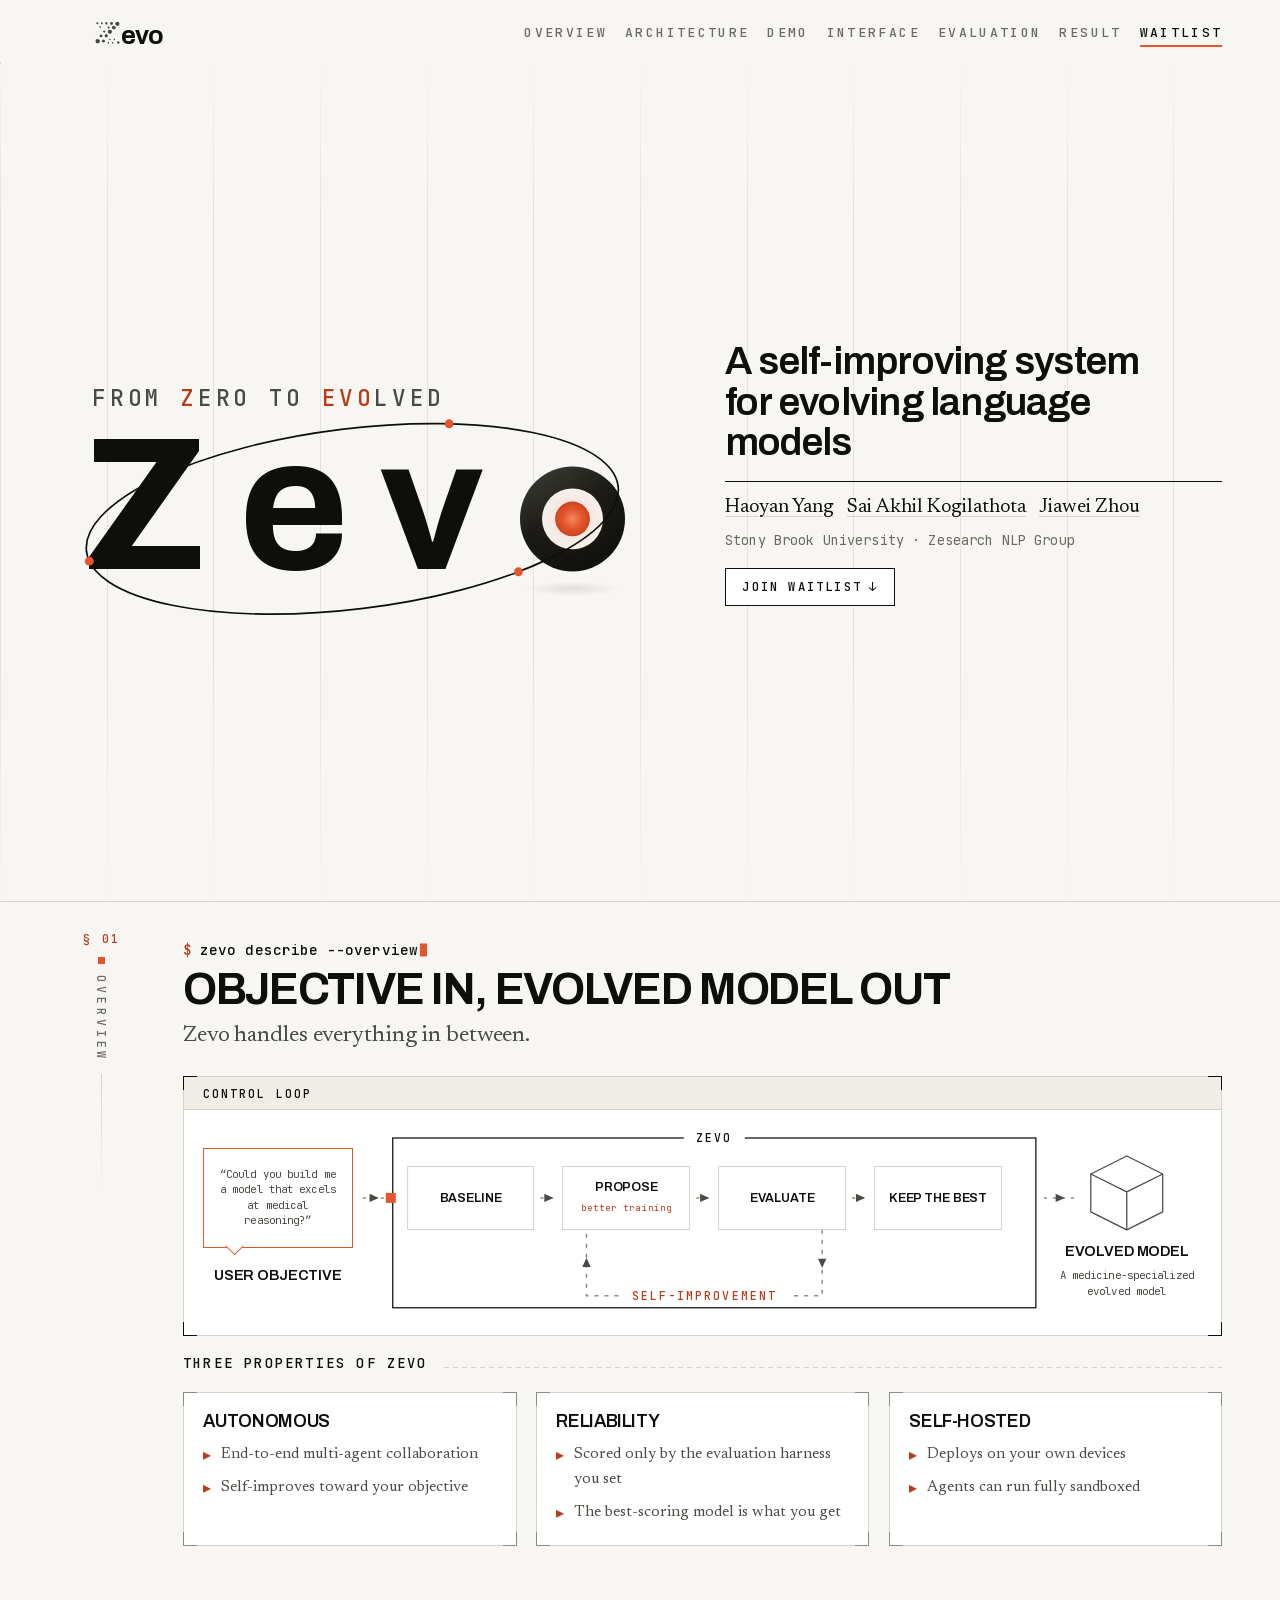
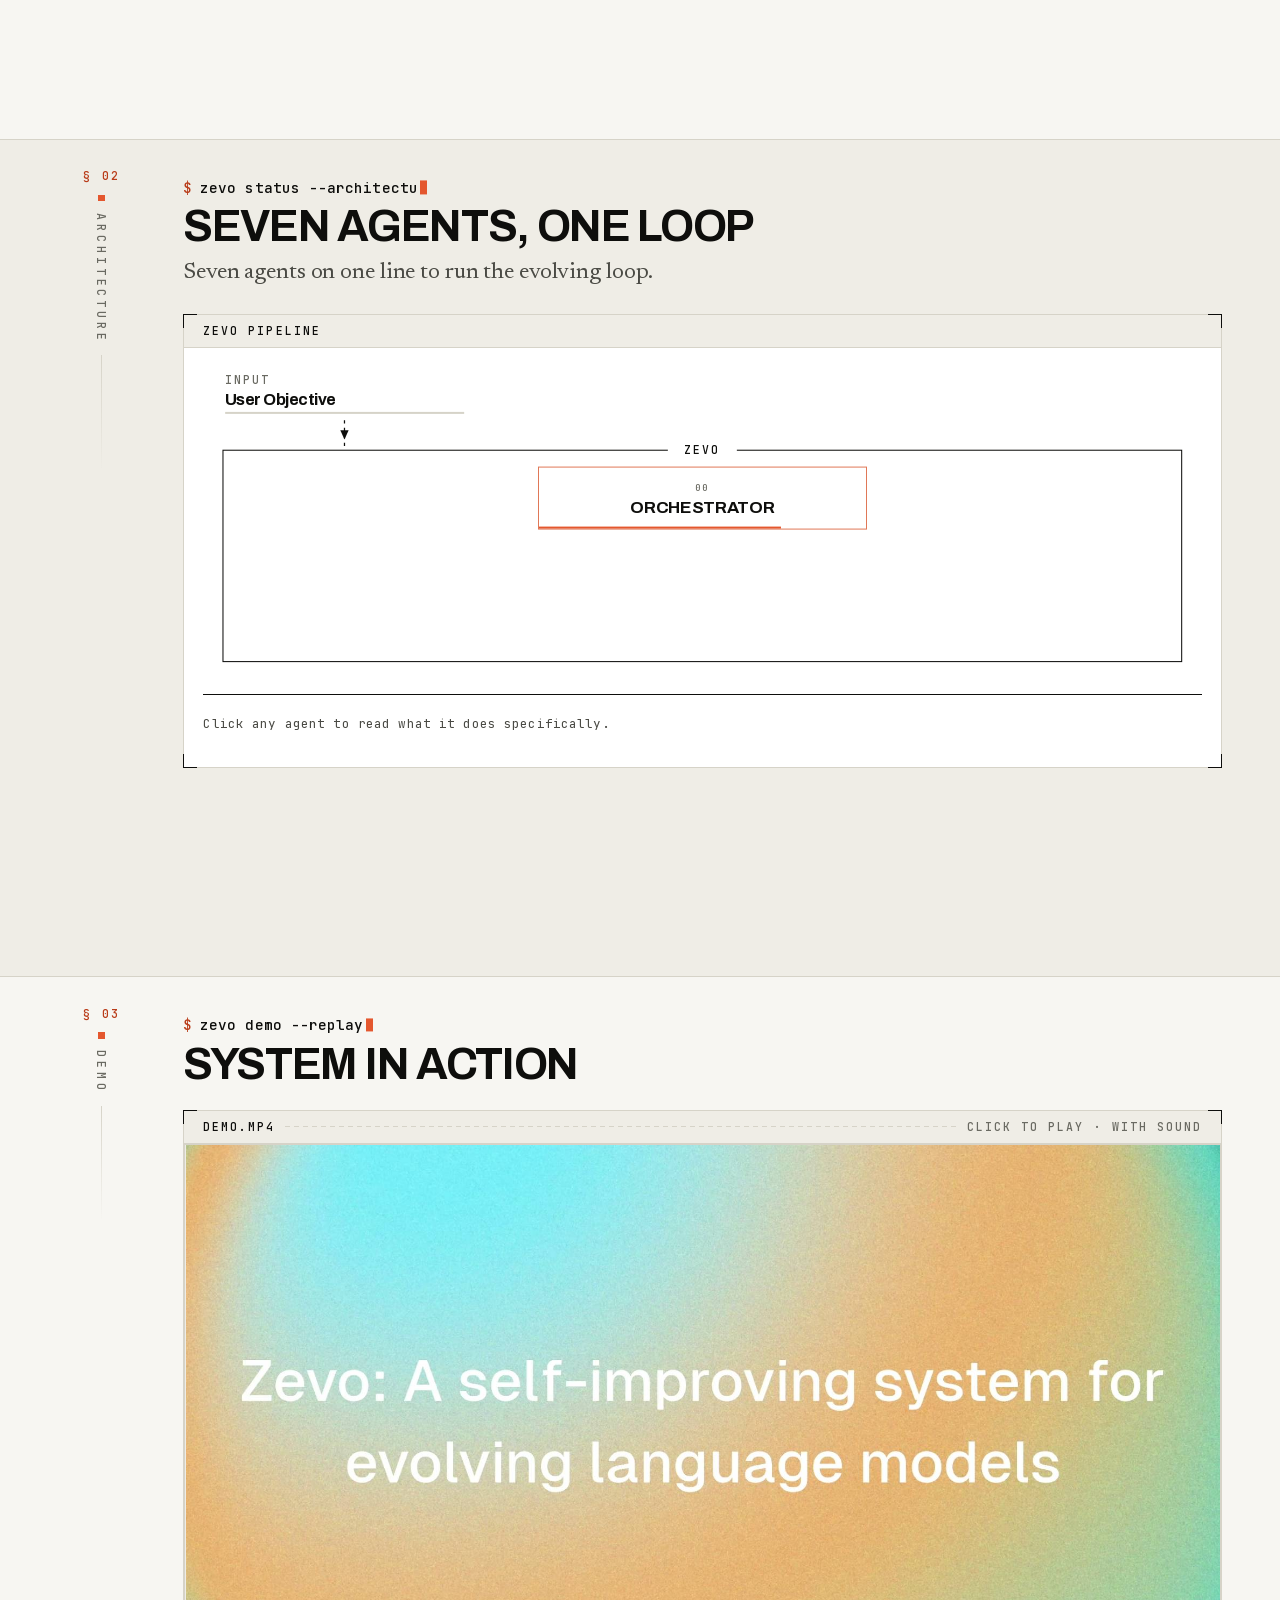
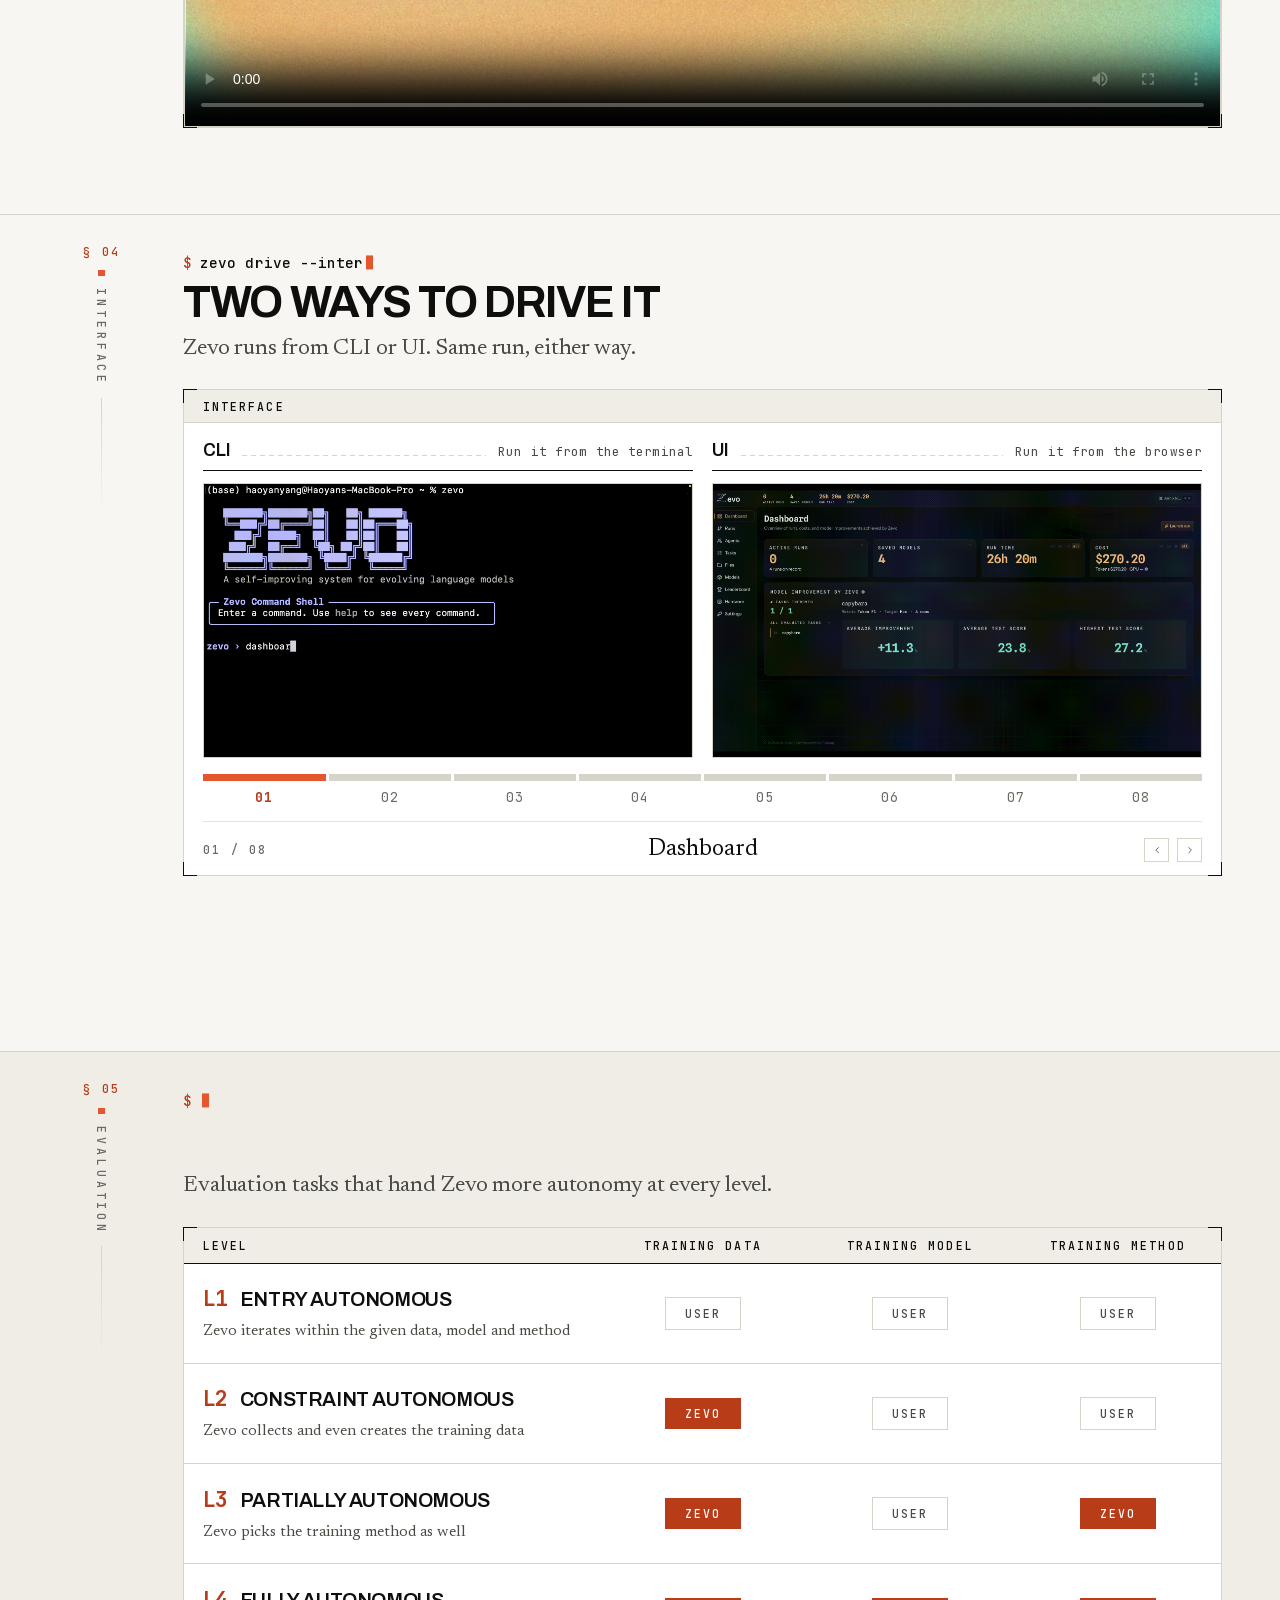
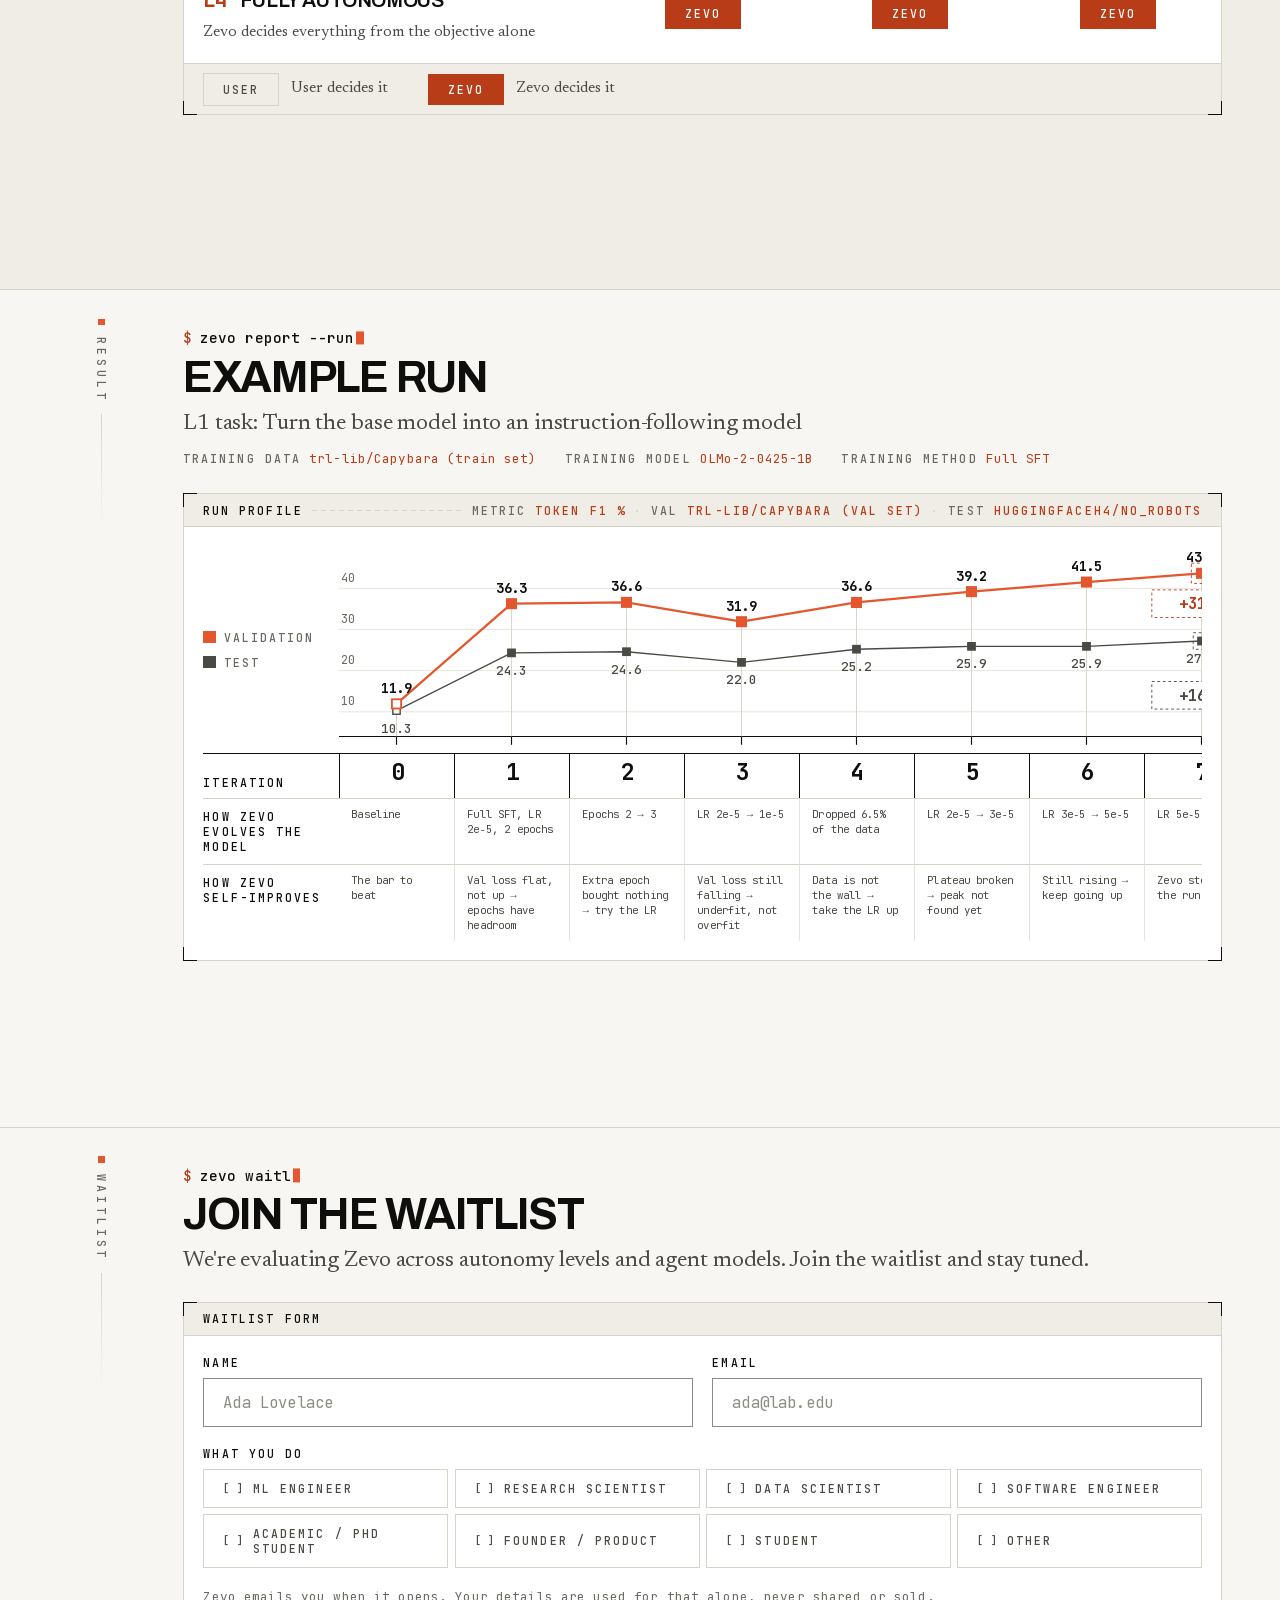
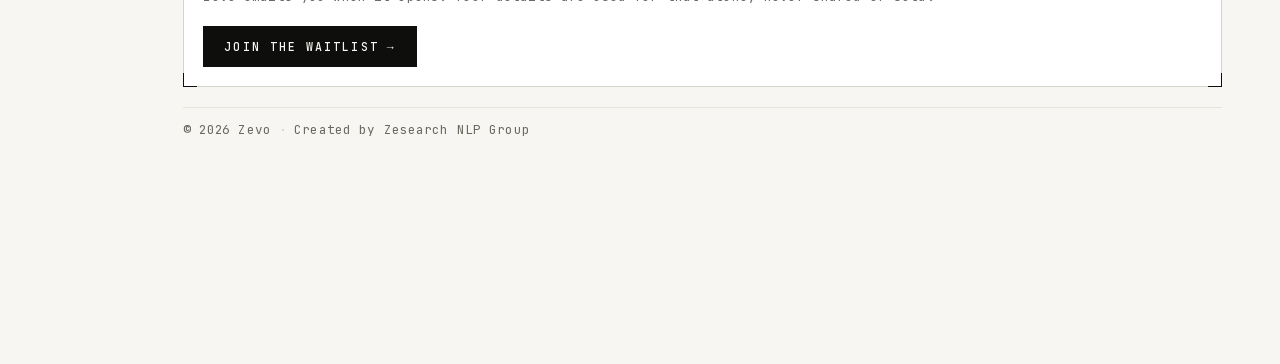
<file: index.html>
<!DOCTYPE html><!--lHns8SIu2EwBgJkXTcrl7--><html lang="en" class="__variable_2aad3c __variable_fb7d4f __variable_898c26 __variable_7611f3" style="--accent:#e4572e"><head><meta charSet="utf-8"/><meta name="viewport" content="width=device-width, initial-scale=1"/><link rel="preload" href="/_next/static/media/1a4aa50920b5315c-s.p.woff2" as="font" crossorigin="" type="font/woff2"/><link rel="preload" href="/_next/static/media/4b9bb515ce6d026f-s.p.woff2" as="font" crossorigin="" type="font/woff2"/><link rel="preload" href="/_next/static/media/558ca1a6aa3cb55e-s.p.woff2" as="font" crossorigin="" type="font/woff2"/><link rel="preload" href="/_next/static/media/5611c55482296524-s.p.woff2" as="font" crossorigin="" type="font/woff2"/><link rel="preload" href="/_next/static/media/966913bad25267a8-s.p.woff2" as="font" crossorigin="" type="font/woff2"/><link rel="preload" href="/_next/static/media/cd21efaca8026c00-s.p.woff2" as="font" crossorigin="" type="font/woff2"/><link rel="preload" as="image" href="/zevo-z.png"/><link rel="preload" as="image" href="/demos/cli-dashboard.gif"/><link rel="preload" as="image" href="/demos/ui-dashboard.gif"/><link rel="stylesheet" href="/_next/static/css/d5e0dd6acba599d2.css" data-precedence="next"/><link rel="stylesheet" href="/_next/static/css/24a6a4460e94649e.css" data-precedence="next"/><link rel="preload" as="script" fetchPriority="low" href="/_next/static/chunks/webpack-47a034d0d0f8ba83.js"/><script src="/_next/static/chunks/c7879cf7-c19b5d874770bbb7.js" async=""></script><script src="/_next/static/chunks/508-01af1d5586d23b75.js" async=""></script><script src="/_next/static/chunks/main-app-c6f4c97162b7fdfc.js" async=""></script><script src="/_next/static/chunks/a15d6827-5249830d63aa8efe.js" async=""></script><script src="/_next/static/chunks/941-52b110ec8b11964a.js" async=""></script><script src="/_next/static/chunks/app/page-4280e3c445c7ed9d.js" async=""></script><meta name="next-size-adjust" content=""/><title>Zevo — From Zero to Evolved</title><meta name="description" content="Zevo is a self-improving multi-agent system for evolving language models. Hand it a task, a test set and an eval harness; seven agents run the fine-tuning loop and keep only the checkpoints that score higher."/><meta name="author" content="Haoyan Yang"/><meta name="author" content="Sai Akhil Kogilathota"/><meta name="author" content="Jiawei Zhou"/><meta name="keywords" content="Zevo,self-improving agents,multi-agent systems,language model fine-tuning,Zesearch NLP Group,Stony Brook University"/><meta property="og:title" content="Zevo — From Zero to Evolved"/><meta property="og:description" content="A self-improving multi-agent system for evolving language models, from the Zesearch NLP Group at Stony Brook University."/><meta property="og:type" content="article"/><meta name="twitter:card" content="summary"/><meta name="twitter:title" content="Zevo — From Zero to Evolved"/><meta name="twitter:description" content="A self-improving multi-agent system for evolving language models, from the Zesearch NLP Group at Stony Brook University."/><link rel="icon" href="/icon.svg?2bb713b9a23e4a56" type="image/svg+xml" sizes="any"/><script src="/_next/static/chunks/polyfills-42372ed130431b0a.js" noModule=""></script></head><body class="min-h-screen bg-paper text-ink antialiased"><div hidden=""><!--$--><!--/$--></div><div class="relative"><header class="sticky top-0 z-50 transition-[background-color,border-color] duration-300 border-b border-transparent bg-transparent"><div class="shell flex h-[var(--bar-h)] items-center justify-between gap-4"><a aria-label="Zevo — back to the top" class="group ms-[var(--cover-inset)] flex min-w-0 items-end" href="/"><img src="/zevo-z.png" alt="" class="ms-[0.478rem] h-8 w-auto mix-blend-multiply"/><span class="-ml-[0.14em] font-display text-[1.6rem] font-bold leading-none tracking-[-0.05em] text-ink transition-colors group-hover:text-deep">evo</span></a><div class="flex min-w-0 items-center gap-2 sm:gap-4"><nav aria-label="Sections" class="hidden min-w-0 lg:block"><ul class="flex items-center gap-x-[clamp(0.5rem,1.4vw,1.35rem)] overflow-x-auto"><li class="shrink-0"><a aria-current="true" class="u-label inline-flex border-b-2 pb-1 pt-1.5 text-[0.82rem] transition-colors border-signal text-ink" href="/#overview">Overview</a></li><li class="shrink-0"><a class="u-label inline-flex border-b-2 pb-1 pt-1.5 text-[0.82rem] transition-colors border-transparent text-faint hover:text-ink" href="/#architecture">Architecture</a></li><li class="shrink-0"><a class="u-label inline-flex border-b-2 pb-1 pt-1.5 text-[0.82rem] transition-colors border-transparent text-faint hover:text-ink" href="/#demo">Demo</a></li><li class="shrink-0"><a class="u-label inline-flex border-b-2 pb-1 pt-1.5 text-[0.82rem] transition-colors border-transparent text-faint hover:text-ink" href="/#interface">Interface</a></li><li class="shrink-0"><a class="u-label inline-flex border-b-2 pb-1 pt-1.5 text-[0.82rem] transition-colors border-transparent text-faint hover:text-ink" href="/#evaluation">Evaluation</a></li><li class="shrink-0"><a class="u-label inline-flex border-b-2 pb-1 pt-1.5 text-[0.82rem] transition-colors border-transparent text-faint hover:text-ink" href="/#result">Result</a></li><li class="shrink-0"><a class="u-label inline-flex border-b-2 pb-1 pt-1.5 text-[0.82rem] transition-colors border-transparent text-faint hover:text-ink" href="/#waitlist">Waitlist</a></li></ul></nav></div></div><div aria-hidden="true" class="absolute inset-x-0 bottom-[-1px] h-[2px] origin-left bg-signal" style="transform:scaleX(0)"></div></header><section id="cover" aria-label="Zevo — From Zero to Evolved" class="relative h-[calc(100svh-var(--bar-h))] min-h-[26rem] w-full overflow-hidden bg-paper"><div aria-hidden="true" class="absolute inset-0 z-0" style="background-image:repeating-linear-gradient(to right, var(--hair) 0 1px, transparent 1px calc(100% / 12));mask-image:linear-gradient(to bottom, transparent, black 18%, black 72%, transparent);-webkit-mask-image:linear-gradient(to bottom, transparent, black 18%, black 72%, transparent)"></div><div class="absolute inset-0 z-10 transition-opacity duration-500"><canvas aria-hidden="true" class="absolute inset-0 h-full w-full"></canvas><div class="pointer-events-none absolute inset-x-0 bottom-[8%] z-10 flex flex-col items-center"><div class="u-pixel flex items-center gap-[max(0.85rem,1.5vw)] text-[clamp(1rem,1.75vw,1.95rem)] text-ink"><span>Zero</span><div class="flex h-[clamp(12px,2.1vh,24px)] gap-[max(2px,0.22vw)]" aria-hidden="true"><span class="h-full w-[clamp(10px,1.1vw,20px)] bg-rule"></span><span class="h-full w-[clamp(10px,1.1vw,20px)] bg-rule"></span><span class="h-full w-[clamp(10px,1.1vw,20px)] bg-rule"></span><span class="h-full w-[clamp(10px,1.1vw,20px)] bg-rule"></span><span class="h-full w-[clamp(10px,1.1vw,20px)] bg-rule"></span><span class="h-full w-[clamp(10px,1.1vw,20px)] bg-rule"></span><span class="h-full w-[clamp(10px,1.1vw,20px)] bg-rule"></span><span class="h-full w-[clamp(10px,1.1vw,20px)] bg-rule"></span><span class="h-full w-[clamp(10px,1.1vw,20px)] bg-rule"></span><span class="h-full w-[clamp(10px,1.1vw,20px)] bg-rule"></span><span class="h-full w-[clamp(10px,1.1vw,20px)] bg-rule"></span><span class="h-full w-[clamp(10px,1.1vw,20px)] bg-rule"></span><span class="h-full w-[clamp(10px,1.1vw,20px)] bg-rule"></span><span class="h-full w-[clamp(10px,1.1vw,20px)] bg-rule"></span></div><span>Evolved</span></div><p class="u-pixel mt-[2vh] text-center text-[clamp(0.88rem,1.35vw,1.5rem)] text-faint" aria-hidden="true">0%</p></div></div><div style="visibility:hidden;opacity:0" class="pointer-events-none absolute inset-0 z-20"><div class="shell shell-cover flex h-full flex-col pb-[2vh] pt-[1vh]"><div class="flex flex-1 items-center"><div class="flex w-full flex-col items-stretch gap-y-[clamp(1.25rem,3.5vh,2.75rem)] lg:flex-row lg:items-end lg:gap-x-[104px]"><div class="@container min-w-0 lg:basis-0 lg:grow-[51.95]"><p data-brand-item="true" class="ms-[0.366em] u-label-lg text-[clamp(0.95rem,3.4vw,1.4rem)] text-quiet lg:text-[min(4.22cqw,7.6svh)]">From <span class="zevo-mark">Z</span>ero to <span class="zevo-mark">Evo</span>lved</p><div data-wordmark="true" class="mt-[clamp(0.5rem,1.6vh,1.25rem)] font-display lg:mt-[2.28cqw] text-[clamp(3rem,min(18vw,16vh),8rem)] font-bold leading-[0.85] tracking-[-0.055em] lg:text-[min(35.2cqw,64svh)]"><span data-logo-box="true" class="relative inline-block align-baseline"><svg data-logo-back="true" class="pointer-events-none absolute left-0 top-0 z-0 h-full w-full overflow-visible"><defs><linearGradient id="zBody" x1="0.22" y1="0" x2="0.82" y2="1"><stop offset="0%" stop-color="#3a3a34"></stop><stop offset="42%" stop-color="#1a1a16"></stop><stop offset="100%" stop-color="#0e0e0c"></stop></linearGradient><radialGradient id="zOrb"><stop offset="0%" stop-color="#f0895f"></stop><stop offset="55.00000000000001%" stop-color="#e4572e"></stop><stop offset="86%" stop-color="#d84a22"></stop><stop offset="100%" stop-color="#c2401c"></stop></radialGradient><radialGradient id="zBloom"><stop offset="0%" stop-color="#e4572e" stop-opacity="0.34"></stop><stop offset="18%" stop-color="#e4572e" stop-opacity="0.2"></stop><stop offset="36%" stop-color="#e4572e" stop-opacity="0.1"></stop><stop offset="56%" stop-color="#e4572e" stop-opacity="0.05"></stop><stop offset="78%" stop-color="#e4572e" stop-opacity="0.015"></stop><stop offset="100%" stop-color="#e4572e" stop-opacity="0"></stop></radialGradient><radialGradient id="zShadow"><stop offset="0%" stop-color="#0e0e0c" stop-opacity="0.22"></stop><stop offset="100%" stop-color="#0e0e0c" stop-opacity="0"></stop></radialGradient><mask id="zHole" maskUnits="userSpaceOnUse" x="-200" y="-200" width="400" height="400"><rect x="-200" y="-200" width="400" height="400" fill="#fff"></rect><circle data-hole="true" cx="0" cy="0" r="0" fill="#000"></circle></mask></defs><path data-ring-back="true" d="" fill="none" stroke="#0e0e0c" stroke-linecap="round"></path></svg><span class="relative z-10"><span data-wordmark-text="true" class="text-ink">Zev</span><span data-o="true" class="text-transparent" style="opacity:0">o</span></span><svg data-logo-front="true" class="pointer-events-none absolute left-0 top-0 z-20 h-full w-full overflow-visible"><g data-robot="true"><ellipse data-shadow="true" cx="0" cy="133" rx="90" ry="14" fill="url(#zShadow)"></ellipse><g data-head="true"><ellipse cx="0" cy="-152" rx="72" ry="59" fill="url(#zBody)"></ellipse><circle cx="7" cy="-133" r="32.583333333333336" fill="url(#zBloom)"></circle><circle cx="7" cy="-133" r="8.5" fill="url(#zOrb)"></circle></g><circle cx="0" cy="0" r="100" fill="url(#zBody)" mask="url(#zHole)"></circle><circle data-navel-bloom="true" cx="9" cy="3" r="92" fill="url(#zBloom)"></circle><g data-navel-ring="true"><circle cx="9" cy="3" r="47" fill="none" stroke="#e4572e" stroke-opacity="0.034" stroke-width="6.75"></circle><circle cx="9" cy="3" r="47" fill="none" stroke="#e4572e" stroke-opacity="0.068" stroke-width="3.3000000000000003"></circle><circle cx="9" cy="3" r="47" fill="none" stroke="#e4572e" stroke-opacity="0.28900000000000003" stroke-width="1.5"></circle></g><circle data-navel-core="true" cx="9" cy="3" r="24" fill="url(#zOrb)"></circle></g><path data-ring-front="true" d="" fill="none" stroke="#0e0e0c" stroke-linecap="round"></path></svg></span></div></div><div class="@container min-w-0 lg:basis-0 lg:grow-[48.05] lg:pb-[1vh]"><p data-brand-item="true" class="u-display-sm w-fit border-b border-ink pb-[clamp(1rem,2.4vh,1.75rem)] text-[clamp(1.5rem,5.2vw,2.2rem)] lg:pb-[3.7cqw] lg:text-[7.77cqw]"><span class="block">A self-improving system</span><span class="block">for evolving language models</span></p><div data-brand-item="true" class="pt-3 lg:pt-[1.97cqw]"><ul class="flex flex-wrap items-baseline gap-x-4 gap-y-1 lg:gap-x-[2.62cqw]"><li><a href="mailto:haoyan.yang@stonybrook.edu" class="font-text text-[clamp(1.05rem,1.6vw,1.5rem)] text-ink underline lg:text-[3.94cqw] decoration-rule decoration-1 underline-offset-4 transition-colors hover:decoration-signal hover:text-deep">Haoyan Yang</a></li><li><a href="mailto:saiakhil121@gmail.com" class="font-text text-[clamp(1.05rem,1.6vw,1.5rem)] text-ink underline lg:text-[3.94cqw] decoration-rule decoration-1 underline-offset-4 transition-colors hover:decoration-signal hover:text-deep">Sai Akhil Kogilathota</a></li><li><a href="mailto:jiawei.zhou.1@stonybrook.edu" class="font-text text-[clamp(1.05rem,1.6vw,1.5rem)] text-ink underline lg:text-[3.94cqw] decoration-rule decoration-1 underline-offset-4 transition-colors hover:decoration-signal hover:text-deep">Jiawei Zhou</a></li></ul><p class="u-caption mt-2 text-[clamp(0.8rem,1.16vw,1.05rem)] text-faint lg:mt-[1.31cqw] lg:text-[2.75cqw]">Stony Brook University · Zesearch NLP Group</p></div><div data-brand-item="true" class="mt-[clamp(0.9rem,2.2vh,1.5rem)] flex flex-wrap items-center gap-3 lg:mt-[3.4cqw] lg:gap-[1.97cqw]"><a href="#waitlist" class="u-label group inline-flex items-center gap-2 border border-ink bg-plate px-5 py-3 text-[0.94rem] text-ink transition-colors hover:border-deep hover:text-deep lg:gap-[1.31cqw] lg:px-[3.28cqw] lg:py-[1.97cqw] lg:text-[2.47cqw]">Join waitlist<span aria-hidden="true" class="transition-transform group-hover:translate-y-0.5">↓</span></a></div></div></div></div></div></div></section><main><section id="overview" class="band bg-paper band-screen"><div class="shell"><div class="pane-grid"><div class="hidden xl:block"><div class="sticky top-[calc(var(--bar-h)+1rem)] flex flex-col items-center gap-[clamp(0.6rem,0.9vw,1.4rem)]"><span class="u-label text-[var(--t-rail)] text-deep">§ <!-- -->01</span><span aria-hidden="true" class="h-[clamp(0.375rem,0.5vw,0.7rem)] w-[clamp(0.375rem,0.5vw,0.7rem)] bg-signal"></span><span aria-hidden="true" class="u-label text-[var(--t-rail)] text-faint" style="writing-mode:vertical-rl;letter-spacing:0.34em">Overview</span><span aria-hidden="true" class="h-[clamp(6rem,9vw,14rem)] w-[var(--rule-w)]" style="background:linear-gradient(180deg, var(--rule), transparent)"></span></div></div><div class="min-w-0"><header class="pane-head"><p class="u-label text-[var(--t-rail)] text-faint xl:hidden">§ 01 — <!-- -->Overview</p><div class="mt-[var(--head-lead)] flex flex-col gap-[var(--head-lead)]"><p class="u-cmd flex min-w-0 items-baseline"><span aria-hidden="true" class="mr-2 shrink-0 text-deep">$</span><span class="inline-grid min-w-0"><span aria-hidden="true" class="invisible col-start-1 row-start-1 break-words">zevo describe --overview<span class="caret"></span></span><span class="col-start-1 row-start-1 break-words"><span class="sr-only">zevo describe --overview</span><span aria-hidden="true">zevo describe --overview</span><span aria-hidden="true" class="caret blink"></span></span></span></p><h2 class="u-pane-title min-w-0" data-reveal="true">Objective in, evolved model out</h2></div><p class="u-standfirst mt-[var(--head-lead)]">Zevo handles everything in between.</p></header><div class="panel " data-reveal="true"><span aria-hidden="true"><span class="pointer-events-none absolute h-[var(--bracket)] w-[var(--bracket)]" style="left:calc(var(--rule-w) * -1);top:calc(var(--rule-w) * -1);border-color:var(--ink);border-left-width:var(--rule-w);border-top-width:var(--rule-w)"></span><span class="pointer-events-none absolute h-[var(--bracket)] w-[var(--bracket)]" style="right:calc(var(--rule-w) * -1);top:calc(var(--rule-w) * -1);border-color:var(--ink);border-right-width:var(--rule-w);border-top-width:var(--rule-w)"></span><span class="pointer-events-none absolute h-[var(--bracket)] w-[var(--bracket)]" style="left:calc(var(--rule-w) * -1);bottom:calc(var(--rule-w) * -1);border-color:var(--ink);border-left-width:var(--rule-w);border-bottom-width:var(--rule-w)"></span><span class="pointer-events-none absolute h-[var(--bracket)] w-[var(--bracket)]" style="right:calc(var(--rule-w) * -1);bottom:calc(var(--rule-w) * -1);border-color:var(--ink);border-right-width:var(--rule-w);border-bottom-width:var(--rule-w)"></span></span><header class="panel-bar panel-head"><span class="u-label text-ink">control loop</span></header><div class="panel-body"><div class="overflow-x-auto"><p class="u-label mb-3 text-faint md:hidden">Scroll the figure sideways →</p><div class="flow-plate @container relative mx-auto w-full min-w-[40rem]" style="aspect-ratio:1000 / 186"><svg viewBox="0 0 1000 186" class="absolute inset-0 h-full w-full overflow-visible" aria-hidden="true"><rect x="190" y="8" width="644" height="170" fill="none" stroke="#0e0e0c" stroke-width="1.25"></rect><line x1="160" y1="68" x2="182" y2="68" stroke="#8c8c84" stroke-width="1.5" stroke-dasharray="3 6" class="agent-flow" style="animation-duration:2.4s"></line><path d="M -4.2 -4.2 L 5 0 L -4.2 4.2 Z" fill="#4a4a44" transform="translate(171 68)"></path><g><line x1="338" y1="68" x2="354" y2="68" stroke="#8c8c84" stroke-width="1.5" stroke-dasharray="3 6" class="agent-flow" style="animation-duration:2.4s"></line><path d="M -4.2 -4.2 L 5 0 L -4.2 4.2 Z" fill="#4a4a44" transform="translate(346 68)"></path></g><g><line x1="494" y1="68" x2="510" y2="68" stroke="#8c8c84" stroke-width="1.5" stroke-dasharray="3 6" class="agent-flow" style="animation-duration:2.4s"></line><path d="M -4.2 -4.2 L 5 0 L -4.2 4.2 Z" fill="#4a4a44" transform="translate(502 68)"></path></g><g><line x1="650" y1="68" x2="666" y2="68" stroke="#8c8c84" stroke-width="1.5" stroke-dasharray="3 6" class="agent-flow" style="animation-duration:2.4s"></line><path d="M -4.2 -4.2 L 5 0 L -4.2 4.2 Z" fill="#4a4a44" transform="translate(658 68)"></path></g><g style="stroke:#8c8c84"><path d="M 620 100 V 166 H 384 V 100" fill="none" stroke-width="1.5" stroke-dasharray="4 6" class="agent-flow" style="animation-duration:2.6s"></path><path d="M -4.2 -4.2 L 5 0 L -4.2 4.2 Z" fill="#4a4a44" stroke="none" transform="translate(620 133) rotate(90)"></path><path d="M -4.2 -4.2 L 5 0 L -4.2 4.2 Z" fill="#4a4a44" stroke="none" transform="translate(384 133) rotate(-90)"></path></g><line x1="842" y1="68" x2="874" y2="68" stroke="#8c8c84" stroke-width="1.5" stroke-dasharray="3 6" class="agent-flow" style="animation-duration:2.4s"></line><path d="M -4.2 -4.2 L 5 0 L -4.2 4.2 Z" fill="#4a4a44" transform="translate(858 68)"></path><path d="M 452 152 C 457.67 150.33 474.67 145.5 486 142 C 497.33 138.5 508.33 135.5 520 131 C 531.67 126.5 550 117.67 556 115" pathLength="1" fill="none" stroke="#e4572e" stroke-width="1.4" stroke-dasharray="0 1" opacity="0"></path><rect x="-3" y="-3" width="6" height="6" fill="#8c8c84" opacity="0" transform="translate(452 152)"></rect><rect x="-3" y="-3" width="6" height="6" fill="#e4572e" opacity="0" transform="translate(486 142)"></rect><rect x="-3" y="-3" width="6" height="6" fill="#e4572e" opacity="0" transform="translate(520 131)"></rect><path d="M -4.2 -4.2 L 5 0 L -4.2 4.2 Z" fill="#e4572e" opacity="0" transform="translate(556 115) rotate(-23.96)"></path><g class="flow-bob" fill="none" stroke-width="1.25" style="stroke:#4a4a44"><path d="M 925 26 L 961 44 L 961 82 L 925 100 L 889 82 L 889 44 Z" stroke-linejoin="round"></path><path d="M 889 44 L 925 62 L 961 44 M 925 62 V 100" stroke-linejoin="round"></path></g><rect x="155" y="63" width="10" height="10" fill="#e4572e"></rect></svg><div class="absolute flex flex-col items-center" style="left:0%;width:15%;top:9.68%;border-color:#d6d3c8;color:#4a4a44"><div class="relative flex w-full items-center justify-center border bg-plate px-[0.9em] py-[1em] text-center" style="border-color:inherit"><span class="u-data leading-[1.45] tracking-[0.01em] text-[max(0.52rem,1.08cqw)]">“Could you build me a model that excels at medical reasoning?”</span><span aria-hidden="true" class="absolute bottom-0 border-b border-r bg-plate" style="left:16%;width:9%;aspect-ratio:1;transform:translateY(50%) rotate(45deg);border-color:inherit"></span></div><span class="mt-[1.4em] font-display font-semibold uppercase leading-none tracking-[-0.01em] text-[max(0.62rem,1.45cqw)]" style="color:#0e0e0c">User Objective</span></div><div class="absolute flex flex-col items-center gap-[0.55em] text-center" style="left:85%;width:15%;top:61.29%;color:#4a4a44"><span class="font-display font-semibold uppercase leading-none tracking-[-0.01em] text-[max(0.62rem,1.45cqw)]" style="color:#0e0e0c">Evolved Model</span><span class="u-data leading-[1.45] tracking-[0.01em] text-[max(0.52rem,1.08cqw)]">A medicine-specialized evolved model</span></div><div class="absolute z-10 -translate-x-1/2 -translate-y-1/2" style="left:51.2%;top:4.3%"><span class="u-label whitespace-nowrap bg-plate px-3 text-ink">Zevo</span></div><div class="absolute z-10 -translate-x-1/2 -translate-y-1/2" style="left:50.2%;top:89.25%"><span class="u-label whitespace-nowrap bg-plate px-3 text-deep">self-improvement</span></div><div class="absolute flex -translate-x-1/2 -translate-y-1/2 items-center justify-center border bg-plate text-center" style="left:26.8%;top:36.56%;width:12.8%;height:34.41%;border-color:#d6d3c8;color:#0e0e0c"><span class="flex flex-col items-center gap-[0.45em] px-[0.5em]"><span class="font-display font-semibold uppercase leading-none tracking-[-0.01em] text-[max(0.56rem,1.25cqw)] whitespace-nowrap">Baseline</span></span></div><div class="absolute flex -translate-x-1/2 -translate-y-1/2 items-center justify-center border bg-plate text-center" style="left:42.4%;top:36.56%;width:12.8%;height:34.41%;border-color:#d6d3c8;color:#0e0e0c"><span class="flex flex-col items-center gap-[0.45em] px-[0.5em]"><span class="font-display font-semibold uppercase leading-none tracking-[-0.01em] text-[max(0.56rem,1.25cqw)] whitespace-nowrap">Propose</span><span class="u-data whitespace-nowrap leading-[1.35] tracking-[0.01em] text-deep text-[max(0.48rem,0.92cqw)]">better training</span></span></div><div class="absolute flex -translate-x-1/2 -translate-y-1/2 items-center justify-center border bg-plate text-center" style="left:58%;top:36.56%;width:12.8%;height:34.41%;border-color:#d6d3c8;color:#0e0e0c"><span class="flex flex-col items-center gap-[0.45em] px-[0.5em]"><span class="font-display font-semibold uppercase leading-none tracking-[-0.01em] text-[max(0.56rem,1.25cqw)] whitespace-nowrap">Evaluate</span></span></div><div class="absolute flex -translate-x-1/2 -translate-y-1/2 items-center justify-center border bg-plate text-center" style="left:73.6%;top:36.56%;width:12.8%;height:34.41%;border-color:#d6d3c8;color:#0e0e0c"><span class="flex flex-col items-center gap-[0.45em] px-[0.5em]"><span class="font-display font-semibold uppercase leading-none tracking-[-0.01em] text-[max(0.56rem,1.25cqw)] whitespace-nowrap">Keep the best</span></span></div></div></div></div></div><div class="stack-gap flex items-baseline gap-4 pb-[var(--gap-stack)]"><p class="u-label-lg text-ink">Three properties of Zevo</p><span aria-hidden="true" class="rule-dashed hidden min-w-6 flex-1 sm:block"></span></div><ul class="grid gap-[var(--gap-stack)] md:grid-cols-3"><li class="min-w-0"><div class="panel h-full" data-reveal="true"><span aria-hidden="true"><span class="pointer-events-none absolute h-[var(--bracket)] w-[var(--bracket)]" style="left:calc(var(--rule-w) * -1);top:calc(var(--rule-w) * -1);border-color:var(--mute);border-left-width:var(--rule-w);border-top-width:var(--rule-w)"></span><span class="pointer-events-none absolute h-[var(--bracket)] w-[var(--bracket)]" style="right:calc(var(--rule-w) * -1);top:calc(var(--rule-w) * -1);border-color:var(--mute);border-right-width:var(--rule-w);border-top-width:var(--rule-w)"></span><span class="pointer-events-none absolute h-[var(--bracket)] w-[var(--bracket)]" style="left:calc(var(--rule-w) * -1);bottom:calc(var(--rule-w) * -1);border-color:var(--mute);border-left-width:var(--rule-w);border-bottom-width:var(--rule-w)"></span><span class="pointer-events-none absolute h-[var(--bracket)] w-[var(--bracket)]" style="right:calc(var(--rule-w) * -1);bottom:calc(var(--rule-w) * -1);border-color:var(--mute);border-right-width:var(--rule-w);border-bottom-width:var(--rule-w)"></span></span><div class="panel-body"><h3 class="u-display-sm text-[var(--t-h3)] uppercase">Autonomous</h3><ul class="mt-3 space-y-2"><li class="u-body-sm flex gap-2.5"><span aria-hidden="true" class="u-data shrink-0 text-deep">▸</span><span>End-to-end multi-agent collaboration</span></li><li class="u-body-sm flex gap-2.5"><span aria-hidden="true" class="u-data shrink-0 text-deep">▸</span><span>Self-improves toward your objective</span></li></ul></div></div></li><li class="min-w-0"><div class="panel h-full" data-reveal="true"><span aria-hidden="true"><span class="pointer-events-none absolute h-[var(--bracket)] w-[var(--bracket)]" style="left:calc(var(--rule-w) * -1);top:calc(var(--rule-w) * -1);border-color:var(--mute);border-left-width:var(--rule-w);border-top-width:var(--rule-w)"></span><span class="pointer-events-none absolute h-[var(--bracket)] w-[var(--bracket)]" style="right:calc(var(--rule-w) * -1);top:calc(var(--rule-w) * -1);border-color:var(--mute);border-right-width:var(--rule-w);border-top-width:var(--rule-w)"></span><span class="pointer-events-none absolute h-[var(--bracket)] w-[var(--bracket)]" style="left:calc(var(--rule-w) * -1);bottom:calc(var(--rule-w) * -1);border-color:var(--mute);border-left-width:var(--rule-w);border-bottom-width:var(--rule-w)"></span><span class="pointer-events-none absolute h-[var(--bracket)] w-[var(--bracket)]" style="right:calc(var(--rule-w) * -1);bottom:calc(var(--rule-w) * -1);border-color:var(--mute);border-right-width:var(--rule-w);border-bottom-width:var(--rule-w)"></span></span><div class="panel-body"><h3 class="u-display-sm text-[var(--t-h3)] uppercase">Reliability</h3><ul class="mt-3 space-y-2"><li class="u-body-sm flex gap-2.5"><span aria-hidden="true" class="u-data shrink-0 text-deep">▸</span><span>Scored only by the evaluation harness you set</span></li><li class="u-body-sm flex gap-2.5"><span aria-hidden="true" class="u-data shrink-0 text-deep">▸</span><span>The best-scoring model is what you get</span></li></ul></div></div></li><li class="min-w-0"><div class="panel h-full" data-reveal="true"><span aria-hidden="true"><span class="pointer-events-none absolute h-[var(--bracket)] w-[var(--bracket)]" style="left:calc(var(--rule-w) * -1);top:calc(var(--rule-w) * -1);border-color:var(--mute);border-left-width:var(--rule-w);border-top-width:var(--rule-w)"></span><span class="pointer-events-none absolute h-[var(--bracket)] w-[var(--bracket)]" style="right:calc(var(--rule-w) * -1);top:calc(var(--rule-w) * -1);border-color:var(--mute);border-right-width:var(--rule-w);border-top-width:var(--rule-w)"></span><span class="pointer-events-none absolute h-[var(--bracket)] w-[var(--bracket)]" style="left:calc(var(--rule-w) * -1);bottom:calc(var(--rule-w) * -1);border-color:var(--mute);border-left-width:var(--rule-w);border-bottom-width:var(--rule-w)"></span><span class="pointer-events-none absolute h-[var(--bracket)] w-[var(--bracket)]" style="right:calc(var(--rule-w) * -1);bottom:calc(var(--rule-w) * -1);border-color:var(--mute);border-right-width:var(--rule-w);border-bottom-width:var(--rule-w)"></span></span><div class="panel-body"><h3 class="u-display-sm text-[var(--t-h3)] uppercase">Self-hosted</h3><ul class="mt-3 space-y-2"><li class="u-body-sm flex gap-2.5"><span aria-hidden="true" class="u-data shrink-0 text-deep">▸</span><span>Deploys on your own devices</span></li><li class="u-body-sm flex gap-2.5"><span aria-hidden="true" class="u-data shrink-0 text-deep">▸</span><span>Agents can run fully sandboxed</span></li></ul></div></div></li></ul></div></div></div></section><section id="architecture" class="band bg-shade band-screen"><div class="shell"><div class="pane-grid"><div class="hidden xl:block"><div class="sticky top-[calc(var(--bar-h)+1rem)] flex flex-col items-center gap-[clamp(0.6rem,0.9vw,1.4rem)]"><span class="u-label text-[var(--t-rail)] text-deep">§ <!-- -->02</span><span aria-hidden="true" class="h-[clamp(0.375rem,0.5vw,0.7rem)] w-[clamp(0.375rem,0.5vw,0.7rem)] bg-signal"></span><span aria-hidden="true" class="u-label text-[var(--t-rail)] text-faint" style="writing-mode:vertical-rl;letter-spacing:0.34em">Architecture</span><span aria-hidden="true" class="h-[clamp(6rem,9vw,14rem)] w-[var(--rule-w)]" style="background:linear-gradient(180deg, var(--rule), transparent)"></span></div></div><div class="min-w-0"><header class="pane-head"><p class="u-label text-[var(--t-rail)] text-faint xl:hidden">§ 02 — <!-- -->Architecture</p><div class="mt-[var(--head-lead)] flex flex-col gap-[var(--head-lead)]"><p class="u-cmd flex min-w-0 items-baseline"><span aria-hidden="true" class="mr-2 shrink-0 text-deep">$</span><span class="inline-grid min-w-0"><span aria-hidden="true" class="invisible col-start-1 row-start-1 break-words">zevo status --architecture<span class="caret"></span></span><span class="col-start-1 row-start-1 break-words"><span class="sr-only">zevo status --architecture</span><span aria-hidden="true">zevo status --architecture</span><span aria-hidden="true" class="caret blink"></span></span></span></p><h2 class="u-pane-title min-w-0" data-reveal="true">Seven agents, one loop</h2></div><p class="u-standfirst mt-[var(--head-lead)]">Seven agents on one line to run the evolving loop.</p></header><div class="panel " data-reveal="true"><span aria-hidden="true"><span class="pointer-events-none absolute h-[var(--bracket)] w-[var(--bracket)]" style="left:calc(var(--rule-w) * -1);top:calc(var(--rule-w) * -1);border-color:var(--ink);border-left-width:var(--rule-w);border-top-width:var(--rule-w)"></span><span class="pointer-events-none absolute h-[var(--bracket)] w-[var(--bracket)]" style="right:calc(var(--rule-w) * -1);top:calc(var(--rule-w) * -1);border-color:var(--ink);border-right-width:var(--rule-w);border-top-width:var(--rule-w)"></span><span class="pointer-events-none absolute h-[var(--bracket)] w-[var(--bracket)]" style="left:calc(var(--rule-w) * -1);bottom:calc(var(--rule-w) * -1);border-color:var(--ink);border-left-width:var(--rule-w);border-bottom-width:var(--rule-w)"></span><span class="pointer-events-none absolute h-[var(--bracket)] w-[var(--bracket)]" style="right:calc(var(--rule-w) * -1);bottom:calc(var(--rule-w) * -1);border-color:var(--ink);border-right-width:var(--rule-w);border-bottom-width:var(--rule-w)"></span></span><header class="panel-bar panel-head"><span class="u-label text-ink">zevo pipeline</span></header><div class="panel-body"><div class="flex h-full flex-col"><div class="overflow-x-auto pb-1"><p class="u-label mb-3 text-faint md:hidden">Scroll the figure sideways →</p><div class="@container relative mx-auto w-full min-w-[47.5rem]" style="aspect-ratio:1200 / 364"><svg viewBox="0 0 1200 364" class="absolute inset-0 h-full w-full overflow-visible" aria-hidden="true"><rect x="24" y="100" width="1152" height="254" fill="none" stroke="#0e0e0c" stroke-width="1.25"></rect><g><line x1="205.4" y1="266" x2="234.6" y2="266" stroke="#8c8c84" stroke-width="1.5" stroke-dasharray="3 6" class="agent-flow" style="animation-duration:2.4s"></line><path d="M -5 -5 L 6 0 L -5 5 Z" fill="#4a4a44" transform="translate(220 266)"></path></g><g><line x1="395.4" y1="266" x2="424.6" y2="266" stroke="#8c8c84" stroke-width="1.5" stroke-dasharray="3 6" class="agent-flow" style="animation-duration:2.4s"></line><path d="M -5 -5 L 6 0 L -5 5 Z" fill="#4a4a44" transform="translate(410 266)"></path></g><g><line x1="585.4" y1="266" x2="614.6" y2="266" stroke="#8c8c84" stroke-width="1.5" stroke-dasharray="3 6" class="agent-flow" style="animation-duration:2.4s"></line><path d="M -5 -5 L 6 0 L -5 5 Z" fill="#4a4a44" transform="translate(600 266)"></path></g><g><line x1="775.4" y1="266" x2="804.6" y2="266" stroke="#8c8c84" stroke-width="1.5" stroke-dasharray="3 6" class="agent-flow" style="animation-duration:2.4s"></line><path d="M -5 -5 L 6 0 L -5 5 Z" fill="#4a4a44" transform="translate(790 266)"></path></g><g><line x1="965.4" y1="266" x2="994.6" y2="266" stroke="#8c8c84" stroke-width="1.5" stroke-dasharray="3 6" class="agent-flow" style="animation-duration:2.4s"></line><path d="M -5 -5 L 6 0 L -5 5 Z" fill="#4a4a44" transform="translate(980 266)"></path></g><path d="M 435 158 C 435 228 125 218 125 224" fill="none" stroke="#d6d3c8" stroke-width="1.5" style="opacity:0.45"></path><path d="M 501 158 C 501 228 315 218 315 224" fill="none" stroke="#d6d3c8" stroke-width="1.5" style="opacity:0.45"></path><path d="M 567 158 C 567 228 505 218 505 224" fill="none" stroke="#d6d3c8" stroke-width="1.5" style="opacity:0.45"></path><path d="M 633 158 C 633 228 695 218 695 224" fill="none" stroke="#d6d3c8" stroke-width="1.5" style="opacity:0.45"></path><path d="M 699 158 C 699 228 885 218 885 224" fill="none" stroke="#d6d3c8" stroke-width="1.5" style="opacity:0.45"></path><path d="M 765 158 C 765 228 1075 218 1075 224" fill="none" stroke="#d6d3c8" stroke-width="1.5" style="opacity:0.45"></path><g><path d="M 885 306 V 330 H 315 V 306" fill="none" stroke="#8c8c84" stroke-width="1.5" stroke-dasharray="4 6" class="agent-flow" style="animation-duration:2.6s"></path><path d="M -5 -5 L 6 0 L -5 5 Z" fill="#4a4a44" transform="translate(885 318) rotate(90)"></path><path d="M -5 -5 L 6 0 L -5 5 Z" fill="#4a4a44" transform="translate(315 318) rotate(-90)"></path></g><line x1="170" y1="64" x2="170" y2="98" stroke="#0e0e0c" stroke-width="1.5" stroke-dasharray="4 5" class="agent-flow" style="animation-duration:3s"></line><path d="M -5 -5 L 6 0 L -5 5 Z" fill="#0e0e0c" transform="translate(170 81) rotate(90)"></path><line x1="1030" y1="98" x2="1030" y2="64" stroke="#0e0e0c" stroke-width="1.5" stroke-dasharray="4 5" class="agent-flow" style="animation-duration:3s"></line><path d="M -5 -5 L 6 0 L -5 5 Z" fill="#0e0e0c" transform="translate(1030 81) rotate(-90)"></path><rect x="120" y="261" width="10" height="10" fill="#e4572e"></rect></svg><div class="absolute -translate-x-1/2 -translate-y-1/2 " style="left:10.42%;top:73.08%;width:13.4%"><button type="button" aria-pressed="false" class="flex w-full cursor-pointer flex-col items-start gap-[0.35em] whitespace-nowrap border bg-plate px-[0.7em] py-[0.6em] text-left text-[clamp(0.44rem,1.05cqw,1.35rem)]" style="border-color:#d6d3c8"><span class="u-data font-medium tracking-[0.14em] text-[clamp(0.58rem,0.95cqw,1.05rem)]" style="color:#6a6a62">01</span><span class="font-display font-semibold uppercase leading-none tracking-[-0.01em]" style="color:#4a4a44;font-size:1.18em">Infrastructure</span></button></div><div class="absolute -translate-x-1/2 -translate-y-1/2 " style="left:26.25%;top:73.08%;width:13.4%"><button type="button" aria-pressed="false" class="flex w-full cursor-pointer flex-col items-start gap-[0.35em] whitespace-nowrap border bg-plate px-[0.7em] py-[0.6em] text-left text-[clamp(0.44rem,1.05cqw,1.35rem)]" style="border-color:#d6d3c8"><span class="u-data font-medium tracking-[0.14em] text-[clamp(0.58rem,0.95cqw,1.05rem)]" style="color:#6a6a62">02</span><span class="font-display font-semibold uppercase leading-none tracking-[-0.01em]" style="color:#4a4a44;font-size:1.18em">Data</span></button></div><div class="absolute -translate-x-1/2 -translate-y-1/2 " style="left:42.08%;top:73.08%;width:13.4%"><button type="button" aria-pressed="false" class="flex w-full cursor-pointer flex-col items-start gap-[0.35em] whitespace-nowrap border bg-plate px-[0.7em] py-[0.6em] text-left text-[clamp(0.44rem,1.05cqw,1.35rem)]" style="border-color:#d6d3c8"><span class="u-data font-medium tracking-[0.14em] text-[clamp(0.58rem,0.95cqw,1.05rem)]" style="color:#6a6a62">03</span><span class="font-display font-semibold uppercase leading-none tracking-[-0.01em]" style="color:#4a4a44;font-size:1.18em">Train</span></button></div><div class="absolute -translate-x-1/2 -translate-y-1/2 " style="left:57.92%;top:73.08%;width:13.4%"><button type="button" aria-pressed="false" class="flex w-full cursor-pointer flex-col items-start gap-[0.35em] whitespace-nowrap border bg-plate px-[0.7em] py-[0.6em] text-left text-[clamp(0.44rem,1.05cqw,1.35rem)]" style="border-color:#d6d3c8"><span class="u-data font-medium tracking-[0.14em] text-[clamp(0.58rem,0.95cqw,1.05rem)]" style="color:#6a6a62">04</span><span class="font-display font-semibold uppercase leading-none tracking-[-0.01em]" style="color:#4a4a44;font-size:1.18em">Inference</span></button></div><div class="absolute -translate-x-1/2 -translate-y-1/2 " style="left:73.75%;top:73.08%;width:13.4%"><button type="button" aria-pressed="false" class="flex w-full cursor-pointer flex-col items-start gap-[0.35em] whitespace-nowrap border bg-plate px-[0.7em] py-[0.6em] text-left text-[clamp(0.44rem,1.05cqw,1.35rem)]" style="border-color:#d6d3c8"><span class="u-data font-medium tracking-[0.14em] text-[clamp(0.58rem,0.95cqw,1.05rem)]" style="color:#6a6a62">05</span><span class="font-display font-semibold uppercase leading-none tracking-[-0.01em]" style="color:#4a4a44;font-size:1.18em">Evaluation</span></button></div><div class="absolute -translate-x-1/2 -translate-y-1/2 " style="left:89.58%;top:73.08%;width:13.4%"><button type="button" aria-pressed="false" class="flex w-full cursor-pointer flex-col items-start gap-[0.35em] whitespace-nowrap border bg-plate px-[0.7em] py-[0.6em] text-left text-[clamp(0.44rem,1.05cqw,1.35rem)]" style="border-color:#d6d3c8"><span class="u-data font-medium tracking-[0.14em] text-[clamp(0.58rem,0.95cqw,1.05rem)]" style="color:#6a6a62">06</span><span class="font-display font-semibold uppercase leading-none tracking-[-0.01em]" style="color:#4a4a44;font-size:1.18em">Registry</span></button></div><div class="absolute z-10 -translate-x-1/2 -translate-y-1/2" style="left:50%;top:90.66%"><span class="u-label whitespace-nowrap bg-plate px-3 text-deep">next iteration</span></div><div class="absolute z-10 -translate-x-1/2 -translate-y-1/2" style="left:50%;top:27.47%"><span class="u-label whitespace-nowrap bg-plate px-4 text-ink">Zevo</span></div><div class="absolute z-10 w-[24%] -translate-x-1/2 -translate-y-full" style="left:14.17%;top:15.38%"><div class="w-full border-b-2 pb-1 text-left" style="border-color:#d6d3c8"><p class="u-label text-faint text-[clamp(0.5rem,1.15cqw,1.25rem)]">Input</p><p class="mt-1 font-display font-bold leading-none tracking-[-0.03em] text-ink text-[clamp(0.68rem,1.62cqw,2.6rem)]">User Objective</p></div></div><div class="absolute z-10 w-[24%] -translate-x-1/2 -translate-y-full" style="left:85.83%;top:15.38%"><div class="w-full border-b-2 pb-1 text-right" style="border-color:#d6d3c8"><p class="u-label text-faint text-[clamp(0.5rem,1.15cqw,1.25rem)]">Output</p><p class="mt-1 font-display font-bold leading-none tracking-[-0.03em] text-ink text-[clamp(0.68rem,1.62cqw,2.6rem)]">Evolved Model</p></div></div><div class="absolute z-[15] -translate-y-1/2 " style="left:33.5%;width:33%;top:43.41%"><button type="button" aria-pressed="false" class="relative flex w-full cursor-pointer flex-col items-center gap-[0.3em] border bg-plate px-6 py-[0.75em] text-center" style="border-color:#d6d3c8"><span class="u-label text-faint text-[clamp(0.58rem,0.95cqw,1.05rem)]">00</span><span class="font-display text-[clamp(0.75rem,1.7cqw,2.6rem)] font-bold uppercase leading-none tracking-[-0.02em] text-ink">Orchestrator</span><span aria-hidden="true" class="absolute inset-x-0 bottom-0 h-[2px] origin-left bg-signal" style="transform:scaleX(0)"></span></button></div></div></div><div class="mt-[var(--gap-stack)] min-h-[3.4rem] border-t border-ink pt-[var(--pad-panel)]"><p class="u-caption">Click any agent to read what it does specifically.</p></div></div></div></div></div></div></div></section><section id="demo" class="band bg-paper band-screen"><div class="shell"><div class="pane-grid"><div class="hidden xl:block"><div class="sticky top-[calc(var(--bar-h)+1rem)] flex flex-col items-center gap-[clamp(0.6rem,0.9vw,1.4rem)]"><span class="u-label text-[var(--t-rail)] text-deep">§ <!-- -->03</span><span aria-hidden="true" class="h-[clamp(0.375rem,0.5vw,0.7rem)] w-[clamp(0.375rem,0.5vw,0.7rem)] bg-signal"></span><span aria-hidden="true" class="u-label text-[var(--t-rail)] text-faint" style="writing-mode:vertical-rl;letter-spacing:0.34em">Demo</span><span aria-hidden="true" class="h-[clamp(6rem,9vw,14rem)] w-[var(--rule-w)]" style="background:linear-gradient(180deg, var(--rule), transparent)"></span></div></div><div class="min-w-0"><header class="pane-head"><p class="u-label text-[var(--t-rail)] text-faint xl:hidden">§ 03 — <!-- -->Demo</p><div class="mt-[var(--head-lead)] flex flex-col gap-[var(--head-lead)]"><p class="u-cmd flex min-w-0 items-baseline"><span aria-hidden="true" class="mr-2 shrink-0 text-deep">$</span><span class="inline-grid min-w-0"><span aria-hidden="true" class="invisible col-start-1 row-start-1 break-words">zevo demo --replay<span class="caret"></span></span><span class="col-start-1 row-start-1 break-words"><span class="sr-only">zevo demo --replay</span><span aria-hidden="true">zevo demo --replay</span><span aria-hidden="true" class="caret blink"></span></span></span></p><h2 class="u-pane-title min-w-0" data-reveal="true">System in action</h2></div></header><div class="panel stage-plate" data-reveal="true"><span aria-hidden="true"><span class="pointer-events-none absolute h-[var(--bracket)] w-[var(--bracket)]" style="left:calc(var(--rule-w) * -1);top:calc(var(--rule-w) * -1);border-color:var(--ink);border-left-width:var(--rule-w);border-top-width:var(--rule-w)"></span><span class="pointer-events-none absolute h-[var(--bracket)] w-[var(--bracket)]" style="right:calc(var(--rule-w) * -1);top:calc(var(--rule-w) * -1);border-color:var(--ink);border-right-width:var(--rule-w);border-top-width:var(--rule-w)"></span><span class="pointer-events-none absolute h-[var(--bracket)] w-[var(--bracket)]" style="left:calc(var(--rule-w) * -1);bottom:calc(var(--rule-w) * -1);border-color:var(--ink);border-left-width:var(--rule-w);border-bottom-width:var(--rule-w)"></span><span class="pointer-events-none absolute h-[var(--bracket)] w-[var(--bracket)]" style="right:calc(var(--rule-w) * -1);bottom:calc(var(--rule-w) * -1);border-color:var(--ink);border-right-width:var(--rule-w);border-bottom-width:var(--rule-w)"></span></span><header class="panel-bar panel-head"><span class="u-label text-ink">demo.mp4</span><span aria-hidden="true" class="rule-dashed min-w-4 flex-1"></span><span class="u-label whitespace-nowrap text-faint">click to play · with sound</span></header><div class=""><div class="relative aspect-video w-full overflow-hidden border border-rule bg-shade"><video class="h-full w-full object-contain" src="https://huggingface.co/datasets/VolleySai/zevo-assets/resolve/main/my-demo.mp4" poster="/demos/my-demo-poster.jpg" controls="" playsInline="" preload="metadata"></video></div></div></div></div></div></div></section><section id="interface" class="band bg-paper band-screen"><div class="shell"><div class="pane-grid"><div class="hidden xl:block"><div class="sticky top-[calc(var(--bar-h)+1rem)] flex flex-col items-center gap-[clamp(0.6rem,0.9vw,1.4rem)]"><span class="u-label text-[var(--t-rail)] text-deep">§ <!-- -->04</span><span aria-hidden="true" class="h-[clamp(0.375rem,0.5vw,0.7rem)] w-[clamp(0.375rem,0.5vw,0.7rem)] bg-signal"></span><span aria-hidden="true" class="u-label text-[var(--t-rail)] text-faint" style="writing-mode:vertical-rl;letter-spacing:0.34em">Interface</span><span aria-hidden="true" class="h-[clamp(6rem,9vw,14rem)] w-[var(--rule-w)]" style="background:linear-gradient(180deg, var(--rule), transparent)"></span></div></div><div class="min-w-0"><header class="pane-head"><p class="u-label text-[var(--t-rail)] text-faint xl:hidden">§ 04 — <!-- -->Interface</p><div class="mt-[var(--head-lead)] flex flex-col gap-[var(--head-lead)]"><p class="u-cmd flex min-w-0 items-baseline"><span aria-hidden="true" class="mr-2 shrink-0 text-deep">$</span><span class="inline-grid min-w-0"><span aria-hidden="true" class="invisible col-start-1 row-start-1 break-words">zevo drive --interface<span class="caret"></span></span><span class="col-start-1 row-start-1 break-words"><span class="sr-only">zevo drive --interface</span><span aria-hidden="true">zevo drive --interface</span><span aria-hidden="true" class="caret blink"></span></span></span></p><h2 class="u-pane-title min-w-0" data-reveal="true">Two ways to drive it</h2></div><p class="u-standfirst mt-[var(--head-lead)]">Zevo runs from CLI or UI. Same run, either way.</p></header><div class="panel " data-reveal="true"><span aria-hidden="true"><span class="pointer-events-none absolute h-[var(--bracket)] w-[var(--bracket)]" style="left:calc(var(--rule-w) * -1);top:calc(var(--rule-w) * -1);border-color:var(--ink);border-left-width:var(--rule-w);border-top-width:var(--rule-w)"></span><span class="pointer-events-none absolute h-[var(--bracket)] w-[var(--bracket)]" style="right:calc(var(--rule-w) * -1);top:calc(var(--rule-w) * -1);border-color:var(--ink);border-right-width:var(--rule-w);border-top-width:var(--rule-w)"></span><span class="pointer-events-none absolute h-[var(--bracket)] w-[var(--bracket)]" style="left:calc(var(--rule-w) * -1);bottom:calc(var(--rule-w) * -1);border-color:var(--ink);border-left-width:var(--rule-w);border-bottom-width:var(--rule-w)"></span><span class="pointer-events-none absolute h-[var(--bracket)] w-[var(--bracket)]" style="right:calc(var(--rule-w) * -1);bottom:calc(var(--rule-w) * -1);border-color:var(--ink);border-right-width:var(--rule-w);border-bottom-width:var(--rule-w)"></span></span><header class="panel-bar panel-head"><span class="u-label text-ink">interface</span></header><div class="p-[var(--pad-panel)] pb-[calc(var(--pad-panel)*0.45)]"><div><div class="grid items-start gap-[var(--gap-stack)] lg:grid-cols-2"><div class="min-w-0"><div class="mb-3 flex items-baseline gap-3 border-b border-ink pb-2"><h3 class="u-display-sm text-[var(--t-h3)] uppercase">CLI</h3><span aria-hidden="true" class="rule-dashed min-w-4 flex-1"></span><p class="u-caption text-right">Run it from the terminal</p></div><div class="relative aspect-video w-full overflow-hidden border border-rule bg-shade" style="container-type:size"><img src="/demos/cli-dashboard.gif" alt="CLI: Dashboard" class="shot-scroll animate-rise absolute inset-x-0 top-0 w-full"/></div></div><div class="min-w-0"><div class="mb-3 flex items-baseline gap-3 border-b border-ink pb-2"><h3 class="u-display-sm text-[var(--t-h3)] uppercase">UI</h3><span aria-hidden="true" class="rule-dashed min-w-4 flex-1"></span><p class="u-caption text-right">Run it from the browser</p></div><div class="relative aspect-video w-full overflow-hidden border border-rule bg-shade" style="container-type:size"><img src="/demos/ui-dashboard.gif" alt="UI: Dashboard" class="shot-scroll animate-rise absolute inset-x-0 top-0 w-full"/></div></div></div><ol class="mt-4 flex items-stretch gap-[3px]"><li class="min-w-0 flex-1"><button type="button" aria-current="true" aria-label="Shot 1 of 8: Dashboard" class="group flex h-full w-full cursor-pointer flex-col items-center gap-1.5"><span aria-hidden="true" class="h-[clamp(0.4375rem,0.55vw,0.85rem)] w-full transition-colors bg-signal"></span><span aria-hidden="true" class="u-data text-[clamp(0.75rem,0.7rem+0.16vw,1.1rem)] tracking-[0.08em] transition-colors font-bold text-deep">01</span></button></li><li class="min-w-0 flex-1"><button type="button" aria-label="Shot 2 of 8: Create a run" class="group flex h-full w-full cursor-pointer flex-col items-center gap-1.5"><span aria-hidden="true" class="h-[clamp(0.4375rem,0.55vw,0.85rem)] w-full transition-colors bg-rule group-hover:bg-mute"></span><span aria-hidden="true" class="u-data text-[clamp(0.75rem,0.7rem+0.16vw,1.1rem)] tracking-[0.08em] transition-colors text-faint group-hover:text-ink">02</span></button></li><li class="min-w-0 flex-1"><button type="button" aria-label="Shot 3 of 8: Runs" class="group flex h-full w-full cursor-pointer flex-col items-center gap-1.5"><span aria-hidden="true" class="h-[clamp(0.4375rem,0.55vw,0.85rem)] w-full transition-colors bg-rule group-hover:bg-mute"></span><span aria-hidden="true" class="u-data text-[clamp(0.75rem,0.7rem+0.16vw,1.1rem)] tracking-[0.08em] transition-colors text-faint group-hover:text-ink">03</span></button></li><li class="min-w-0 flex-1"><button type="button" aria-label="Shot 4 of 8: Agents" class="group flex h-full w-full cursor-pointer flex-col items-center gap-1.5"><span aria-hidden="true" class="h-[clamp(0.4375rem,0.55vw,0.85rem)] w-full transition-colors bg-rule group-hover:bg-mute"></span><span aria-hidden="true" class="u-data text-[clamp(0.75rem,0.7rem+0.16vw,1.1rem)] tracking-[0.08em] transition-colors text-faint group-hover:text-ink">04</span></button></li><li class="min-w-0 flex-1"><button type="button" aria-label="Shot 5 of 8: Tasks" class="group flex h-full w-full cursor-pointer flex-col items-center gap-1.5"><span aria-hidden="true" class="h-[clamp(0.4375rem,0.55vw,0.85rem)] w-full transition-colors bg-rule group-hover:bg-mute"></span><span aria-hidden="true" class="u-data text-[clamp(0.75rem,0.7rem+0.16vw,1.1rem)] tracking-[0.08em] transition-colors text-faint group-hover:text-ink">05</span></button></li><li class="min-w-0 flex-1"><button type="button" aria-label="Shot 6 of 8: Files" class="group flex h-full w-full cursor-pointer flex-col items-center gap-1.5"><span aria-hidden="true" class="h-[clamp(0.4375rem,0.55vw,0.85rem)] w-full transition-colors bg-rule group-hover:bg-mute"></span><span aria-hidden="true" class="u-data text-[clamp(0.75rem,0.7rem+0.16vw,1.1rem)] tracking-[0.08em] transition-colors text-faint group-hover:text-ink">06</span></button></li><li class="min-w-0 flex-1"><button type="button" aria-label="Shot 7 of 8: Models" class="group flex h-full w-full cursor-pointer flex-col items-center gap-1.5"><span aria-hidden="true" class="h-[clamp(0.4375rem,0.55vw,0.85rem)] w-full transition-colors bg-rule group-hover:bg-mute"></span><span aria-hidden="true" class="u-data text-[clamp(0.75rem,0.7rem+0.16vw,1.1rem)] tracking-[0.08em] transition-colors text-faint group-hover:text-ink">07</span></button></li><li class="min-w-0 flex-1"><button type="button" aria-label="Shot 8 of 8: Leaderboard" class="group flex h-full w-full cursor-pointer flex-col items-center gap-1.5"><span aria-hidden="true" class="h-[clamp(0.4375rem,0.55vw,0.85rem)] w-full transition-colors bg-rule group-hover:bg-mute"></span><span aria-hidden="true" class="u-data text-[clamp(0.75rem,0.7rem+0.16vw,1.1rem)] tracking-[0.08em] transition-colors text-faint group-hover:text-ink">08</span></button></li></ol><div class="mt-3 grid grid-cols-[1fr_auto_1fr] items-center gap-3 border-t border-hair pt-3"><p class="u-label whitespace-nowrap text-faint">01<!-- --> / <!-- -->08</p><p class="font-text min-w-0 truncate text-center text-[clamp(1.15rem,1.02rem+0.55vw,1.85rem)] leading-snug text-ink">Dashboard</p><div class="flex shrink-0 items-center justify-end gap-2"><button type="button" aria-label="Previous shot" class="flex h-[clamp(1.55rem,1.7vw,2.25rem)] w-[clamp(1.55rem,1.7vw,2.25rem)] shrink-0 cursor-pointer items-center justify-center border border-rule text-quiet transition-colors hover:border-ink hover:text-ink"><svg viewBox="0 0 24 24" class="h-[45%] w-[45%]" fill="none" stroke="currentColor" stroke-width="2" aria-hidden="true"><path d="M15 6l-6 6 6 6" stroke-linecap="round" stroke-linejoin="round"></path></svg></button><button type="button" aria-label="Next shot" class="flex h-[clamp(1.55rem,1.7vw,2.25rem)] w-[clamp(1.55rem,1.7vw,2.25rem)] shrink-0 cursor-pointer items-center justify-center border border-rule text-quiet transition-colors hover:border-ink hover:text-ink"><svg viewBox="0 0 24 24" class="h-[45%] w-[45%]" fill="none" stroke="currentColor" stroke-width="2" aria-hidden="true"><path d="M9 6l6 6-6 6" stroke-linecap="round" stroke-linejoin="round"></path></svg></button></div></div></div></div></div></div></div></div></section><section id="evaluation" class="band bg-shade band-screen"><div class="shell"><div class="pane-grid"><div class="hidden xl:block"><div class="sticky top-[calc(var(--bar-h)+1rem)] flex flex-col items-center gap-[clamp(0.6rem,0.9vw,1.4rem)]"><span class="u-label text-[var(--t-rail)] text-deep">§ <!-- -->05</span><span aria-hidden="true" class="h-[clamp(0.375rem,0.5vw,0.7rem)] w-[clamp(0.375rem,0.5vw,0.7rem)] bg-signal"></span><span aria-hidden="true" class="u-label text-[var(--t-rail)] text-faint" style="writing-mode:vertical-rl;letter-spacing:0.34em">Evaluation</span><span aria-hidden="true" class="h-[clamp(6rem,9vw,14rem)] w-[var(--rule-w)]" style="background:linear-gradient(180deg, var(--rule), transparent)"></span></div></div><div class="min-w-0"><header class="pane-head"><p class="u-label text-[var(--t-rail)] text-faint xl:hidden">§ 05 — <!-- -->Evaluation</p><div class="mt-[var(--head-lead)] flex flex-col gap-[var(--head-lead)]"><p class="u-cmd flex min-w-0 items-baseline"><span aria-hidden="true" class="mr-2 shrink-0 text-deep">$</span><span class="inline-grid min-w-0"><span aria-hidden="true" class="invisible col-start-1 row-start-1 break-words">zevo eval --ladder<span class="caret"></span></span><span class="col-start-1 row-start-1 break-words"><span class="sr-only">zevo eval --ladder</span><span aria-hidden="true">zevo eval --ladder</span><span aria-hidden="true" class="caret blink"></span></span></span></p><h2 class="u-pane-title min-w-0" data-reveal="true">The autonomy ladder</h2></div><p class="u-standfirst mt-[var(--head-lead)]">Evaluation tasks that hand Zevo more autonomy at every level.</p></header><div class="panel " data-reveal="true"><span aria-hidden="true"><span class="pointer-events-none absolute h-[var(--bracket)] w-[var(--bracket)]" style="left:calc(var(--rule-w) * -1);top:calc(var(--rule-w) * -1);border-color:var(--ink);border-left-width:var(--rule-w);border-top-width:var(--rule-w)"></span><span class="pointer-events-none absolute h-[var(--bracket)] w-[var(--bracket)]" style="right:calc(var(--rule-w) * -1);top:calc(var(--rule-w) * -1);border-color:var(--ink);border-right-width:var(--rule-w);border-top-width:var(--rule-w)"></span><span class="pointer-events-none absolute h-[var(--bracket)] w-[var(--bracket)]" style="left:calc(var(--rule-w) * -1);bottom:calc(var(--rule-w) * -1);border-color:var(--ink);border-left-width:var(--rule-w);border-bottom-width:var(--rule-w)"></span><span class="pointer-events-none absolute h-[var(--bracket)] w-[var(--bracket)]" style="right:calc(var(--rule-w) * -1);bottom:calc(var(--rule-w) * -1);border-color:var(--ink);border-right-width:var(--rule-w);border-bottom-width:var(--rule-w)"></span></span><div class=""><div class="overflow-x-auto"><table class="w-full min-w-[40rem] border-collapse text-left"><caption class="sr-only">The autonomy ladder: which of the three training axes the user decides and which Zevo decides, at each of four levels.</caption><thead><tr class="border-b border-ink bg-shade"><th scope="col" class="u-label w-[40%] px-[var(--pad-bar-x)] py-2.5 text-ink">Level</th><th scope="col" class="u-label w-[20%] px-2 py-2.5 text-center text-ink">Training Data</th><th scope="col" class="u-label w-[20%] px-2 py-2.5 text-center text-ink">Training Model</th><th scope="col" class="u-label w-[20%] px-2 py-2.5 text-center text-ink">Training Method</th></tr></thead><tbody><tr class="border-b border-rule transition-colors last:border-b-0 hover:bg-shade"><th scope="row" class="px-[var(--pad-bar-x)] py-[var(--pad-row)] align-top text-left font-normal"><span class="flex items-baseline gap-3"><span class="u-data text-[1.35rem] font-bold tracking-tight text-deep">L1</span><span class="u-display-sm text-[clamp(1rem,0.86rem+0.48vw,1.6rem)] uppercase">Entry Autonomous</span></span><span class="u-body-sm mt-1 block max-w-none whitespace-nowrap">Zevo iterates within the given data, model and method</span></th><td class="px-2 py-[var(--pad-row)] text-center align-middle"><span class="u-label inline-block min-w-[4.75rem] px-2 py-2 border border-rule text-quiet">User</span></td><td class="px-2 py-[var(--pad-row)] text-center align-middle"><span class="u-label inline-block min-w-[4.75rem] px-2 py-2 border border-rule text-quiet">User</span></td><td class="px-2 py-[var(--pad-row)] text-center align-middle"><span class="u-label inline-block min-w-[4.75rem] px-2 py-2 border border-rule text-quiet">User</span></td></tr><tr class="border-b border-rule transition-colors last:border-b-0 hover:bg-shade"><th scope="row" class="px-[var(--pad-bar-x)] py-[var(--pad-row)] align-top text-left font-normal"><span class="flex items-baseline gap-3"><span class="u-data text-[1.35rem] font-bold tracking-tight text-deep">L2</span><span class="u-display-sm text-[clamp(1rem,0.86rem+0.48vw,1.6rem)] uppercase">Constraint Autonomous</span></span><span class="u-body-sm mt-1 block max-w-none whitespace-nowrap">Zevo collects and even creates the training data</span></th><td class="px-2 py-[var(--pad-row)] text-center align-middle"><span class="u-label inline-block min-w-[4.75rem] px-2 py-2 bg-deep text-white">Zevo</span></td><td class="px-2 py-[var(--pad-row)] text-center align-middle"><span class="u-label inline-block min-w-[4.75rem] px-2 py-2 border border-rule text-quiet">User</span></td><td class="px-2 py-[var(--pad-row)] text-center align-middle"><span class="u-label inline-block min-w-[4.75rem] px-2 py-2 border border-rule text-quiet">User</span></td></tr><tr class="border-b border-rule transition-colors last:border-b-0 hover:bg-shade"><th scope="row" class="px-[var(--pad-bar-x)] py-[var(--pad-row)] align-top text-left font-normal"><span class="flex items-baseline gap-3"><span class="u-data text-[1.35rem] font-bold tracking-tight text-deep">L3</span><span class="u-display-sm text-[clamp(1rem,0.86rem+0.48vw,1.6rem)] uppercase">Partially Autonomous</span></span><span class="u-body-sm mt-1 block max-w-none whitespace-nowrap">Zevo picks the training method as well</span></th><td class="px-2 py-[var(--pad-row)] text-center align-middle"><span class="u-label inline-block min-w-[4.75rem] px-2 py-2 bg-deep text-white">Zevo</span></td><td class="px-2 py-[var(--pad-row)] text-center align-middle"><span class="u-label inline-block min-w-[4.75rem] px-2 py-2 border border-rule text-quiet">User</span></td><td class="px-2 py-[var(--pad-row)] text-center align-middle"><span class="u-label inline-block min-w-[4.75rem] px-2 py-2 bg-deep text-white">Zevo</span></td></tr><tr class="border-b border-rule transition-colors last:border-b-0 hover:bg-shade"><th scope="row" class="px-[var(--pad-bar-x)] py-[var(--pad-row)] align-top text-left font-normal"><span class="flex items-baseline gap-3"><span class="u-data text-[1.35rem] font-bold tracking-tight text-deep">L4</span><span class="u-display-sm text-[clamp(1rem,0.86rem+0.48vw,1.6rem)] uppercase">Fully Autonomous</span></span><span class="u-body-sm mt-1 block max-w-none whitespace-nowrap">Zevo decides everything from the objective alone</span></th><td class="px-2 py-[var(--pad-row)] text-center align-middle"><span class="u-label inline-block min-w-[4.75rem] px-2 py-2 bg-deep text-white">Zevo</span></td><td class="px-2 py-[var(--pad-row)] text-center align-middle"><span class="u-label inline-block min-w-[4.75rem] px-2 py-2 bg-deep text-white">Zevo</span></td><td class="px-2 py-[var(--pad-row)] text-center align-middle"><span class="u-label inline-block min-w-[4.75rem] px-2 py-2 bg-deep text-white">Zevo</span></td></tr></tbody></table></div><p class="u-label flex items-center gap-2 px-[var(--pad-bar-x)] pb-2.5 pt-1 text-faint lg:hidden"><span aria-hidden="true">◄ ►</span> drag the table to pan</p><dl class="panel-bar panel-foot flex flex-wrap items-center gap-x-10 gap-y-2"><div class="flex items-center gap-3"><dt class="u-label inline-block min-w-[4.75rem] border border-rule px-2 py-2 text-center text-quiet">User</dt><dd class="u-body-sm">User decides it</dd></div><div class="flex items-center gap-3"><dt class="u-label inline-block min-w-[4.75rem] bg-deep px-2 py-2 text-center text-white">Zevo</dt><dd class="u-body-sm">Zevo<!-- --> decides it</dd></div></dl></div></div></div></div></div></section><section id="result" class="band bg-paper band-screen"><div class="shell"><div class="pane-grid"><div class="hidden xl:block"><div class="sticky top-[calc(var(--bar-h)+1rem)] flex flex-col items-center gap-[clamp(0.6rem,0.9vw,1.4rem)]"><span aria-hidden="true" class="h-[clamp(0.375rem,0.5vw,0.7rem)] w-[clamp(0.375rem,0.5vw,0.7rem)] bg-signal"></span><span aria-hidden="true" class="u-label text-[var(--t-rail)] text-faint" style="writing-mode:vertical-rl;letter-spacing:0.34em">Result</span><span aria-hidden="true" class="h-[clamp(6rem,9vw,14rem)] w-[var(--rule-w)]" style="background:linear-gradient(180deg, var(--rule), transparent)"></span></div></div><div class="min-w-0"><header class="pane-head"><p class="u-label text-[var(--t-rail)] text-faint xl:hidden">Result</p><div class="mt-[var(--head-lead)] flex flex-col gap-[var(--head-lead)]"><p class="u-cmd flex min-w-0 items-baseline"><span aria-hidden="true" class="mr-2 shrink-0 text-deep">$</span><span class="inline-grid min-w-0"><span aria-hidden="true" class="invisible col-start-1 row-start-1 break-words">zevo report --run<span class="caret"></span></span><span class="col-start-1 row-start-1 break-words"><span class="sr-only">zevo report --run</span><span aria-hidden="true">zevo report --run</span><span aria-hidden="true" class="caret blink"></span></span></span></p><h2 class="u-pane-title min-w-0" data-reveal="true">Example Run</h2></div><p class="u-standfirst mt-[var(--head-lead)]">L1 task: Turn the base model into an instruction-following model</p><div class="mt-[var(--head-lead)]"><dl class="u-caption flex flex-wrap items-baseline gap-x-7 gap-y-1"><div class="flex items-baseline gap-2"><dt class="u-label text-faint">Training data</dt><dd class="text-deep">trl-lib/Capybara (train set)</dd></div><div class="flex items-baseline gap-2"><dt class="u-label text-faint">Training model</dt><dd class="text-deep">OLMo-2-0425-1B</dd></div><div class="flex items-baseline gap-2"><dt class="u-label text-faint">Training method</dt><dd class="text-deep">Full SFT</dd></div></dl></div></header><div class="panel " data-reveal="true"><span aria-hidden="true"><span class="pointer-events-none absolute h-[var(--bracket)] w-[var(--bracket)]" style="left:calc(var(--rule-w) * -1);top:calc(var(--rule-w) * -1);border-color:var(--ink);border-left-width:var(--rule-w);border-top-width:var(--rule-w)"></span><span class="pointer-events-none absolute h-[var(--bracket)] w-[var(--bracket)]" style="right:calc(var(--rule-w) * -1);top:calc(var(--rule-w) * -1);border-color:var(--ink);border-right-width:var(--rule-w);border-top-width:var(--rule-w)"></span><span class="pointer-events-none absolute h-[var(--bracket)] w-[var(--bracket)]" style="left:calc(var(--rule-w) * -1);bottom:calc(var(--rule-w) * -1);border-color:var(--ink);border-left-width:var(--rule-w);border-bottom-width:var(--rule-w)"></span><span class="pointer-events-none absolute h-[var(--bracket)] w-[var(--bracket)]" style="right:calc(var(--rule-w) * -1);bottom:calc(var(--rule-w) * -1);border-color:var(--ink);border-right-width:var(--rule-w);border-bottom-width:var(--rule-w)"></span></span><header class="panel-bar panel-head"><span class="u-label text-ink">run profile</span><span aria-hidden="true" class="rule-dashed min-w-4 flex-1"></span><span class="u-label whitespace-nowrap text-faint"><span>metric<!-- --> <span class="text-deep">token f1 %</span></span><span><span aria-hidden="true" class="mx-2 text-rule">·</span>val<!-- --> <span class="text-deep">trl-lib/Capybara (val set)</span></span><span><span aria-hidden="true" class="mx-2 text-rule">·</span>test<!-- --> <span class="text-deep">HuggingFaceH4/no_robots</span></span></span></header><div class="panel-body"><div class="overflow-x-auto"><p class="u-label mb-2 text-faint lg:hidden">Scroll the figure sideways →</p><div class="grid min-w-[66rem] grid-cols-[8.5rem_repeat(8,minmax(0,1fr))] gap-0"><div aria-hidden="true" class="flex flex-col justify-center gap-2.5 pr-3"><div class="flex items-center gap-2"><span aria-hidden="true" class="h-[0.7em] w-[0.7em] shrink-0 border-[1.5px] bg-signal border-signal"></span><span class="u-label text-faint">Validation</span></div><div class="flex items-center gap-2"><span aria-hidden="true" class="h-[0.7em] w-[0.7em] shrink-0 border-[1.5px] bg-quiet border-quiet"></span><span class="u-label text-faint">Test</span></div></div><div class="col-span-8"><div><svg viewBox="0 0 1000 224" class="h-auto w-full" role="img" aria-label="Line chart. token f1 across 8 iterations. Validation: iteration 0, 11.93 percent; iteration 1, 36.25 percent; iteration 2, 36.58 percent; iteration 3, 31.89 percent; iteration 4, 36.56 percent; iteration 5, 39.19 percent; iteration 6, 41.52 percent; iteration 7, 43.63 percent. Test: iteration 0, 10.3 percent; iteration 1, 24.3 percent; iteration 2, 24.6 percent; iteration 3, 22.0 percent; iteration 4, 25.2 percent; iteration 5, 25.9 percent; iteration 6, 25.9 percent; iteration 7, 27.2 percent. Best validation is 43.63 percent at iteration 7, a gain of 31.70 points on validation and 16.90 points on test over the baseline."><g><line x1="0" y1="179.1" x2="1000" y2="179.1" stroke="#e6e3da" stroke-width="1"></line><text x="2" y="172.1" class="u-data" font-size="13" fill="#6a6a62" letter-spacing="0.06em">10</text></g><g><line x1="0" y1="134.4" x2="1000" y2="134.4" stroke="#e6e3da" stroke-width="1"></line><text x="2" y="127.4" class="u-data" font-size="13" fill="#6a6a62" letter-spacing="0.06em">20</text></g><g><line x1="0" y1="89.6" x2="1000" y2="89.6" stroke="#e6e3da" stroke-width="1"></line><text x="2" y="82.6" class="u-data" font-size="13" fill="#6a6a62" letter-spacing="0.06em">30</text></g><g><line x1="0" y1="44.9" x2="1000" y2="44.9" stroke="#e6e3da" stroke-width="1"></line><text x="2" y="37.9" class="u-data" font-size="13" fill="#6a6a62" letter-spacing="0.06em">40</text></g><line x1="0" y1="206" x2="1000" y2="206" stroke="#0e0e0c" stroke-width="1.25"></line><line x1="62.5" y1="170.5" x2="62.5" y2="206" stroke="#d6d3c8" stroke-width="1" style="opacity:0;transition:opacity 0.5s ease 1.3s"></line><line x1="187.5" y1="61.6" x2="187.5" y2="206" stroke="#d6d3c8" stroke-width="1" style="opacity:0;transition:opacity 0.5s ease 1.3s"></line><line x1="312.5" y1="60.2" x2="312.5" y2="206" stroke="#d6d3c8" stroke-width="1" style="opacity:0;transition:opacity 0.5s ease 1.3s"></line><line x1="437.5" y1="81.2" x2="437.5" y2="206" stroke="#d6d3c8" stroke-width="1" style="opacity:0;transition:opacity 0.5s ease 1.3s"></line><line x1="562.5" y1="60.3" x2="562.5" y2="206" stroke="#d6d3c8" stroke-width="1" style="opacity:0;transition:opacity 0.5s ease 1.3s"></line><line x1="687.5" y1="48.5" x2="687.5" y2="206" stroke="#d6d3c8" stroke-width="1" style="opacity:0;transition:opacity 0.5s ease 1.3s"></line><line x1="812.5" y1="38.1" x2="812.5" y2="206" stroke="#d6d3c8" stroke-width="1" style="opacity:0;transition:opacity 0.5s ease 1.3s"></line><line x1="937.5" y1="28.6" x2="937.5" y2="206" stroke="#d6d3c8" stroke-width="1" style="opacity:0;transition:opacity 0.5s ease 1.3s"></line><path d="M 62.5 177.8 L 187.5 115.1 L 312.5 113.8 L 437.5 125.4 L 562.5 111.1 L 687.5 108 L 812.5 108 L 937.5 102.2" fill="none" stroke="#4a4a44" stroke-width="1.5" pathLength="1" stroke-dasharray="1" style="stroke-dashoffset:1;transition:stroke-dashoffset 1.6s cubic-bezier(0.4,0,0.2,1) 0.2s"></path><path d="M 62.5 170.5 L 187.5 61.6 L 312.5 60.2 L 437.5 81.2 L 562.5 60.3 L 687.5 48.5 L 812.5 38.1 L 937.5 28.6" fill="none" stroke="#e4572e" stroke-width="2.5" stroke-linejoin="miter" pathLength="1" stroke-dasharray="1" style="stroke-dashoffset:1;transition:stroke-dashoffset 1.6s cubic-bezier(0.4,0,0.2,1)"></path><g style="opacity:0;transition:opacity 0.35s ease 0.55s"><rect x="58.5" y="173.8" width="8" height="8" fill="#f7f6f2" stroke="#4a4a44" stroke-width="1.5"></rect><text x="62.5" y="201.8" text-anchor="middle" class="u-data" font-size="14" font-weight="500" fill="#4a4a44">10.3</text><rect x="57.5" y="165.5" width="10" height="10" fill="#ffffff" stroke="#e4572e" stroke-width="2"></rect><text x="62.5" y="158.5" text-anchor="middle" class="u-data" font-size="15" font-weight="700" fill="#0e0e0c">11.9</text></g><g style="opacity:0;transition:opacity 0.35s ease 0.66s"><rect x="183.5" y="111.1" width="8" height="8" fill="#4a4a44" stroke="#4a4a44" stroke-width="1.5"></rect><text x="187.5" y="139.1" text-anchor="middle" class="u-data" font-size="14" font-weight="500" fill="#4a4a44">24.3</text><rect x="182.5" y="56.6" width="10" height="10" fill="#e4572e" stroke="#e4572e" stroke-width="2"></rect><text x="187.5" y="49.6" text-anchor="middle" class="u-data" font-size="15" font-weight="700" fill="#0e0e0c">36.3</text></g><g style="opacity:0;transition:opacity 0.35s ease 0.77s"><rect x="308.5" y="109.8" width="8" height="8" fill="#4a4a44" stroke="#4a4a44" stroke-width="1.5"></rect><text x="312.5" y="137.8" text-anchor="middle" class="u-data" font-size="14" font-weight="500" fill="#4a4a44">24.6</text><rect x="307.5" y="55.2" width="10" height="10" fill="#e4572e" stroke="#e4572e" stroke-width="2"></rect><text x="312.5" y="48.2" text-anchor="middle" class="u-data" font-size="15" font-weight="700" fill="#0e0e0c">36.6</text></g><g style="opacity:0;transition:opacity 0.35s ease 0.8800000000000001s"><rect x="433.5" y="121.4" width="8" height="8" fill="#4a4a44" stroke="#4a4a44" stroke-width="1.5"></rect><text x="437.5" y="149.4" text-anchor="middle" class="u-data" font-size="14" font-weight="500" fill="#4a4a44">22.0</text><rect x="432.5" y="76.2" width="10" height="10" fill="#e4572e" stroke="#e4572e" stroke-width="2"></rect><text x="437.5" y="69.2" text-anchor="middle" class="u-data" font-size="15" font-weight="700" fill="#0e0e0c">31.9</text></g><g style="opacity:0;transition:opacity 0.35s ease 0.99s"><rect x="558.5" y="107.1" width="8" height="8" fill="#4a4a44" stroke="#4a4a44" stroke-width="1.5"></rect><text x="562.5" y="135.1" text-anchor="middle" class="u-data" font-size="14" font-weight="500" fill="#4a4a44">25.2</text><rect x="557.5" y="55.3" width="10" height="10" fill="#e4572e" stroke="#e4572e" stroke-width="2"></rect><text x="562.5" y="48.3" text-anchor="middle" class="u-data" font-size="15" font-weight="700" fill="#0e0e0c">36.6</text></g><g style="opacity:0;transition:opacity 0.35s ease 1.1s"><rect x="683.5" y="104" width="8" height="8" fill="#4a4a44" stroke="#4a4a44" stroke-width="1.5"></rect><text x="687.5" y="132" text-anchor="middle" class="u-data" font-size="14" font-weight="500" fill="#4a4a44">25.9</text><rect x="682.5" y="43.5" width="10" height="10" fill="#e4572e" stroke="#e4572e" stroke-width="2"></rect><text x="687.5" y="36.5" text-anchor="middle" class="u-data" font-size="15" font-weight="700" fill="#0e0e0c">39.2</text></g><g style="opacity:0;transition:opacity 0.35s ease 1.21s"><rect x="808.5" y="104" width="8" height="8" fill="#4a4a44" stroke="#4a4a44" stroke-width="1.5"></rect><text x="812.5" y="132" text-anchor="middle" class="u-data" font-size="14" font-weight="500" fill="#4a4a44">25.9</text><rect x="807.5" y="33.1" width="10" height="10" fill="#e4572e" stroke="#e4572e" stroke-width="2"></rect><text x="812.5" y="26.1" text-anchor="middle" class="u-data" font-size="15" font-weight="700" fill="#0e0e0c">41.5</text></g><g style="opacity:0;transition:opacity 0.35s ease 1.32s"><rect x="933.5" y="98.2" width="8" height="8" fill="#4a4a44" stroke="#4a4a44" stroke-width="1.5"></rect><text x="937.5" y="126.2" text-anchor="middle" class="u-data" font-size="14" font-weight="500" fill="#4a4a44">27.2</text><rect x="932.5" y="23.6" width="10" height="10" fill="#e4572e" stroke="#e4572e" stroke-width="2"></rect><text x="937.5" y="16.6" text-anchor="middle" class="u-data" font-size="15" font-weight="700" fill="#0e0e0c">43.6</text></g><g aria-hidden="true" style="opacity:0;transition:opacity 0.5s ease 1.9s"><g><rect x="883.5" y="46.6" width="108" height="30" fill="#ffffff" stroke="#b93c19" stroke-width="1" stroke-dasharray="3 3"></rect><text x="937.5" y="67.6" text-anchor="middle" class="u-data" font-size="17" font-weight="700" letter-spacing="0.02em" fill="#b93c19">+<!-- -->31.7</text></g><g><rect x="883.5" y="146.2" width="108" height="30" fill="#ffffff" stroke="#4a4a44" stroke-width="1" stroke-dasharray="3 3"></rect><text x="937.5" y="167.2" text-anchor="middle" class="u-data" font-size="17" font-weight="700" letter-spacing="0.02em" fill="#4a4a44">+<!-- -->16.9</text></g></g><rect x="926.5" y="17.6" width="22" height="22" fill="none" stroke="#b93c19" stroke-width="1" stroke-dasharray="3 3" style="opacity:0;transition:opacity 0.5s ease 1.9s"></rect><rect x="928.5" y="93.2" width="18" height="18" fill="none" stroke="#4a4a44" stroke-width="1" stroke-dasharray="3 3" style="opacity:0;transition:opacity 0.5s ease 1.9s"></rect><line x1="62.5" y1="206" x2="62.5" y2="215" stroke="#0e0e0c" stroke-width="1.25"></line><line x1="187.5" y1="206" x2="187.5" y2="215" stroke="#0e0e0c" stroke-width="1.25"></line><line x1="312.5" y1="206" x2="312.5" y2="215" stroke="#0e0e0c" stroke-width="1.25"></line><line x1="437.5" y1="206" x2="437.5" y2="215" stroke="#0e0e0c" stroke-width="1.25"></line><line x1="562.5" y1="206" x2="562.5" y2="215" stroke="#0e0e0c" stroke-width="1.25"></line><line x1="687.5" y1="206" x2="687.5" y2="215" stroke="#0e0e0c" stroke-width="1.25"></line><line x1="812.5" y1="206" x2="812.5" y2="215" stroke="#0e0e0c" stroke-width="1.25"></line><line x1="937.5" y1="206" x2="937.5" y2="215" stroke="#0e0e0c" stroke-width="1.25"></line></svg></div></div><div class="u-label flex items-end border-t border-ink pb-2 pt-2.5 text-ink">Iteration</div><div class="border-l border-t border-ink pb-2 pt-1.5 text-center first:border-l-0"><span class="u-data text-[1.45rem] font-bold leading-none text-ink">0</span></div><div class="border-l border-t border-ink pb-2 pt-1.5 text-center first:border-l-0"><span class="u-data text-[1.45rem] font-bold leading-none text-ink">1</span></div><div class="border-l border-t border-ink pb-2 pt-1.5 text-center first:border-l-0"><span class="u-data text-[1.45rem] font-bold leading-none text-ink">2</span></div><div class="border-l border-t border-ink pb-2 pt-1.5 text-center first:border-l-0"><span class="u-data text-[1.45rem] font-bold leading-none text-ink">3</span></div><div class="border-l border-t border-ink pb-2 pt-1.5 text-center first:border-l-0"><span class="u-data text-[1.45rem] font-bold leading-none text-ink">4</span></div><div class="border-l border-t border-ink pb-2 pt-1.5 text-center first:border-l-0"><span class="u-data text-[1.45rem] font-bold leading-none text-ink">5</span></div><div class="border-l border-t border-ink pb-2 pt-1.5 text-center first:border-l-0"><span class="u-data text-[1.45rem] font-bold leading-none text-ink">6</span></div><div class="border-l border-t border-ink pb-2 pt-1.5 text-center first:border-l-0"><span class="u-data text-[1.45rem] font-bold leading-none text-ink">7</span></div><div class="u-label border-t border-rule py-2.5 pr-3 text-ink">How <!-- -->Zevo<!-- --> evolves the model</div><div class="border-t border-rule px-3 py-2 "><p class="u-caption text-[calc(var(--t-mini)*0.85)] leading-[1.4]">Baseline</p></div><div class="border-t border-rule px-3 py-2 border-l border-l-hair"><p class="u-caption text-[calc(var(--t-mini)*0.85)] leading-[1.4]">Full SFT, LR 2e‑5, 2 epochs</p></div><div class="border-t border-rule px-3 py-2 border-l border-l-hair"><p class="u-caption text-[calc(var(--t-mini)*0.85)] leading-[1.4]">Epochs 2 → 3</p></div><div class="border-t border-rule px-3 py-2 border-l border-l-hair"><p class="u-caption text-[calc(var(--t-mini)*0.85)] leading-[1.4]">LR 2e‑5 → 1e‑5</p></div><div class="border-t border-rule px-3 py-2 border-l border-l-hair"><p class="u-caption text-[calc(var(--t-mini)*0.85)] leading-[1.4]">Dropped 6.5% of the data</p></div><div class="border-t border-rule px-3 py-2 border-l border-l-hair"><p class="u-caption text-[calc(var(--t-mini)*0.85)] leading-[1.4]">LR 2e‑5 → 3e‑5</p></div><div class="border-t border-rule px-3 py-2 border-l border-l-hair"><p class="u-caption text-[calc(var(--t-mini)*0.85)] leading-[1.4]">LR 3e‑5 → 5e‑5</p></div><div class="border-t border-rule px-3 py-2 border-l border-l-hair"><p class="u-caption text-[calc(var(--t-mini)*0.85)] leading-[1.4]">LR 5e‑5 → 8e‑5</p></div><div class="u-label border-t border-rule py-2.5 pr-3 text-ink">How <!-- -->Zevo<!-- --> self-improves</div><div class="border-t border-rule px-3 py-2 "><p class="u-caption text-[calc(var(--t-mini)*0.85)] leading-[1.4]">The bar to beat</p></div><div class="border-t border-rule px-3 py-2 border-l border-l-hair"><p class="u-caption text-[calc(var(--t-mini)*0.85)] leading-[1.4]">Val loss flat, not up → epochs have headroom</p></div><div class="border-t border-rule px-3 py-2 border-l border-l-hair"><p class="u-caption text-[calc(var(--t-mini)*0.85)] leading-[1.4]">Extra epoch bought nothing → try the LR</p></div><div class="border-t border-rule px-3 py-2 border-l border-l-hair"><p class="u-caption text-[calc(var(--t-mini)*0.85)] leading-[1.4]">Val loss still falling → underfit, not overfit</p></div><div class="border-t border-rule px-3 py-2 border-l border-l-hair"><p class="u-caption text-[calc(var(--t-mini)*0.85)] leading-[1.4]">Data is not the wall → take the LR up</p></div><div class="border-t border-rule px-3 py-2 border-l border-l-hair"><p class="u-caption text-[calc(var(--t-mini)*0.85)] leading-[1.4]">Plateau broken → peak not found yet</p></div><div class="border-t border-rule px-3 py-2 border-l border-l-hair"><p class="u-caption text-[calc(var(--t-mini)*0.85)] leading-[1.4]">Still rising → keep going up</p></div><div class="border-t border-rule px-3 py-2 border-l border-l-hair"><p class="u-caption text-[calc(var(--t-mini)*0.85)] leading-[1.4]">Zevo stopped the run here</p></div></div></div></div></div></div></div></div></section><section id="waitlist" class="band bg-paper band-screen"><div class="shell"><div class="pane-grid"><div class="hidden xl:block"><div class="sticky top-[calc(var(--bar-h)+1rem)] flex flex-col items-center gap-[clamp(0.6rem,0.9vw,1.4rem)]"><span aria-hidden="true" class="h-[clamp(0.375rem,0.5vw,0.7rem)] w-[clamp(0.375rem,0.5vw,0.7rem)] bg-signal"></span><span aria-hidden="true" class="u-label text-[var(--t-rail)] text-faint" style="writing-mode:vertical-rl;letter-spacing:0.34em">Waitlist</span><span aria-hidden="true" class="h-[clamp(6rem,9vw,14rem)] w-[var(--rule-w)]" style="background:linear-gradient(180deg, var(--rule), transparent)"></span></div></div><div class="min-w-0"><header class="pane-head"><p class="u-label text-[var(--t-rail)] text-faint xl:hidden">Waitlist</p><div class="mt-[var(--head-lead)] flex flex-col gap-[var(--head-lead)]"><p class="u-cmd flex min-w-0 items-baseline"><span aria-hidden="true" class="mr-2 shrink-0 text-deep">$</span><span class="inline-grid min-w-0"><span aria-hidden="true" class="invisible col-start-1 row-start-1 break-words">zevo waitlist --join<span class="caret"></span></span><span class="col-start-1 row-start-1 break-words"><span class="sr-only">zevo waitlist --join</span><span aria-hidden="true">zevo waitlist --join</span><span aria-hidden="true" class="caret blink"></span></span></span></p><h2 class="u-pane-title min-w-0" data-reveal="true">Join the waitlist</h2></div><p class="u-standfirst mt-[var(--head-lead)]">We&#x27;re evaluating Zevo across autonomy levels and agent models. Join the waitlist and stay tuned.</p></header><div class="panel " data-reveal="true"><span aria-hidden="true"><span class="pointer-events-none absolute h-[var(--bracket)] w-[var(--bracket)]" style="left:calc(var(--rule-w) * -1);top:calc(var(--rule-w) * -1);border-color:var(--ink);border-left-width:var(--rule-w);border-top-width:var(--rule-w)"></span><span class="pointer-events-none absolute h-[var(--bracket)] w-[var(--bracket)]" style="right:calc(var(--rule-w) * -1);top:calc(var(--rule-w) * -1);border-color:var(--ink);border-right-width:var(--rule-w);border-top-width:var(--rule-w)"></span><span class="pointer-events-none absolute h-[var(--bracket)] w-[var(--bracket)]" style="left:calc(var(--rule-w) * -1);bottom:calc(var(--rule-w) * -1);border-color:var(--ink);border-left-width:var(--rule-w);border-bottom-width:var(--rule-w)"></span><span class="pointer-events-none absolute h-[var(--bracket)] w-[var(--bracket)]" style="right:calc(var(--rule-w) * -1);bottom:calc(var(--rule-w) * -1);border-color:var(--ink);border-right-width:var(--rule-w);border-bottom-width:var(--rule-w)"></span></span><header class="panel-bar panel-head"><span class="u-label text-ink">waitlist form</span></header><div class="panel-body"><div class=""><div class=""><form noValidate="" aria-describedby="wl-_R_qvavb_-notice"><div class="grid gap-[var(--gap-stack)] sm:grid-cols-2"><div class="min-w-0"><label for="wl-_R_qvavb_-name" class="u-label block text-ink">Name</label><input id="wl-_R_qvavb_-name" type="text" class="field mt-2" autoComplete="name" placeholder="Ada Lovelace" name="name" value=""/></div><div class="min-w-0"><label for="wl-_R_qvavb_-email" class="u-label block text-ink">Email</label><input id="wl-_R_qvavb_-email" type="email" inputMode="email" class="field mt-2" autoComplete="email" placeholder="ada@lab.edu" name="email" value=""/></div></div><div class="hp" aria-hidden="true"><label for="wl-_R_qvavb_-company">Company</label><input id="wl-_R_qvavb_-company" type="text" tabindex="-1" autoComplete="off" name="company" value=""/></div><fieldset class="stack-gap min-w-0 border-0 p-0"><legend class="u-label text-ink">What you do</legend><div class="mt-2 grid gap-[max(0.4rem,0.35vw)] sm:grid-cols-2 lg:grid-cols-4"><label class="chip u-label text-quiet"><input type="radio" class="sr-only" name="profession" value="ML engineer"/><span aria-hidden="true" class="u-data shrink-0 text-[0.95em] leading-none">[ ]</span><span class="min-w-0 break-words">ML engineer</span></label><label class="chip u-label text-quiet"><input type="radio" class="sr-only" name="profession" value="Research scientist"/><span aria-hidden="true" class="u-data shrink-0 text-[0.95em] leading-none">[ ]</span><span class="min-w-0 break-words">Research scientist</span></label><label class="chip u-label text-quiet"><input type="radio" class="sr-only" name="profession" value="Data scientist"/><span aria-hidden="true" class="u-data shrink-0 text-[0.95em] leading-none">[ ]</span><span class="min-w-0 break-words">Data scientist</span></label><label class="chip u-label text-quiet"><input type="radio" class="sr-only" name="profession" value="Software engineer"/><span aria-hidden="true" class="u-data shrink-0 text-[0.95em] leading-none">[ ]</span><span class="min-w-0 break-words">Software engineer</span></label><label class="chip u-label text-quiet"><input type="radio" class="sr-only" name="profession" value="Academic / PhD student"/><span aria-hidden="true" class="u-data shrink-0 text-[0.95em] leading-none">[ ]</span><span class="min-w-0 break-words">Academic / PhD student</span></label><label class="chip u-label text-quiet"><input type="radio" class="sr-only" name="profession" value="Founder / product"/><span aria-hidden="true" class="u-data shrink-0 text-[0.95em] leading-none">[ ]</span><span class="min-w-0 break-words">Founder / product</span></label><label class="chip u-label text-quiet"><input type="radio" class="sr-only" name="profession" value="Student"/><span aria-hidden="true" class="u-data shrink-0 text-[0.95em] leading-none">[ ]</span><span class="min-w-0 break-words">Student</span></label><label class="chip u-label text-quiet"><input type="radio" class="sr-only" name="profession" value="Other"/><span aria-hidden="true" class="u-data shrink-0 text-[0.95em] leading-none">[ ]</span><span class="min-w-0 break-words">Other</span></label></div></fieldset><p id="wl-_R_qvavb_-notice" class="u-caption stack-gap block text-faint">Zevo emails you when it opens. Your details are used for that alone, never shared or sold.</p><div class="stack-gap"><button type="submit" class="u-label group inline-flex items-center gap-2 border border-ink bg-ink px-5 py-3 text-paper transition-colors hover:border-deep hover:bg-deep disabled:cursor-wait disabled:border-quiet disabled:bg-quiet">Join the waitlist<span aria-hidden="true" class="transition-transform group-hover:translate-x-0.5">→</span></button></div></form></div><div class=""><div role="status" aria-live="polite" aria-atomic="true" class=""></div></div></div></div></div><footer class="stack-gap border-t border-hair pt-3"><p class="u-caption text-faint"><span class="u-data">© <!-- -->2026</span> <!-- -->Zevo<span aria-hidden="true" class="mx-[0.6em] text-rule">·</span>Created by <!-- -->Zesearch NLP Group</p></footer></div></div></div></section></main></div><!--$--><!--/$--><script src="/_next/static/chunks/webpack-47a034d0d0f8ba83.js" id="_R_" async=""></script><script>(self.__next_f=self.__next_f||[]).push([0])</script><script>self.__next_f.push([1,"1:\"$Sreact.fragment\"\n2:I[9287,[],\"\"]\n3:I[4235,[],\"\"]\n4:I[7030,[\"393\",\"static/chunks/a15d6827-5249830d63aa8efe.js\",\"941\",\"static/chunks/941-52b110ec8b11964a.js\",\"974\",\"static/chunks/app/page-4280e3c445c7ed9d.js\"],\"default\"]\n5:I[3383,[\"393\",\"static/chunks/a15d6827-5249830d63aa8efe.js\",\"941\",\"static/chunks/941-52b110ec8b11964a.js\",\"974\",\"static/chunks/app/page-4280e3c445c7ed9d.js\"],\"default\"]\n6:I[626,[\"393\",\"static/chunks/a15d6827-5249830d63aa8efe.js\",\"941\",\"static/chunks/941-52b110ec8b11964a.js\",\"974\",\"static/chunks/app/page-4280e3c445c7ed9d.js\"],\"Pane\"]\n7:I[626,[\"393\",\"static/chunks/a15d6827-5249830d63aa8efe.js\",\"941\",\"static/chunks/941-52b110ec8b11964a.js\",\"974\",\"static/chunks/app/page-4280e3c445c7ed9d.js\"],\"Panel\"]\n8:I[864,[\"393\",\"static/chunks/a15d6827-5249830d63aa8efe.js\",\"941\",\"static/chunks/941-52b110ec8b11964a.js\",\"974\",\"static/chunks/app/page-4280e3c445c7ed9d.js\"],\"default\"]\n13:I[4397,[],\"\"]\n:HL[\"/_next/static/media/1a4aa50920b5315c-s.p.woff2\",\"font\",{\"crossOrigin\":\"\",\"type\":\"font/woff2\"}]\n:HL[\"/_next/static/media/4b9bb515ce6d026f-s.p.woff2\",\"font\",{\"crossOrigin\":\"\",\"type\":\"font/woff2\"}]\n:HL[\"/_next/static/media/558ca1a6aa3cb55e-s.p.woff2\",\"font\",{\"crossOrigin\":\"\",\"type\":\"font/woff2\"}]\n:HL[\"/_next/static/media/5611c55482296524-s.p.woff2\",\"font\",{\"crossOrigin\":\"\",\"type\":\"font/woff2\"}]\n:HL[\"/_next/static/media/966913bad25267a8-s.p.woff2\",\"font\",{\"crossOrigin\":\"\",\"type\":\"font/woff2\"}]\n:HL[\"/_next/static/media/cd21efaca8026c00-s.p.woff2\",\"font\",{\"crossOrigin\":\"\",\"type\":\"font/woff2\"}]\n:HL[\"/_next/static/css/d5e0dd6acba599d2.css\",\"style\"]\n:HL[\"/_next/static/css/24a6a4460e94649e.css\",\"style\"]\n"])</script><script>self.__next_f.push([1,"0:{\"P\":null,\"b\":\"lHns8SIu2EwBgJkXTcrl7\",\"p\":\"\",\"c\":[\"\",\"\"],\"i\":false,\"f\":[[[\"\",{\"children\":[\"__PAGE__\",{}]},\"$undefined\",\"$undefined\",true],[\"\",[\"$\",\"$1\",\"c\",{\"children\":[[[\"$\",\"link\",\"0\",{\"rel\":\"stylesheet\",\"href\":\"/_next/static/css/d5e0dd6acba599d2.css\",\"precedence\":\"next\",\"crossOrigin\":\"$undefined\",\"nonce\":\"$undefined\"}],[\"$\",\"link\",\"1\",{\"rel\":\"stylesheet\",\"href\":\"/_next/static/css/24a6a4460e94649e.css\",\"precedence\":\"next\",\"crossOrigin\":\"$undefined\",\"nonce\":\"$undefined\"}]],[\"$\",\"html\",null,{\"lang\":\"en\",\"className\":\"__variable_2aad3c __variable_fb7d4f __variable_898c26 __variable_7611f3\",\"style\":{\"--accent\":\"#e4572e\"},\"children\":[\"$\",\"body\",null,{\"className\":\"min-h-screen bg-paper text-ink antialiased\",\"children\":[\"$\",\"$L2\",null,{\"parallelRouterKey\":\"children\",\"error\":\"$undefined\",\"errorStyles\":\"$undefined\",\"errorScripts\":\"$undefined\",\"template\":[\"$\",\"$L3\",null,{}],\"templateStyles\":\"$undefined\",\"templateScripts\":\"$undefined\",\"notFound\":[[[\"$\",\"title\",null,{\"children\":\"404: This page could not be found.\"}],[\"$\",\"div\",null,{\"style\":{\"fontFamily\":\"system-ui,\\\"Segoe UI\\\",Roboto,Helvetica,Arial,sans-serif,\\\"Apple Color Emoji\\\",\\\"Segoe UI Emoji\\\"\",\"height\":\"100vh\",\"textAlign\":\"center\",\"display\":\"flex\",\"flexDirection\":\"column\",\"alignItems\":\"center\",\"justifyContent\":\"center\"},\"children\":[\"$\",\"div\",null,{\"children\":[[\"$\",\"style\",null,{\"dangerouslySetInnerHTML\":{\"__html\":\"body{color:#000;background:#fff;margin:0}.next-error-h1{border-right:1px solid rgba(0,0,0,.3)}@media (prefers-color-scheme:dark){body{color:#fff;background:#000}.next-error-h1{border-right:1px solid rgba(255,255,255,.3)}}\"}}],[\"$\",\"h1\",null,{\"className\":\"next-error-h1\",\"style\":{\"display\":\"inline-block\",\"margin\":\"0 20px 0 0\",\"padding\":\"0 23px 0 0\",\"fontSize\":24,\"fontWeight\":500,\"verticalAlign\":\"top\",\"lineHeight\":\"49px\"},\"children\":404}],[\"$\",\"div\",null,{\"style\":{\"display\":\"inline-block\"},\"children\":[\"$\",\"h2\",null,{\"style\":{\"fontSize\":14,\"fontWeight\":400,\"lineHeight\":\"49px\",\"margin\":0},\"children\":\"This page could not be found.\"}]}]]}]}]],[]],\"forbidden\":\"$undefined\",\"unauthorized\":\"$undefined\"}]}]}]]}],{\"children\":[\"__PAGE__\",[\"$\",\"$1\",\"c\",{\"children\":[[\"$\",\"div\",null,{\"className\":\"relative\",\"children\":[[\"$\",\"$L4\",null,{}],[\"$\",\"$L5\",null,{}],[\"$\",\"main\",null,{\"children\":[[\"$\",\"$L6\",null,{\"id\":\"overview\",\"num\":\"01\",\"label\":\"Overview\",\"cmd\":\"zevo describe --overview\",\"title\":\"Objective in, evolved model out\",\"lead\":\"Zevo handles everything in between.\",\"screen\":true,\"children\":[[\"$\",\"$L7\",null,{\"label\":\"control loop\",\"tone\":\"ink\",\"children\":[\"$\",\"$L8\",null,{}]}],[\"$\",\"div\",null,{\"className\":\"stack-gap flex items-baseline gap-4 pb-[var(--gap-stack)]\",\"children\":[[\"$\",\"p\",null,{\"className\":\"u-label-lg text-ink\",\"children\":\"Three properties of Zevo\"}],[\"$\",\"span\",null,{\"aria-hidden\":true,\"className\":\"rule-dashed hidden min-w-6 flex-1 sm:block\"}]]}],[\"$\",\"ul\",null,{\"className\":\"grid gap-[var(--gap-stack)] md:grid-cols-3\",\"children\":[[\"$\",\"li\",\"Autonomous\",{\"className\":\"min-w-0\",\"children\":[\"$\",\"$L7\",null,{\"className\":\"h-full\",\"children\":[[\"$\",\"h3\",null,{\"className\":\"u-display-sm text-[var(--t-h3)] uppercase\",\"children\":\"Autonomous\"}],[\"$\",\"ul\",null,{\"className\":\"mt-3 space-y-2\",\"children\":[[\"$\",\"li\",\"End-to-end multi-agent collaboration\",{\"className\":\"u-body-sm flex gap-2.5\",\"children\":[[\"$\",\"span\",null,{\"aria-hidden\":true,\"className\":\"u-data shrink-0 text-deep\",\"children\":\"▸\"}],[\"$\",\"span\",null,{\"children\":\"End-to-end multi-agent collaboration\"}]]}],[\"$\",\"li\",\"Self-improves toward your objective\",{\"className\":\"u-body-sm flex gap-2.5\",\"children\":[[\"$\",\"span\",null,{\"aria-hidden\":true,\"className\":\"u-data shrink-0 text-deep\",\"children\":\"▸\"}],[\"$\",\"span\",null,{\"children\":\"Self-improves toward your objective\"}]]}]]}]]}]}],[\"$\",\"li\",\"Reliability\",{\"className\":\"min-w-0\",\"children\":[\"$\",\"$L7\",null,{\"className\":\"h-full\",\"children\":[[\"$\",\"h3\",null,{\"className\":\"u-display-sm text-[var(--t-h3)] uppercase\",\"children\":\"Reliability\"}],[\"$\",\"ul\",null,{\"className\":\"mt-3 space-y-2\",\"children\":[[\"$\",\"li\",\"Scored only by the evaluation harness you set\",{\"className\":\"u-body-sm flex gap-2.5\",\"children\":[[\"$\",\"span\",null,{\"aria-hidden\":true,\"className\":\"u-data shrink-0 text-deep\",\"children\":\"▸\"}],[\"$\",\"span\",null,{\"children\":\"Scored only by the evaluation harness you set\"}]]}],[\"$\",\"li\",\"The best-scoring model is what you get\",{\"className\":\"u-body-sm flex gap-2.5\",\"children\":[[\"$\",\"span\",null,{\"aria-hidden\":true,\"className\":\"u-data shrink-0 text-deep\",\"children\":\"▸\"}],[\"$\",\"span\",null,{\"children\":\"The best-scoring model is what you get\"}]]}]]}]]}]}],[\"$\",\"li\",\"Self-hosted\",{\"className\":\"min-w-0\",\"children\":[\"$\",\"$L7\",null,{\"className\":\"h-full\",\"children\":[\"$L9\",\"$La\"]}]}]]}]]}],\"$Lb\",\"$Lc\",\"$Ld\",\"$Le\",\"$Lf\",\"$L10\"]}]]}],null,\"$L11\"]}],{},null,false]},null,false],\"$L12\",false]],\"m\":\"$undefined\",\"G\":[\"$13\",[]],\"s\":false,\"S\":true}\n"])</script><script>self.__next_f.push([1,"14:I[2444,[\"393\",\"static/chunks/a15d6827-5249830d63aa8efe.js\",\"941\",\"static/chunks/941-52b110ec8b11964a.js\",\"974\",\"static/chunks/app/page-4280e3c445c7ed9d.js\"],\"default\"]\n15:I[9308,[\"393\",\"static/chunks/a15d6827-5249830d63aa8efe.js\",\"941\",\"static/chunks/941-52b110ec8b11964a.js\",\"974\",\"static/chunks/app/page-4280e3c445c7ed9d.js\"],\"default\"]\n1a:I[2723,[\"393\",\"static/chunks/a15d6827-5249830d63aa8efe.js\",\"941\",\"static/chunks/941-52b110ec8b11964a.js\",\"974\",\"static/chunks/app/page-4280e3c445c7ed9d.js\"],\"default\"]\n2e:I[3799,[\"393\",\"static/chunks/a15d6827-5249830d63aa8efe.js\",\"941\",\"static/chunks/941-52b110ec8b11964a.js\",\"974\",\"static/chunks/app/page-4280e3c445c7ed9d.js\"],\"default\"]\n2f:I[3621,[],\"OutletBoundary\"]\n31:I[6867,[],\"AsyncMetadataOutlet\"]\n33:I[3621,[],\"ViewportBoundary\"]\n35:I[3621,[],\"MetadataBoundary\"]\n36:\"$Sreact.suspense\"\n9:[\"$\",\"h3\",null,{\"className\":\"u-display-sm text-[var(--t-h3)] uppercase\",\"children\":\"Self-hosted\"}]\na:[\"$\",\"ul\",null,{\"className\":\"mt-3 space-y-2\",\"children\":[[\"$\",\"li\",\"Deploys on your own devices\",{\"className\":\"u-body-sm flex gap-2.5\",\"children\":[[\"$\",\"span\",null,{\"aria-hidden\":true,\"className\":\"u-data shrink-0 text-deep\",\"children\":\"▸\"}],[\"$\",\"span\",null,{\"children\":\"Deploys on your own devices\"}]]}],[\"$\",\"li\",\"Agents can run fully sandboxed\",{\"className\":\"u-body-sm flex gap-2.5\",\"children\":[[\"$\",\"span\",null,{\"aria-hidden\":true,\"className\":\"u-data shrink-0 text-deep\",\"children\":\"▸\"}],[\"$\",\"span\",null,{\"children\":\"Agents can run fully sandboxed\"}]]}]]}]\nb:[\"$\",\"$L6\",null,{\"id\":\"architecture\",\"num\":\"02\",\"label\":\"Architecture\",\"cmd\":\"zevo status --architecture\",\"title\":\"Seven agents, one loop\",\"lead\":\"Seven agents on one line to run the evolving loop.\",\"tone\":\"shade\",\"screen\":true,\"children\":[\"$\",\"$L7\",null,{\"label\":\"zevo pipeline\",\"tone\":\"ink\",\"children\":[\"$\",\"$L14\",null,{}]}]}]\nc:[\"$\",\"$L6\",null,{\"id\":\"demo\",\"num\":\"03\",\"label\":\"Demo\",\"cmd\":\"zevo demo --replay\",\"title\":\"System in action\",\"screen\":true,\"children\":[\"$\",\"$L7\",null,{\"className\":\"stage-plate\",\"label\":\"demo.mp4\",\"status\":\"c"])</script><script>self.__next_f.push([1,"lick to play · with sound\",\"tone\":\"ink\",\"flush\":true,\"children\":[\"$\",\"div\",null,{\"className\":\"relative aspect-video w-full overflow-hidden border border-rule bg-shade\",\"children\":[\"$\",\"video\",null,{\"className\":\"h-full w-full object-contain\",\"src\":\"https://huggingface.co/datasets/VolleySai/zevo-assets/resolve/main/my-demo.mp4\",\"poster\":\"/demos/my-demo-poster.jpg\",\"controls\":true,\"playsInline\":true,\"preload\":\"metadata\"}]}]}]}]\n"])</script><script>self.__next_f.push([1,"d:[\"$\",\"$L6\",null,{\"id\":\"interface\",\"num\":\"04\",\"label\":\"Interface\",\"cmd\":\"zevo drive --interface\",\"title\":\"Two ways to drive it\",\"lead\":\"Zevo runs from CLI or UI. Same run, either way.\",\"screen\":true,\"children\":[\"$\",\"$L7\",null,{\"label\":\"interface\",\"tone\":\"ink\",\"bodyClassName\":\"p-[var(--pad-panel)] pb-[calc(var(--pad-panel)*0.45)]\",\"children\":[\"$\",\"$L15\",null,{\"surfaces\":[{\"id\":\"cli\",\"title\":\"CLI\",\"sub\":\"Run it from the terminal\",\"shots\":[{\"title\":\"Dashboard\",\"src\":\"/demos/cli-dashboard.gif\"},{\"title\":\"Create a run\",\"src\":\"/demos/cli-create-run.gif\"},{\"title\":\"Runs\",\"src\":\"/demos/cli-run-list.gif\"},{\"title\":\"Agents\",\"src\":\"/demos/cli-agent-list.gif\"},{\"title\":\"Tasks\",\"src\":\"/demos/cli-task-list.gif\"},{\"title\":\"Files\",\"src\":\"/demos/cli-file-list.gif\"},{\"title\":\"Models\",\"src\":\"/demos/cli-models.gif\"},{\"title\":\"Leaderboard\",\"src\":\"/demos/cli-leaderboard.gif\"}]},{\"id\":\"ui\",\"title\":\"UI\",\"sub\":\"Run it from the browser\",\"shots\":[{\"title\":\"Dashboard\",\"src\":\"/demos/ui-dashboard.gif\"},{\"title\":\"Create a run\",\"src\":\"/demos/ui-create-run.gif\"},{\"title\":\"Runs\",\"src\":\"/demos/ui-run-list.gif\"},{\"title\":\"Agents\",\"src\":\"/demos/ui-agent-list.gif\"},{\"title\":\"Tasks\",\"src\":\"/demos/ui-task-list.gif\"},{\"title\":\"Files\",\"src\":\"/demos/ui-file-list.gif\"},{\"title\":\"Models\",\"src\":\"/demos/ui-models.gif\"},{\"title\":\"Leaderboard\",\"src\":\"/demos/ui-leaderboard.gif\"}]}]}]}]}]\n"])</script><script>self.__next_f.push([1,"e:[\"$\",\"$L6\",null,{\"id\":\"evaluation\",\"num\":\"05\",\"label\":\"Evaluation\",\"cmd\":\"zevo eval --ladder\",\"title\":\"The autonomy ladder\",\"lead\":\"Evaluation tasks that hand Zevo more autonomy at every level.\",\"tone\":\"shade\",\"screen\":true,\"children\":[\"$\",\"$L7\",null,{\"tone\":\"ink\",\"flush\":true,\"children\":[[\"$\",\"div\",null,{\"className\":\"overflow-x-auto\",\"children\":[\"$\",\"table\",null,{\"className\":\"w-full min-w-[40rem] border-collapse text-left\",\"children\":[[\"$\",\"caption\",null,{\"className\":\"sr-only\",\"children\":\"The autonomy ladder: which of the three training axes the user decides and which Zevo decides, at each of four levels.\"}],[\"$\",\"thead\",null,{\"children\":[\"$\",\"tr\",null,{\"className\":\"border-b border-ink bg-shade\",\"children\":[[\"$\",\"th\",null,{\"scope\":\"col\",\"className\":\"u-label w-[40%] px-[var(--pad-bar-x)] py-2.5 text-ink\",\"children\":\"Level\"}],[[\"$\",\"th\",\"Training Data\",{\"scope\":\"col\",\"className\":\"u-label w-[20%] px-2 py-2.5 text-center text-ink\",\"children\":\"Training Data\"}],[\"$\",\"th\",\"Training Model\",{\"scope\":\"col\",\"className\":\"u-label w-[20%] px-2 py-2.5 text-center text-ink\",\"children\":\"Training Model\"}],[\"$\",\"th\",\"Training Method\",{\"scope\":\"col\",\"className\":\"u-label w-[20%] px-2 py-2.5 text-center text-ink\",\"children\":\"Training Method\"}]]]}]}],[\"$\",\"tbody\",null,{\"children\":[[\"$\",\"tr\",\"L1\",{\"className\":\"border-b border-rule transition-colors last:border-b-0 hover:bg-shade\",\"children\":[[\"$\",\"th\",null,{\"scope\":\"row\",\"className\":\"px-[var(--pad-bar-x)] py-[var(--pad-row)] align-top text-left font-normal\",\"children\":[[\"$\",\"span\",null,{\"className\":\"flex items-baseline gap-3\",\"children\":[[\"$\",\"span\",null,{\"className\":\"u-data text-[1.35rem] font-bold tracking-tight text-deep\",\"children\":\"L1\"}],[\"$\",\"span\",null,{\"className\":\"u-display-sm text-[clamp(1rem,0.86rem+0.48vw,1.6rem)] uppercase\",\"children\":\"Entry Autonomous\"}]]}],[\"$\",\"span\",null,{\"className\":\"u-body-sm mt-1 block max-w-none whitespace-nowrap\",\"children\":\"Zevo iterates within the given data, model and method\"}]]}],[[\"$\",\"td\",\"Training Data\",{\"className\":\"px-2 py-[var(--pad-row)] text-center align-middle\",\"children\":[\"$\",\"span\",null,{\"className\":\"u-label inline-block min-w-[4.75rem] px-2 py-2 border border-rule text-quiet\",\"children\":\"User\"}]}],[\"$\",\"td\",\"Training Model\",{\"className\":\"px-2 py-[var(--pad-row)] text-center align-middle\",\"children\":[\"$\",\"span\",null,{\"className\":\"u-label inline-block min-w-[4.75rem] px-2 py-2 border border-rule text-quiet\",\"children\":\"User\"}]}],[\"$\",\"td\",\"Training Method\",{\"className\":\"px-2 py-[var(--pad-row)] text-center align-middle\",\"children\":[\"$\",\"span\",null,{\"className\":\"u-label inline-block min-w-[4.75rem] px-2 py-2 border border-rule text-quiet\",\"children\":\"User\"}]}]]]}],[\"$\",\"tr\",\"L2\",{\"className\":\"border-b border-rule transition-colors last:border-b-0 hover:bg-shade\",\"children\":[[\"$\",\"th\",null,{\"scope\":\"row\",\"className\":\"px-[var(--pad-bar-x)] py-[var(--pad-row)] align-top text-left font-normal\",\"children\":[[\"$\",\"span\",null,{\"className\":\"flex items-baseline gap-3\",\"children\":[[\"$\",\"span\",null,{\"className\":\"u-data text-[1.35rem] font-bold tracking-tight text-deep\",\"children\":\"L2\"}],[\"$\",\"span\",null,{\"className\":\"u-display-sm text-[clamp(1rem,0.86rem+0.48vw,1.6rem)] uppercase\",\"children\":\"Constraint Autonomous\"}]]}],[\"$\",\"span\",null,{\"className\":\"u-body-sm mt-1 block max-w-none whitespace-nowrap\",\"children\":\"Zevo collects and even creates the training data\"}]]}],[[\"$\",\"td\",\"Training Data\",{\"className\":\"px-2 py-[var(--pad-row)] text-center align-middle\",\"children\":[\"$\",\"span\",null,{\"className\":\"u-label inline-block min-w-[4.75rem] px-2 py-2 bg-deep text-white\",\"children\":\"Zevo\"}]}],[\"$\",\"td\",\"Training Model\",{\"className\":\"px-2 py-[var(--pad-row)] text-center align-middle\",\"children\":[\"$\",\"span\",null,{\"className\":\"u-label inline-block min-w-[4.75rem] px-2 py-2 border border-rule text-quiet\",\"children\":\"User\"}]}],[\"$\",\"td\",\"Training Method\",{\"className\":\"px-2 py-[var(--pad-row)] text-center align-middle\",\"children\":[\"$\",\"span\",null,{\"className\":\"u-label inline-block min-w-[4.75rem] px-2 py-2 border border-rule text-quiet\",\"children\":\"User\"}]}]]]}],\"$L16\",\"$L17\"]}]]}]}],\"$L18\",\"$L19\"]}]}]\n"])</script><script>self.__next_f.push([1,"f:[\"$\",\"$L6\",null,{\"id\":\"result\",\"num\":\"$undefined\",\"label\":\"Result\",\"cmd\":\"zevo report --run\",\"title\":\"Example Run\",\"lead\":\"L1 task: Turn the base model into an instruction-following model\",\"sub\":[\"$\",\"dl\",null,{\"className\":\"u-caption flex flex-wrap items-baseline gap-x-7 gap-y-1\",\"children\":[[\"$\",\"div\",\"Training data\",{\"className\":\"flex items-baseline gap-2\",\"children\":[[\"$\",\"dt\",null,{\"className\":\"u-label text-faint\",\"children\":\"Training data\"}],[\"$\",\"dd\",null,{\"className\":\"text-deep\",\"children\":\"trl-lib/Capybara (train set)\"}]]}],[\"$\",\"div\",\"Training model\",{\"className\":\"flex items-baseline gap-2\",\"children\":[[\"$\",\"dt\",null,{\"className\":\"u-label text-faint\",\"children\":\"Training model\"}],[\"$\",\"dd\",null,{\"className\":\"text-deep\",\"children\":\"OLMo-2-0425-1B\"}]]}],[\"$\",\"div\",\"Training method\",{\"className\":\"flex items-baseline gap-2\",\"children\":[[\"$\",\"dt\",null,{\"className\":\"u-label text-faint\",\"children\":\"Training method\"}],[\"$\",\"dd\",null,{\"className\":\"text-deep\",\"children\":\"Full SFT\"}]]}]]}],\"screen\":true,\"children\":[\"$\",\"$L7\",null,{\"label\":\"run profile\",\"status\":[[\"$\",\"span\",\"metric\",{\"children\":[null,\"metric\",\" \",[\"$\",\"span\",null,{\"className\":\"text-deep\",\"children\":\"token f1 %\"}]]}],[\"$\",\"span\",\"val\",{\"children\":[[\"$\",\"span\",null,{\"aria-hidden\":true,\"className\":\"mx-2 text-rule\",\"children\":\"·\"}],\"val\",\" \",[\"$\",\"span\",null,{\"className\":\"text-deep\",\"children\":\"trl-lib/Capybara (val set)\"}]]}],[\"$\",\"span\",\"test\",{\"children\":[[\"$\",\"span\",null,{\"aria-hidden\":true,\"className\":\"mx-2 text-rule\",\"children\":\"·\"}],\"test\",\" \",[\"$\",\"span\",null,{\"className\":\"text-deep\",\"children\":\"HuggingFaceH4/no_robots\"}]]}]],\"tone\":\"ink\",\"children\":[\"$\",\"div\",null,{\"className\":\"overflow-x-auto\",\"children\":[[\"$\",\"p\",null,{\"className\":\"u-label mb-2 text-faint lg:hidden\",\"children\":\"Scroll the figure sideways →\"}],[\"$\",\"div\",null,{\"className\":\"grid min-w-[66rem] grid-cols-[8.5rem_repeat(8,minmax(0,1fr))] gap-0\",\"children\":[[\"$\",\"div\",null,{\"aria-hidden\":true,\"className\":\"flex flex-col justify-center gap-2.5 pr-3\",\"children\":[[\"$\",\"div\",\"Validation\",{\"className\":\"flex items-center gap-2\",\"children\":[[\"$\",\"span\",null,{\"aria-hidden\":true,\"className\":\"h-[0.7em] w-[0.7em] shrink-0 border-[1.5px] bg-signal border-signal\"}],[\"$\",\"span\",null,{\"className\":\"u-label text-faint\",\"children\":\"Validation\"}]]}],[\"$\",\"div\",\"Test\",{\"className\":\"flex items-center gap-2\",\"children\":[[\"$\",\"span\",null,{\"aria-hidden\":true,\"className\":\"h-[0.7em] w-[0.7em] shrink-0 border-[1.5px] bg-quiet border-quiet\"}],[\"$\",\"span\",null,{\"className\":\"u-label text-faint\",\"children\":\"Test\"}]]}]]}],[\"$\",\"div\",null,{\"className\":\"col-span-8\",\"children\":[\"$\",\"$L1a\",null,{}]}],[\"$\",\"div\",null,{\"className\":\"u-label flex items-end border-t border-ink pb-2 pt-2.5 text-ink\",\"children\":\"Iteration\"}],[[\"$\",\"div\",\"h-0\",{\"className\":\"border-l border-t border-ink pb-2 pt-1.5 text-center first:border-l-0\",\"children\":[\"$\",\"span\",null,{\"className\":\"u-data text-[1.45rem] font-bold leading-none text-ink\",\"children\":0}]}],[\"$\",\"div\",\"h-1\",{\"className\":\"border-l border-t border-ink pb-2 pt-1.5 text-center first:border-l-0\",\"children\":[\"$\",\"span\",null,{\"className\":\"u-data text-[1.45rem] font-bold leading-none text-ink\",\"children\":1}]}],[\"$\",\"div\",\"h-2\",{\"className\":\"border-l border-t border-ink pb-2 pt-1.5 text-center first:border-l-0\",\"children\":[\"$\",\"span\",null,{\"className\":\"u-data text-[1.45rem] font-bold leading-none text-ink\",\"children\":2}]}],[\"$\",\"div\",\"h-3\",{\"className\":\"border-l border-t border-ink pb-2 pt-1.5 text-center first:border-l-0\",\"children\":[\"$\",\"span\",null,{\"className\":\"u-data text-[1.45rem] font-bold leading-none text-ink\",\"children\":3}]}],[\"$\",\"div\",\"h-4\",{\"className\":\"border-l border-t border-ink pb-2 pt-1.5 text-center first:border-l-0\",\"children\":[\"$\",\"span\",null,{\"className\":\"u-data text-[1.45rem] font-bold leading-none text-ink\",\"children\":4}]}],[\"$\",\"div\",\"h-5\",{\"className\":\"border-l border-t border-ink pb-2 pt-1.5 text-center first:border-l-0\",\"children\":[\"$\",\"span\",null,{\"className\":\"u-data text-[1.45rem] font-bold leading-none text-ink\",\"children\":5}]}],[\"$\",\"div\",\"h-6\",{\"className\":\"border-l border-t border-ink pb-2 pt-1.5 text-center first:border-l-0\",\"children\":[\"$\",\"span\",null,{\"className\":\"u-data text-[1.45rem] font-bold leading-none text-ink\",\"children\":6}]}],[\"$\",\"div\",\"h-7\",{\"className\":\"border-l border-t border-ink pb-2 pt-1.5 text-center first:border-l-0\",\"children\":\"$L1b\"}]],\"$L1c\",[\"$L1d\",\"$L1e\",\"$L1f\",\"$L20\",\"$L21\",\"$L22\",\"$L23\",\"$L24\"],\"$L25\",[\"$L26\",\"$L27\",\"$L28\",\"$L29\",\"$L2a\",\"$L2b\",\"$L2c\",\"$L2d\"]]}]]}]}]}]\n"])</script><script>self.__next_f.push([1,"10:[\"$\",\"$L6\",null,{\"id\":\"waitlist\",\"label\":\"Waitlist\",\"cmd\":\"zevo waitlist --join\",\"title\":\"Join the waitlist\",\"lead\":\"We're evaluating Zevo across autonomy levels and agent models. Join the waitlist and stay tuned.\",\"screen\":true,\"children\":[[\"$\",\"$L2e\",null,{}],[\"$\",\"footer\",null,{\"className\":\"stack-gap border-t border-hair pt-3\",\"children\":[\"$\",\"p\",null,{\"className\":\"u-caption text-faint\",\"children\":[[\"$\",\"span\",null,{\"className\":\"u-data\",\"children\":[\"© \",2026]}],\" \",\"Zevo\",[\"$\",\"span\",null,{\"aria-hidden\":true,\"className\":\"mx-[0.6em] text-rule\",\"children\":\"·\"}],\"Created by \",\"Zesearch NLP Group\"]}]}]]}]\n11:[\"$\",\"$L2f\",null,{\"children\":[\"$L30\",[\"$\",\"$L31\",null,{\"promise\":\"$@32\"}]]}]\n12:[\"$\",\"$1\",\"h\",{\"children\":[null,[[\"$\",\"$L33\",null,{\"children\":\"$L34\"}],[\"$\",\"meta\",null,{\"name\":\"next-size-adjust\",\"content\":\"\"}]],[\"$\",\"$L35\",null,{\"children\":[\"$\",\"div\",null,{\"hidden\":true,\"children\":[\"$\",\"$36\",null,{\"fallback\":null,\"children\":\"$L37\"}]}]}]]}]\n"])</script><script>self.__next_f.push([1,"16:[\"$\",\"tr\",\"L3\",{\"className\":\"border-b border-rule transition-colors last:border-b-0 hover:bg-shade\",\"children\":[[\"$\",\"th\",null,{\"scope\":\"row\",\"className\":\"px-[var(--pad-bar-x)] py-[var(--pad-row)] align-top text-left font-normal\",\"children\":[[\"$\",\"span\",null,{\"className\":\"flex items-baseline gap-3\",\"children\":[[\"$\",\"span\",null,{\"className\":\"u-data text-[1.35rem] font-bold tracking-tight text-deep\",\"children\":\"L3\"}],[\"$\",\"span\",null,{\"className\":\"u-display-sm text-[clamp(1rem,0.86rem+0.48vw,1.6rem)] uppercase\",\"children\":\"Partially Autonomous\"}]]}],[\"$\",\"span\",null,{\"className\":\"u-body-sm mt-1 block max-w-none whitespace-nowrap\",\"children\":\"Zevo picks the training method as well\"}]]}],[[\"$\",\"td\",\"Training Data\",{\"className\":\"px-2 py-[var(--pad-row)] text-center align-middle\",\"children\":[\"$\",\"span\",null,{\"className\":\"u-label inline-block min-w-[4.75rem] px-2 py-2 bg-deep text-white\",\"children\":\"Zevo\"}]}],[\"$\",\"td\",\"Training Model\",{\"className\":\"px-2 py-[var(--pad-row)] text-center align-middle\",\"children\":[\"$\",\"span\",null,{\"className\":\"u-label inline-block min-w-[4.75rem] px-2 py-2 border border-rule text-quiet\",\"children\":\"User\"}]}],[\"$\",\"td\",\"Training Method\",{\"className\":\"px-2 py-[var(--pad-row)] text-center align-middle\",\"children\":[\"$\",\"span\",null,{\"className\":\"u-label inline-block min-w-[4.75rem] px-2 py-2 bg-deep text-white\",\"children\":\"Zevo\"}]}]]]}]\n"])</script><script>self.__next_f.push([1,"17:[\"$\",\"tr\",\"L4\",{\"className\":\"border-b border-rule transition-colors last:border-b-0 hover:bg-shade\",\"children\":[[\"$\",\"th\",null,{\"scope\":\"row\",\"className\":\"px-[var(--pad-bar-x)] py-[var(--pad-row)] align-top text-left font-normal\",\"children\":[[\"$\",\"span\",null,{\"className\":\"flex items-baseline gap-3\",\"children\":[[\"$\",\"span\",null,{\"className\":\"u-data text-[1.35rem] font-bold tracking-tight text-deep\",\"children\":\"L4\"}],[\"$\",\"span\",null,{\"className\":\"u-display-sm text-[clamp(1rem,0.86rem+0.48vw,1.6rem)] uppercase\",\"children\":\"Fully Autonomous\"}]]}],[\"$\",\"span\",null,{\"className\":\"u-body-sm mt-1 block max-w-none whitespace-nowrap\",\"children\":\"Zevo decides everything from the objective alone\"}]]}],[[\"$\",\"td\",\"Training Data\",{\"className\":\"px-2 py-[var(--pad-row)] text-center align-middle\",\"children\":[\"$\",\"span\",null,{\"className\":\"u-label inline-block min-w-[4.75rem] px-2 py-2 bg-deep text-white\",\"children\":\"Zevo\"}]}],[\"$\",\"td\",\"Training Model\",{\"className\":\"px-2 py-[var(--pad-row)] text-center align-middle\",\"children\":[\"$\",\"span\",null,{\"className\":\"u-label inline-block min-w-[4.75rem] px-2 py-2 bg-deep text-white\",\"children\":\"Zevo\"}]}],[\"$\",\"td\",\"Training Method\",{\"className\":\"px-2 py-[var(--pad-row)] text-center align-middle\",\"children\":[\"$\",\"span\",null,{\"className\":\"u-label inline-block min-w-[4.75rem] px-2 py-2 bg-deep text-white\",\"children\":\"Zevo\"}]}]]]}]\n"])</script><script>self.__next_f.push([1,"18:[\"$\",\"p\",null,{\"className\":\"u-label flex items-center gap-2 px-[var(--pad-bar-x)] pb-2.5 pt-1 text-faint lg:hidden\",\"children\":[[\"$\",\"span\",null,{\"aria-hidden\":true,\"children\":\"◄ ►\"}],\" drag the table to pan\"]}]\n19:[\"$\",\"dl\",null,{\"className\":\"panel-bar panel-foot flex flex-wrap items-center gap-x-10 gap-y-2\",\"children\":[[\"$\",\"div\",null,{\"className\":\"flex items-center gap-3\",\"children\":[[\"$\",\"dt\",null,{\"className\":\"u-label inline-block min-w-[4.75rem] border border-rule px-2 py-2 text-center text-quiet\",\"children\":\"User\"}],[\"$\",\"dd\",null,{\"className\":\"u-body-sm\",\"children\":\"User decides it\"}]]}],[\"$\",\"div\",null,{\"className\":\"flex items-center gap-3\",\"children\":[[\"$\",\"dt\",null,{\"className\":\"u-label inline-block min-w-[4.75rem] bg-deep px-2 py-2 text-center text-white\",\"children\":\"Zevo\"}],[\"$\",\"dd\",null,{\"className\":\"u-body-sm\",\"children\":[\"Zevo\",\" decides it\"]}]]}]]}]\n1b:[\"$\",\"span\",null,{\"className\":\"u-data text-[1.45rem] font-bold leading-none text-ink\",\"children\":7}]\n1c:[\"$\",\"div\",null,{\"className\":\"u-label border-t border-rule py-2.5 pr-3 text-ink\",\"children\":[\"How \",\"Zevo\",\" evolves the model\"]}]\n1d:[\"$\",\"div\",\"c-0\",{\"className\":\"border-t border-rule px-3 py-2 \",\"children\":[\"$\",\"p\",null,{\"className\":\"u-caption text-[calc(var(--t-mini)*0.85)] leading-[1.4]\",\"children\":\"Baseline\"}]}]\n1e:[\"$\",\"div\",\"c-1\",{\"className\":\"border-t border-rule px-3 py-2 border-l border-l-hair\",\"children\":[\"$\",\"p\",null,{\"className\":\"u-caption text-[calc(var(--t-mini)*0.85)] leading-[1.4]\",\"children\":\"Full SFT, LR 2e‑5, 2 epochs\"}]}]\n1f:[\"$\",\"div\",\"c-2\",{\"className\":\"border-t border-rule px-3 py-2 border-l border-l-hair\",\"children\":[\"$\",\"p\",null,{\"className\":\"u-caption text-[calc(var(--t-mini)*0.85)] leading-[1.4]\",\"children\":\"Epochs 2 → 3\"}]}]\n20:[\"$\",\"div\",\"c-3\",{\"className\":\"border-t border-rule px-3 py-2 border-l border-l-hair\",\"children\":[\"$\",\"p\",null,{\"className\":\"u-caption text-[calc(var(--t-mini)*0.85)] leading-[1.4]\",\"children\":\"LR 2e‑5 → 1e‑5\"}]}]\n21:[\"$\",\"div\",\"c-4\",{\"className\":\"border-t border-rule px-3 py"])</script><script>self.__next_f.push([1,"-2 border-l border-l-hair\",\"children\":[\"$\",\"p\",null,{\"className\":\"u-caption text-[calc(var(--t-mini)*0.85)] leading-[1.4]\",\"children\":\"Dropped 6.5% of the data\"}]}]\n22:[\"$\",\"div\",\"c-5\",{\"className\":\"border-t border-rule px-3 py-2 border-l border-l-hair\",\"children\":[\"$\",\"p\",null,{\"className\":\"u-caption text-[calc(var(--t-mini)*0.85)] leading-[1.4]\",\"children\":\"LR 2e‑5 → 3e‑5\"}]}]\n23:[\"$\",\"div\",\"c-6\",{\"className\":\"border-t border-rule px-3 py-2 border-l border-l-hair\",\"children\":[\"$\",\"p\",null,{\"className\":\"u-caption text-[calc(var(--t-mini)*0.85)] leading-[1.4]\",\"children\":\"LR 3e‑5 → 5e‑5\"}]}]\n24:[\"$\",\"div\",\"c-7\",{\"className\":\"border-t border-rule px-3 py-2 border-l border-l-hair\",\"children\":[\"$\",\"p\",null,{\"className\":\"u-caption text-[calc(var(--t-mini)*0.85)] leading-[1.4]\",\"children\":\"LR 5e‑5 → 8e‑5\"}]}]\n25:[\"$\",\"div\",null,{\"className\":\"u-label border-t border-rule py-2.5 pr-3 text-ink\",\"children\":[\"How \",\"Zevo\",\" self-improves\"]}]\n26:[\"$\",\"div\",\"l-0\",{\"className\":\"border-t border-rule px-3 py-2 \",\"children\":[\"$\",\"p\",null,{\"className\":\"u-caption text-[calc(var(--t-mini)*0.85)] leading-[1.4]\",\"children\":\"The bar to beat\"}]}]\n27:[\"$\",\"div\",\"l-1\",{\"className\":\"border-t border-rule px-3 py-2 border-l border-l-hair\",\"children\":[\"$\",\"p\",null,{\"className\":\"u-caption text-[calc(var(--t-mini)*0.85)] leading-[1.4]\",\"children\":\"Val loss flat, not up → epochs have headroom\"}]}]\n28:[\"$\",\"div\",\"l-2\",{\"className\":\"border-t border-rule px-3 py-2 border-l border-l-hair\",\"children\":[\"$\",\"p\",null,{\"className\":\"u-caption text-[calc(var(--t-mini)*0.85)] leading-[1.4]\",\"children\":\"Extra epoch bought nothing → try the LR\"}]}]\n29:[\"$\",\"div\",\"l-3\",{\"className\":\"border-t border-rule px-3 py-2 border-l border-l-hair\",\"children\":[\"$\",\"p\",null,{\"className\":\"u-caption text-[calc(var(--t-mini)*0.85)] leading-[1.4]\",\"children\":\"Val loss still falling → underfit, not overfit\"}]}]\n2a:[\"$\",\"div\",\"l-4\",{\"className\":\"border-t border-rule px-3 py-2 border-l border-l-hair\",\"children\":[\"$\",\"p\",null,{\"className\":\"u-caption text-["])</script><script>self.__next_f.push([1,"calc(var(--t-mini)*0.85)] leading-[1.4]\",\"children\":\"Data is not the wall → take the LR up\"}]}]\n2b:[\"$\",\"div\",\"l-5\",{\"className\":\"border-t border-rule px-3 py-2 border-l border-l-hair\",\"children\":[\"$\",\"p\",null,{\"className\":\"u-caption text-[calc(var(--t-mini)*0.85)] leading-[1.4]\",\"children\":\"Plateau broken → peak not found yet\"}]}]\n2c:[\"$\",\"div\",\"l-6\",{\"className\":\"border-t border-rule px-3 py-2 border-l border-l-hair\",\"children\":[\"$\",\"p\",null,{\"className\":\"u-caption text-[calc(var(--t-mini)*0.85)] leading-[1.4]\",\"children\":\"Still rising → keep going up\"}]}]\n2d:[\"$\",\"div\",\"l-7\",{\"className\":\"border-t border-rule px-3 py-2 border-l border-l-hair\",\"children\":[\"$\",\"p\",null,{\"className\":\"u-caption text-[calc(var(--t-mini)*0.85)] leading-[1.4]\",\"children\":\"Zevo stopped the run here\"}]}]\n"])</script><script>self.__next_f.push([1,"34:[[\"$\",\"meta\",\"0\",{\"charSet\":\"utf-8\"}],[\"$\",\"meta\",\"1\",{\"name\":\"viewport\",\"content\":\"width=device-width, initial-scale=1\"}]]\n30:null\n"])</script><script>self.__next_f.push([1,"38:I[2232,[],\"IconMark\"]\n"])</script><script>self.__next_f.push([1,"32:{\"metadata\":[[\"$\",\"title\",\"0\",{\"children\":\"Zevo — From Zero to Evolved\"}],[\"$\",\"meta\",\"1\",{\"name\":\"description\",\"content\":\"Zevo is a self-improving multi-agent system for evolving language models. Hand it a task, a test set and an eval harness; seven agents run the fine-tuning loop and keep only the checkpoints that score higher.\"}],[\"$\",\"meta\",\"2\",{\"name\":\"author\",\"content\":\"Haoyan Yang\"}],[\"$\",\"meta\",\"3\",{\"name\":\"author\",\"content\":\"Sai Akhil Kogilathota\"}],[\"$\",\"meta\",\"4\",{\"name\":\"author\",\"content\":\"Jiawei Zhou\"}],[\"$\",\"meta\",\"5\",{\"name\":\"keywords\",\"content\":\"Zevo,self-improving agents,multi-agent systems,language model fine-tuning,Zesearch NLP Group,Stony Brook University\"}],[\"$\",\"meta\",\"6\",{\"property\":\"og:title\",\"content\":\"Zevo — From Zero to Evolved\"}],[\"$\",\"meta\",\"7\",{\"property\":\"og:description\",\"content\":\"A self-improving multi-agent system for evolving language models, from the Zesearch NLP Group at Stony Brook University.\"}],[\"$\",\"meta\",\"8\",{\"property\":\"og:type\",\"content\":\"article\"}],[\"$\",\"meta\",\"9\",{\"name\":\"twitter:card\",\"content\":\"summary\"}],[\"$\",\"meta\",\"10\",{\"name\":\"twitter:title\",\"content\":\"Zevo — From Zero to Evolved\"}],[\"$\",\"meta\",\"11\",{\"name\":\"twitter:description\",\"content\":\"A self-improving multi-agent system for evolving language models, from the Zesearch NLP Group at Stony Brook University.\"}],[\"$\",\"link\",\"12\",{\"rel\":\"icon\",\"href\":\"/icon.svg?2bb713b9a23e4a56\",\"type\":\"image/svg+xml\",\"sizes\":\"any\"}],[\"$\",\"$L38\",\"13\",{}]],\"error\":null,\"digest\":\"$undefined\"}\n"])</script><script>self.__next_f.push([1,"37:\"$32:metadata\"\n"])</script></body></html>
</file>
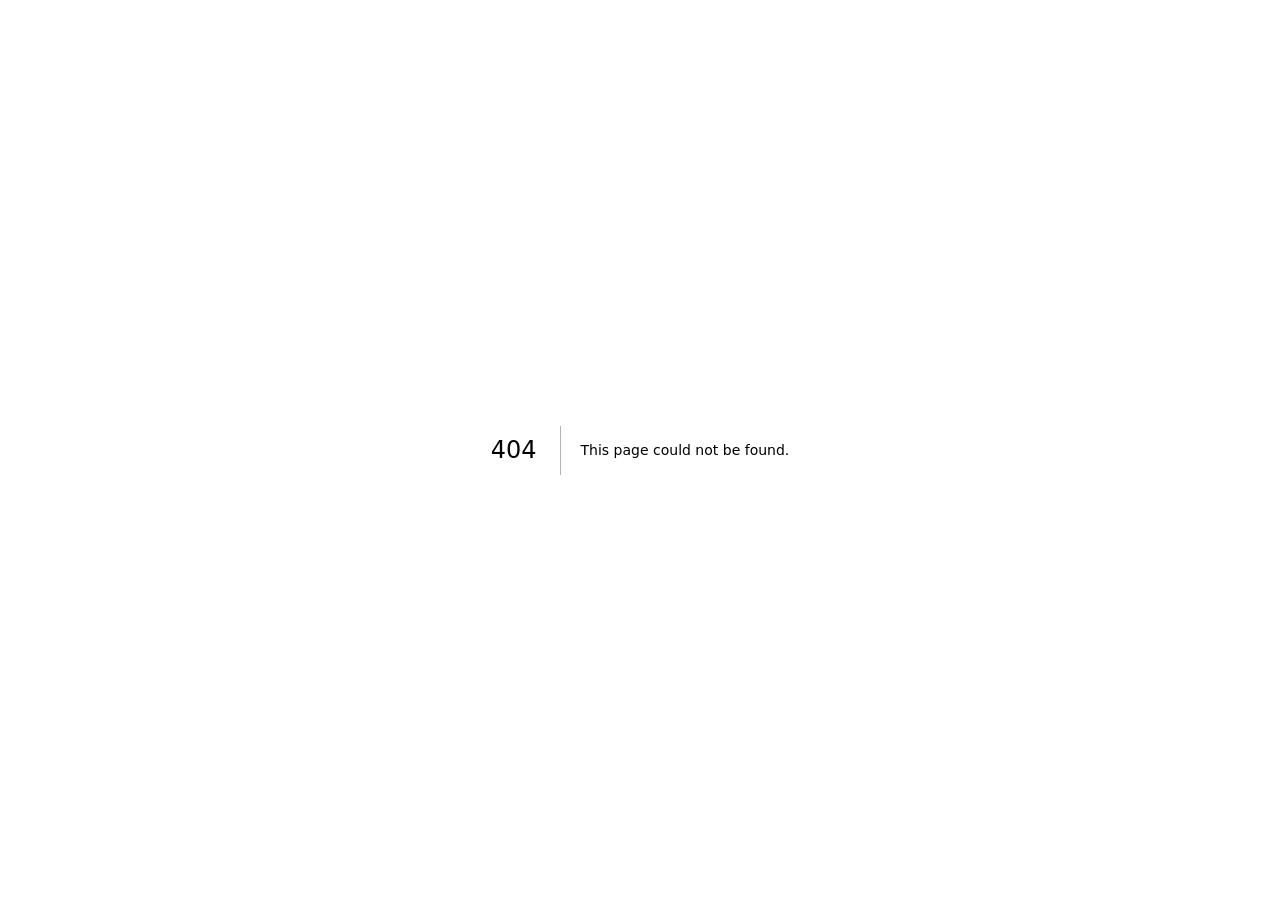
<file: 404/index.html>
<!DOCTYPE html><!--lHns8SIu2EwBgJkXTcrl7--><html lang="en" class="__variable_2aad3c __variable_fb7d4f __variable_898c26 __variable_7611f3" style="--accent:#e4572e"><head><meta charSet="utf-8"/><meta name="viewport" content="width=device-width, initial-scale=1"/><link rel="preload" href="/_next/static/media/1a4aa50920b5315c-s.p.woff2" as="font" crossorigin="" type="font/woff2"/><link rel="preload" href="/_next/static/media/4b9bb515ce6d026f-s.p.woff2" as="font" crossorigin="" type="font/woff2"/><link rel="preload" href="/_next/static/media/558ca1a6aa3cb55e-s.p.woff2" as="font" crossorigin="" type="font/woff2"/><link rel="preload" href="/_next/static/media/5611c55482296524-s.p.woff2" as="font" crossorigin="" type="font/woff2"/><link rel="preload" href="/_next/static/media/966913bad25267a8-s.p.woff2" as="font" crossorigin="" type="font/woff2"/><link rel="preload" href="/_next/static/media/cd21efaca8026c00-s.p.woff2" as="font" crossorigin="" type="font/woff2"/><link rel="stylesheet" href="/_next/static/css/d5e0dd6acba599d2.css" data-precedence="next"/><link rel="stylesheet" href="/_next/static/css/24a6a4460e94649e.css" data-precedence="next"/><link rel="preload" as="script" fetchPriority="low" href="/_next/static/chunks/webpack-47a034d0d0f8ba83.js"/><script src="/_next/static/chunks/c7879cf7-c19b5d874770bbb7.js" async=""></script><script src="/_next/static/chunks/508-01af1d5586d23b75.js" async=""></script><script src="/_next/static/chunks/main-app-c6f4c97162b7fdfc.js" async=""></script><meta name="robots" content="noindex"/><meta name="next-size-adjust" content=""/><title>404: This page could not be found.</title><title>Zevo — From Zero to Evolved</title><meta name="description" content="Zevo is a self-improving multi-agent system for evolving language models. Hand it a task, a test set and an eval harness; seven agents run the fine-tuning loop and keep only the checkpoints that score higher."/><meta name="author" content="Haoyan Yang"/><meta name="author" content="Sai Akhil Kogilathota"/><meta name="author" content="Jiawei Zhou"/><meta name="keywords" content="Zevo,self-improving agents,multi-agent systems,language model fine-tuning,Zesearch NLP Group,Stony Brook University"/><meta property="og:title" content="Zevo — From Zero to Evolved"/><meta property="og:description" content="A self-improving multi-agent system for evolving language models, from the Zesearch NLP Group at Stony Brook University."/><meta property="og:type" content="article"/><meta name="twitter:card" content="summary"/><meta name="twitter:title" content="Zevo — From Zero to Evolved"/><meta name="twitter:description" content="A self-improving multi-agent system for evolving language models, from the Zesearch NLP Group at Stony Brook University."/><link rel="icon" href="/icon.svg?2bb713b9a23e4a56" type="image/svg+xml" sizes="any"/><script src="/_next/static/chunks/polyfills-42372ed130431b0a.js" noModule=""></script></head><body class="min-h-screen bg-paper text-ink antialiased"><div hidden=""><!--$--><!--/$--></div><div style="font-family:system-ui,&quot;Segoe UI&quot;,Roboto,Helvetica,Arial,sans-serif,&quot;Apple Color Emoji&quot;,&quot;Segoe UI Emoji&quot;;height:100vh;text-align:center;display:flex;flex-direction:column;align-items:center;justify-content:center"><div><style>body{color:#000;background:#fff;margin:0}.next-error-h1{border-right:1px solid rgba(0,0,0,.3)}@media (prefers-color-scheme:dark){body{color:#fff;background:#000}.next-error-h1{border-right:1px solid rgba(255,255,255,.3)}}</style><h1 class="next-error-h1" style="display:inline-block;margin:0 20px 0 0;padding:0 23px 0 0;font-size:24px;font-weight:500;vertical-align:top;line-height:49px">404</h1><div style="display:inline-block"><h2 style="font-size:14px;font-weight:400;line-height:49px;margin:0">This page could not be found.</h2></div></div></div><!--$--><!--/$--><script src="/_next/static/chunks/webpack-47a034d0d0f8ba83.js" id="_R_" async=""></script><script>(self.__next_f=self.__next_f||[]).push([0])</script><script>self.__next_f.push([1,"1:\"$Sreact.fragment\"\n2:I[9287,[],\"\"]\n3:I[4235,[],\"\"]\n4:I[3621,[],\"OutletBoundary\"]\n6:I[6867,[],\"AsyncMetadataOutlet\"]\n8:I[3621,[],\"ViewportBoundary\"]\na:I[3621,[],\"MetadataBoundary\"]\nb:\"$Sreact.suspense\"\nd:I[4397,[],\"\"]\n:HL[\"/_next/static/media/1a4aa50920b5315c-s.p.woff2\",\"font\",{\"crossOrigin\":\"\",\"type\":\"font/woff2\"}]\n:HL[\"/_next/static/media/4b9bb515ce6d026f-s.p.woff2\",\"font\",{\"crossOrigin\":\"\",\"type\":\"font/woff2\"}]\n:HL[\"/_next/static/media/558ca1a6aa3cb55e-s.p.woff2\",\"font\",{\"crossOrigin\":\"\",\"type\":\"font/woff2\"}]\n:HL[\"/_next/static/media/5611c55482296524-s.p.woff2\",\"font\",{\"crossOrigin\":\"\",\"type\":\"font/woff2\"}]\n:HL[\"/_next/static/media/966913bad25267a8-s.p.woff2\",\"font\",{\"crossOrigin\":\"\",\"type\":\"font/woff2\"}]\n:HL[\"/_next/static/media/cd21efaca8026c00-s.p.woff2\",\"font\",{\"crossOrigin\":\"\",\"type\":\"font/woff2\"}]\n:HL[\"/_next/static/css/d5e0dd6acba599d2.css\",\"style\"]\n:HL[\"/_next/static/css/24a6a4460e94649e.css\",\"style\"]\n"])</script><script>self.__next_f.push([1,"0:{\"P\":null,\"b\":\"lHns8SIu2EwBgJkXTcrl7\",\"p\":\"\",\"c\":[\"\",\"_not-found\",\"\"],\"i\":false,\"f\":[[[\"\",{\"children\":[\"/_not-found\",{\"children\":[\"__PAGE__\",{}]}]},\"$undefined\",\"$undefined\",true],[\"\",[\"$\",\"$1\",\"c\",{\"children\":[[[\"$\",\"link\",\"0\",{\"rel\":\"stylesheet\",\"href\":\"/_next/static/css/d5e0dd6acba599d2.css\",\"precedence\":\"next\",\"crossOrigin\":\"$undefined\",\"nonce\":\"$undefined\"}],[\"$\",\"link\",\"1\",{\"rel\":\"stylesheet\",\"href\":\"/_next/static/css/24a6a4460e94649e.css\",\"precedence\":\"next\",\"crossOrigin\":\"$undefined\",\"nonce\":\"$undefined\"}]],[\"$\",\"html\",null,{\"lang\":\"en\",\"className\":\"__variable_2aad3c __variable_fb7d4f __variable_898c26 __variable_7611f3\",\"style\":{\"--accent\":\"#e4572e\"},\"children\":[\"$\",\"body\",null,{\"className\":\"min-h-screen bg-paper text-ink antialiased\",\"children\":[\"$\",\"$L2\",null,{\"parallelRouterKey\":\"children\",\"error\":\"$undefined\",\"errorStyles\":\"$undefined\",\"errorScripts\":\"$undefined\",\"template\":[\"$\",\"$L3\",null,{}],\"templateStyles\":\"$undefined\",\"templateScripts\":\"$undefined\",\"notFound\":\"$undefined\",\"forbidden\":\"$undefined\",\"unauthorized\":\"$undefined\"}]}]}]]}],{\"children\":[\"/_not-found\",[\"$\",\"$1\",\"c\",{\"children\":[null,[\"$\",\"$L2\",null,{\"parallelRouterKey\":\"children\",\"error\":\"$undefined\",\"errorStyles\":\"$undefined\",\"errorScripts\":\"$undefined\",\"template\":[\"$\",\"$L3\",null,{}],\"templateStyles\":\"$undefined\",\"templateScripts\":\"$undefined\",\"notFound\":\"$undefined\",\"forbidden\":\"$undefined\",\"unauthorized\":\"$undefined\"}]]}],{\"children\":[\"__PAGE__\",[\"$\",\"$1\",\"c\",{\"children\":[[[\"$\",\"title\",null,{\"children\":\"404: This page could not be found.\"}],[\"$\",\"div\",null,{\"style\":{\"fontFamily\":\"system-ui,\\\"Segoe UI\\\",Roboto,Helvetica,Arial,sans-serif,\\\"Apple Color Emoji\\\",\\\"Segoe UI Emoji\\\"\",\"height\":\"100vh\",\"textAlign\":\"center\",\"display\":\"flex\",\"flexDirection\":\"column\",\"alignItems\":\"center\",\"justifyContent\":\"center\"},\"children\":[\"$\",\"div\",null,{\"children\":[[\"$\",\"style\",null,{\"dangerouslySetInnerHTML\":{\"__html\":\"body{color:#000;background:#fff;margin:0}.next-error-h1{border-right:1px solid rgba(0,0,0,.3)}@media (prefers-color-scheme:dark){body{color:#fff;background:#000}.next-error-h1{border-right:1px solid rgba(255,255,255,.3)}}\"}}],[\"$\",\"h1\",null,{\"className\":\"next-error-h1\",\"style\":{\"display\":\"inline-block\",\"margin\":\"0 20px 0 0\",\"padding\":\"0 23px 0 0\",\"fontSize\":24,\"fontWeight\":500,\"verticalAlign\":\"top\",\"lineHeight\":\"49px\"},\"children\":404}],[\"$\",\"div\",null,{\"style\":{\"display\":\"inline-block\"},\"children\":[\"$\",\"h2\",null,{\"style\":{\"fontSize\":14,\"fontWeight\":400,\"lineHeight\":\"49px\",\"margin\":0},\"children\":\"This page could not be found.\"}]}]]}]}]],null,[\"$\",\"$L4\",null,{\"children\":[\"$L5\",[\"$\",\"$L6\",null,{\"promise\":\"$@7\"}]]}]]}],{},null,false]},null,false]},null,false],[\"$\",\"$1\",\"h\",{\"children\":[[\"$\",\"meta\",null,{\"name\":\"robots\",\"content\":\"noindex\"}],[[\"$\",\"$L8\",null,{\"children\":\"$L9\"}],[\"$\",\"meta\",null,{\"name\":\"next-size-adjust\",\"content\":\"\"}]],[\"$\",\"$La\",null,{\"children\":[\"$\",\"div\",null,{\"hidden\":true,\"children\":[\"$\",\"$b\",null,{\"fallback\":null,\"children\":\"$Lc\"}]}]}]]}],false]],\"m\":\"$undefined\",\"G\":[\"$d\",[]],\"s\":false,\"S\":true}\n"])</script><script>self.__next_f.push([1,"9:[[\"$\",\"meta\",\"0\",{\"charSet\":\"utf-8\"}],[\"$\",\"meta\",\"1\",{\"name\":\"viewport\",\"content\":\"width=device-width, initial-scale=1\"}]]\n5:null\n"])</script><script>self.__next_f.push([1,"e:I[2232,[],\"IconMark\"]\n"])</script><script>self.__next_f.push([1,"7:{\"metadata\":[[\"$\",\"title\",\"0\",{\"children\":\"Zevo — From Zero to Evolved\"}],[\"$\",\"meta\",\"1\",{\"name\":\"description\",\"content\":\"Zevo is a self-improving multi-agent system for evolving language models. Hand it a task, a test set and an eval harness; seven agents run the fine-tuning loop and keep only the checkpoints that score higher.\"}],[\"$\",\"meta\",\"2\",{\"name\":\"author\",\"content\":\"Haoyan Yang\"}],[\"$\",\"meta\",\"3\",{\"name\":\"author\",\"content\":\"Sai Akhil Kogilathota\"}],[\"$\",\"meta\",\"4\",{\"name\":\"author\",\"content\":\"Jiawei Zhou\"}],[\"$\",\"meta\",\"5\",{\"name\":\"keywords\",\"content\":\"Zevo,self-improving agents,multi-agent systems,language model fine-tuning,Zesearch NLP Group,Stony Brook University\"}],[\"$\",\"meta\",\"6\",{\"property\":\"og:title\",\"content\":\"Zevo — From Zero to Evolved\"}],[\"$\",\"meta\",\"7\",{\"property\":\"og:description\",\"content\":\"A self-improving multi-agent system for evolving language models, from the Zesearch NLP Group at Stony Brook University.\"}],[\"$\",\"meta\",\"8\",{\"property\":\"og:type\",\"content\":\"article\"}],[\"$\",\"meta\",\"9\",{\"name\":\"twitter:card\",\"content\":\"summary\"}],[\"$\",\"meta\",\"10\",{\"name\":\"twitter:title\",\"content\":\"Zevo — From Zero to Evolved\"}],[\"$\",\"meta\",\"11\",{\"name\":\"twitter:description\",\"content\":\"A self-improving multi-agent system for evolving language models, from the Zesearch NLP Group at Stony Brook University.\"}],[\"$\",\"link\",\"12\",{\"rel\":\"icon\",\"href\":\"/icon.svg?2bb713b9a23e4a56\",\"type\":\"image/svg+xml\",\"sizes\":\"any\"}],[\"$\",\"$Le\",\"13\",{}]],\"error\":null,\"digest\":\"$undefined\"}\n"])</script><script>self.__next_f.push([1,"c:\"$7:metadata\"\n"])</script></body></html>
</file>
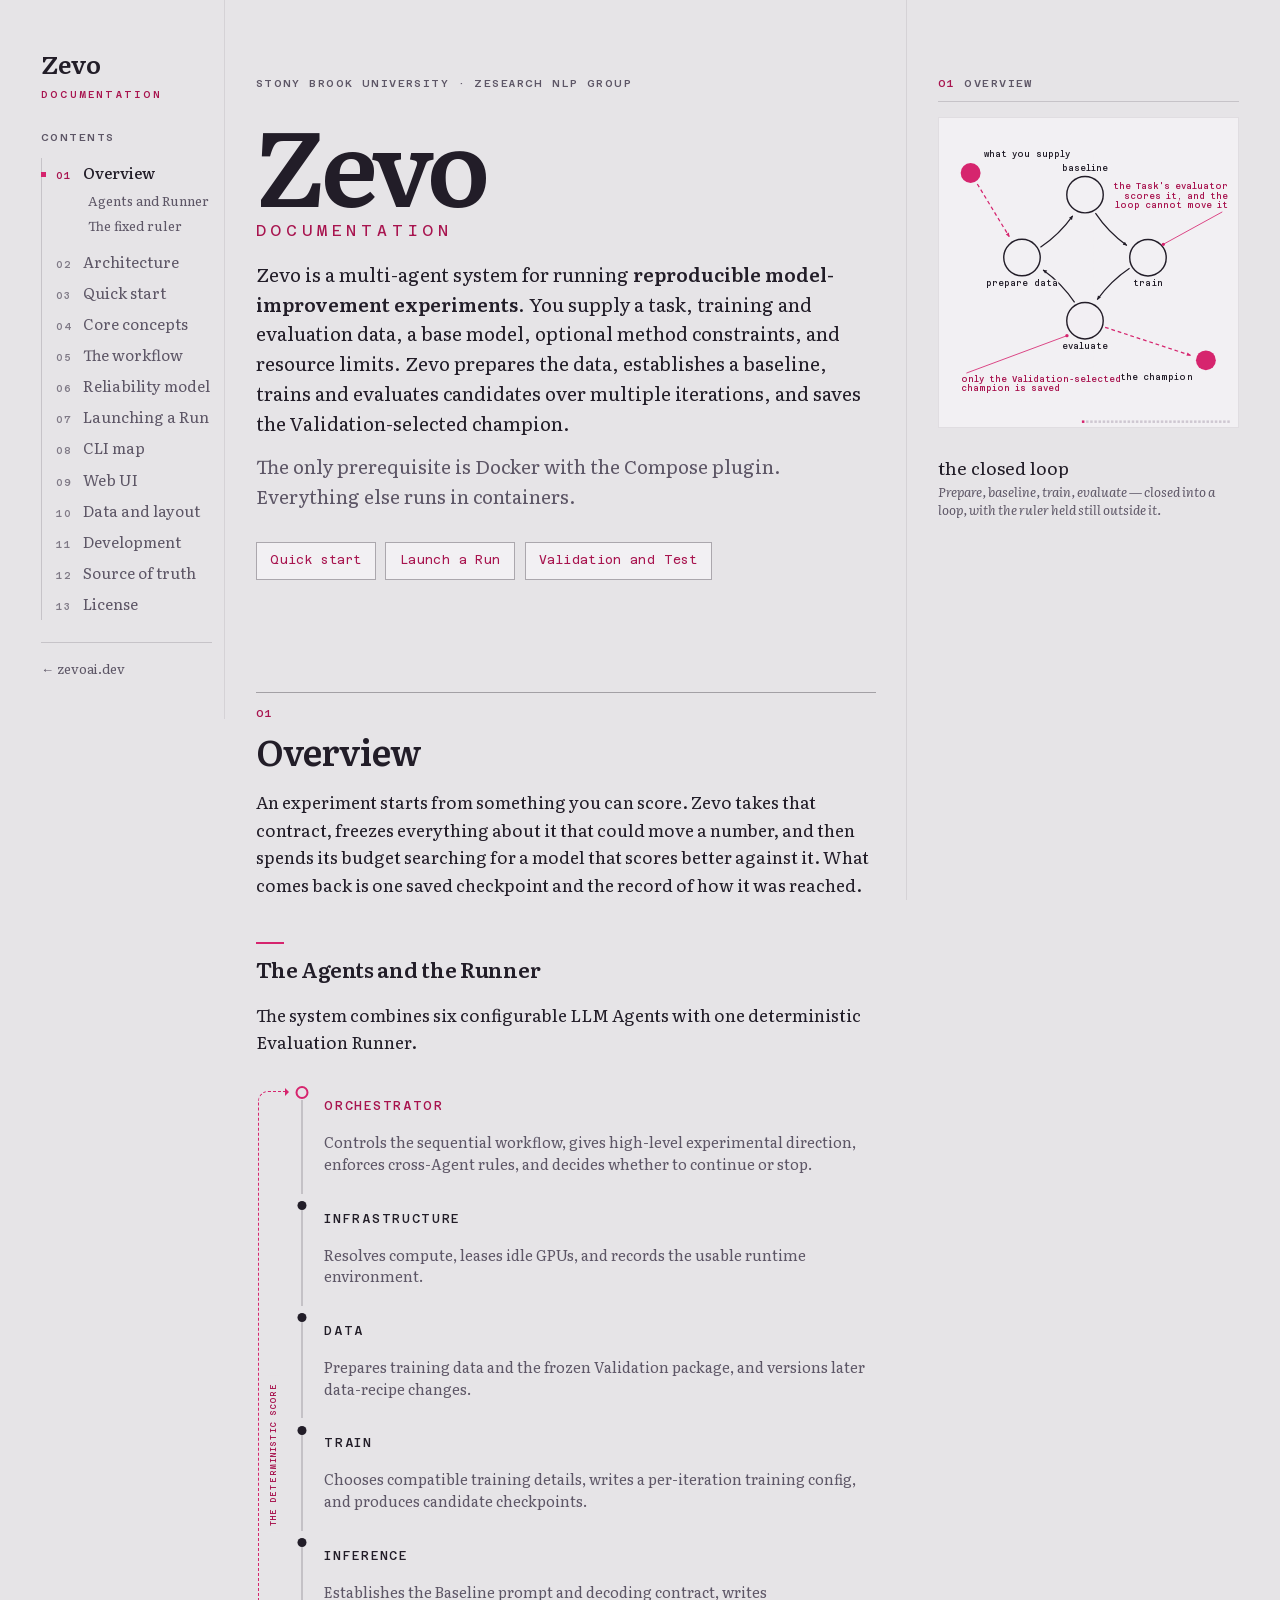
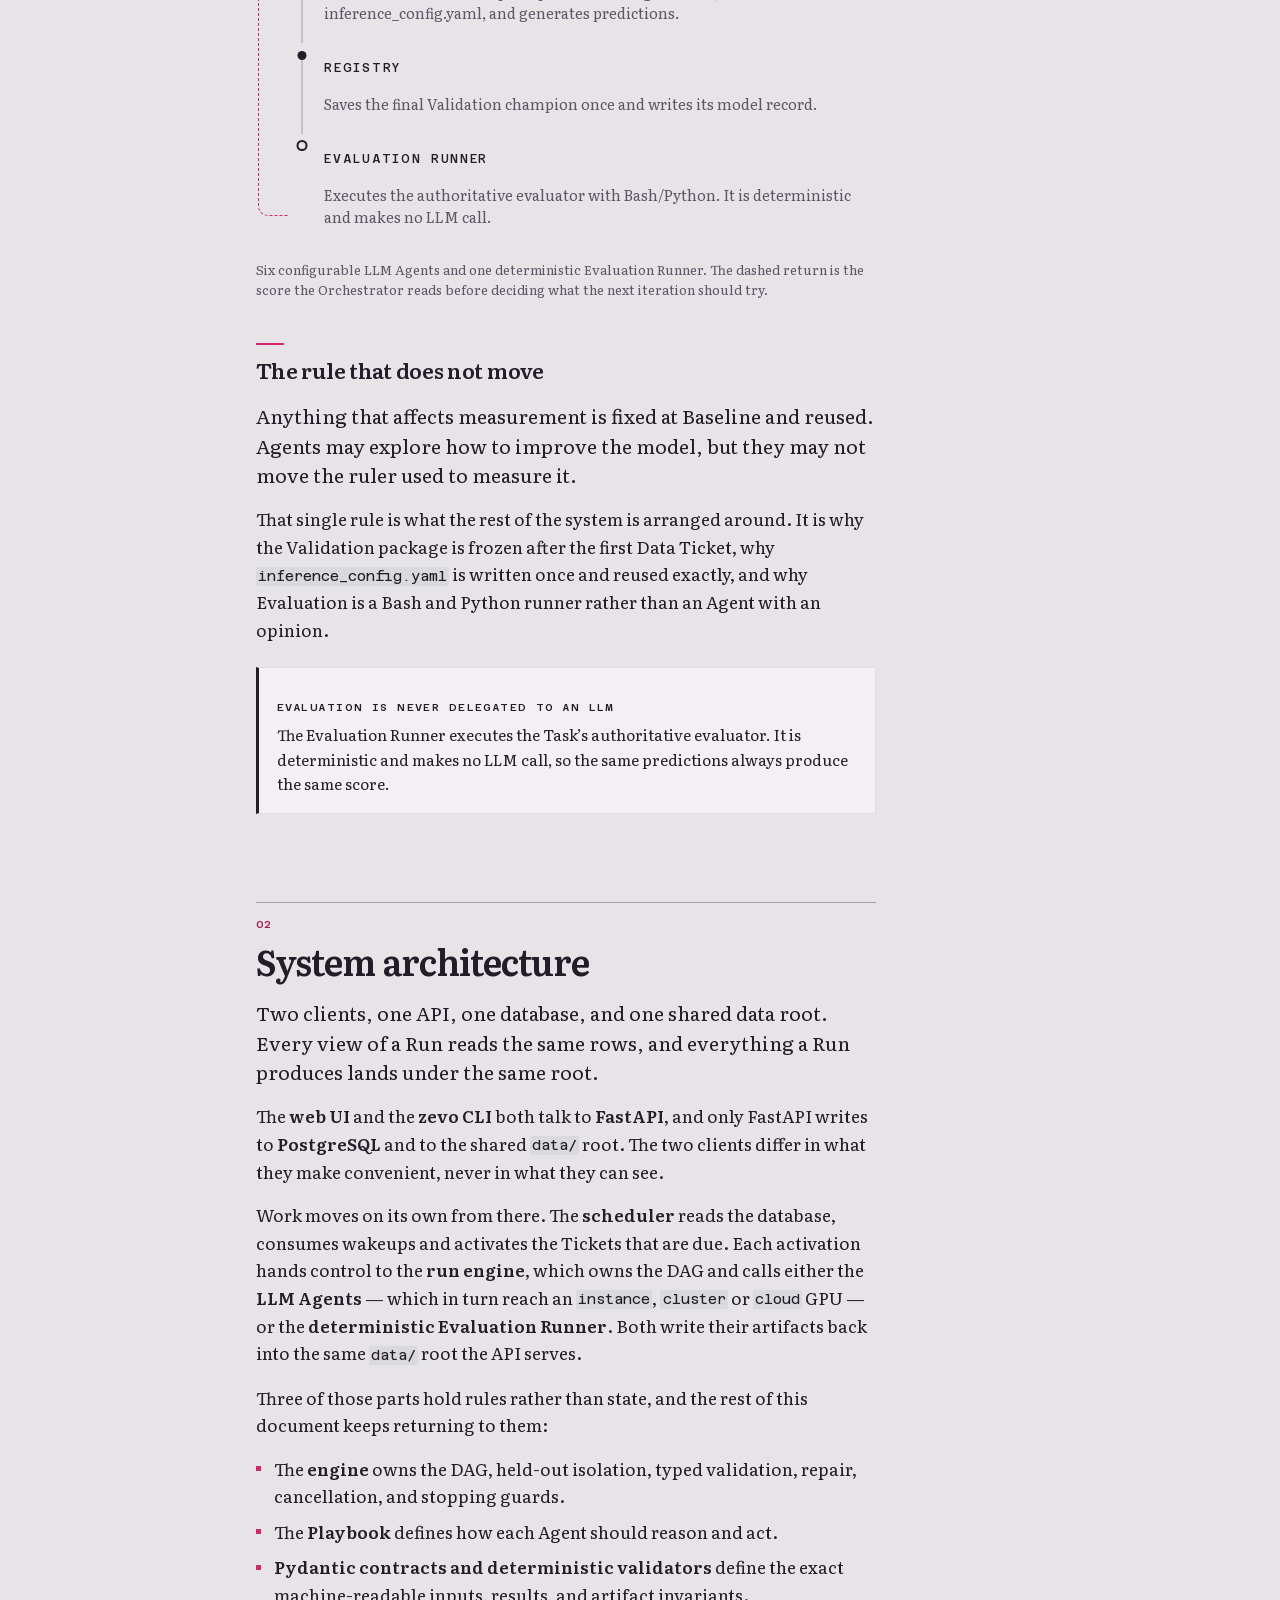
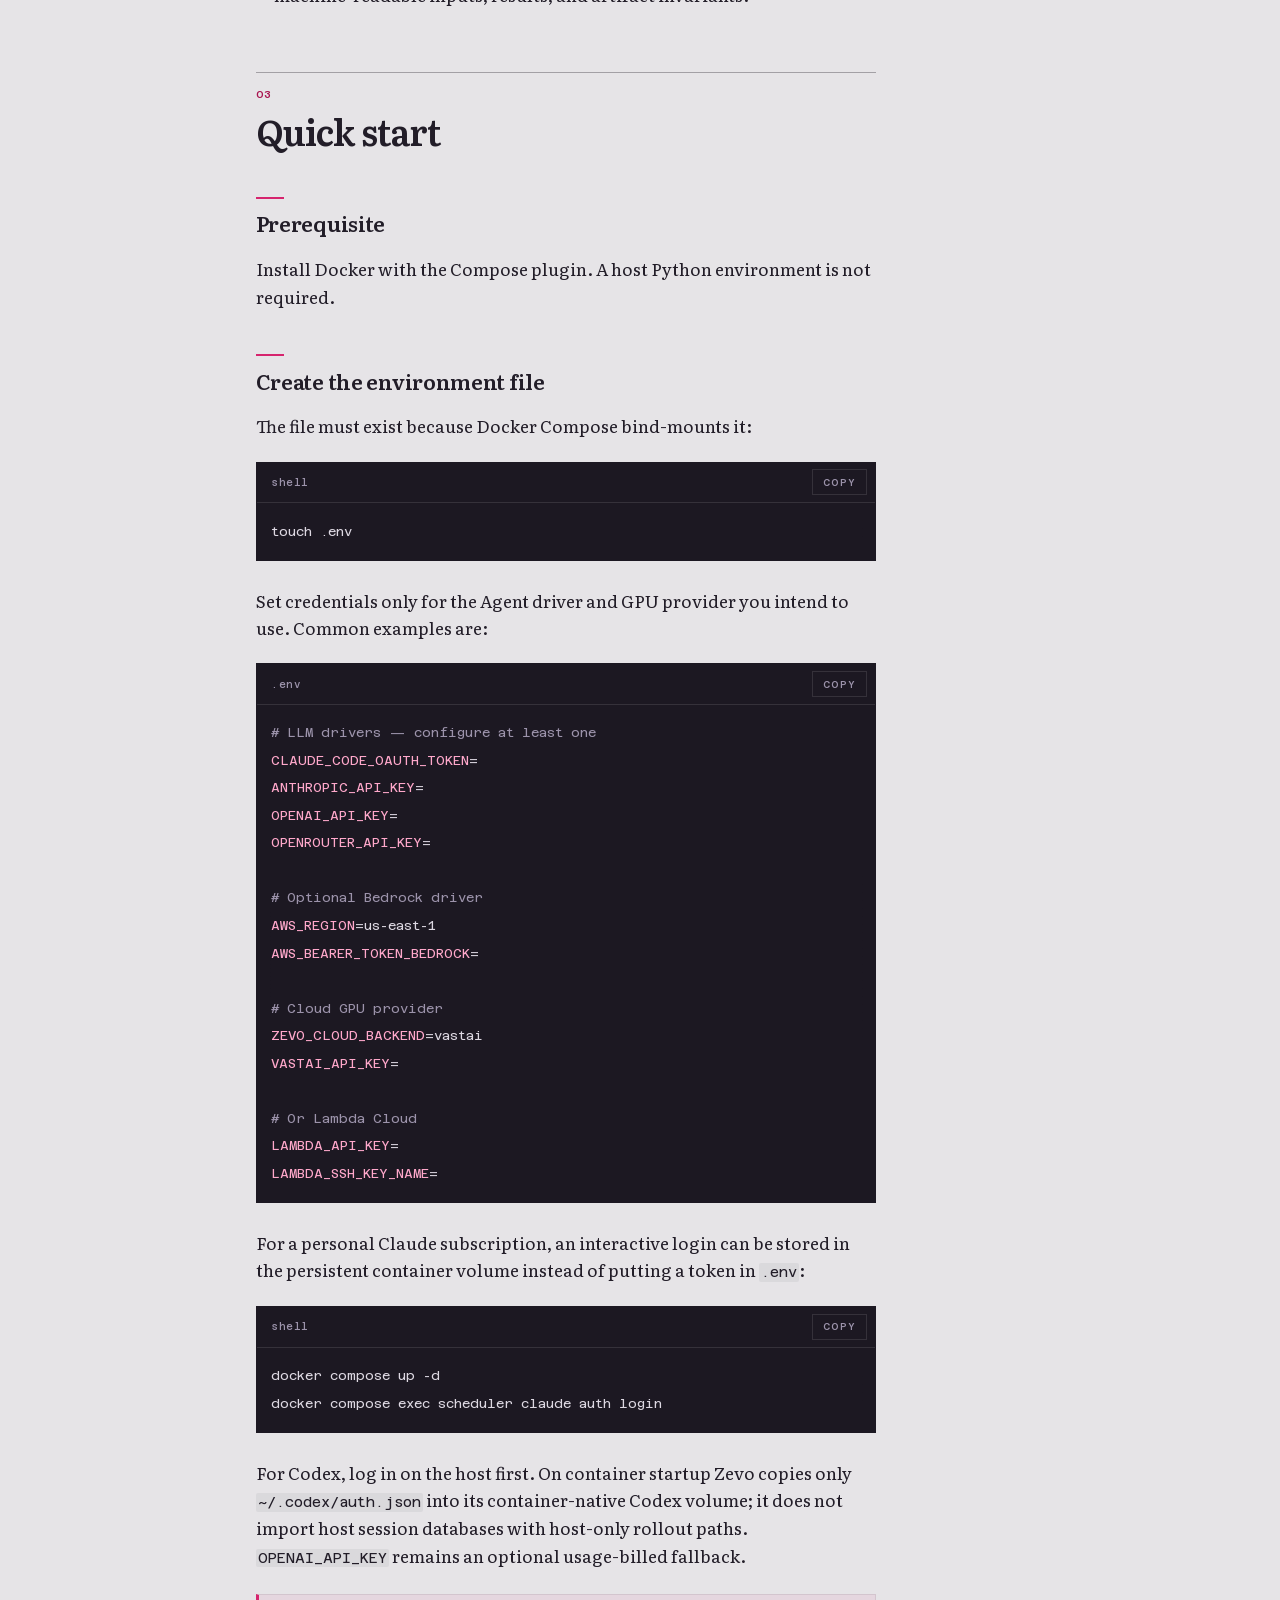
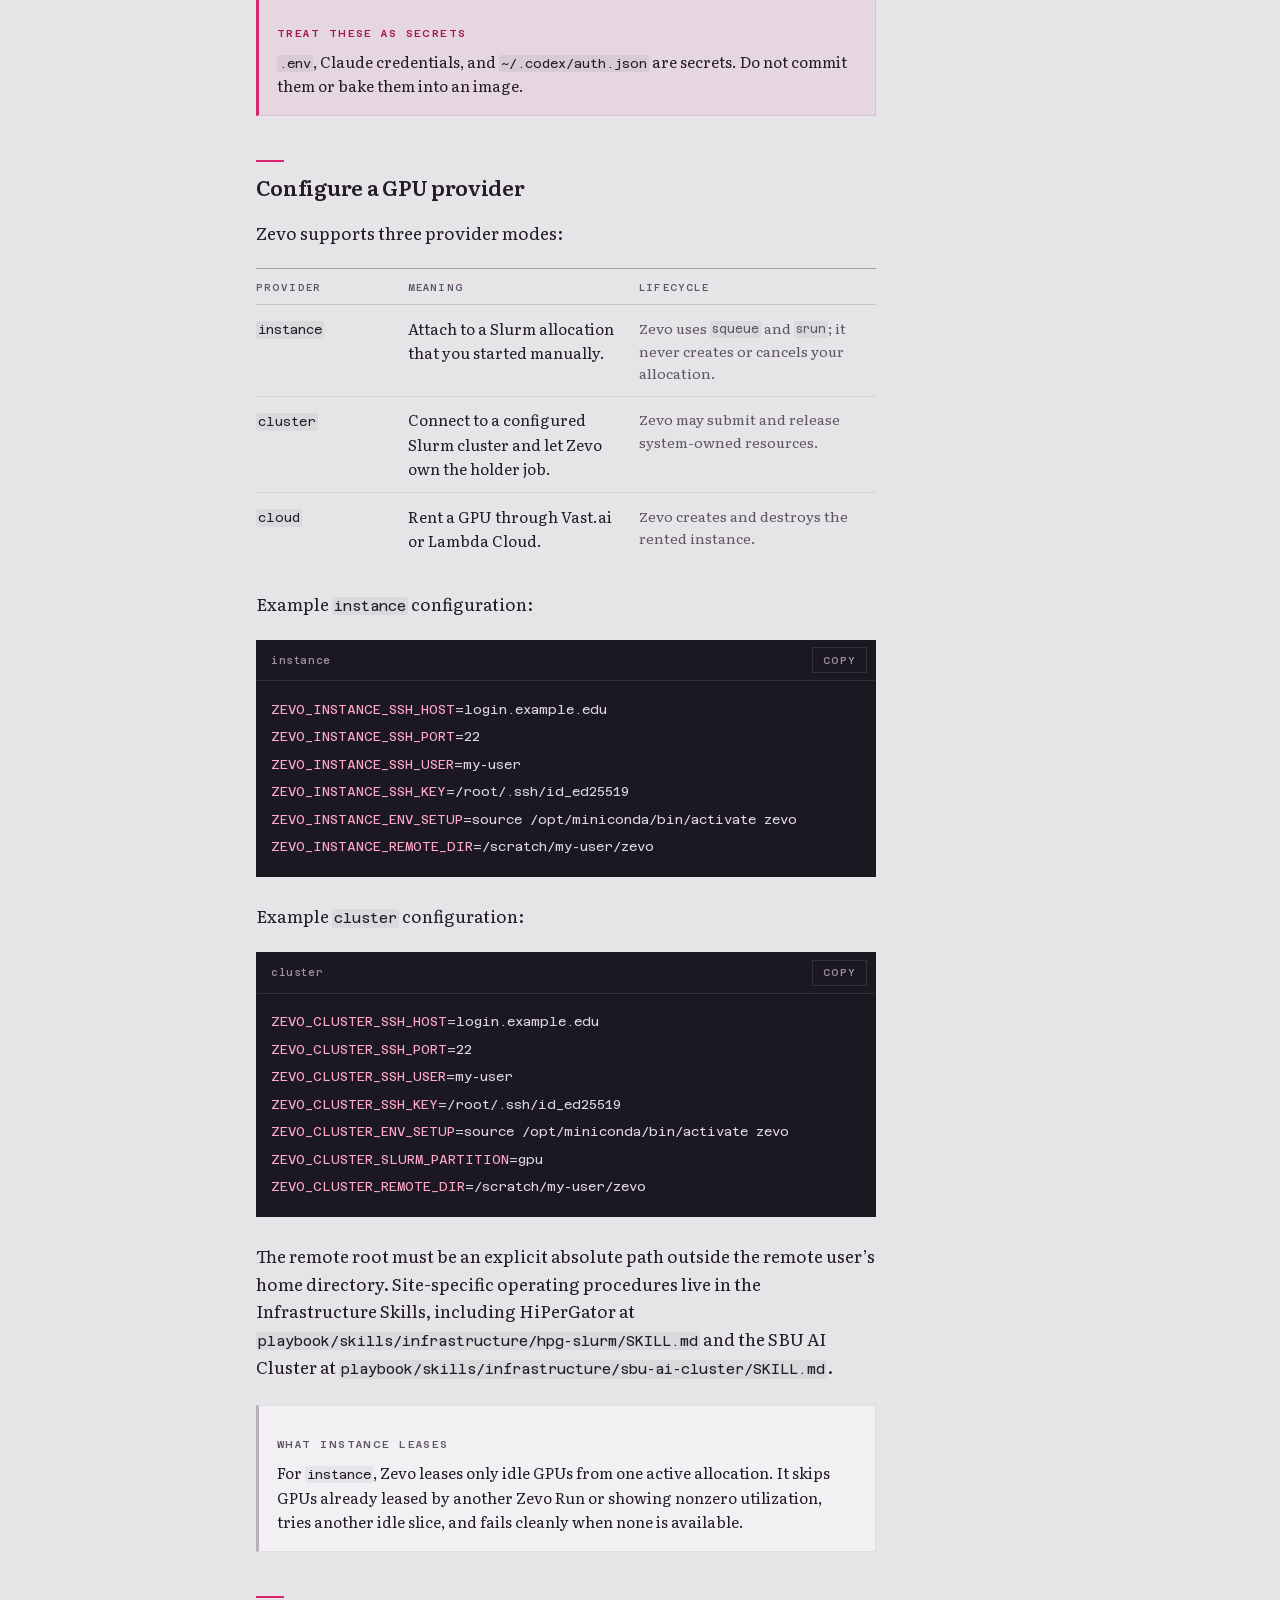
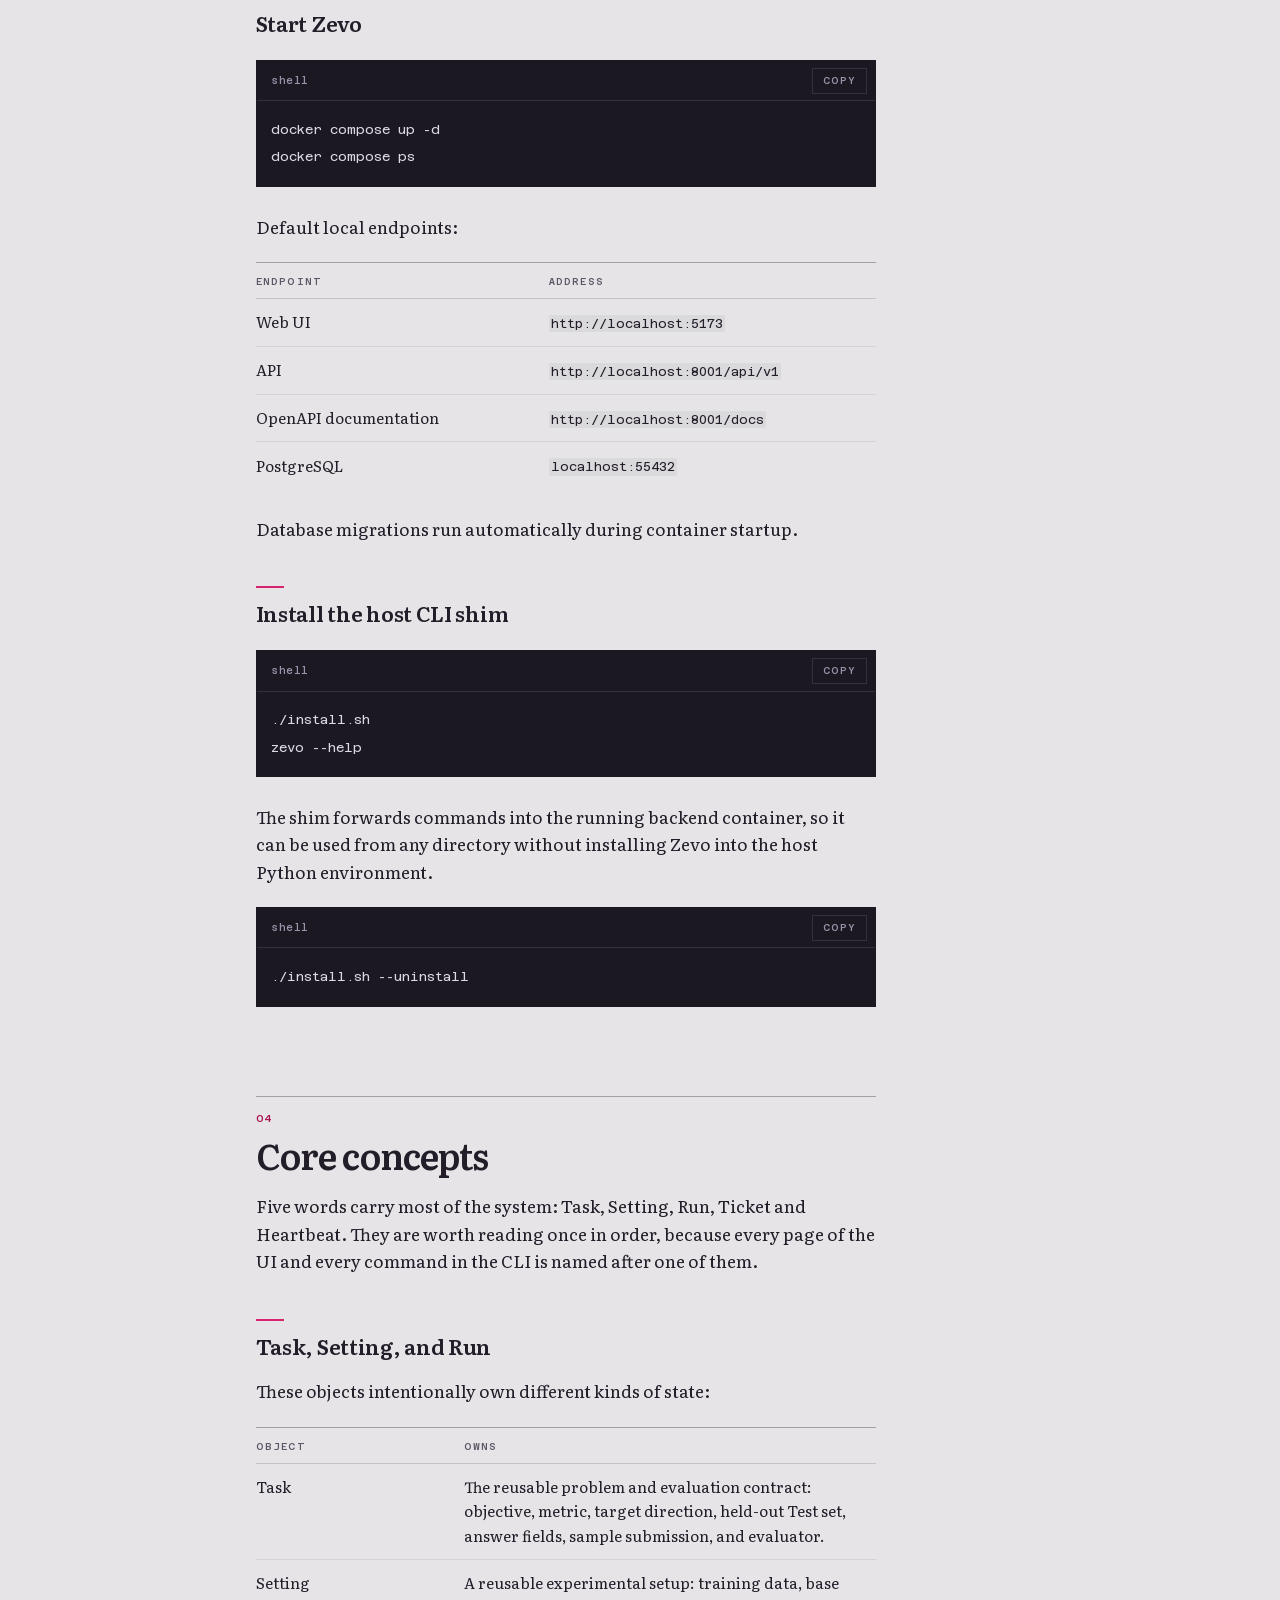
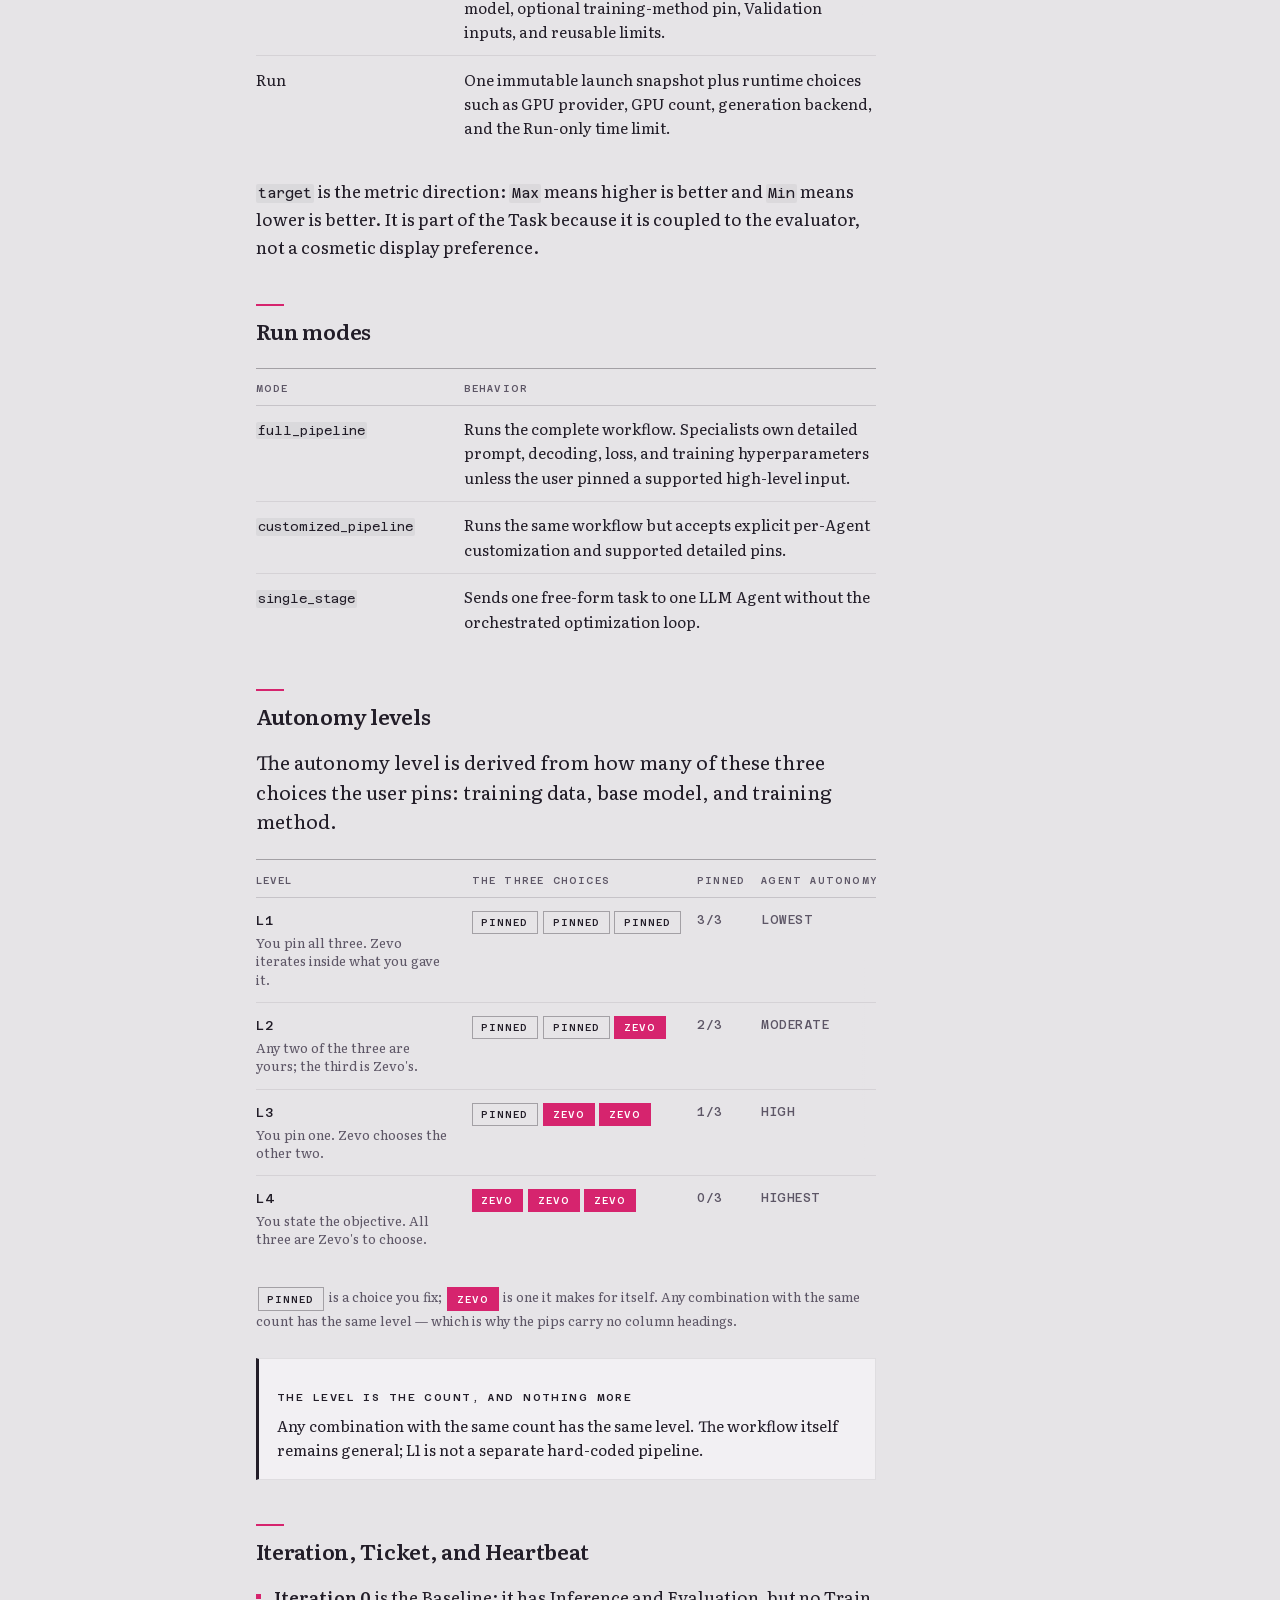
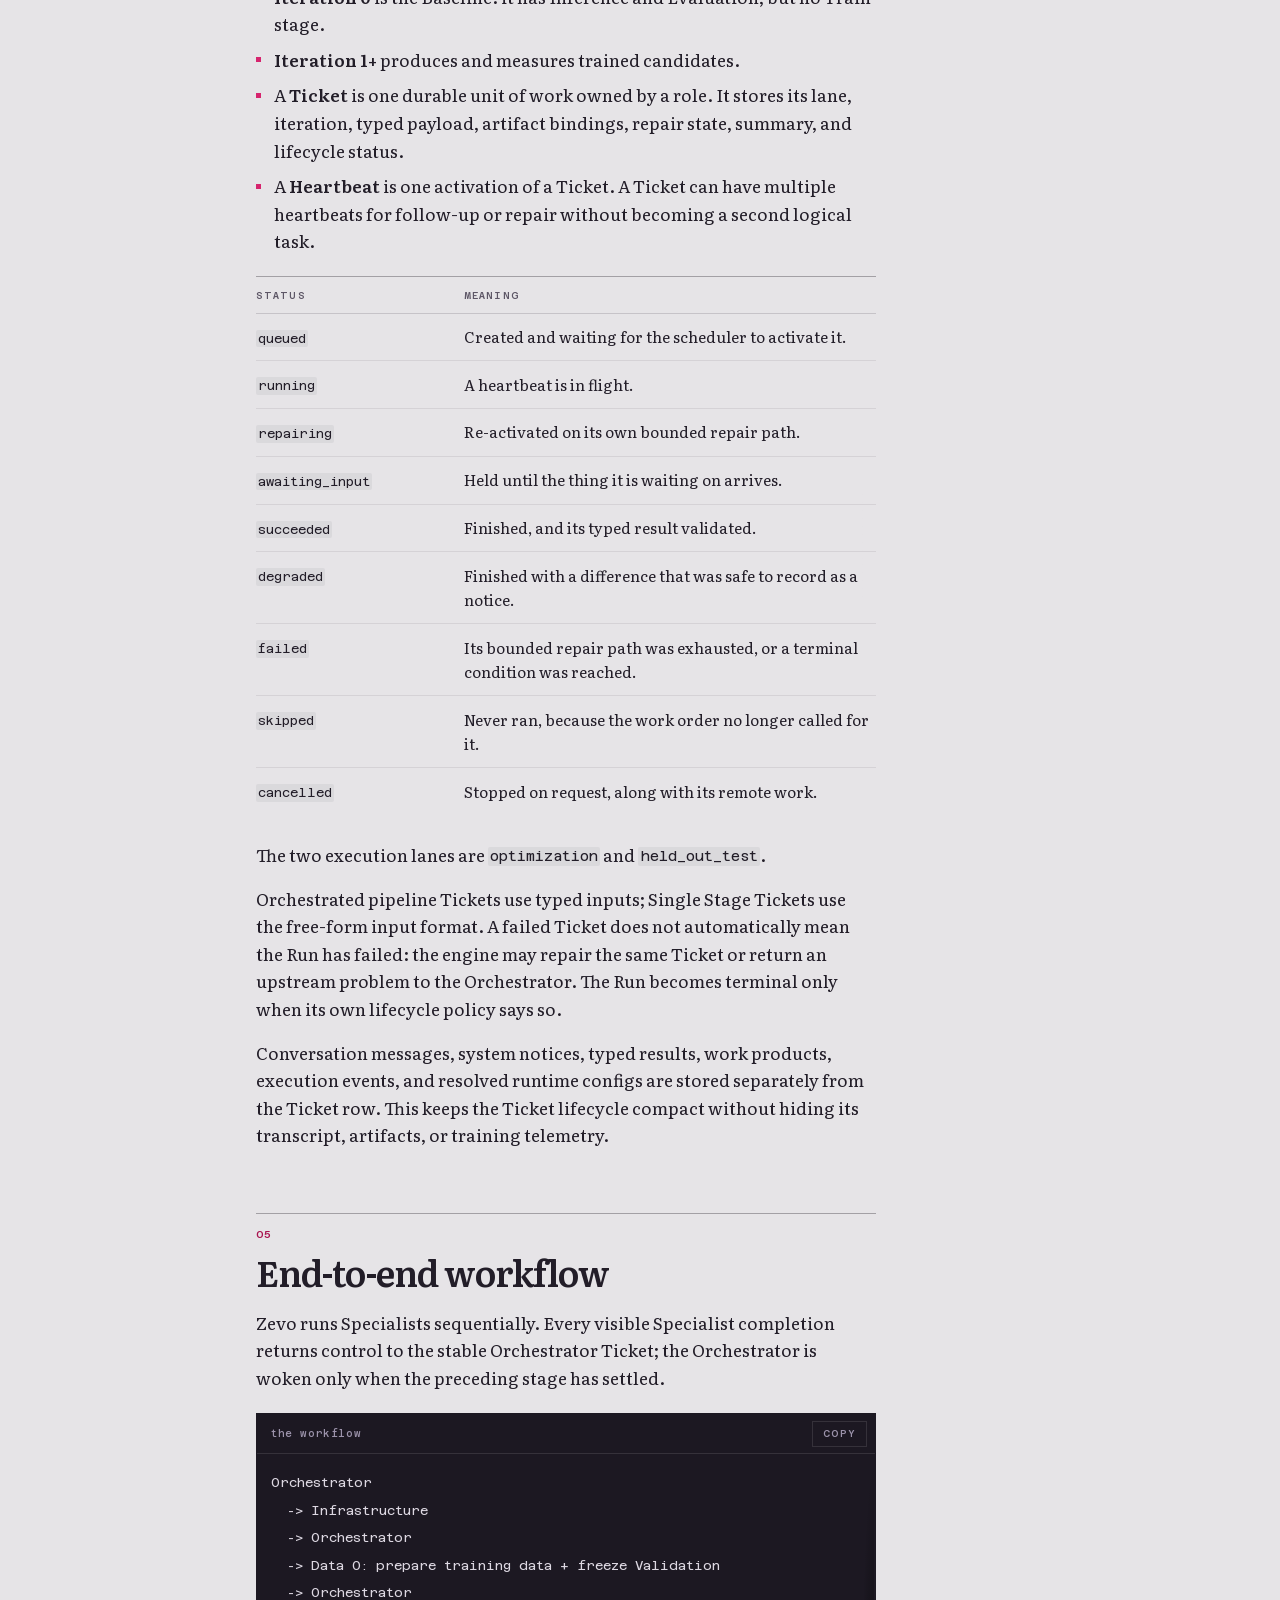
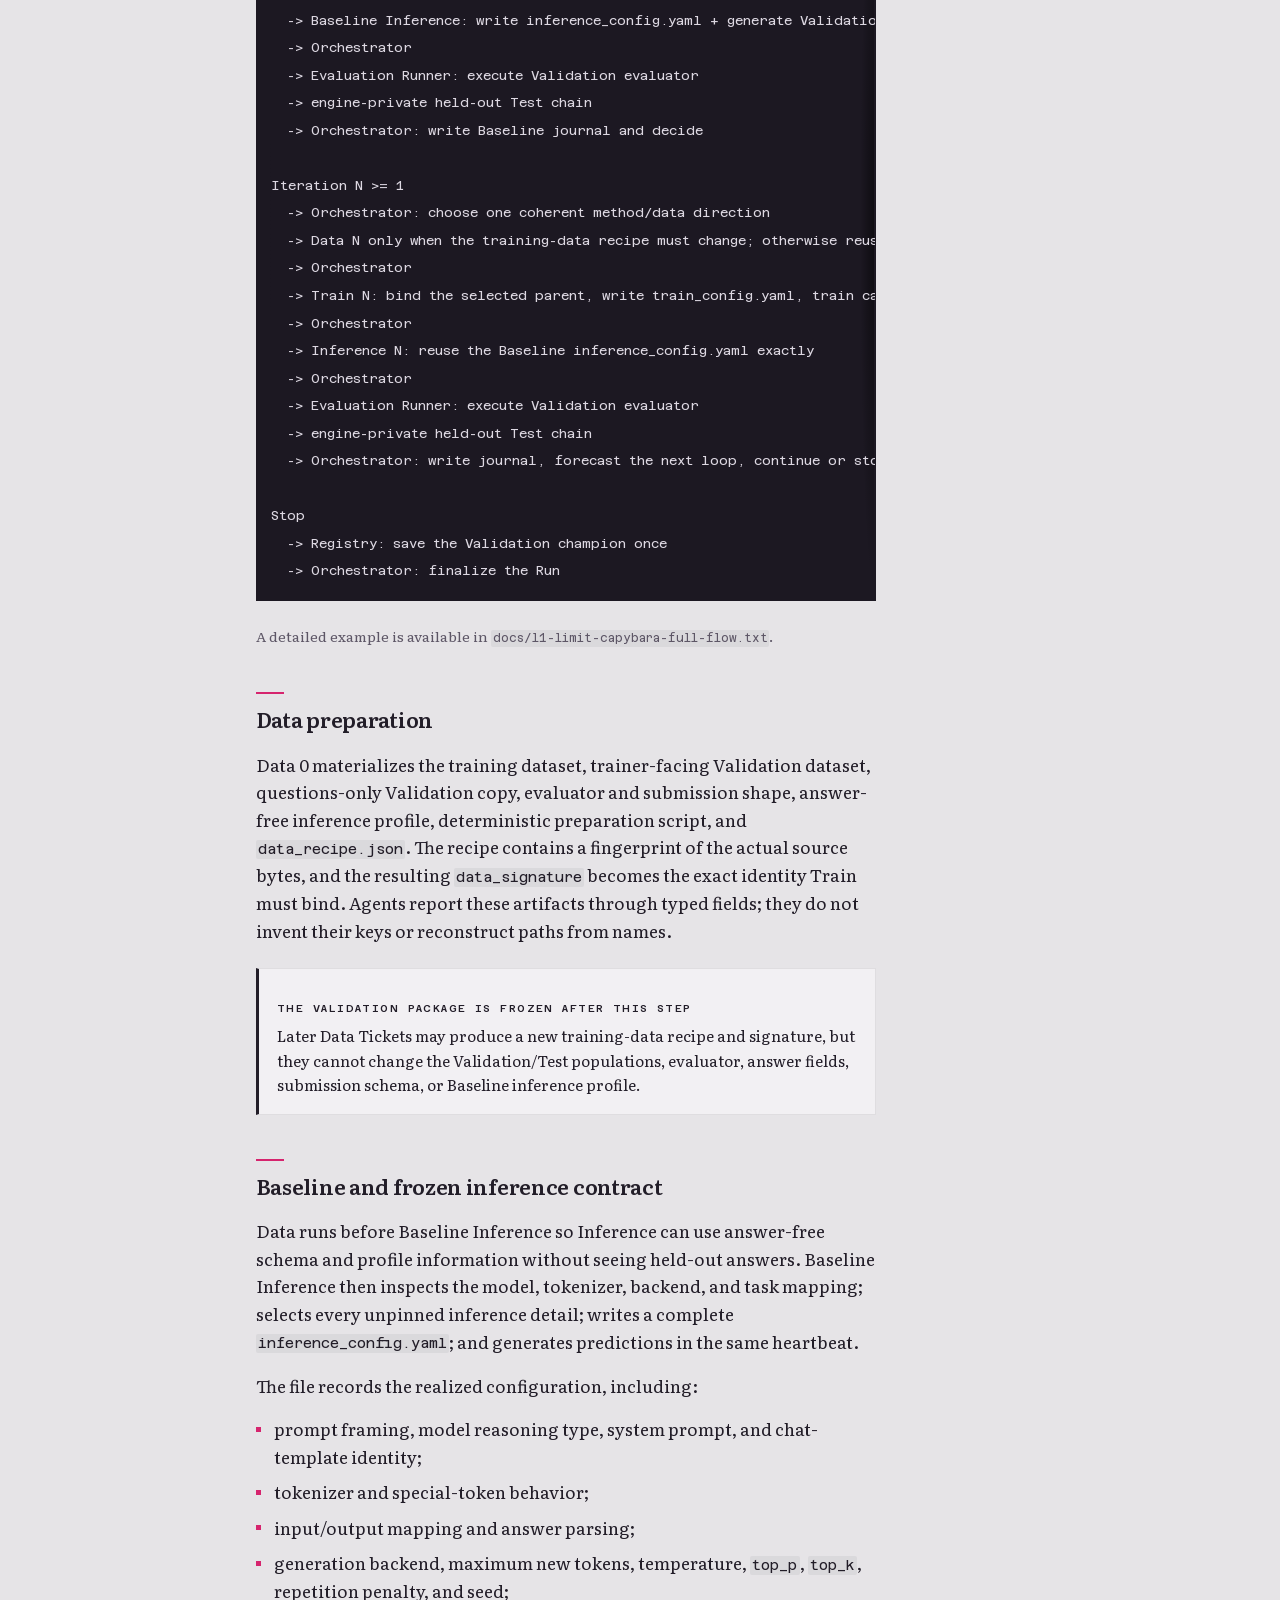
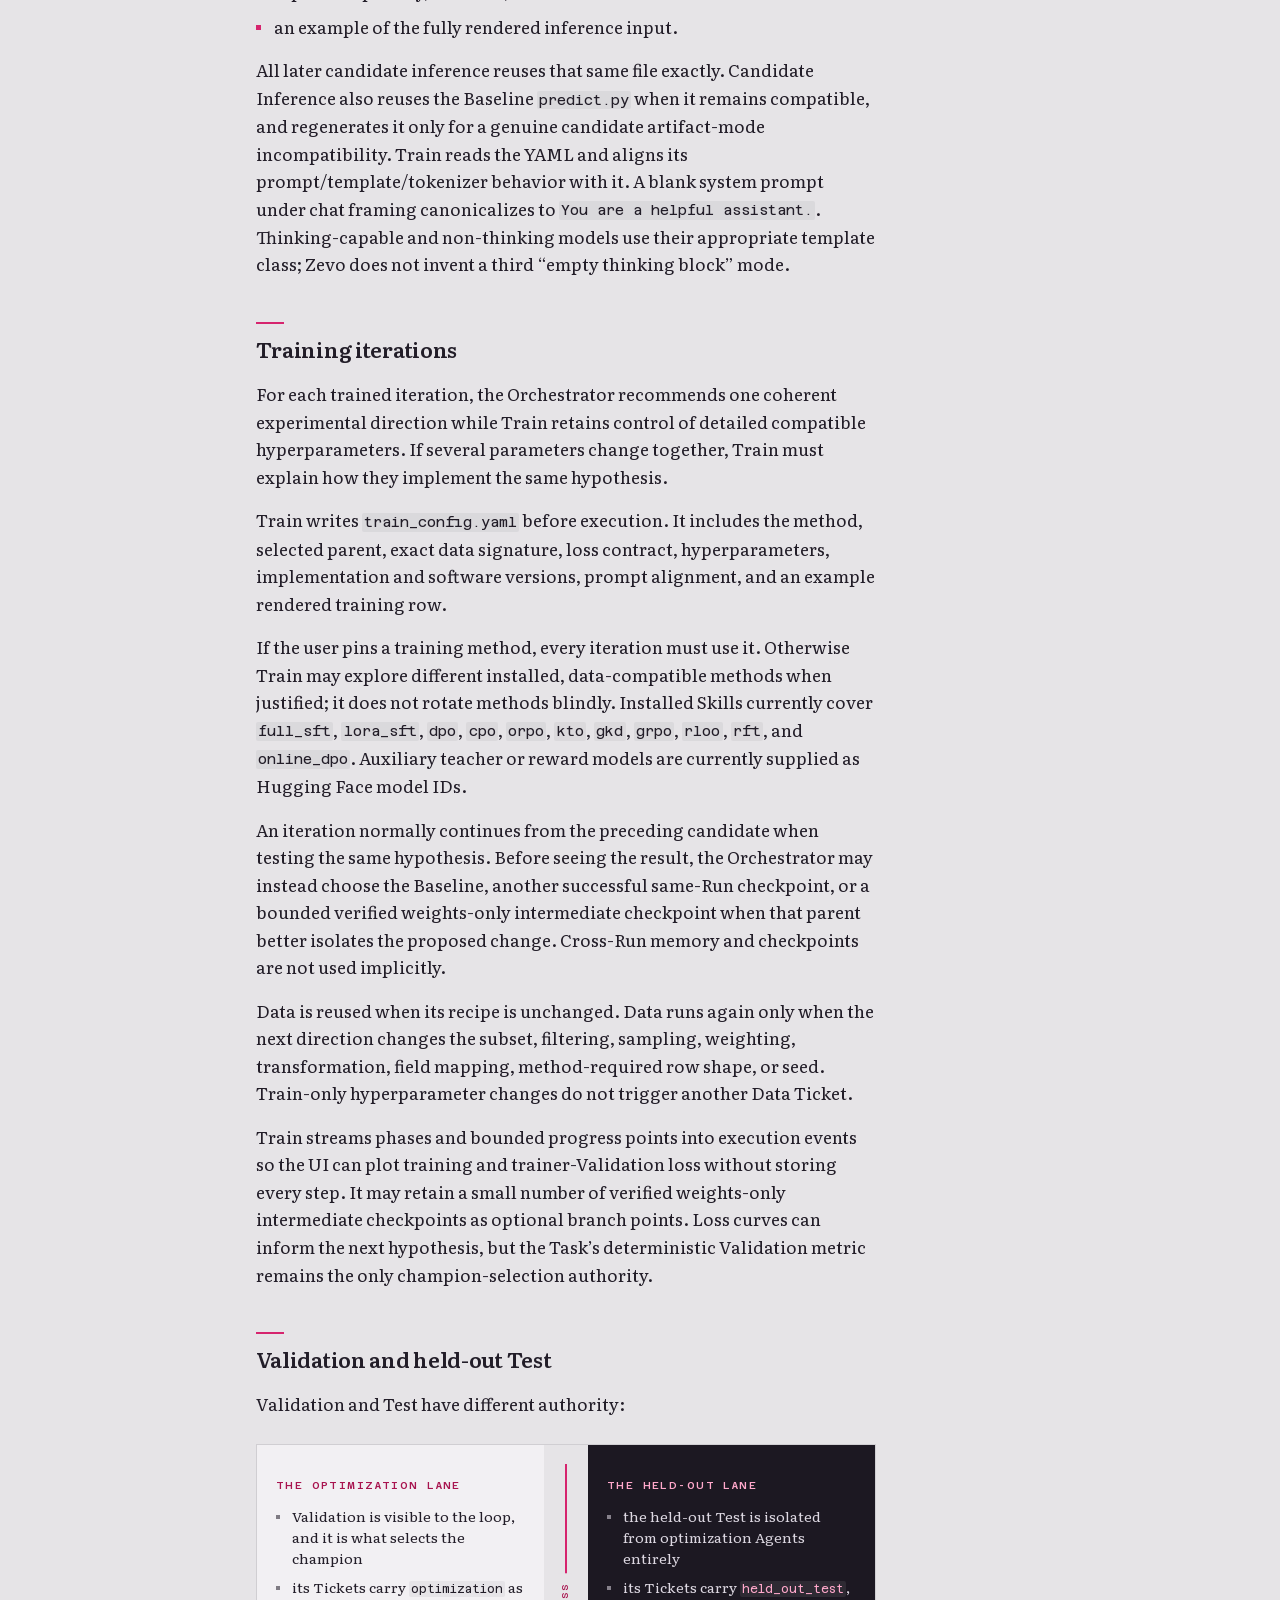
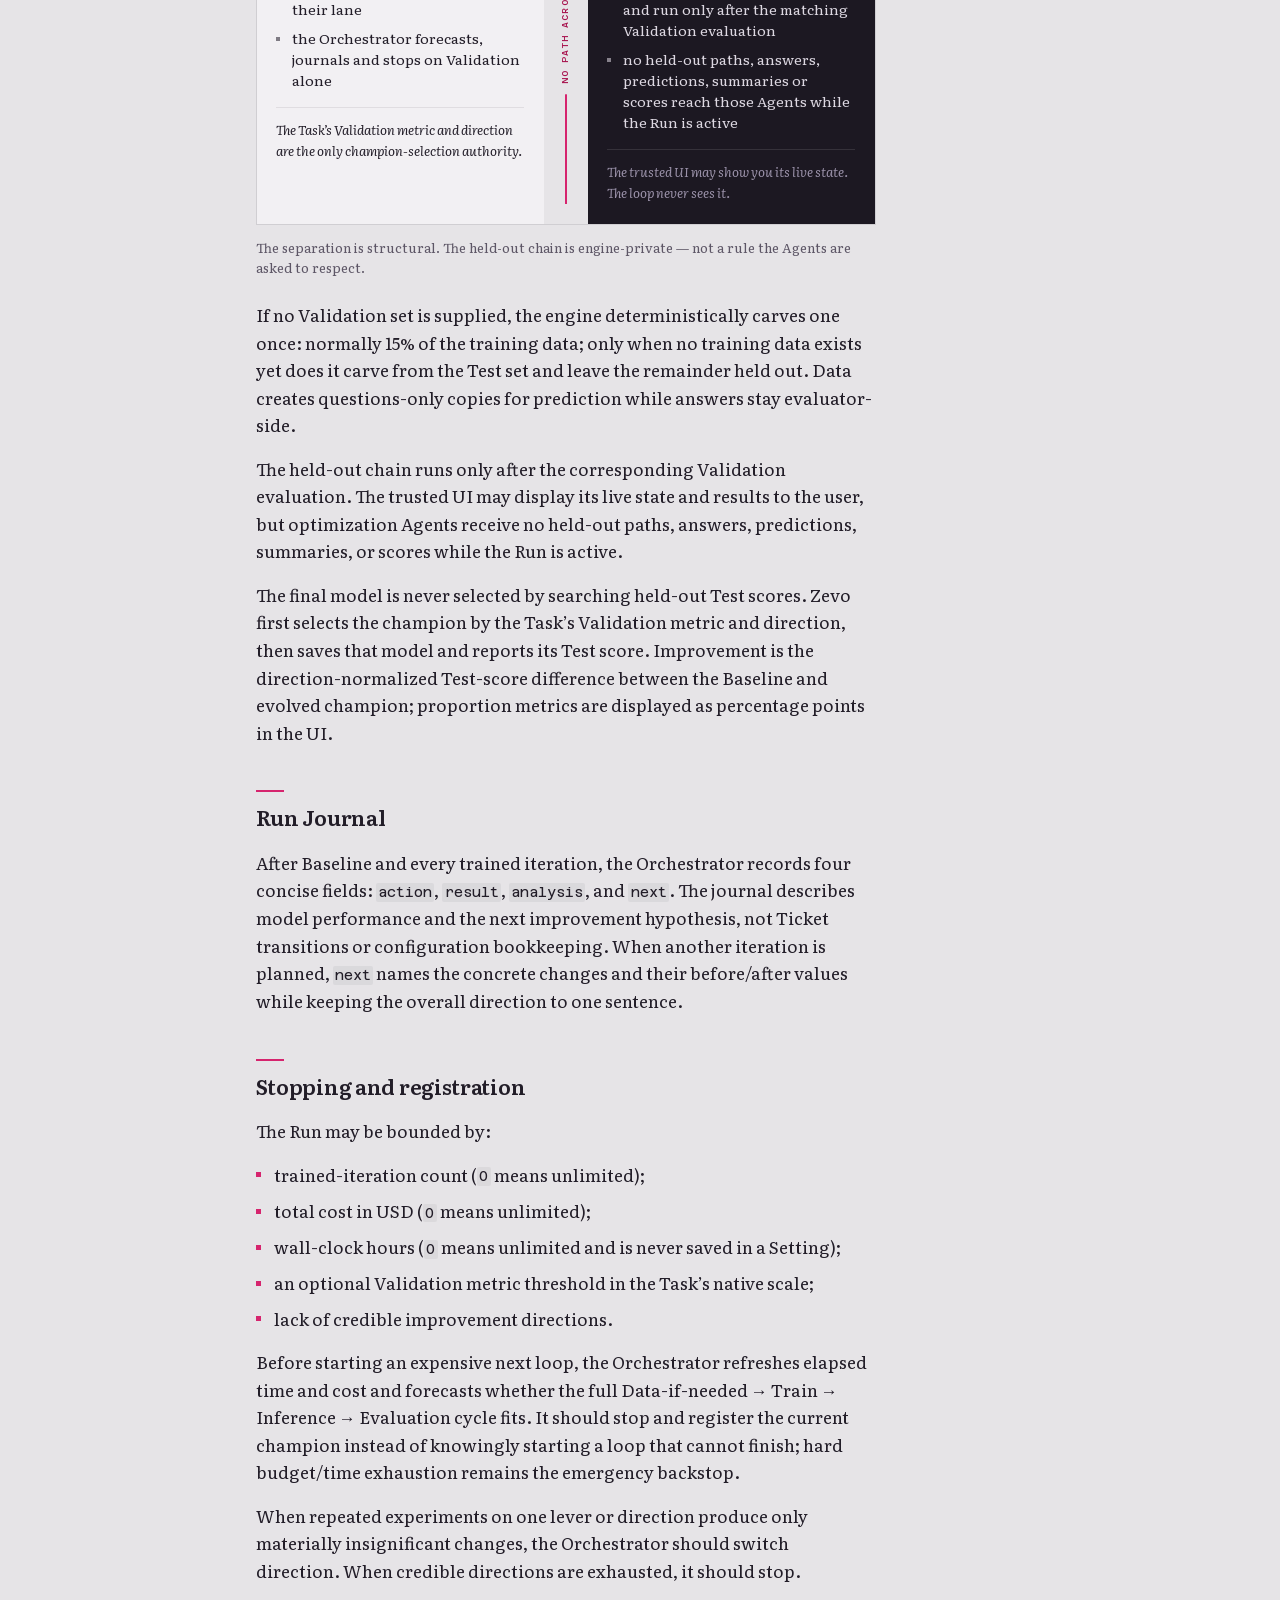
<file: docs/index.html>
<!DOCTYPE html><!--6ZKx9g3Q95gQr8K3u_OK0--><html lang="en" class="__variable_dbed99 __variable_6d8e7a"><head><meta charSet="utf-8"/><meta name="viewport" content="width=device-width, initial-scale=1"/><link rel="preload" href="/docs/_next/static/media/365e9b8c7921be01-s.p.woff2" as="font" crossorigin="" type="font/woff2"/><link rel="preload" href="/docs/_next/static/media/45d262064560f5fa-s.p.woff2" as="font" crossorigin="" type="font/woff2"/><link rel="preload" href="/docs/_next/static/media/fb751edd4b3a9ca4-s.p.woff2" as="font" crossorigin="" type="font/woff2"/><link rel="stylesheet" href="/docs/_next/static/css/f007f611aa235cab.css" data-precedence="next"/><link rel="preload" as="script" fetchPriority="low" href="/docs/_next/static/chunks/webpack-baa2d7cba547e043.js"/><script src="/docs/_next/static/chunks/c7879cf7-c19b5d874770bbb7.js" async=""></script><script src="/docs/_next/static/chunks/508-35a4bf36b0b8dd70.js" async=""></script><script src="/docs/_next/static/chunks/main-app-c6f4c97162b7fdfc.js" async=""></script><script src="/docs/_next/static/chunks/app/page-b11986de5bdb9f3f.js" async=""></script><meta name="next-size-adjust" content=""/><title>Zevo — Documentation</title><meta name="description" content="Install and operate Zevo: architecture, quick start, core concepts, the end-to-end workflow, the reliability model, launching a Run, the CLI map, and the web UI."/><link rel="icon" href="/docs/icon.svg?59233a48b810db0e" type="image/svg+xml" sizes="any"/><script src="/docs/_next/static/chunks/polyfills-42372ed130431b0a.js" noModule=""></script></head><body><div hidden=""><!--$--><!--/$--></div><div class="page"><div class="topbar"><a class="topbar-mark" href="/"><span class="mark">Zevo</span><span class="mark-sub mono">docs</span></a><button type="button" class="contents-btn mono" aria-expanded="false" aria-controls="contents"><span class="contents-btn-t">Overview</span><span class="chev" aria-hidden="true"></span></button></div><nav id="contents" class="sidenav" data-open="false" aria-label="Documentation contents"><a class="sidenav-mark" href="/"><span class="mark">Zevo</span><span class="mark-sub mono">Documentation</span></a><p class="sidenav-cap mono">Contents</p><ol class="toc"><li class="toc-sec" data-active="true"><a href="#overview" class="toc-link" aria-current="true"><span class="toc-n mono" aria-hidden="true">01</span><span class="toc-t">Overview</span></a><ul class="toc-subs"><li><a href="#roles" class="toc-sub">Agents and Runner</a></li><li><a href="#measurement-rule" class="toc-sub">The fixed ruler</a></li></ul></li><li class="toc-sec" data-active="false"><a href="#architecture" class="toc-link"><span class="toc-n mono" aria-hidden="true">02</span><span class="toc-t">Architecture</span></a></li><li class="toc-sec" data-active="false"><a href="#quick-start" class="toc-link"><span class="toc-n mono" aria-hidden="true">03</span><span class="toc-t">Quick start</span></a></li><li class="toc-sec" data-active="false"><a href="#core-concepts" class="toc-link"><span class="toc-n mono" aria-hidden="true">04</span><span class="toc-t">Core concepts</span></a></li><li class="toc-sec" data-active="false"><a href="#workflow" class="toc-link"><span class="toc-n mono" aria-hidden="true">05</span><span class="toc-t">The workflow</span></a></li><li class="toc-sec" data-active="false"><a href="#reliability" class="toc-link"><span class="toc-n mono" aria-hidden="true">06</span><span class="toc-t">Reliability model</span></a></li><li class="toc-sec" data-active="false"><a href="#launching" class="toc-link"><span class="toc-n mono" aria-hidden="true">07</span><span class="toc-t">Launching a Run</span></a></li><li class="toc-sec" data-active="false"><a href="#cli-map" class="toc-link"><span class="toc-n mono" aria-hidden="true">08</span><span class="toc-t">CLI map</span></a></li><li class="toc-sec" data-active="false"><a href="#web-ui" class="toc-link"><span class="toc-n mono" aria-hidden="true">09</span><span class="toc-t">Web UI</span></a></li><li class="toc-sec" data-active="false"><a href="#layout" class="toc-link"><span class="toc-n mono" aria-hidden="true">10</span><span class="toc-t">Data and layout</span></a></li><li class="toc-sec" data-active="false"><a href="#development" class="toc-link"><span class="toc-n mono" aria-hidden="true">11</span><span class="toc-t">Development</span></a></li><li class="toc-sec" data-active="false"><a href="#source-of-truth" class="toc-link"><span class="toc-n mono" aria-hidden="true">12</span><span class="toc-t">Source of truth</span></a></li><li class="toc-sec" data-active="false"><a href="#license" class="toc-link"><span class="toc-n mono" aria-hidden="true">13</span><span class="toc-t">License</span></a></li></ol><p class="sidenav-foot"><a href="/">← zevoai.dev</a></p></nav><aside class="plate" aria-hidden="true"><figure class="plate-in"><p class="plate-head mono"><span class="plate-n">01</span><span class="plate-sec">Overview</span></p><div class="plate-art"><svg viewBox="0 0 360 372" preserveAspectRatio="xMidYMid meet" aria-hidden="true" focusable="false" class="figure"><defs><marker id="arw-ink" viewBox="0 0 8 8" refX="6.6" refY="4" markerWidth="6" markerHeight="6" orient="auto-start-reverse" markerUnits="userSpaceOnUse"><path d="M0.6 1.1 L7 4 L0.6 6.9 Z" fill="#221D28"></path></marker><marker id="arw-signal" viewBox="0 0 8 8" refX="6.6" refY="4" markerWidth="6" markerHeight="6" orient="auto-start-reverse" markerUnits="userSpaceOnUse"><path d="M0.6 1.1 L7 4 L0.6 6.9 Z" fill="#D6246E"></path></marker><marker id="arw-ghost" viewBox="0 0 8 8" refX="6.6" refY="4" markerWidth="6" markerHeight="6" orient="auto-start-reverse" markerUnits="userSpaceOnUse"><path d="M0.6 1.1 L7 4 L0.6 6.9 Z" fill="#B9B0BD"></path></marker></defs><g><path d="M66 140V190M146 140V190M226 140V190M306 140V190" fill="none" stroke="#B9B0BD" stroke-width="1.2" stroke-linecap="round" stroke-dasharray="5 4" opacity="0"></path><path d="M36 232H324M36 232V221M84 232V226M132 232V226M180 232V221M228 232V226M276 232V226M324 232V221" fill="none" stroke="#D6246E" stroke-width="1.8" stroke-linecap="round" pathLength="1" stroke-dasharray="1" stroke-dashoffset="1" opacity="0"></path><path d="M60 84H310V306H60Z" fill="none" stroke="#221D28" stroke-width="1.5" stroke-linecap="round" stroke-dasharray="5 4" opacity="0"></path><path d="M28 62H332" fill="none" stroke="#B9B0BD" stroke-width="1" stroke-linecap="round" pathLength="1" stroke-dasharray="1" stroke-dashoffset="1" opacity="0"></path><path d="M28 250H332" fill="none" stroke="#B9B0BD" stroke-width="1" stroke-linecap="round" pathLength="1" stroke-dasharray="1" stroke-dashoffset="1" opacity="0"></path><path d="M28 156H332" fill="none" stroke="#B9B0BD" stroke-width="1" stroke-linecap="round" pathLength="1" stroke-dasharray="1" stroke-dashoffset="1" opacity="0"></path><path d="M28 246H332" fill="none" stroke="#B9B0BD" stroke-width="1" stroke-linecap="round" pathLength="1" stroke-dasharray="1" stroke-dashoffset="1" opacity="0"></path><path d="M28 126H332" fill="none" stroke="#B9B0BD" stroke-width="1" stroke-linecap="round" pathLength="1" stroke-dasharray="1" stroke-dashoffset="1" opacity="0"></path><path d="M28 176H332" fill="none" stroke="#B9B0BD" stroke-width="1" stroke-linecap="round" pathLength="1" stroke-dasharray="1" stroke-dashoffset="1" opacity="0"></path><path d="M28 226H332" fill="none" stroke="#B9B0BD" stroke-width="1" stroke-linecap="round" pathLength="1" stroke-dasharray="1" stroke-dashoffset="1" opacity="0"></path><path d="M28 276H332" fill="none" stroke="#B9B0BD" stroke-width="1" stroke-linecap="round" pathLength="1" stroke-dasharray="1" stroke-dashoffset="1" opacity="0"></path><path d="M206 96H336V276H206Z" fill="none" stroke="#221D28" stroke-width="1.5" stroke-linecap="round" stroke-dasharray="5 4" opacity="0"></path><path d="M28 152H332" fill="none" stroke="#B9B0BD" stroke-width="1" stroke-linecap="round" pathLength="1" stroke-dasharray="1" stroke-dashoffset="1" opacity="0"></path><path d="M28 248H332" fill="none" stroke="#B9B0BD" stroke-width="1" stroke-linecap="round" pathLength="1" stroke-dasharray="1" stroke-dashoffset="1" opacity="0"></path><path d="M126 96V222" fill="none" stroke="#B9B0BD" stroke-width="1" stroke-linecap="round" pathLength="1" stroke-dasharray="1" stroke-dashoffset="1" opacity="0"></path><path d="M246 96V222" fill="none" stroke="#B9B0BD" stroke-width="1" stroke-linecap="round" pathLength="1" stroke-dasharray="1" stroke-dashoffset="1" opacity="0"></path><path d="M36 129H344" fill="none" stroke="#B9B0BD" stroke-width="1" stroke-linecap="round" pathLength="1" stroke-dasharray="1" stroke-dashoffset="1" opacity="0"></path><path d="M36 195H344" fill="none" stroke="#B9B0BD" stroke-width="1" stroke-linecap="round" pathLength="1" stroke-dasharray="1" stroke-dashoffset="1" opacity="0"></path><path d="M36 261H344" fill="none" stroke="#B9B0BD" stroke-width="1" stroke-linecap="round" pathLength="1" stroke-dasharray="1" stroke-dashoffset="1" opacity="0"></path><path d="M124 72V324" fill="none" stroke="#B9B0BD" stroke-width="1" stroke-linecap="round" pathLength="1" stroke-dasharray="1" stroke-dashoffset="1" opacity="0"></path><path d="M282 72V324" fill="none" stroke="#B9B0BD" stroke-width="1" stroke-linecap="round" pathLength="1" stroke-dasharray="1" stroke-dashoffset="1" opacity="0"></path><path d="M232 234H348" fill="none" stroke="#B9B0BD" stroke-width="1" stroke-linecap="round" pathLength="1" stroke-dasharray="1" stroke-dashoffset="1" opacity="0"></path><path d="M28 168H332" fill="none" stroke="#B9B0BD" stroke-width="1" stroke-linecap="round" pathLength="1" stroke-dasharray="1" stroke-dashoffset="1" opacity="0"></path><path d="M186 44V322" fill="none" stroke="#D6246E" stroke-width="1.8" stroke-linecap="round" stroke-dasharray="5 4" opacity="0"></path><path d="M28 84H332" fill="none" stroke="#B9B0BD" stroke-width="1" stroke-linecap="round" pathLength="1" stroke-dasharray="1" stroke-dashoffset="1" opacity="0"></path><path d="M28 137H332" fill="none" stroke="#B9B0BD" stroke-width="1" stroke-linecap="round" pathLength="1" stroke-dasharray="1" stroke-dashoffset="1" opacity="0"></path><path d="M28 191H332" fill="none" stroke="#B9B0BD" stroke-width="1" stroke-linecap="round" pathLength="1" stroke-dasharray="1" stroke-dashoffset="1" opacity="0"></path><path d="M28 245H332" fill="none" stroke="#B9B0BD" stroke-width="1" stroke-linecap="round" pathLength="1" stroke-dasharray="1" stroke-dashoffset="1" opacity="0"></path><path d="M28 299H332" fill="none" stroke="#B9B0BD" stroke-width="1" stroke-linecap="round" pathLength="1" stroke-dasharray="1" stroke-dashoffset="1" opacity="0"></path><path d="M28 276H332" fill="none" stroke="#B9B0BD" stroke-width="1" stroke-linecap="round" pathLength="1" stroke-dasharray="1" stroke-dashoffset="1" opacity="0"></path><path d="M28 76H344" fill="none" stroke="#B9B0BD" stroke-width="1" stroke-linecap="round" pathLength="1" stroke-dasharray="1" stroke-dashoffset="1" opacity="0"></path><path d="M28 306H344" fill="none" stroke="#B9B0BD" stroke-width="1" stroke-linecap="round" pathLength="1" stroke-dasharray="1" stroke-dashoffset="1" opacity="0"></path><path d="M210 76V306" fill="none" stroke="#B9B0BD" stroke-width="1" stroke-linecap="round" pathLength="1" stroke-dasharray="1" stroke-dashoffset="1" opacity="0"></path><path d="M22 146H350V300H22Z" fill="none" stroke="#B9B0BD" stroke-width="1.4" stroke-linecap="round" stroke-dasharray="5 4" opacity="0"></path><path d="M150 76V300" fill="none" stroke="#B9B0BD" stroke-width="1" stroke-linecap="round" pathLength="1" stroke-dasharray="1" stroke-dashoffset="1" opacity="0"></path><path d="M28 92H332" fill="none" stroke="#B9B0BD" stroke-width="1" stroke-linecap="round" pathLength="1" stroke-dasharray="1" stroke-dashoffset="1" opacity="0"></path><path d="M28 316H332" fill="none" stroke="#B9B0BD" stroke-width="1" stroke-linecap="round" pathLength="1" stroke-dasharray="1" stroke-dashoffset="1" opacity="0"></path><path d="M28 76H344" fill="none" stroke="#B9B0BD" stroke-width="1" stroke-linecap="round" pathLength="1" stroke-dasharray="1" stroke-dashoffset="1" opacity="0"></path><path d="M28 272H344" fill="none" stroke="#B9B0BD" stroke-width="1" stroke-linecap="round" pathLength="1" stroke-dasharray="1" stroke-dashoffset="1" opacity="0"></path><path d="M186 76V272" fill="none" stroke="#B9B0BD" stroke-width="1" stroke-linecap="round" pathLength="1" stroke-dasharray="1" stroke-dashoffset="1" opacity="0"></path><path d="M28 300H332" fill="none" stroke="#B9B0BD" stroke-width="1" stroke-linecap="round" pathLength="1" stroke-dasharray="1" stroke-dashoffset="1" opacity="0"></path><path d="M148 78H224" fill="none" stroke="#D6246E" stroke-width="1.5" stroke-linecap="round" stroke-dasharray="5 4" opacity="0"></path><path d="M28 68H332" fill="none" stroke="#B9B0BD" stroke-width="1" stroke-linecap="round" pathLength="1" stroke-dasharray="1" stroke-dashoffset="1" opacity="0"></path><path d="M28 332H332" fill="none" stroke="#B9B0BD" stroke-width="1" stroke-linecap="round" pathLength="1" stroke-dasharray="1" stroke-dashoffset="1" opacity="0"></path><path d="M76 132V256M76 168H88M76 212H88M76 256H88" fill="none" stroke="#B9B0BD" stroke-width="1" stroke-linecap="round" pathLength="1" stroke-dasharray="1" stroke-dashoffset="1" opacity="0"></path><path d="M52 50V107M52 65H62M52 86H62M52 107H62" fill="none" stroke="#B9B0BD" stroke-width="1" stroke-linecap="round" pathLength="1" stroke-dasharray="1" stroke-dashoffset="1" opacity="0"></path><path d="M52 134V254M52 149H62M52 170H62M52 191H62M52 212H62M52 233H62M52 254H62" fill="none" stroke="#B9B0BD" stroke-width="1" stroke-linecap="round" pathLength="1" stroke-dasharray="1" stroke-dashoffset="1" opacity="0"></path><path d="M28 236H332" fill="none" stroke="#B9B0BD" stroke-width="1" stroke-linecap="round" pathLength="1" stroke-dasharray="1" stroke-dashoffset="1" opacity="0"></path><path d="M28 74H344" fill="none" stroke="#B9B0BD" stroke-width="1" stroke-linecap="round" pathLength="1" stroke-dasharray="1" stroke-dashoffset="1" opacity="0"></path><path d="M28 316H344" fill="none" stroke="#B9B0BD" stroke-width="1" stroke-linecap="round" pathLength="1" stroke-dasharray="1" stroke-dashoffset="1" opacity="0"></path></g><g><path fill="none" stroke="#D6246E" stroke-width="1.5" stroke-dasharray="4.5 3.5" marker-end="url(#arw-signal)" opacity="0" d="M46.1 79.2L84.7 142.8"></path><path fill="none" stroke="#221D28" stroke-width="1.5" marker-end="url(#arw-ink)" opacity="0" d="M122.2 155.5Q145.2 140.0 161.2 117.5"></path><path fill="none" stroke="#221D28" stroke-width="1.5" marker-end="url(#arw-ink)" opacity="0" d="M188.5 114.2Q204.0 137.2 226.5 153.2"></path><path fill="none" stroke="#221D28" stroke-width="1.5" marker-end="url(#arw-ink)" opacity="0" d="M229.8 180.5Q206.8 196.0 190.8 218.5"></path><path fill="none" stroke="#221D28" stroke-width="1.5" marker-end="url(#arw-ink)" opacity="0" d="M163.5 221.8Q148.0 198.8 125.5 182.8"></path><path fill="none" stroke="#D6246E" stroke-width="1.5" stroke-dasharray="4.5 3.5" marker-end="url(#arw-signal)" opacity="0" d="M200.2 252.0L303.5 285.9"></path><path fill="none" stroke="#B9B0BD" stroke-width="0.9" stroke-dasharray="1.5 3" opacity="0" d="M46.1 79.2L86.8 146.2"></path><path fill="none" stroke="#B9B0BD" stroke-width="0.9" stroke-dasharray="1.5 3" opacity="0" d="M53.2 68.9L150.9 87.3"></path><path fill="none" stroke="#B9B0BD" stroke-width="0.9" stroke-dasharray="1.5 3" opacity="0" d="M52.0 72.7L229.0 157.0"></path><path fill="none" stroke="#B9B0BD" stroke-width="0.9" stroke-dasharray="1.5 3" opacity="0" d="M47.5 78.2L160.4 223.8"></path><path fill="none" stroke="#B9B0BD" stroke-width="0.9" stroke-dasharray="1.5 3" opacity="0" d="M50.1 75.7L309.9 282.3"></path><path fill="none" stroke="#B9B0BD" stroke-width="0.9" stroke-dasharray="1.5 3" opacity="0" d="M50.5 75.2L173.2 165.9"></path><path fill="none" stroke="#221D28" stroke-width="1.5" marker-end="url(#arw-ink)" opacity="0" d="M121.8 154.8Q144.2 139.0 160.5 117.1"></path><path fill="none" stroke="#221D28" stroke-width="1.5" marker-end="url(#arw-ink)" opacity="0" d="M189.2 113.8Q205.0 136.2 226.9 152.5"></path><path fill="none" stroke="#221D28" stroke-width="1.5" marker-end="url(#arw-ink)" opacity="0" d="M230.2 181.2Q207.8 197.0 191.5 218.9"></path><path fill="none" stroke="#221D28" stroke-width="1.5" marker-end="url(#arw-ink)" opacity="0" d="M197.3 258.0Q246.0 286.6 302.5 291.1"></path><path fill="none" stroke="#221D28" stroke-width="1.5" marker-end="url(#arw-ink)" opacity="0" d="M313.5 279.0Q263.7 206.7 182.9 171.0"></path><path fill="none" stroke="#221D28" stroke-width="1.5" marker-end="url(#arw-ink)" opacity="0" d="M172.7 167.0Q150.8 160.6 128.9 162.3"></path><path fill="none" stroke="#221D28" stroke-width="1.5" marker-end="url(#arw-ink)" opacity="0" d="M53.2 68.9L147.0 86.5"></path><path fill="none" stroke="#221D28" stroke-width="1.5" marker-end="url(#arw-ink)" opacity="0" d="M118.0 150.0L155.1 112.9"></path><path fill="none" stroke="#221D28" stroke-width="1.5" marker-end="url(#arw-ink)" opacity="0" d="M194.0 110.0L231.1 147.1"></path><path fill="none" stroke="#221D28" stroke-width="1.5" marker-end="url(#arw-ink)" opacity="0" d="M176.0 117.5L176.0 214.5"></path><path fill="none" stroke="#221D28" stroke-width="1.5" marker-end="url(#arw-ink)" opacity="0" d="M311.7 280.4Q279.5 242.2 261.4 196.0"></path><path fill="none" stroke="#221D28" stroke-width="1.5" marker-end="url(#arw-ink)" opacity="0" d="M310.2 282.0L181.7 172.9"></path><path fill="none" stroke="#221D28" stroke-width="1.5" marker-end="url(#arw-ink)" opacity="0" d="M176.0 168.0L176.0 168.0"></path><path fill="none" stroke="#221D28" stroke-width="1.5" marker-end="url(#arw-ink)" opacity="0" d="M176.0 168.0L176.0 168.0"></path><path fill="none" stroke="#D6246E" stroke-width="1.5" marker-end="url(#arw-signal)" opacity="0" d="M176.0 168.0L176.0 168.0"></path><path fill="none" stroke="#B9B0BD" stroke-width="1.5" stroke-dasharray="4.5 3.5" marker-end="url(#arw-ghost)" opacity="0" d="M176.0 171.5L176.0 214.5"></path><path fill="none" stroke="#221D28" stroke-width="1.5" marker-end="url(#arw-ink)" opacity="0" d="M86.8 146.2L48.1 82.7"></path><path fill="none" stroke="#221D28" stroke-width="1.5" marker-end="url(#arw-ink)" opacity="0" d="M229.0 157.0L55.6 74.4"></path><path fill="none" stroke="#221D28" stroke-width="1.5" marker-end="url(#arw-ink)" opacity="0" d="M46.1 79.2L84.7 142.8"></path><path fill="none" stroke="#D6246E" stroke-width="1.5" marker-end="url(#arw-signal)" opacity="0" d="M124.4 160.7Q153.4 148.1 167.0 120.1"></path><path fill="none" stroke="#D6246E" stroke-width="1.5" marker-end="url(#arw-signal)" opacity="0" d="M151.6 99.3Q122.6 111.9 109.0 139.9"></path><path fill="none" stroke="#221D28" stroke-width="1.5" marker-end="url(#arw-ink)" opacity="0" d="M122.0 180.8Q174.2 206.0 226.3 182.5"></path><path fill="none" stroke="#221D28" stroke-width="1.5" marker-end="url(#arw-ink)" opacity="0" d="M230.0 155.2Q177.8 130.0 125.7 153.5"></path><path fill="none" stroke="#221D28" stroke-width="1.5" marker-end="url(#arw-ink)" opacity="0" d="M121.0 182.5Q142.3 198.9 159.1 219.9"></path><path fill="none" stroke="#221D28" stroke-width="1.5" marker-end="url(#arw-ink)" opacity="0" d="M122.3 180.4L305.0 282.5"></path><path fill="none" stroke="#221D28" stroke-width="1.5" marker-end="url(#arw-ink)" opacity="0" d="M125.2 172.0Q146.9 173.8 168.7 169.6"></path><path fill="none" stroke="#221D28" stroke-width="1.5" marker-end="url(#arw-ink)" opacity="0" d="M47.6 78.1Q116.9 161.1 222.5 167.6"></path><path fill="none" stroke="#D6246E" stroke-width="1.5" stroke-dasharray="4.5 3.5" marker-end="url(#arw-signal)" opacity="0" d="M235.8 148.3Q164.9 68.9 57.5 65.9"></path><path fill="none" stroke="#B9B0BD" stroke-width="0.9" stroke-dasharray="1.5 3" opacity="0" d="M50.5 75.2L173.2 165.9"></path><path fill="none" stroke="#D6246E" stroke-width="1.5" marker-end="url(#arw-signal)" opacity="0" d="M46.1 79.2L84.7 142.8"></path><path fill="none" stroke="#D6246E" stroke-width="1.5" stroke-dasharray="4.5 3.5" marker-end="url(#arw-signal)" opacity="0" d="M118.0 150.0L155.1 112.9"></path><path fill="none" stroke="#D6246E" stroke-width="1.5" stroke-dasharray="4.5 3.5" marker-end="url(#arw-signal)" opacity="0" d="M125.5 168.0L222.5 168.0"></path><path fill="none" stroke="#B9B0BD" stroke-width="1.5" stroke-dasharray="4.5 3.5" marker-end="url(#arw-ghost)" opacity="0" d="M264.5 190.2L312.4 275.0"></path><path fill="none" stroke="#D6246E" stroke-width="1.5" marker-end="url(#arw-signal)" opacity="0" d="M234.0 186.0L196.9 223.1"></path><path fill="none" stroke="#B9B0BD" stroke-width="1.5" stroke-dasharray="4.5 3.5" marker-end="url(#arw-ghost)" opacity="0" d="M47.5 78.2L157.9 220.7"></path><path fill="none" stroke="#B9B0BD" stroke-width="1.5" stroke-dasharray="4.5 3.5" marker-end="url(#arw-ghost)" opacity="0" d="M176.0 117.5L176.0 214.5"></path><path fill="none" stroke="#221D28" stroke-width="1.5" marker-end="url(#arw-ink)" opacity="0" d="M37.2 81.5Q37.6 128.8 73.9 154.2"></path><path fill="none" stroke="#221D28" stroke-width="1.5" marker-end="url(#arw-ink)" opacity="0" d="M100.3 142.5Q96.0 97.5 55.6 74.4"></path><path fill="none" stroke="#D6246E" stroke-width="1.5" marker-end="url(#arw-signal)" opacity="0" d="M194.0 110.0L231.1 147.1"></path><path fill="none" stroke="#221D28" stroke-width="1.5" marker-end="url(#arw-ink)" opacity="0" d="M234.0 186.0L196.9 223.1"></path><path fill="none" stroke="#221D28" stroke-width="1.5" marker-end="url(#arw-ink)" opacity="0" d="M48.2 77.7Q72.4 106.8 88.6 140.8"></path><path fill="none" stroke="#D6246E" stroke-width="1.5" marker-end="url(#arw-signal)" opacity="0" d="M50.5 75.1Q130.3 131.8 223.6 160.1"></path><path fill="none" stroke="#D6246E" stroke-width="1.5" marker-end="url(#arw-signal)" opacity="0" d="M53.2 68.9L147.0 86.5"></path><path fill="none" stroke="#D6246E" stroke-width="1.5" marker-end="url(#arw-signal)" opacity="0" d="M52.0 72.7L225.4 155.3"></path><path fill="none" stroke="#D6246E" stroke-width="1.5" marker-end="url(#arw-signal)" opacity="0" d="M118.0 150.0L155.1 112.9"></path><path fill="none" stroke="#221D28" stroke-width="1.5" marker-end="url(#arw-ink)" opacity="0" d="M200.2 252.0L303.5 285.9"></path><path fill="none" stroke="#221D28" stroke-width="1.5" marker-end="url(#arw-ink)" opacity="0" d="M53.2 68.9Q150.7 89.2 229.2 149.3"></path><path fill="none" stroke="#221D28" stroke-width="1.5" marker-end="url(#arw-ink)" opacity="0" d="M121.4 154.2Q143.2 138.0 159.7 116.6"></path><path fill="none" stroke="#221D28" stroke-width="1.5" marker-end="url(#arw-ink)" opacity="0" d="M125.5 168.0L222.5 168.0"></path></g><circle r="4.5" fill="#D6246E" cx="186" cy="68" opacity="0"></circle><g><g transform="translate(38 66)"><circle r="12" fill="rgb(214,36,110)" stroke="rgb(214,36,110)" stroke-width="0"></circle><text class="fig-label" text-anchor="start" dominant-baseline="auto" fill="#221D28">what you supply</text></g><g transform="translate(100 168)"><circle r="22" fill="rgb(242,240,243)" stroke="rgb(34,29,40)" stroke-width="1.7"></circle><text class="fig-label" text-anchor="middle" dominant-baseline="auto" fill="#221D28">prepare data</text></g><g transform="translate(176 92)"><circle r="22" fill="rgb(242,240,243)" stroke="rgb(34,29,40)" stroke-width="1.7"></circle><text class="fig-label" text-anchor="middle" dominant-baseline="auto" fill="#221D28">baseline</text></g><g transform="translate(252 168)"><circle r="22" fill="rgb(242,240,243)" stroke="rgb(34,29,40)" stroke-width="1.7"></circle><text class="fig-label" text-anchor="middle" dominant-baseline="auto" fill="#221D28">train</text></g><g transform="translate(176 244)"><circle r="22" fill="rgb(242,240,243)" stroke="rgb(34,29,40)" stroke-width="1.7"></circle><text class="fig-label" text-anchor="middle" dominant-baseline="auto" fill="#221D28">evaluate</text></g><g transform="translate(322 292)"><circle r="12" fill="rgb(214,36,110)" stroke="rgb(214,36,110)" stroke-width="0"></circle><text class="fig-label" text-anchor="end" dominant-baseline="auto" fill="#221D28">the champion</text></g><g transform="translate(176 168)"><circle r="0" fill="rgb(216,210,218)" stroke="rgb(216,210,218)" stroke-width="0"></circle><text class="fig-label" text-anchor="middle" dominant-baseline="auto" fill="#5D5666"></text></g><g transform="translate(176 168)"><circle r="0" fill="rgb(216,210,218)" stroke="rgb(216,210,218)" stroke-width="0"></circle><text class="fig-label" text-anchor="middle" dominant-baseline="auto" fill="#5D5666"></text></g><g transform="translate(176 168)"><circle r="0" fill="rgb(216,210,218)" stroke="rgb(216,210,218)" stroke-width="0"></circle><text class="fig-label" text-anchor="middle" dominant-baseline="auto" fill="#5D5666"></text></g><g transform="translate(176 168)"><circle r="0" fill="rgb(216,210,218)" stroke="rgb(216,210,218)" stroke-width="0"></circle><text class="fig-label" text-anchor="middle" dominant-baseline="auto" fill="#5D5666"></text></g><g transform="translate(176 168)"><circle r="0" fill="rgb(216,210,218)" stroke="rgb(216,210,218)" stroke-width="0"></circle><text class="fig-label" text-anchor="middle" dominant-baseline="auto" fill="#5D5666"></text></g><g transform="translate(176 168)"><circle r="0" fill="rgb(216,210,218)" stroke="rgb(216,210,218)" stroke-width="0"></circle><text class="fig-label" text-anchor="middle" dominant-baseline="auto" fill="#5D5666"></text></g><g transform="translate(176 168)"><circle r="0" fill="rgb(216,210,218)" stroke="rgb(216,210,218)" stroke-width="0"></circle><text class="fig-label" text-anchor="middle" dominant-baseline="auto" fill="#5D5666"></text></g><g transform="translate(176 168)"><circle r="0" fill="rgb(216,210,218)" stroke="rgb(216,210,218)" stroke-width="0"></circle><text class="fig-label" text-anchor="middle" dominant-baseline="auto" fill="#5D5666"></text></g><g transform="translate(176 168)"><circle r="0" fill="rgb(216,210,218)" stroke="rgb(216,210,218)" stroke-width="0"></circle><text class="fig-label" text-anchor="middle" dominant-baseline="auto" fill="#5D5666"></text></g><g transform="translate(176 168)"><circle r="0" fill="rgb(216,210,218)" stroke="rgb(216,210,218)" stroke-width="0"></circle><text class="fig-label" text-anchor="middle" dominant-baseline="auto" fill="#5D5666"></text></g></g><g class="fade-in"></g><g class="fig-notes"><g><path class="fig-leader" d="M341 113L270 152" fill="none" stroke="#D6246E" stroke-width="1" pathLength="1" stroke-dasharray="1" stroke-dashoffset="1"></path><circle cx="270" cy="152" r="2" fill="#D6246E"></circle><text x="348" y="86" class="fig-note" text-anchor="end"><tspan x="348" dy="0">the Task&#x27;s evaluator</tspan><tspan x="348" dy="11">scores it, and the</tspan><tspan x="348" dy="11">loop cannot move it</tspan></text></g><g><path class="fig-leader" d="M33 307L154 262" fill="none" stroke="#D6246E" stroke-width="1" pathLength="1" stroke-dasharray="1" stroke-dashoffset="1"></path><circle cx="154" cy="262" r="2" fill="#D6246E"></circle><text x="26" y="318" class="fig-note" text-anchor="start"><tspan x="26" dy="0">only the Validation-selected</tspan><tspan x="26" dy="11">champion is saved</tspan></text></g></g><g class="fig-gauge"><rect x="172" y="364" width="3" height="3" fill="#D6246E"></rect><rect x="177" y="364" width="3" height="3" fill="#cec7d1"></rect><rect x="182" y="364" width="3" height="3" fill="#cec7d1"></rect><rect x="187" y="364" width="3" height="3" fill="#cec7d1"></rect><rect x="192" y="364" width="3" height="3" fill="#cec7d1"></rect><rect x="197" y="364" width="3" height="3" fill="#cec7d1"></rect><rect x="202" y="364" width="3" height="3" fill="#cec7d1"></rect><rect x="207" y="364" width="3" height="3" fill="#cec7d1"></rect><rect x="212" y="364" width="3" height="3" fill="#cec7d1"></rect><rect x="217" y="364" width="3" height="3" fill="#cec7d1"></rect><rect x="222" y="364" width="3" height="3" fill="#cec7d1"></rect><rect x="227" y="364" width="3" height="3" fill="#cec7d1"></rect><rect x="232" y="364" width="3" height="3" fill="#cec7d1"></rect><rect x="237" y="364" width="3" height="3" fill="#cec7d1"></rect><rect x="242" y="364" width="3" height="3" fill="#cec7d1"></rect><rect x="247" y="364" width="3" height="3" fill="#cec7d1"></rect><rect x="252" y="364" width="3" height="3" fill="#cec7d1"></rect><rect x="257" y="364" width="3" height="3" fill="#cec7d1"></rect><rect x="262" y="364" width="3" height="3" fill="#cec7d1"></rect><rect x="267" y="364" width="3" height="3" fill="#cec7d1"></rect><rect x="272" y="364" width="3" height="3" fill="#cec7d1"></rect><rect x="277" y="364" width="3" height="3" fill="#cec7d1"></rect><rect x="282" y="364" width="3" height="3" fill="#cec7d1"></rect><rect x="287" y="364" width="3" height="3" fill="#cec7d1"></rect><rect x="292" y="364" width="3" height="3" fill="#cec7d1"></rect><rect x="297" y="364" width="3" height="3" fill="#cec7d1"></rect><rect x="302" y="364" width="3" height="3" fill="#cec7d1"></rect><rect x="307" y="364" width="3" height="3" fill="#cec7d1"></rect><rect x="312" y="364" width="3" height="3" fill="#cec7d1"></rect><rect x="317" y="364" width="3" height="3" fill="#cec7d1"></rect><rect x="322" y="364" width="3" height="3" fill="#cec7d1"></rect><rect x="327" y="364" width="3" height="3" fill="#cec7d1"></rect><rect x="332" y="364" width="3" height="3" fill="#cec7d1"></rect><rect x="337" y="364" width="3" height="3" fill="#cec7d1"></rect><rect x="342" y="364" width="3" height="3" fill="#cec7d1"></rect><rect x="347" y="364" width="3" height="3" fill="#cec7d1"></rect></g></svg></div><figcaption class="plate-foot"><span class="plate-name">the closed loop</span><span class="plate-cap">Prepare, baseline, train, evaluate — closed into a loop, with the ruler held still outside it.</span></figcaption></figure></aside><main class="doc" id="top"><header class="hero"><p class="eyebrow mono">Stony Brook University · Zesearch NLP Group</p><h1 class="hero-h"><span class="wordmark">Zevo</span><span class="hero-sub">Documentation</span></h1><p class="hero-lede">Zevo is a multi-agent system for running<!-- --> <strong>reproducible model-improvement experiments</strong>. You supply a task, training and evaluation data, a base model, optional method constraints, and resource limits. Zevo prepares the data, establishes a baseline, trains and evaluates candidates over multiple iterations, and saves the Validation-selected champion.</p><p class="hero-lede">The only prerequisite is Docker with the Compose plugin. Everything else runs in containers.</p><nav class="hero-jump" aria-label="Start here"><a href="#quick-start">Quick start</a><a href="#launching">Launch a Run</a><a href="#validation-vs-test">Validation and Test</a></nav></header><article><section class="sec" aria-labelledby="overview"><h2 id="overview" class="h2" data-doc-heading="overview"><span class="h2-n mono" aria-hidden="true">01</span><span class="h2-t">Overview<a class="anchor" href="#overview" aria-label="Link to “Overview”"><span aria-hidden="true">#</span></a></span></h2><p>An experiment starts from something you can score. Zevo takes that contract, freezes everything about it that could move a number, and then spends its budget searching for a model that scores better against it. What comes back is one saved checkpoint and the record of how it was reached.</p><h3 id="roles" class="h3" data-doc-heading="roles"><span class="h3-t">The Agents and the Runner</span><a class="anchor" href="#roles" aria-label="Link to “The Agents and the Runner”"><span aria-hidden="true">#</span></a></h3><p>The system combines six configurable LLM Agents with one deterministic Evaluation Runner.</p><figure class="pipe-fig"><ol class="pipe" role="list"><li class="pipe-return" style="grid-column:1;grid-row:1 / 8" aria-hidden="true"><span class="pipe-return-l mono">the deterministic score</span></li><li role="listitem" data-role="orchestrator"><span class="pipe-disc" aria-hidden="true"></span><div class="pipe-body"><p class="pipe-name mono">Orchestrator</p><p class="pipe-text">Controls the sequential workflow, gives high-level experimental direction, enforces cross-Agent rules, and decides whether to continue or stop.</p></div></li><li role="listitem" data-role="agent"><span class="pipe-disc" aria-hidden="true"></span><div class="pipe-body"><p class="pipe-name mono">Infrastructure</p><p class="pipe-text">Resolves compute, leases idle GPUs, and records the usable runtime environment.</p></div></li><li role="listitem" data-role="agent"><span class="pipe-disc" aria-hidden="true"></span><div class="pipe-body"><p class="pipe-name mono">Data</p><p class="pipe-text">Prepares training data and the frozen Validation package, and versions later data-recipe changes.</p></div></li><li role="listitem" data-role="agent"><span class="pipe-disc" aria-hidden="true"></span><div class="pipe-body"><p class="pipe-name mono">Train</p><p class="pipe-text">Chooses compatible training details, writes a per-iteration training config, and produces candidate checkpoints.</p></div></li><li role="listitem" data-role="agent"><span class="pipe-disc" aria-hidden="true"></span><div class="pipe-body"><p class="pipe-name mono">Inference</p><p class="pipe-text">Establishes the Baseline prompt and decoding contract, writes inference_config.yaml, and generates predictions.</p></div></li><li role="listitem" data-role="agent"><span class="pipe-disc" aria-hidden="true"></span><div class="pipe-body"><p class="pipe-name mono">Registry</p><p class="pipe-text">Saves the final Validation champion once and writes its model record.</p></div></li><li role="listitem" data-role="runner"><span class="pipe-disc" aria-hidden="true"></span><div class="pipe-body"><p class="pipe-name mono">Evaluation Runner</p><p class="pipe-text">Executes the authoritative evaluator with Bash/Python. It is deterministic and makes no LLM call.</p></div></li></ol><figcaption>Six configurable LLM Agents and one deterministic Evaluation Runner. The dashed return is the score the Orchestrator reads before deciding what the next iteration should try.</figcaption></figure><h3 id="measurement-rule" class="h3" data-doc-heading="measurement-rule"><span class="h3-t">The rule that does not move</span><a class="anchor" href="#measurement-rule" aria-label="Link to “The rule that does not move”"><span aria-hidden="true">#</span></a></h3><p class="standfirst">Anything that affects measurement is fixed at Baseline and reused. Agents may explore how to improve the model, but they may not move the ruler used to measure it.</p><p>That single rule is what the rest of the system is arranged around. It is why the Validation package is frozen after the first Data Ticket, why <code class="inline-code">inference_config.yaml</code> is written once and reused exactly, and why Evaluation is a Bash and Python runner rather than an Agent with an opinion.</p><aside class="callout callout--guard"><p class="callout-t mono">Evaluation is never delegated to an LLM</p><div class="callout-b"><p>The Evaluation Runner executes the Task’s authoritative evaluator. It is deterministic and makes no LLM call, so the same predictions always produce the same score.</p></div></aside></section><section class="sec" aria-labelledby="architecture"><h2 id="architecture" class="h2" data-doc-heading="architecture"><span class="h2-n mono" aria-hidden="true">02</span><span class="h2-t">System architecture<a class="anchor" href="#architecture" aria-label="Link to “System architecture”"><span aria-hidden="true">#</span></a></span></h2><p class="standfirst">Two clients, one API, one database, and one shared data root. Every view of a Run reads the same rows, and everything a Run produces lands under the same root.</p><p>The <strong>web UI</strong> and the <strong>zevo CLI</strong> both talk to <strong>FastAPI</strong>, and only FastAPI writes to<!-- --> <strong>PostgreSQL</strong> and to the shared <code class="inline-code">data/</code> root. The two clients differ in what they make convenient, never in what they can see.</p><p>Work moves on its own from there. The <strong>scheduler</strong> <!-- -->reads the database, consumes wakeups and activates the Tickets that are due. Each activation hands control to the<!-- --> <strong>run engine</strong>, which owns the DAG and calls either the<!-- --> <strong>LLM Agents</strong> — which in turn reach an<!-- --> <code class="inline-code">instance</code>, <code class="inline-code">cluster</code> or <code class="inline-code">cloud</code> GPU — or the<!-- --> <strong>deterministic Evaluation Runner</strong>. Both write their artifacts back into the same <code class="inline-code">data/</code> root the API serves.</p><p>Three of those parts hold rules rather than state, and the rest of this document keeps returning to them:</p><ul class="list"><li>The <strong>engine</strong> owns the DAG, held-out isolation, typed validation, repair, cancellation, and stopping guards.</li><li>The <strong>Playbook</strong> defines how each Agent should reason and act.</li><li><strong>Pydantic contracts and deterministic validators</strong> <!-- -->define the exact machine-readable inputs, results, and artifact invariants.</li></ul></section><section class="sec" aria-labelledby="quick-start"><h2 id="quick-start" class="h2" data-doc-heading="quick-start"><span class="h2-n mono" aria-hidden="true">03</span><span class="h2-t">Quick start<a class="anchor" href="#quick-start" aria-label="Link to “Quick start”"><span aria-hidden="true">#</span></a></span></h2><h3 id="prerequisite" class="h3" data-doc-heading="prerequisite"><span class="h3-t">Prerequisite</span><a class="anchor" href="#prerequisite" aria-label="Link to “Prerequisite”"><span aria-hidden="true">#</span></a></h3><p>Install Docker with the Compose plugin. A host Python environment is not required.</p><h3 id="env-file" class="h3" data-doc-heading="env-file"><span class="h3-t">Create the environment file</span><a class="anchor" href="#env-file" aria-label="Link to “Create the environment file”"><span aria-hidden="true">#</span></a></h3><p>The file must exist because Docker Compose bind-mounts it:</p><figure class="code"><div class="code-head"><span class="code-label mono" id="_R_1hravb_-l">shell</span><button type="button" class="copy mono" data-state="idle">copy<span class="sr-only"> this code block</span></button></div><div class="code-body scroller" tabindex="0" role="region" aria-label="Code"><pre><code><span class="ln"><span>touch .env</span></span></code></pre></div></figure><p>Set credentials only for the Agent driver and GPU provider you intend to use. Common examples are:</p><figure class="code" aria-labelledby="_R_21ravb_-l"><div class="code-head"><span class="code-label mono" id="_R_21ravb_-l">.env</span><button type="button" class="copy mono" data-state="idle">copy<span class="sr-only"> .env</span></button></div><div class="code-body scroller" tabindex="0" role="region" aria-label=".env"><pre><code><span class="ln"><span><span class="tok-note"># LLM drivers — configure at least one</span></span>
</span><span class="ln"><span><span class="tok-key">CLAUDE_CODE_OAUTH_TOKEN</span>=</span>
</span><span class="ln"><span><span class="tok-key">ANTHROPIC_API_KEY</span>=</span>
</span><span class="ln"><span><span class="tok-key">OPENAI_API_KEY</span>=</span>
</span><span class="ln"><span><span class="tok-key">OPENROUTER_API_KEY</span>=</span>
</span><span class="ln"><span></span>
</span><span class="ln"><span><span class="tok-note"># Optional Bedrock driver</span></span>
</span><span class="ln"><span><span class="tok-key">AWS_REGION</span>=us-east-1</span>
</span><span class="ln"><span><span class="tok-key">AWS_BEARER_TOKEN_BEDROCK</span>=</span>
</span><span class="ln"><span></span>
</span><span class="ln"><span><span class="tok-note"># Cloud GPU provider</span></span>
</span><span class="ln"><span><span class="tok-key">ZEVO_CLOUD_BACKEND</span>=vastai</span>
</span><span class="ln"><span><span class="tok-key">VASTAI_API_KEY</span>=</span>
</span><span class="ln"><span></span>
</span><span class="ln"><span><span class="tok-note"># Or Lambda Cloud</span></span>
</span><span class="ln"><span><span class="tok-key">LAMBDA_API_KEY</span>=</span>
</span><span class="ln"><span><span class="tok-key">LAMBDA_SSH_KEY_NAME</span>=</span></span></code></pre></div></figure><p>For a personal Claude subscription, an interactive login can be stored in the persistent container volume instead of putting a token in <code class="inline-code">.env</code>:</p><figure class="code"><div class="code-head"><span class="code-label mono" id="_R_2hravb_-l">shell</span><button type="button" class="copy mono" data-state="idle">copy<span class="sr-only"> this code block</span></button></div><div class="code-body scroller" tabindex="0" role="region" aria-label="Code"><pre><code><span class="ln"><span>docker compose up -d</span>
</span><span class="ln"><span>docker compose exec scheduler claude auth login</span></span></code></pre></div></figure><p>For Codex, log in on the host first. On container startup Zevo copies only <code class="inline-code wrap">~/.codex/auth.json</code> into its container-native Codex volume; it does not import host session databases with host-only rollout paths. <code class="inline-code">OPENAI_API_KEY</code> remains an optional usage-billed fallback.</p><aside class="callout callout--never"><p class="callout-t mono">Treat these as secrets</p><div class="callout-b"><p><code class="inline-code">.env</code>, Claude credentials, and <code class="inline-code wrap">~/.codex/auth.json</code> <!-- -->are secrets. Do not commit them or bake them into an image.</p></div></aside><h3 id="gpu-provider" class="h3" data-doc-heading="gpu-provider"><span class="h3-t">Configure a GPU provider</span><a class="anchor" href="#gpu-provider" aria-label="Link to “Configure a GPU provider”"><span aria-hidden="true">#</span></a></h3><p>Zevo supports three provider modes:</p><div class="tbl"><div class="scroller" tabindex="0" role="region" aria-label="The three GPU provider modes"><table class="t-3"><caption class="sr-only">The three GPU provider modes</caption><thead><tr><th scope="col">Provider</th><th scope="col">Meaning</th><th scope="col">Lifecycle</th></tr></thead><tbody><tr><th scope="row" class="k"><code class="inline-code">instance</code></th><td>Attach to a Slurm allocation that you started manually.</td><td class="who">Zevo uses <code class="inline-code">squeue</code> and <code class="inline-code">srun</code>; it never creates or cancels your allocation.</td></tr><tr><th scope="row" class="k"><code class="inline-code">cluster</code></th><td>Connect to a configured Slurm cluster and let Zevo own the holder job.</td><td class="who">Zevo may submit and release system-owned resources.</td></tr><tr><th scope="row" class="k"><code class="inline-code">cloud</code></th><td>Rent a GPU through Vast.ai or Lambda Cloud.</td><td class="who">Zevo creates and destroys the rented instance.</td></tr></tbody></table></div></div><p>Example <code class="inline-code">instance</code> configuration:</p><figure class="code" aria-labelledby="_R_49ravb_-l"><div class="code-head"><span class="code-label mono" id="_R_49ravb_-l">instance</span><button type="button" class="copy mono" data-state="idle">copy<span class="sr-only"> instance</span></button></div><div class="code-body scroller" tabindex="0" role="region" aria-label="instance"><pre><code><span class="ln"><span><span class="tok-key">ZEVO_INSTANCE_SSH_HOST</span>=login.example.edu</span>
</span><span class="ln"><span><span class="tok-key">ZEVO_INSTANCE_SSH_PORT</span>=22</span>
</span><span class="ln"><span><span class="tok-key">ZEVO_INSTANCE_SSH_USER</span>=my-user</span>
</span><span class="ln"><span><span class="tok-key">ZEVO_INSTANCE_SSH_KEY</span>=/root/.ssh/id_ed25519</span>
</span><span class="ln"><span><span class="tok-key">ZEVO_INSTANCE_ENV_SETUP</span>=source /opt/miniconda/bin/activate zevo</span>
</span><span class="ln"><span><span class="tok-key">ZEVO_INSTANCE_REMOTE_DIR</span>=/scratch/my-user/zevo</span></span></code></pre></div></figure><p>Example <code class="inline-code">cluster</code> configuration:</p><figure class="code" aria-labelledby="_R_4pravb_-l"><div class="code-head"><span class="code-label mono" id="_R_4pravb_-l">cluster</span><button type="button" class="copy mono" data-state="idle">copy<span class="sr-only"> cluster</span></button></div><div class="code-body scroller" tabindex="0" role="region" aria-label="cluster"><pre><code><span class="ln"><span><span class="tok-key">ZEVO_CLUSTER_SSH_HOST</span>=login.example.edu</span>
</span><span class="ln"><span><span class="tok-key">ZEVO_CLUSTER_SSH_PORT</span>=22</span>
</span><span class="ln"><span><span class="tok-key">ZEVO_CLUSTER_SSH_USER</span>=my-user</span>
</span><span class="ln"><span><span class="tok-key">ZEVO_CLUSTER_SSH_KEY</span>=/root/.ssh/id_ed25519</span>
</span><span class="ln"><span><span class="tok-key">ZEVO_CLUSTER_ENV_SETUP</span>=source /opt/miniconda/bin/activate zevo</span>
</span><span class="ln"><span><span class="tok-key">ZEVO_CLUSTER_SLURM_PARTITION</span>=gpu</span>
</span><span class="ln"><span><span class="tok-key">ZEVO_CLUSTER_REMOTE_DIR</span>=/scratch/my-user/zevo</span></span></code></pre></div></figure><p>The remote root must be an explicit absolute path outside the remote user’s home directory. Site-specific operating procedures live in the Infrastructure Skills, including HiPerGator at<!-- --> <code class="inline-code wrap">playbook/skills/infrastructure/hpg-slurm/SKILL.md</code> and the SBU AI Cluster at<!-- --> <code class="inline-code wrap">playbook/skills/infrastructure/sbu-ai-cluster/SKILL.md</code>.</p><aside class="callout callout--note"><p class="callout-t mono">What instance leases</p><div class="callout-b"><p>For <code class="inline-code">instance</code>, Zevo leases only idle GPUs from one active allocation. It skips GPUs already leased by another Zevo Run or showing nonzero utilization, tries another idle slice, and fails cleanly when none is available.</p></div></aside><h3 id="start-zevo" class="h3" data-doc-heading="start-zevo"><span class="h3-t">Start Zevo</span><a class="anchor" href="#start-zevo" aria-label="Link to “Start Zevo”"><span aria-hidden="true">#</span></a></h3><figure class="code"><div class="code-head"><span class="code-label mono" id="_R_5pravb_-l">shell</span><button type="button" class="copy mono" data-state="idle">copy<span class="sr-only"> this code block</span></button></div><div class="code-body scroller" tabindex="0" role="region" aria-label="Code"><pre><code><span class="ln"><span>docker compose up -d</span>
</span><span class="ln"><span>docker compose ps</span></span></code></pre></div></figure><p>Default local endpoints:</p><div class="tbl"><div class="scroller" tabindex="0" role="region" aria-label="Default local endpoints"><table class="t-2"><caption class="sr-only">Default local endpoints</caption><thead><tr><th scope="col">Endpoint</th><th scope="col">Address</th></tr></thead><tbody><tr><th scope="row" class="k k-wide">Web UI</th><td><code class="inline-code wrap">http://localhost:5173</code></td></tr><tr><th scope="row" class="k k-wide">API</th><td><code class="inline-code wrap">http://localhost:8001/api/v1</code></td></tr><tr><th scope="row" class="k k-wide">OpenAPI documentation</th><td><code class="inline-code wrap">http://localhost:8001/docs</code></td></tr><tr><th scope="row" class="k k-wide">PostgreSQL</th><td><code class="inline-code">localhost:55432</code></td></tr></tbody></table></div></div><p>Database migrations run automatically during container startup.</p><h3 id="cli-shim" class="h3" data-doc-heading="cli-shim"><span class="h3-t">Install the host CLI shim</span><a class="anchor" href="#cli-shim" aria-label="Link to “Install the host CLI shim”"><span aria-hidden="true">#</span></a></h3><figure class="code"><div class="code-head"><span class="code-label mono" id="_R_71ravb_-l">shell</span><button type="button" class="copy mono" data-state="idle">copy<span class="sr-only"> this code block</span></button></div><div class="code-body scroller" tabindex="0" role="region" aria-label="Code"><pre><code><span class="ln"><span>./install.sh</span>
</span><span class="ln"><span>zevo --help</span></span></code></pre></div></figure><p>The shim forwards commands into the running backend container, so it can be used from any directory without installing Zevo into the host Python environment.</p><figure class="code"><div class="code-head"><span class="code-label mono" id="_R_7hravb_-l">shell</span><button type="button" class="copy mono" data-state="idle">copy<span class="sr-only"> this code block</span></button></div><div class="code-body scroller" tabindex="0" role="region" aria-label="Code"><pre><code><span class="ln"><span>./install.sh --uninstall</span></span></code></pre></div></figure></section><section class="sec" aria-labelledby="core-concepts"><h2 id="core-concepts" class="h2" data-doc-heading="core-concepts"><span class="h2-n mono" aria-hidden="true">04</span><span class="h2-t">Core concepts<a class="anchor" href="#core-concepts" aria-label="Link to “Core concepts”"><span aria-hidden="true">#</span></a></span></h2><p>Five words carry most of the system: Task, Setting, Run, Ticket and Heartbeat. They are worth reading once in order, because every page of the UI and every command in the CLI is named after one of them.</p><h3 id="task-setting-run" class="h3" data-doc-heading="task-setting-run"><span class="h3-t">Task, Setting, and Run</span><a class="anchor" href="#task-setting-run" aria-label="Link to “Task, Setting, and Run”"><span aria-hidden="true">#</span></a></h3><p>These objects intentionally own different kinds of state:</p><div class="tbl"><div class="scroller" tabindex="0" role="region" aria-label="What each object owns"><table class="t-2"><caption class="sr-only">What each object owns</caption><thead><tr><th scope="col">Object</th><th scope="col">Owns</th></tr></thead><tbody><tr><th scope="row" class="k k-wide">Task</th><td>The reusable problem and evaluation contract: objective, metric, target direction, held-out Test set, answer fields, sample submission, and evaluator.</td></tr><tr><th scope="row" class="k k-wide">Setting</th><td>A reusable experimental setup: training data, base model, optional training-method pin, Validation inputs, and reusable limits.</td></tr><tr><th scope="row" class="k k-wide">Run</th><td>One immutable launch snapshot plus runtime choices such as GPU provider, GPU count, generation backend, and the Run-only time limit.</td></tr></tbody></table></div></div><p><code class="inline-code">target</code> is the metric direction: <code class="inline-code">Max</code> means higher is better and <code class="inline-code">Min</code> means lower is better. It is part of the Task because it is coupled to the evaluator, not a cosmetic display preference.</p><h3 id="run-modes" class="h3" data-doc-heading="run-modes"><span class="h3-t">Run modes</span><a class="anchor" href="#run-modes" aria-label="Link to “Run modes”"><span aria-hidden="true">#</span></a></h3><div class="tbl"><div class="scroller" tabindex="0" role="region" aria-label="The three Run modes"><table class="t-2"><caption class="sr-only">The three Run modes</caption><thead><tr><th scope="col">Mode</th><th scope="col">Behavior</th></tr></thead><tbody><tr><th scope="row" class="k k-wide"><code class="inline-code">full_pipeline</code></th><td>Runs the complete workflow. Specialists own detailed prompt, decoding, loss, and training hyperparameters unless the user pinned a supported high-level input.</td></tr><tr><th scope="row" class="k k-wide"><code class="inline-code">customized_pipeline</code></th><td>Runs the same workflow but accepts explicit per-Agent customization and supported detailed pins.</td></tr><tr><th scope="row" class="k k-wide"><code class="inline-code">single_stage</code></th><td>Sends one free-form task to one LLM Agent without the orchestrated optimization loop.</td></tr></tbody></table></div></div><h3 id="autonomy" class="h3" data-doc-heading="autonomy"><span class="h3-t">Autonomy levels</span><a class="anchor" href="#autonomy" aria-label="Link to “Autonomy levels”"><span aria-hidden="true">#</span></a></h3><p class="standfirst">The autonomy level is derived from how many of these three choices the user pins: training data, base model, and training method.</p><figure class="ladder-fig"><div class="tbl"><div class="scroller" tabindex="0" role="region" aria-label="Autonomy levels"><table class="ladder"><caption class="sr-only">How the autonomy level follows from the number of pinned choices</caption><thead><tr><th scope="col">Level</th><th scope="col">The three choices</th><th scope="col">Pinned</th><th scope="col">Agent autonomy</th></tr></thead><tbody><tr><th scope="row"><span class="lvl mono">L1</span><span class="lvl-gloss">You pin all three. Zevo iterates inside what you gave it.</span></th><td><span class="pips"><span class="chip mono chip--you">pinned</span><span class="chip mono chip--you">pinned</span><span class="chip mono chip--you">pinned</span></span></td><td class="pin mono">3<!-- -->/3</td><td class="pin mono">Lowest</td></tr><tr><th scope="row"><span class="lvl mono">L2</span><span class="lvl-gloss">Any two of the three are yours; the third is Zevo&#x27;s.</span></th><td><span class="pips"><span class="chip mono chip--you">pinned</span><span class="chip mono chip--you">pinned</span><span class="chip mono chip--zevo">Zevo</span></span></td><td class="pin mono">2<!-- -->/3</td><td class="pin mono">Moderate</td></tr><tr><th scope="row"><span class="lvl mono">L3</span><span class="lvl-gloss">You pin one. Zevo chooses the other two.</span></th><td><span class="pips"><span class="chip mono chip--you">pinned</span><span class="chip mono chip--zevo">Zevo</span><span class="chip mono chip--zevo">Zevo</span></span></td><td class="pin mono">1<!-- -->/3</td><td class="pin mono">High</td></tr><tr><th scope="row"><span class="lvl mono">L4</span><span class="lvl-gloss">You state the objective. All three are Zevo&#x27;s to choose.</span></th><td><span class="pips"><span class="chip mono chip--zevo">Zevo</span><span class="chip mono chip--zevo">Zevo</span><span class="chip mono chip--zevo">Zevo</span></span></td><td class="pin mono">0<!-- -->/3</td><td class="pin mono">Highest</td></tr></tbody></table></div></div><figcaption><span class="chip mono chip--you">pinned</span> is a choice you fix;<!-- --> <span class="chip mono chip--zevo">Zevo</span> is one it makes for itself. Any combination with the same count has the same level — which is why the pips carry no column headings.</figcaption></figure><aside class="callout callout--guard"><p class="callout-t mono">The level is the count, and nothing more</p><div class="callout-b"><p>Any combination with the same count has the same level. The workflow itself remains general; L1 is not a separate hard-coded pipeline.</p></div></aside><h3 id="ticket-lifecycle" class="h3" data-doc-heading="ticket-lifecycle"><span class="h3-t">Iteration, Ticket, and Heartbeat</span><a class="anchor" href="#ticket-lifecycle" aria-label="Link to “Iteration, Ticket, and Heartbeat”"><span aria-hidden="true">#</span></a></h3><ul class="list"><li><strong>Iteration 0</strong> is the Baseline: it has Inference and Evaluation, but no Train stage.</li><li><strong>Iteration 1+</strong> produces and measures trained candidates.</li><li>A <strong>Ticket</strong> is one durable unit of work owned by a role. It stores its lane, iteration, typed payload, artifact bindings, repair state, summary, and lifecycle status.</li><li>A <strong>Heartbeat</strong> is one activation of a Ticket. A Ticket can have multiple heartbeats for follow-up or repair without becoming a second logical task.</li></ul><div class="tbl"><div class="scroller" tabindex="0" role="region" aria-label="The Ticket status vocabulary"><table class="t-2"><caption class="sr-only">The Ticket status vocabulary</caption><thead><tr><th scope="col">Status</th><th scope="col">Meaning</th></tr></thead><tbody><tr><th scope="row" class="k k-wide"><code class="inline-code">queued</code></th><td>Created and waiting for the scheduler to activate it.</td></tr><tr><th scope="row" class="k k-wide"><code class="inline-code">running</code></th><td>A heartbeat is in flight.</td></tr><tr><th scope="row" class="k k-wide"><code class="inline-code">repairing</code></th><td>Re-activated on its own bounded repair path.</td></tr><tr><th scope="row" class="k k-wide"><code class="inline-code">awaiting_input</code></th><td>Held until the thing it is waiting on arrives.</td></tr><tr><th scope="row" class="k k-wide"><code class="inline-code">succeeded</code></th><td>Finished, and its typed result validated.</td></tr><tr><th scope="row" class="k k-wide"><code class="inline-code">degraded</code></th><td>Finished with a difference that was safe to record as a notice.</td></tr><tr><th scope="row" class="k k-wide"><code class="inline-code">failed</code></th><td>Its bounded repair path was exhausted, or a terminal condition was reached.</td></tr><tr><th scope="row" class="k k-wide"><code class="inline-code">skipped</code></th><td>Never ran, because the work order no longer called for it.</td></tr><tr><th scope="row" class="k k-wide"><code class="inline-code">cancelled</code></th><td>Stopped on request, along with its remote work.</td></tr></tbody></table></div></div><p>The two execution lanes are <code class="inline-code">optimization</code> and<!-- --> <code class="inline-code">held_out_test</code>.</p><p>Orchestrated pipeline Tickets use typed inputs; Single Stage Tickets use the free-form input format. A failed Ticket does not automatically mean the Run has failed: the engine may repair the same Ticket or return an upstream problem to the Orchestrator. The Run becomes terminal only when its own lifecycle policy says so.</p><p>Conversation messages, system notices, typed results, work products, execution events, and resolved runtime configs are stored separately from the Ticket row. This keeps the Ticket lifecycle compact without hiding its transcript, artifacts, or training telemetry.</p></section><section class="sec" aria-labelledby="workflow"><h2 id="workflow" class="h2" data-doc-heading="workflow"><span class="h2-n mono" aria-hidden="true">05</span><span class="h2-t">End-to-end workflow<a class="anchor" href="#workflow" aria-label="Link to “End-to-end workflow”"><span aria-hidden="true">#</span></a></span></h2><p>Zevo runs Specialists sequentially. Every visible Specialist completion returns control to the stable Orchestrator Ticket; the Orchestrator is woken only when the preceding stage has settled.</p><figure class="code" aria-labelledby="_R_qravb_-l"><div class="code-head"><span class="code-label mono" id="_R_qravb_-l">the workflow</span><button type="button" class="copy mono" data-state="idle">copy<span class="sr-only"> the workflow</span></button></div><div class="code-body scroller" tabindex="0" role="region" aria-label="the workflow"><pre><code><span class="ln"><span>Orchestrator</span>
</span><span class="ln"><span>  -&gt; Infrastructure</span>
</span><span class="ln"><span>  -&gt; Orchestrator</span>
</span><span class="ln"><span>  -&gt; Data 0: prepare training data + freeze Validation</span>
</span><span class="ln"><span>  -&gt; Orchestrator</span>
</span><span class="ln"><span>  -&gt; Baseline Inference: write inference_config.yaml + generate Validation predictions</span>
</span><span class="ln"><span>  -&gt; Orchestrator</span>
</span><span class="ln"><span>  -&gt; Evaluation Runner: execute Validation evaluator</span>
</span><span class="ln"><span>  -&gt; engine-private held-out Test chain</span>
</span><span class="ln"><span>  -&gt; Orchestrator: write Baseline journal and decide</span>
</span><span class="ln"><span></span>
</span><span class="ln"><span>Iteration N &gt;= 1</span>
</span><span class="ln"><span>  -&gt; Orchestrator: choose one coherent method/data direction</span>
</span><span class="ln"><span>  -&gt; Data N only when the training-data recipe must change; otherwise reuse Data</span>
</span><span class="ln"><span>  -&gt; Orchestrator</span>
</span><span class="ln"><span>  -&gt; Train N: bind the selected parent, write train_config.yaml, train candidate</span>
</span><span class="ln"><span>  -&gt; Orchestrator</span>
</span><span class="ln"><span>  -&gt; Inference N: reuse the Baseline inference_config.yaml exactly</span>
</span><span class="ln"><span>  -&gt; Orchestrator</span>
</span><span class="ln"><span>  -&gt; Evaluation Runner: execute Validation evaluator</span>
</span><span class="ln"><span>  -&gt; engine-private held-out Test chain</span>
</span><span class="ln"><span>  -&gt; Orchestrator: write journal, forecast the next loop, continue or stop</span>
</span><span class="ln"><span></span>
</span><span class="ln"><span>Stop</span>
</span><span class="ln"><span>  -&gt; Registry: save the Validation champion once</span>
</span><span class="ln"><span>  -&gt; Orchestrator: finalize the Run</span></span></code></pre></div></figure><p class="fine">A detailed example is available in<!-- --> <code class="inline-code wrap">docs/l1-limit-capybara-full-flow.txt</code>.</p><h3 id="data-preparation" class="h3" data-doc-heading="data-preparation"><span class="h3-t">Data preparation</span><a class="anchor" href="#data-preparation" aria-label="Link to “Data preparation”"><span aria-hidden="true">#</span></a></h3><p>Data 0 materializes the training dataset, trainer-facing Validation dataset, questions-only Validation copy, evaluator and submission shape, answer-free inference profile, deterministic preparation script, and <code class="inline-code">data_recipe.json</code>. The recipe contains a fingerprint of the actual source bytes, and the resulting<!-- --> <code class="inline-code">data_signature</code> becomes the exact identity Train must bind. Agents report these artifacts through typed fields; they do not invent their keys or reconstruct paths from names.</p><aside class="callout callout--guard"><p class="callout-t mono">The Validation package is frozen after this step</p><div class="callout-b"><p>Later Data Tickets may produce a new training-data recipe and signature, but they cannot change the Validation/Test populations, evaluator, answer fields, submission schema, or Baseline inference profile.</p></div></aside><h3 id="baseline-contract" class="h3" data-doc-heading="baseline-contract"><span class="h3-t">Baseline and frozen inference contract</span><a class="anchor" href="#baseline-contract" aria-label="Link to “Baseline and frozen inference contract”"><span aria-hidden="true">#</span></a></h3><p>Data runs before Baseline Inference so Inference can use answer-free schema and profile information without seeing held-out answers. Baseline Inference then inspects the model, tokenizer, backend, and task mapping; selects every unpinned inference detail; writes a complete <code class="inline-code">inference_config.yaml</code>; and generates predictions in the same heartbeat.</p><p>The file records the realized configuration, including:</p><ul class="list"><li>prompt framing, model reasoning type, system prompt, and chat-template identity;</li><li>tokenizer and special-token behavior;</li><li>input/output mapping and answer parsing;</li><li>generation backend, maximum new tokens, temperature, <code class="inline-code">top_p</code>,<!-- --> <code class="inline-code">top_k</code>, repetition penalty, and seed;</li><li>an example of the fully rendered inference input.</li></ul><p>All later candidate inference reuses that same file exactly. Candidate Inference also reuses the Baseline <code class="inline-code">predict.py</code> when it remains compatible, and regenerates it only for a genuine candidate artifact-mode incompatibility. Train reads the YAML and aligns its prompt/template/tokenizer behavior with it. A blank system prompt under chat framing canonicalizes to<!-- --> <code class="inline-code wrap">You are a helpful assistant.</code>. Thinking-capable and non-thinking models use their appropriate template class; Zevo does not invent a third “empty thinking block” mode.</p><h3 id="training-iterations" class="h3" data-doc-heading="training-iterations"><span class="h3-t">Training iterations</span><a class="anchor" href="#training-iterations" aria-label="Link to “Training iterations”"><span aria-hidden="true">#</span></a></h3><p>For each trained iteration, the Orchestrator recommends one coherent experimental direction while Train retains control of detailed compatible hyperparameters. If several parameters change together, Train must explain how they implement the same hypothesis.</p><p>Train writes <code class="inline-code">train_config.yaml</code> before execution. It includes the method, selected parent, exact data signature, loss contract, hyperparameters, implementation and software versions, prompt alignment, and an example rendered training row.</p><p>If the user pins a training method, every iteration must use it. Otherwise Train may explore different installed, data-compatible methods when justified; it does not rotate methods blindly. Installed Skills currently cover <code class="inline-code">full_sft</code>, <code class="inline-code">lora_sft</code>,<!-- --> <code class="inline-code">dpo</code>, <code class="inline-code">cpo</code>, <code class="inline-code">orpo</code>, <code class="inline-code">kto</code>, <code class="inline-code">gkd</code>,<!-- --> <code class="inline-code">grpo</code>, <code class="inline-code">rloo</code>, <code class="inline-code">rft</code>, and <code class="inline-code">online_dpo</code>. Auxiliary teacher or reward models are currently supplied as Hugging Face model IDs.</p><p>An iteration normally continues from the preceding candidate when testing the same hypothesis. Before seeing the result, the Orchestrator may instead choose the Baseline, another successful same-Run checkpoint, or a bounded verified weights-only intermediate checkpoint when that parent better isolates the proposed change. Cross-Run memory and checkpoints are not used implicitly.</p><p>Data is reused when its recipe is unchanged. Data runs again only when the next direction changes the subset, filtering, sampling, weighting, transformation, field mapping, method-required row shape, or seed. Train-only hyperparameter changes do not trigger another Data Ticket.</p><p>Train streams phases and bounded progress points into execution events so the UI can plot training and trainer-Validation loss without storing every step. It may retain a small number of verified weights-only intermediate checkpoints as optional branch points. Loss curves can inform the next hypothesis, but the Task’s deterministic Validation metric remains the only champion-selection authority.</p><h3 id="validation-vs-test" class="h3" data-doc-heading="validation-vs-test"><span class="h3-t">Validation and held-out Test</span><a class="anchor" href="#validation-vs-test" aria-label="Link to “Validation and held-out Test”"><span aria-hidden="true">#</span></a></h3><p>Validation and Test have different authority:</p><figure class="fw-fig"><div class="fw"><div class="fw-side fw-open"><p class="fw-cap mono">The optimization lane</p><ul><li>Validation is visible to the loop, and it is what selects the champion</li><li>its Tickets carry <code class="inline-code">optimization</code> as their lane</li><li>the Orchestrator forecasts, journals and stops on Validation alone</li></ul><p class="fw-foot">The Task’s Validation metric and direction are the only champion-selection authority.</p></div><div class="fw-wall" aria-hidden="true"><span class="fw-wall-l mono">no path across</span></div><div class="fw-side fw-sealed"><p class="fw-cap mono">The held-out lane</p><ul><li>the held-out Test is isolated from optimization Agents entirely</li><li>its Tickets carry <code class="inline-code">held_out_test</code>, and run only after the matching Validation evaluation</li><li>no held-out paths, answers, predictions, summaries or scores reach those Agents while the Run is active</li></ul><p class="fw-foot">The trusted UI may show you its live state. The loop never sees it.</p></div></div><figcaption>The separation is structural. The held-out chain is engine-private — not a rule the Agents are asked to respect.</figcaption></figure><p>If no Validation set is supplied, the engine deterministically carves one once: normally 15% of the training data; only when no training data exists yet does it carve from the Test set and leave the remainder held out. Data creates questions-only copies for prediction while answers stay evaluator-side.</p><p>The held-out chain runs only after the corresponding Validation evaluation. The trusted UI may display its live state and results to the user, but optimization Agents receive no held-out paths, answers, predictions, summaries, or scores while the Run is active.</p><p>The final model is never selected by searching held-out Test scores. Zevo first selects the champion by the Task’s Validation metric and direction, then saves that model and reports its Test score. Improvement is the direction-normalized Test-score difference between the Baseline and evolved champion; proportion metrics are displayed as percentage points in the UI.</p><h3 id="run-journal" class="h3" data-doc-heading="run-journal"><span class="h3-t">Run Journal</span><a class="anchor" href="#run-journal" aria-label="Link to “Run Journal”"><span aria-hidden="true">#</span></a></h3><p>After Baseline and every trained iteration, the Orchestrator records four concise fields: <code class="inline-code">action</code>, <code class="inline-code">result</code>, <code class="inline-code">analysis</code>, and <code class="inline-code">next</code>. The journal describes model performance and the next improvement hypothesis, not Ticket transitions or configuration bookkeeping. When another iteration is planned, <code class="inline-code">next</code> names the concrete changes and their before/after values while keeping the overall direction to one sentence.</p><h3 id="stopping" class="h3" data-doc-heading="stopping"><span class="h3-t">Stopping and registration</span><a class="anchor" href="#stopping" aria-label="Link to “Stopping and registration”"><span aria-hidden="true">#</span></a></h3><p>The Run may be bounded by:</p><ul class="list"><li>trained-iteration count (<code class="inline-code">0</code> means unlimited);</li><li>total cost in USD (<code class="inline-code">0</code> means unlimited);</li><li>wall-clock hours (<code class="inline-code">0</code> means unlimited and is never saved in a Setting);</li><li>an optional Validation metric threshold in the Task’s native scale;</li><li>lack of credible improvement directions.</li></ul><p>Before starting an expensive next loop, the Orchestrator refreshes elapsed time and cost and forecasts whether the full Data-if-needed → Train → Inference → Evaluation cycle fits. It should stop and register the current champion instead of knowingly starting a loop that cannot finish; hard budget/time exhaustion remains the emergency backstop.</p><p>When repeated experiments on one lever or direction produce only materially insignificant changes, the Orchestrator should switch direction. When credible directions are exhausted, it should stop.</p><p>Registry runs once, after stopping, for the Validation champion. It copies the durable checkpoint, writes Ticket-local registry metadata, and assigns <code class="inline-code wrap">M-&lt;first eight characters of run_id&gt;</code> as the model tag.</p><h3 id="configuration-ownership" class="h3" data-doc-heading="configuration-ownership"><span class="h3-t">Configuration ownership</span><a class="anchor" href="#configuration-ownership" aria-label="Link to “Configuration ownership”"><span aria-hidden="true">#</span></a></h3><div class="tbl"><div class="scroller" tabindex="0" role="region" aria-label="Which authority owns each configuration"><table class="t-3"><caption class="sr-only">Which authority owns each configuration</caption><thead><tr><th scope="col">Configuration</th><th scope="col">Authority</th><th scope="col">Mutability</th></tr></thead><tbody><tr><th scope="row" class="k k-wide">Task evaluation contract</th><td>User/Task</td><td class="who">Fixed for the Run</td></tr><tr><th scope="row" class="k k-wide">Validation package</th><td>Engine + Data 0</td><td class="who">Frozen once</td></tr><tr><th scope="row" class="k k-wide">Infrastructure plan</th><td>Infrastructure within user provider/GPU pins</td><td class="who">Resolved for the Run; rechecked when necessary</td></tr><tr><th scope="row" class="k k-wide">Experimental direction</th><td>Orchestrator</td><td class="who">One high-level direction per iteration</td></tr><tr><th scope="row" class="k k-wide"><code class="inline-code">inference_config.yaml</code></th><td>Baseline Inference</td><td class="who">Frozen and reused exactly</td></tr><tr><th scope="row" class="k k-wide"><code class="inline-code">train_config.yaml</code></th><td>Train</td><td class="who">New per trained iteration</td></tr><tr><th scope="row" class="k k-wide">Data recipe and signature</th><td>Data</td><td class="who">Reused or explicitly versioned when the recipe changes</td></tr><tr><th scope="row" class="k k-wide">Evaluation</th><td>Task evaluator + deterministic runner</td><td class="who">Never delegated to an LLM</td></tr></tbody></table></div></div><p>In <code class="inline-code">full_pipeline</code>, blank values mean “the owning Specialist decides”; the Orchestrator does not fill that blank with arbitrary learning rates, epochs, batch sizes, temperatures, or sampling parameters. In <code class="inline-code">customized_pipeline</code>, supported user pins become hard constraints.</p></section><section class="sec" aria-labelledby="reliability"><h2 id="reliability" class="h2" data-doc-heading="reliability"><span class="h2-n mono" aria-hidden="true">06</span><span class="h2-t">Reliability model<a class="anchor" href="#reliability" aria-label="Link to “Reliability model”"><span aria-hidden="true">#</span></a></span></h2><h3 id="validation-layers" class="h3" data-doc-heading="validation-layers"><span class="h3-t">Validation layers</span><a class="anchor" href="#validation-layers" aria-label="Link to “Validation layers”"><span aria-hidden="true">#</span></a></h3><p>Zevo does not ask an Agent to guess an undocumented result shape. Each typed stage receives its schema and canonical examples before execution. Results then pass through several distinct checks:</p><ol class="numbered"><li><p><strong>Payload validation</strong> checks the Ticket before activation.</p></li><li><p><strong>Typed result validation</strong> checks the Agent’s structured response.</p></li><li><p><strong>Artifact validation</strong> checks generated YAML/JSON, files, schemas, signatures, and provenance.</p></li><li><p><strong>Runner cross-checks</strong> compare the claimed result with the files and execution evidence that actually exist.</p></li><li><p><strong>Cross-stage hard checks</strong> protect model lineage, user pins, held-out isolation, evaluator identity, frozen inference reuse, and Train/Inference prompt alignment.</p></li></ol><p>Non-result-affecting differences become notices when safe. Identity, evaluation, isolation, or realized-configuration drift remains a hard failure.</p><h3 id="repair-routing" class="h3" data-doc-heading="repair-routing"><span class="h3-t">Repair and failure routing</span><a class="anchor" href="#repair-routing" aria-label="Link to “Repair and failure routing”"><span aria-hidden="true">#</span></a></h3><p>Failures are routed by ownership:</p><div class="tbl"><div class="scroller" tabindex="0" role="region" aria-label="How a failure is routed"><table class="t-3"><caption class="sr-only">How a failure is routed</caption><thead><tr><th scope="col">Route</th><th scope="col">Examples</th><th scope="col">Behavior</th></tr></thead><tbody><tr><th scope="row" class="k">Self repair</th><td>Invalid result shape, owned script/command defect, repairable artifact mismatch</td><td class="who">Re-activate the same Ticket as <code class="inline-code">repairing</code>, up to three times.</td></tr><tr><th scope="row" class="k">Orchestrator revision</th><td>Upstream binding conflict, incompatible method/data shape, capacity-plan problem</td><td class="who">Return control to the Orchestrator to change the work order or direction.</td></tr><tr><th scope="row" class="k">Terminal</th><td>Cancellation, authentication, security or held-out-isolation violation, hard budget exhaustion</td><td class="who">Stop without automatic retry.</td></tr></tbody></table></div></div><p>Repair reuses verified expensive work whenever possible; it does not blindly retrain or regenerate. A Ticket is marked <code class="inline-code">failed</code> only after its bounded repair path is exhausted or a terminal condition is reached.</p><h3 id="run-memory" class="h3" data-doc-heading="run-memory"><span class="h3-t">Run-scoped memory</span><a class="anchor" href="#run-memory" aria-label="Link to “Run-scoped memory”"><span aria-hidden="true">#</span></a></h3><p>Memory is explicit, durable, and keyed by Run, Agent, and lane. It is not a model-provider conversation feature and is never shared across Runs.</p><ul class="list"><li><code class="inline-code">agent_local</code> memory helps the same Specialist avoid repeating a pitfall or reuse a verified runtime fact later in the Run.</li><li><code class="inline-code">shared_candidate</code> memory exposes only verified facts, experiment findings, or recommendations that may help the Orchestrator or another Specialist.</li><li>Runtime pitfalls and artifact references remain Agent-local.</li></ul><aside class="callout callout--never"><p class="callout-t mono">Memory cannot overrule the contract</p><div class="callout-b"><p>Memory can advise a decision but cannot override user pins, frozen YAML, evaluator identity, or artifact provenance. Failed and cancelled results do not publish lessons as established facts.</p></div></aside><h3 id="cancellation" class="h3" data-doc-heading="cancellation"><span class="h3-t">Cancellation</span><a class="anchor" href="#cancellation" aria-label="Link to “Cancellation”"><span aria-hidden="true">#</span></a></h3><p>Cancelling a Train or Inference Ticket terminates its local Agent process group and the exact matching remote task or Slurm step identified by <code class="inline-code">ZEVO_TICKET_ID</code>. For <code class="inline-code">instance</code>, Zevo does not cancel the user’s allocation itself. System-owned cluster or cloud resources may be released.</p></section><section class="sec" aria-labelledby="launching"><h2 id="launching" class="h2" data-doc-heading="launching"><span class="h2-n mono" aria-hidden="true">07</span><span class="h2-t">Launching a Run<a class="anchor" href="#launching" aria-label="Link to “Launching a Run”"><span aria-hidden="true">#</span></a></span></h2><p>A Run can be started from either surface. The form and the command take the same three modes and reach the same API.</p><h3 id="launch-ui" class="h3" data-doc-heading="launch-ui"><span class="h3-t">From the web UI</span><a class="anchor" href="#launch-ui" aria-label="Link to “From the web UI”"><span aria-hidden="true">#</span></a></h3><p>Open <code class="inline-code wrap">http://localhost:5173</code>, create or select a Task, add a reusable Setting if desired, and choose <strong>Launch Run</strong>.</p><p>The launch form has three modes:</p><ul class="list"><li><strong>Full Pipeline</strong> for the normal autonomous workflow;</li><li><strong>Customized</strong> for per-Agent settings and supported detailed pins;</li><li><strong>Single Stage</strong> for one Specialist task.</li></ul><p>The Checklist shows missing required values and the effective defaults for blank optional values. A launch with warnings requires explicit acknowledgement; a launch with blockers is refused.</p><h3 id="cli-predefined" class="h3" data-doc-heading="cli-predefined"><span class="h3-t">CLI: predefined Task</span><a class="anchor" href="#cli-predefined" aria-label="Link to “CLI: predefined Task”"><span aria-hidden="true">#</span></a></h3><figure class="code"><div class="code-head"><span class="code-label mono" id="_R_2bravb_-l">shell</span><button type="button" class="copy mono" data-state="idle">copy<span class="sr-only"> this code block</span></button></div><div class="code-body scroller" tabindex="0" role="region" aria-label="Code"><pre><code><span class="ln"><span>zevo task list</span>
</span><span class="ln"><span></span>
</span><span class="ln"><span>zevo run create \</span>
</span><span class="ln"><span>  --task capybara \</span>
</span><span class="ln"><span>  --run-name capybara-l1-01 \</span>
</span><span class="ln"><span>  --setting capybara-l1 \</span>
</span><span class="ln"><span>  --iterations 3 \</span>
</span><span class="ln"><span>  --max-cost 50 \</span>
</span><span class="ln"><span>  --max-runtime-hours 10</span></span></code></pre></div></figure><p class="fine">Task and Setting names in this example are illustrative; use<!-- --> <code class="inline-code">zevo task list</code> and <code class="inline-code wrap">zevo task setting list &lt;task&gt;</code> <!-- -->to inspect the local catalogue.</p><h3 id="cli-custom" class="h3" data-doc-heading="cli-custom"><span class="h3-t">CLI: custom Task</span><a class="anchor" href="#cli-custom" aria-label="Link to “CLI: custom Task”"><span aria-hidden="true">#</span></a></h3><figure class="code"><div class="code-head"><span class="code-label mono" id="_R_33ravb_-l">shell</span><button type="button" class="copy mono" data-state="idle">copy<span class="sr-only"> this code block</span></button></div><div class="code-body scroller" tabindex="0" role="region" aria-label="Code"><pre><code><span class="ln"><span>zevo file add domain-qa \</span>
</span><span class="ln"><span>  ./train.jsonl \</span>
</span><span class="ln"><span>  ./validation.jsonl \</span>
</span><span class="ln"><span>  ./validation_sample_submission.csv \</span>
</span><span class="ln"><span>  ./test.jsonl \</span>
</span><span class="ln"><span>  ./test_sample_submission.csv \</span>
</span><span class="ln"><span>  ./eval.py</span>
</span><span class="ln"><span></span>
</span><span class="ln"><span>zevo run create &quot;Improve instruction following on the supplied domain questions&quot; \</span>
</span><span class="ln"><span>  --task domain-qa \</span>
</span><span class="ln"><span>  --run-name domain-qa-01 \</span>
</span><span class="ln"><span>  --dataset domain-qa/train.jsonl \</span>
</span><span class="ln"><span>  --validation-set domain-qa/validation.jsonl \</span>
</span><span class="ln"><span>  --validation-answer-fields answer \</span>
</span><span class="ln"><span>  --validation-sample-submission domain-qa/validation_sample_submission.csv \</span>
</span><span class="ln"><span>  --test-set domain-qa/test.jsonl \</span>
</span><span class="ln"><span>  --answer-fields answer \</span>
</span><span class="ln"><span>  --test-sample-submission domain-qa/test_sample_submission.csv \</span>
</span><span class="ln"><span>  --test-eval-script domain-qa/eval.py \</span>
</span><span class="ln"><span>  --base-model Qwen/Qwen3-0.6B-Base \</span>
</span><span class="ln"><span>  --training-method full_sft \</span>
</span><span class="ln"><span>  --metric token_f1 \</span>
</span><span class="ln"><span>  --target max \</span>
</span><span class="ln"><span>  --gpu-provider instance \</span>
</span><span class="ln"><span>  --num-gpus 1 \</span>
</span><span class="ln"><span>  --generation-backend vllm \</span>
</span><span class="ln"><span>  --iterations 2 \</span>
</span><span class="ln"><span>  --max-cost 50</span></span></code></pre></div></figure><p>Use <code class="inline-code">zevo file add</code> to upload local Test, Validation, evaluator, and submission files before referencing them as<!-- --> <code class="inline-code wrap">&lt;file-set&gt;/&lt;file&gt;</code>. <code class="inline-code">--attach</code> is a shortcut for uploading the training dataset only. Training/Validation dataset fields also accept supported Hugging Face references.<!-- --> <code class="inline-code">--validation-eval-script</code> defaults to the Test evaluator when both sets have the same shape. A built-in metric may make an explicit evaluator file unnecessary.</p><h4 id="launch-options" class="h4">Important launch options<a class="anchor" href="#launch-options" aria-label="Link to “Important launch options”"><span aria-hidden="true">#</span></a></h4><div class="tbl"><div class="scroller" tabindex="0" role="region" aria-label="Important launch options"><table class="t-2"><caption class="sr-only">Important launch options</caption><thead><tr><th scope="col">Option</th><th scope="col">Meaning</th></tr></thead><tbody><tr><th scope="row" class="k k-wide"><code class="inline-code">--iterations</code></th><td>Maximum trained iterations; omitted or <code class="inline-code">0</code> is unlimited.</td></tr><tr><th scope="row" class="k k-wide"><code class="inline-code">--max-cost</code></th><td>Whole-Run USD ceiling; omitted or <code class="inline-code">0</code> is unlimited.</td></tr><tr><th scope="row" class="k k-wide"><code class="inline-code">--max-runtime-hours</code></th><td>Whole-Run wall-clock ceiling; omitted or <code class="inline-code">0</code> is unlimited.</td></tr><tr><th scope="row" class="k k-wide"><code class="inline-code">--stop-threshold</code></th><td>Optional Validation threshold in the metric’s own scale.</td></tr><tr><th scope="row" class="k k-wide"><code class="inline-code wrap">--target max|min</code></th><td>Metric direction.</td></tr><tr><th scope="row" class="k k-wide"><code class="inline-code wrap">--generation-backend hf|vllm</code></th><td>Shared inference/rollout backend. Default is <code class="inline-code">vllm</code>.</td></tr><tr><th scope="row" class="k k-wide"><code class="inline-code wrap">--gpu-provider instance|cluster|cloud</code></th><td>Compute source. Default is <code class="inline-code">instance</code>.</td></tr><tr><th scope="row" class="k k-wide"><code class="inline-code">--num-gpus</code></th><td>GPUs leased for the Run. Default is <code class="inline-code">1</code>.</td></tr><tr><th scope="row" class="k k-wide"><code class="inline-code wrap">--mode full_pipeline|customized_pipeline</code></th><td>Orchestrated launch mode.</td></tr><tr><th scope="row" class="k k-wide"><code class="inline-code wrap">--customizations FILE.json</code></th><td>Per-Agent customization for Customized Pipeline.</td></tr><tr><th scope="row" class="k k-wide"><code class="inline-code">--repeat N</code></th><td>Launch the same experiment repeatedly for robustness analysis.</td></tr><tr><th scope="row" class="k k-wide"><code class="inline-code">--allow-risky</code></th><td>Accept preflight warnings; never bypasses blockers.</td></tr></tbody></table></div></div><p class="fine">Use <code class="inline-code wrap">zevo run create --help</code> for the complete, current option list.</p><h3 id="single-agent-task" class="h3" data-doc-heading="single-agent-task"><span class="h3-t">Single-Agent task</span><a class="anchor" href="#single-agent-task" aria-label="Link to “Single-Agent task”"><span aria-hidden="true">#</span></a></h3><figure class="code"><div class="code-head"><span class="code-label mono" id="_R_4jravb_-l">shell</span><button type="button" class="copy mono" data-state="idle">copy<span class="sr-only"> this code block</span></button></div><div class="code-body scroller" tabindex="0" role="region" aria-label="Code"><pre><code><span class="ln"><span>zevo agent task data \</span>
</span><span class="ln"><span>  &quot;Convert this PDF into a compact instruction-tuning JSONL dataset&quot; \</span>
</span><span class="ln"><span>  --task notes-to-data \</span>
</span><span class="ln"><span>  --run-name notes-to-data-01 \</span>
</span><span class="ln"><span>  --attach ./notes.pdf</span></span></code></pre></div></figure><p>Or attach a new Ticket to an existing Run:</p><figure class="code"><div class="code-head"><span class="code-label mono" id="_R_53ravb_-l">shell</span><button type="button" class="copy mono" data-state="idle">copy<span class="sr-only"> this code block</span></button></div><div class="code-body scroller" tabindex="0" role="region" aria-label="Code"><pre><code><span class="ln"><span>zevo agent task infrastructure \</span>
</span><span class="ln"><span>  &quot;Inspect the current allocation and summarize idle GPU capacity&quot; \</span>
</span><span class="ln"><span>  --run 01234567</span></span></code></pre></div></figure><aside class="callout callout--never"><p class="callout-t mono">Evaluation takes no free-form task</p><div class="callout-b"><p>Evaluation cannot accept a free-form Agent task because it is a deterministic pipeline runner.</p></div></aside></section><section class="sec" aria-labelledby="cli-map"><h2 id="cli-map" class="h2" data-doc-heading="cli-map"><span class="h2-n mono" aria-hidden="true">08</span><span class="h2-t">CLI map<a class="anchor" href="#cli-map" aria-label="Link to “CLI map”"><span aria-hidden="true">#</span></a></span></h2><p>The CLI mirrors the UI and exposes lower-level diagnostics.</p><h3 id="cli-areas" class="h3" data-doc-heading="cli-areas"><span class="h3-t">The command areas</span><a class="anchor" href="#cli-areas" aria-label="Link to “The command areas”"><span aria-hidden="true">#</span></a></h3><div class="tbl"><div class="scroller" tabindex="0" role="region" aria-label="The CLI, by area"><table class="t-2"><caption class="sr-only">The CLI, by area</caption><thead><tr><th scope="col">Area</th><th scope="col">Commands</th></tr></thead><tbody><tr><th scope="row" class="k k-wide">System</th><td><code class="inline-code">zevo dashboard</code>, <code class="inline-code">zevo leaderboard</code>, <code class="inline-code">zevo hardware</code>, <code class="inline-code">zevo settings</code>, <code class="inline-code">zevo levels</code>, <code class="inline-code">zevo price</code></td></tr><tr><th scope="row" class="k k-wide">Runs</th><td><code class="inline-code wrap">zevo run create|list|show|watch|artifact|cancel|rm</code></td></tr><tr><th scope="row" class="k k-wide">Agents</th><td><code class="inline-code wrap">zevo agent list|show|status|skills|instructions|drivers|set|ping|task|run|invoke</code></td></tr><tr><th scope="row" class="k k-wide">Tickets</th><td><code class="inline-code wrap">zevo ticket list|show|cancel|rerun|retry-status|heartbeat|message</code></td></tr><tr><th scope="row" class="k k-wide">Tasks</th><td><code class="inline-code wrap">zevo task list|show|add|edit|rm</code></td></tr><tr><th scope="row" class="k k-wide">Task Settings</th><td><code class="inline-code wrap">zevo task setting list|show|add|edit|rm</code></td></tr><tr><th scope="row" class="k k-wide">Files</th><td><code class="inline-code wrap">zevo file list|show|add|add-remote|note|edit-remote|rm|profile</code></td></tr><tr><th scope="row" class="k k-wide">Models</th><td><code class="inline-code wrap">zevo registry list|show|card|compare</code></td></tr><tr><th scope="row" class="k k-wide">GPU</th><td><code class="inline-code">zevo gpu-search</code>, <code class="inline-code">zevo gpu-rent</code>, <code class="inline-code">zevo gpu-destroy</code></td></tr><tr><th scope="row" class="k k-wide">Runtime</th><td><code class="inline-code">zevo wakeups ...</code>, <code class="inline-code">zevo heartbeats ...</code>,<!-- --> <code class="inline-code">zevo daemon</code>, <code class="inline-code">zevo server</code>, <code class="inline-code">zevo seed-agents</code></td></tr><tr><th scope="row" class="k k-wide">Credentials</th><td><code class="inline-code">zevo set-secret</code>, <code class="inline-code">zevo set-cloud-backend</code></td></tr></tbody></table></div></div><h3 id="agent-driver" class="h3" data-doc-heading="agent-driver"><span class="h3-t">Driver and model, per Agent</span><a class="anchor" href="#agent-driver" aria-label="Link to “Driver and model, per Agent”"><span aria-hidden="true">#</span></a></h3><p>Change an Agent’s driver or model with:</p><figure class="code"><div class="code-head"><span class="code-label mono" id="_R_1sbavb_-l">shell</span><button type="button" class="copy mono" data-state="idle">copy<span class="sr-only"> this code block</span></button></div><div class="code-body scroller" tabindex="0" role="region" aria-label="Code"><pre><code><span class="ln"><span>zevo agent set train --driver claude_cli --model MODEL_ID</span>
</span><span class="ln"><span>zevo agent set all --driver claude_cli --model MODEL_ID</span>
</span><span class="ln"><span>zevo agent status</span></span></code></pre></div></figure><p>Replace <code class="inline-code">MODEL_ID</code> with the model identifier accepted by that driver. <code class="inline-code">all</code> applies only to the six configurable LLM Agents. Evaluation is excluded. A change takes effect on each Agent’s<!-- --> <strong>next heartbeat</strong>; an already active heartbeat keeps its resolved model. Changing configuration during a Run can therefore produce a mixed-model Run, so changes are normally made between Runs.</p><aside class="callout callout--note"><p class="callout-t mono">OpenShell is Orchestrator-only, for now</p><div class="callout-b"><p>OpenShell is optional and currently supported only for the Orchestrator when it uses <code class="inline-code">claude_cli</code> and is configured with<!-- --> <code class="inline-code wrap">--sandbox openshell</code>. Specialist execution and remote GPU jobs use the normal terminal path because they require shared artifacts and SSH access.</p></div></aside></section><section class="sec" aria-labelledby="web-ui"><h2 id="web-ui" class="h2" data-doc-heading="web-ui"><span class="h2-n mono" aria-hidden="true">09</span><span class="h2-t">Web UI<a class="anchor" href="#web-ui" aria-label="Link to “Web UI”"><span aria-hidden="true">#</span></a></span></h2><p>The UI exposes the same durable state as the CLI.</p><h3 id="ui-pages" class="h3" data-doc-heading="ui-pages"><span class="h3-t">Page by page</span><a class="anchor" href="#ui-pages" aria-label="Link to “Page by page”"><span aria-hidden="true">#</span></a></h3><dl class="pages"><div><dt>Dashboard</dt><dd>Active Runs, Saved Models, Run Time, Cost, and task-separated model improvement summaries.</dd></div><div><dt>Runs</dt><dd>Launch history, optional grouping by Task, Run detail, Timeline, live transcripts, four-part Run Journal, score per iteration, and training telemetry.</dd></div><div><dt>Agents</dt><dd>Runtime driver/model state, instructions, Skills, Tickets, and heartbeats for configurable LLM Agents.</dd></div><div><dt>Tasks</dt><dd>Objective and Test Setup, including evaluator, sample submission, metric, and target.</dd></div><div><dt>Files</dt><dd>Reusable local file sets and remote dataset references.</dd></div><div><dt>Models</dt><dd>One saved champion for each Run that produced a registrable trained candidate.</dd></div><div><dt>Leaderboard</dt><dd>Retained models only, comparable within their Task/Setting/evaluation harness.</dd></div><div><dt>Hardware</dt><dd>Provider readiness and GPU resources.</dd></div><div><dt>Settings</dt><dd>LLM-driver and cloud-provider credentials and readiness. Reusable Task Settings live with their Task.</dd></div></dl><h3 id="ui-timeline" class="h3" data-doc-heading="ui-timeline"><span class="h3-t">The Timeline</span><a class="anchor" href="#ui-timeline" aria-label="Link to “The Timeline”"><span aria-hidden="true">#</span></a></h3><p>The Timeline uses role names such as Infrastructure, Data, Train, Inference, Registry, and Orchestrator as its primary labels. The suffix number is the number of times that Ticket has heartbeated so far. Evaluation remains visible in the loop, with a note that Bash runs it deterministically without an Agent call.</p></section><section class="sec" aria-labelledby="layout"><h2 id="layout" class="h2" data-doc-heading="layout"><span class="h2-n mono" aria-hidden="true">10</span><span class="h2-t">Data and repository layout<a class="anchor" href="#layout" aria-label="Link to “Data and repository layout”"><span aria-hidden="true">#</span></a></span></h2><h3 id="data-root" class="h3" data-doc-heading="data-root"><span class="h3-t">The data root</span><a class="anchor" href="#data-root" aria-label="Link to “The data root”"><span aria-hidden="true">#</span></a></h3><p>Runtime state is deliberately kept under one root:</p><figure class="code" aria-labelledby="_R_15bavb_-l"><div class="code-head"><span class="code-label mono" id="_R_15bavb_-l">data root</span><button type="button" class="copy mono" data-state="idle">copy<span class="sr-only"> data root</span></button></div><div class="code-body scroller" tabindex="0" role="region" aria-label="data root"><pre><code><span class="ln"><span>data/</span>
</span><span class="ln"><span>  files/       reusable file catalogue</span>
</span><span class="ln"><span>  uploads/     uploaded attachments</span>
</span><span class="ln"><span>  runs/        per-Run and per-Ticket artifacts</span></span></code></pre></div></figure><h3 id="repo-tree" class="h3" data-doc-heading="repo-tree"><span class="h3-t">Repository structure</span><a class="anchor" href="#repo-tree" aria-label="Link to “Repository structure”"><span aria-hidden="true">#</span></a></h3><figure class="code" aria-labelledby="_R_1lbavb_-l"><div class="code-head"><span class="code-label mono" id="_R_1lbavb_-l">repository</span><button type="button" class="copy mono" data-state="idle">copy<span class="sr-only"> repository</span></button></div><div class="code-body scroller" tabindex="0" role="region" aria-label="repository"><pre><code><span class="ln"><span>playbook/</span>
</span><span class="ln"><span>  agents/      Agent identities, goals, typed guidance, and platform rules</span>
</span><span class="ln"><span>  skills/      concrete Data, Train, Infrastructure, Inference, and Registry procedures</span>
</span><span class="ln"><span>  runners/     deterministic Evaluation Runner manifest</span>
</span><span class="ln"><span>src/zevo/</span>
</span><span class="ln"><span>  api/         FastAPI routes</span>
</span><span class="ln"><span>  cli/         zevo CLI</span>
</span><span class="ln"><span>  contracts/   typed inputs, results, configs, and validators</span>
</span><span class="ln"><span>  db/          database models and sessions</span>
</span><span class="ln"><span>  engine/</span>
</span><span class="ln"><span>    agent/     Agent loading and drivers</span>
</span><span class="ln"><span>    run/       scheduler, DAG, runner, repair, retry, and cancellation</span>
</span><span class="ln"><span>    method/    splits, metrics, framing, and experiment policy</span>
</span><span class="ln"><span>    observe/   transcripts, telemetry, audit, and model cards</span>
</span><span class="ln"><span>    cost/      token/GPU accounting and budget logic</span>
</span><span class="ln"><span>  providers/   GPU provider clients</span>
</span><span class="ln"><span>web/           React/Vite UI</span>
</span><span class="ln"><span>alembic/       database migrations</span>
</span><span class="ln"><span>ops/           Docker, deployment, and sandbox support</span>
</span><span class="ln"><span>tests/         contract, workflow, API, CLI, and regression tests</span></span></code></pre></div></figure></section><section class="sec" aria-labelledby="development"><h2 id="development" class="h2" data-doc-heading="development"><span class="h2-n mono" aria-hidden="true">11</span><span class="h2-t">Development<a class="anchor" href="#development" aria-label="Link to “Development”"><span aria-hidden="true">#</span></a></span></h2><p>Python source, Playbook files, migrations, and operations files are bind-mounted into backend and scheduler containers. Restart those services after Python changes:</p><figure class="code"><div class="code-head"><span class="code-label mono" id="_R_travb_-l">shell</span><button type="button" class="copy mono" data-state="idle">copy<span class="sr-only"> this code block</span></button></div><div class="code-body scroller" tabindex="0" role="region" aria-label="Code"><pre><code><span class="ln"><span>docker compose restart backend scheduler</span></span></code></pre></div></figure><p>The web application is built into its image, so frontend changes require a rebuild:</p><figure class="code"><div class="code-head"><span class="code-label mono" id="_R_1dravb_-l">shell</span><button type="button" class="copy mono" data-state="idle">copy<span class="sr-only"> this code block</span></button></div><div class="code-body scroller" tabindex="0" role="region" aria-label="Code"><pre><code><span class="ln"><span>docker compose build web</span>
</span><span class="ln"><span>docker compose up -d web</span></span></code></pre></div></figure><p>Run backend tests:</p><figure class="code"><div class="code-head"><span class="code-label mono" id="_R_1travb_-l">shell</span><button type="button" class="copy mono" data-state="idle">copy<span class="sr-only"> this code block</span></button></div><div class="code-body scroller" tabindex="0" role="region" aria-label="Code"><pre><code><span class="ln"><span>docker compose run --rm backend pytest -q</span></span></code></pre></div></figure><p>Run the frontend build from <code class="inline-code">web/</code> with Node installed:</p><figure class="code"><div class="code-head"><span class="code-label mono" id="_R_2dravb_-l">shell</span><button type="button" class="copy mono" data-state="idle">copy<span class="sr-only"> this code block</span></button></div><div class="code-body scroller" tabindex="0" role="region" aria-label="Code"><pre><code><span class="ln"><span>cd web</span>
</span><span class="ln"><span>npm ci</span>
</span><span class="ln"><span>npm run build</span></span></code></pre></div></figure><p>Follow service logs with:</p><figure class="code"><div class="code-head"><span class="code-label mono" id="_R_2travb_-l">shell</span><button type="button" class="copy mono" data-state="idle">copy<span class="sr-only"> this code block</span></button></div><div class="code-body scroller" tabindex="0" role="region" aria-label="Code"><pre><code><span class="ln"><span>docker compose logs -f backend scheduler web</span></span></code></pre></div></figure><p>Stop the stack while preserving PostgreSQL data:</p><figure class="code"><div class="code-head"><span class="code-label mono" id="_R_3dravb_-l">shell</span><button type="button" class="copy mono" data-state="idle">copy<span class="sr-only"> this code block</span></button></div><div class="code-body scroller" tabindex="0" role="region" aria-label="Code"><pre><code><span class="ln"><span>docker compose down</span></span></code></pre></div></figure><aside class="callout callout--never"><p class="callout-t mono">down -v removes the database</p><div class="callout-b"><p>Removing named volumes also removes the database and stored container credentials:</p></div></aside><figure class="code"><div class="code-head"><span class="code-label mono" id="_R_3travb_-l">shell</span><button type="button" class="copy mono" data-state="idle">copy<span class="sr-only"> this code block</span></button></div><div class="code-body scroller" tabindex="0" role="region" aria-label="Code"><pre><code><span class="ln"><span>docker compose down -v</span></span></code></pre></div></figure></section><section class="sec" aria-labelledby="source-of-truth"><h2 id="source-of-truth" class="h2" data-doc-heading="source-of-truth"><span class="h2-n mono" aria-hidden="true">12</span><span class="h2-t">Source-of-truth order<a class="anchor" href="#source-of-truth" aria-label="Link to “Source-of-truth order”"><span aria-hidden="true">#</span></a></span></h2><p>When documentation and behavior disagree, use this order while repairing the inconsistency:</p><ol class="numbered"><li><p>user pins and the immutable Task/Run snapshot;</p></li><li><p>executable contracts, validators, and engine policy under<!-- --> <code class="inline-code">src/zevo/</code>;</p></li><li><p>Agent and Runner instructions under <code class="inline-code">playbook/</code>;</p></li><li><p>UI and CLI presentation;</p></li><li><p>this README.</p></li></ol><p>The expected result is not permanent divergence: all five layers should use the same names and describe the same workflow.</p></section><section class="sec" aria-labelledby="license"><h2 id="license" class="h2" data-doc-heading="license"><span class="h2-n mono" aria-hidden="true">13</span><span class="h2-t">License<a class="anchor" href="#license" aria-label="Link to “License”"><span aria-hidden="true">#</span></a></span></h2><p>See <code class="inline-code">LICENSE</code> in the repository root.</p></section></article><footer class="colophon"><div class="colophon-grid"><div><h2 class="colophon-h mono">Zevo</h2><p class="fine">From Zero to Evolved<!-- -->. <!-- -->A self-improving system for evolving language models<!-- -->.</p><p class="fine"><a href="/">Back to zevoai.dev →</a></p></div><div><h2 class="colophon-h mono">Authors</h2><ul><li><a href="mailto:haoyan.yang@stonybrook.edu">Haoyan Yang</a></li><li><a href="mailto:saiakhil121@gmail.com">Sai Akhil Kogilathota</a></li><li><a href="mailto:jiawei.zhou.1@stonybrook.edu">Jiawei Zhou</a></li></ul></div><div><h2 class="colophon-h mono">Affiliation</h2><p class="fine">Stony Brook University · Zesearch NLP Group</p><p class="fine"><a href="#top">Back to top ↑</a></p></div></div></footer></main></div><!--$--><!--/$--><script src="/docs/_next/static/chunks/webpack-baa2d7cba547e043.js" id="_R_" async=""></script><script>(self.__next_f=self.__next_f||[]).push([0])</script><script>self.__next_f.push([1,"1:\"$Sreact.fragment\"\n2:I[9287,[],\"\"]\n3:I[4235,[],\"\"]\n4:I[7030,[\"974\",\"static/chunks/app/page-b11986de5bdb9f3f.js\"],\"default\"]\n5:I[5677,[\"974\",\"static/chunks/app/page-b11986de5bdb9f3f.js\"],\"default\"]\n6:I[299,[\"974\",\"static/chunks/app/page-b11986de5bdb9f3f.js\"],\"H2\"]\n7:I[299,[\"974\",\"static/chunks/app/page-b11986de5bdb9f3f.js\"],\"H3\"]\n23:I[4397,[],\"\"]\n:HL[\"/docs/_next/static/media/365e9b8c7921be01-s.p.woff2\",\"font\",{\"crossOrigin\":\"\",\"type\":\"font/woff2\"}]\n:HL[\"/docs/_next/static/media/45d262064560f5fa-s.p.woff2\",\"font\",{\"crossOrigin\":\"\",\"type\":\"font/woff2\"}]\n:HL[\"/docs/_next/static/media/fb751edd4b3a9ca4-s.p.woff2\",\"font\",{\"crossOrigin\":\"\",\"type\":\"font/woff2\"}]\n:HL[\"/docs/_next/static/css/f007f611aa235cab.css\",\"style\"]\n"])</script><script>self.__next_f.push([1,"0:{\"P\":null,\"b\":\"6ZKx9g3Q95gQr8K3u-OK0\",\"p\":\"/docs\",\"c\":[\"\",\"\"],\"i\":false,\"f\":[[[\"\",{\"children\":[\"__PAGE__\",{}]},\"$undefined\",\"$undefined\",true],[\"\",[\"$\",\"$1\",\"c\",{\"children\":[[[\"$\",\"link\",\"0\",{\"rel\":\"stylesheet\",\"href\":\"/docs/_next/static/css/f007f611aa235cab.css\",\"precedence\":\"next\",\"crossOrigin\":\"$undefined\",\"nonce\":\"$undefined\"}]],[\"$\",\"html\",null,{\"lang\":\"en\",\"className\":\"__variable_dbed99 __variable_6d8e7a\",\"children\":[\"$\",\"body\",null,{\"children\":[\"$\",\"$L2\",null,{\"parallelRouterKey\":\"children\",\"error\":\"$undefined\",\"errorStyles\":\"$undefined\",\"errorScripts\":\"$undefined\",\"template\":[\"$\",\"$L3\",null,{}],\"templateStyles\":\"$undefined\",\"templateScripts\":\"$undefined\",\"notFound\":[[[\"$\",\"title\",null,{\"children\":\"404: This page could not be found.\"}],[\"$\",\"div\",null,{\"style\":{\"fontFamily\":\"system-ui,\\\"Segoe UI\\\",Roboto,Helvetica,Arial,sans-serif,\\\"Apple Color Emoji\\\",\\\"Segoe UI Emoji\\\"\",\"height\":\"100vh\",\"textAlign\":\"center\",\"display\":\"flex\",\"flexDirection\":\"column\",\"alignItems\":\"center\",\"justifyContent\":\"center\"},\"children\":[\"$\",\"div\",null,{\"children\":[[\"$\",\"style\",null,{\"dangerouslySetInnerHTML\":{\"__html\":\"body{color:#000;background:#fff;margin:0}.next-error-h1{border-right:1px solid rgba(0,0,0,.3)}@media (prefers-color-scheme:dark){body{color:#fff;background:#000}.next-error-h1{border-right:1px solid rgba(255,255,255,.3)}}\"}}],[\"$\",\"h1\",null,{\"className\":\"next-error-h1\",\"style\":{\"display\":\"inline-block\",\"margin\":\"0 20px 0 0\",\"padding\":\"0 23px 0 0\",\"fontSize\":24,\"fontWeight\":500,\"verticalAlign\":\"top\",\"lineHeight\":\"49px\"},\"children\":404}],[\"$\",\"div\",null,{\"style\":{\"display\":\"inline-block\"},\"children\":[\"$\",\"h2\",null,{\"style\":{\"fontSize\":14,\"fontWeight\":400,\"lineHeight\":\"49px\",\"margin\":0},\"children\":\"This page could not be found.\"}]}]]}]}]],[]],\"forbidden\":\"$undefined\",\"unauthorized\":\"$undefined\"}]}]}]]}],{\"children\":[\"__PAGE__\",[\"$\",\"$1\",\"c\",{\"children\":[[\"$\",\"div\",null,{\"className\":\"page\",\"children\":[[\"$\",\"$L4\",null,{}],[\"$\",\"$L5\",null,{}],[\"$\",\"main\",null,{\"className\":\"doc\",\"id\":\"top\",\"children\":[[\"$\",\"header\",null,{\"className\":\"hero\",\"children\":[[\"$\",\"p\",null,{\"className\":\"eyebrow mono\",\"children\":\"Stony Brook University · Zesearch NLP Group\"}],[\"$\",\"h1\",null,{\"className\":\"hero-h\",\"children\":[[\"$\",\"span\",null,{\"className\":\"wordmark\",\"children\":\"Zevo\"}],[\"$\",\"span\",null,{\"className\":\"hero-sub\",\"children\":\"Documentation\"}]]}],[\"$\",\"p\",null,{\"className\":\"hero-lede\",\"children\":[\"Zevo is a multi-agent system for running\",\" \",[\"$\",\"strong\",null,{\"children\":\"reproducible model-improvement experiments\"}],\". You supply a task, training and evaluation data, a base model, optional method constraints, and resource limits. Zevo prepares the data, establishes a baseline, trains and evaluates candidates over multiple iterations, and saves the Validation-selected champion.\"]}],[\"$\",\"p\",null,{\"className\":\"hero-lede\",\"children\":\"The only prerequisite is Docker with the Compose plugin. Everything else runs in containers.\"}],[\"$\",\"nav\",null,{\"className\":\"hero-jump\",\"aria-label\":\"Start here\",\"children\":[[\"$\",\"a\",null,{\"href\":\"#quick-start\",\"children\":\"Quick start\"}],[\"$\",\"a\",null,{\"href\":\"#launching\",\"children\":\"Launch a Run\"}],[\"$\",\"a\",null,{\"href\":\"#validation-vs-test\",\"children\":\"Validation and Test\"}]]}]]}],[\"$\",\"article\",null,{\"children\":[[\"$\",\"section\",null,{\"className\":\"sec\",\"aria-labelledby\":\"overview\",\"children\":[[\"$\",\"$L6\",null,{\"id\":\"overview\",\"n\":\"01\",\"children\":\"Overview\"}],[\"$\",\"p\",null,{\"children\":\"An experiment starts from something you can score. Zevo takes that contract, freezes everything about it that could move a number, and then spends its budget searching for a model that scores better against it. What comes back is one saved checkpoint and the record of how it was reached.\"}],[\"$\",\"$L7\",null,{\"id\":\"roles\",\"children\":\"The Agents and the Runner\"}],[\"$\",\"p\",null,{\"children\":\"The system combines six configurable LLM Agents with one deterministic Evaluation Runner.\"}],[\"$\",\"figure\",null,{\"className\":\"pipe-fig\",\"children\":[[\"$\",\"ol\",null,{\"className\":\"pipe\",\"role\":\"list\",\"children\":[[\"$\",\"li\",null,{\"className\":\"pipe-return\",\"style\":{\"gridColumn\":1,\"gridRow\":\"1 / 8\"},\"aria-hidden\":\"true\",\"children\":[\"$\",\"span\",null,{\"className\":\"pipe-return-l mono\",\"children\":\"the deterministic score\"}]}],[[\"$\",\"li\",\"Orchestrator\",{\"role\":\"listitem\",\"data-role\":\"orchestrator\",\"children\":[[\"$\",\"span\",null,{\"className\":\"pipe-disc\",\"aria-hidden\":\"true\"}],[\"$\",\"div\",null,{\"className\":\"pipe-body\",\"children\":[[\"$\",\"p\",null,{\"className\":\"pipe-name mono\",\"children\":\"Orchestrator\"}],\"$L8\"]}]]}],\"$L9\",\"$La\",\"$Lb\",\"$Lc\",\"$Ld\",\"$Le\"]]}],\"$Lf\"]}],\"$L10\",\"$L11\",\"$L12\",\"$L13\"]}],\"$L14\",\"$L15\",\"$L16\",\"$L17\",\"$L18\",\"$L19\",\"$L1a\",\"$L1b\",\"$L1c\",\"$L1d\",\"$L1e\",\"$L1f\"]}],\"$L20\"]}]]}],null,\"$L21\"]}],{},null,false]},null,false],\"$L22\",false]],\"m\":\"$undefined\",\"G\":[\"$23\",[]],\"s\":false,\"S\":true}\n"])</script><script>self.__next_f.push([1,"24:I[299,[\"974\",\"static/chunks/app/page-b11986de5bdb9f3f.js\"],\"C\"]\n25:I[299,[\"974\",\"static/chunks/app/page-b11986de5bdb9f3f.js\"],\"Callout\"]\n26:I[299,[\"974\",\"static/chunks/app/page-b11986de5bdb9f3f.js\"],\"Code\"]\n27:I[299,[\"974\",\"static/chunks/app/page-b11986de5bdb9f3f.js\"],\"Table\"]\n33:I[299,[\"974\",\"static/chunks/app/page-b11986de5bdb9f3f.js\"],\"Row\"]\n5d:I[299,[\"974\",\"static/chunks/app/page-b11986de5bdb9f3f.js\"],\"H4\"]\n6f:I[3621,[],\"OutletBoundary\"]\n71:I[6867,[],\"AsyncMetadataOutlet\"]\n73:I[3621,[],\"ViewportBoundary\"]\n75:I[3621,[],\"MetadataBoundary\"]\n76:\"$Sreact.suspense\"\n8:[\"$\",\"p\",null,{\"className\":\"pipe-text\",\"children\":\"Controls the sequential workflow, gives high-level experimental direction, enforces cross-Agent rules, and decides whether to continue or stop.\"}]\n9:[\"$\",\"li\",\"Infrastructure\",{\"role\":\"listitem\",\"data-role\":\"agent\",\"children\":[[\"$\",\"span\",null,{\"className\":\"pipe-disc\",\"aria-hidden\":\"true\"}],[\"$\",\"div\",null,{\"className\":\"pipe-body\",\"children\":[[\"$\",\"p\",null,{\"className\":\"pipe-name mono\",\"children\":\"Infrastructure\"}],[\"$\",\"p\",null,{\"className\":\"pipe-text\",\"children\":\"Resolves compute, leases idle GPUs, and records the usable runtime environment.\"}]]}]]}]\na:[\"$\",\"li\",\"Data\",{\"role\":\"listitem\",\"data-role\":\"agent\",\"children\":[[\"$\",\"span\",null,{\"className\":\"pipe-disc\",\"aria-hidden\":\"true\"}],[\"$\",\"div\",null,{\"className\":\"pipe-body\",\"children\":[[\"$\",\"p\",null,{\"className\":\"pipe-name mono\",\"children\":\"Data\"}],[\"$\",\"p\",null,{\"className\":\"pipe-text\",\"children\":\"Prepares training data and the frozen Validation package, and versions later data-recipe changes.\"}]]}]]}]\nb:[\"$\",\"li\",\"Train\",{\"role\":\"listitem\",\"data-role\":\"agent\",\"children\":[[\"$\",\"span\",null,{\"className\":\"pipe-disc\",\"aria-hidden\":\"true\"}],[\"$\",\"div\",null,{\"className\":\"pipe-body\",\"children\":[[\"$\",\"p\",null,{\"className\":\"pipe-name mono\",\"children\":\"Train\"}],[\"$\",\"p\",null,{\"className\":\"pipe-text\",\"children\":\"Chooses compatible training details, writes a per-iteration training config, and produces candidate checkpoints.\"}]]}]]}]\nc:[\"$\",\"li\",\"Inference\",{\""])</script><script>self.__next_f.push([1,"role\":\"listitem\",\"data-role\":\"agent\",\"children\":[[\"$\",\"span\",null,{\"className\":\"pipe-disc\",\"aria-hidden\":\"true\"}],[\"$\",\"div\",null,{\"className\":\"pipe-body\",\"children\":[[\"$\",\"p\",null,{\"className\":\"pipe-name mono\",\"children\":\"Inference\"}],[\"$\",\"p\",null,{\"className\":\"pipe-text\",\"children\":\"Establishes the Baseline prompt and decoding contract, writes inference_config.yaml, and generates predictions.\"}]]}]]}]\nd:[\"$\",\"li\",\"Registry\",{\"role\":\"listitem\",\"data-role\":\"agent\",\"children\":[[\"$\",\"span\",null,{\"className\":\"pipe-disc\",\"aria-hidden\":\"true\"}],[\"$\",\"div\",null,{\"className\":\"pipe-body\",\"children\":[[\"$\",\"p\",null,{\"className\":\"pipe-name mono\",\"children\":\"Registry\"}],[\"$\",\"p\",null,{\"className\":\"pipe-text\",\"children\":\"Saves the final Validation champion once and writes its model record.\"}]]}]]}]\ne:[\"$\",\"li\",\"Evaluation Runner\",{\"role\":\"listitem\",\"data-role\":\"runner\",\"children\":[[\"$\",\"span\",null,{\"className\":\"pipe-disc\",\"aria-hidden\":\"true\"}],[\"$\",\"div\",null,{\"className\":\"pipe-body\",\"children\":[[\"$\",\"p\",null,{\"className\":\"pipe-name mono\",\"children\":\"Evaluation Runner\"}],[\"$\",\"p\",null,{\"className\":\"pipe-text\",\"children\":\"Executes the authoritative evaluator with Bash/Python. It is deterministic and makes no LLM call.\"}]]}]]}]\nf:[\"$\",\"figcaption\",null,{\"children\":\"Six configurable LLM Agents and one deterministic Evaluation Runner. The dashed return is the score the Orchestrator reads before deciding what the next iteration should try.\"}]\n10:[\"$\",\"$L7\",null,{\"id\":\"measurement-rule\",\"children\":\"The rule that does not move\"}]\n11:[\"$\",\"p\",null,{\"className\":\"standfirst\",\"children\":\"Anything that affects measurement is fixed at Baseline and reused. Agents may explore how to improve the model, but they may not move the ruler used to measure it.\"}]\n12:[\"$\",\"p\",null,{\"children\":[\"That single rule is what the rest of the system is arranged around. It is why the Validation package is frozen after the first Data Ticket, why \",[\"$\",\"$L24\",null,{\"children\":\"inference_config.yaml\"}],\" is written once and reused exactly, and why Evaluation"])</script><script>self.__next_f.push([1," is a Bash and Python runner rather than an Agent with an opinion.\"]}]\n13:[\"$\",\"$L25\",null,{\"tone\":\"guard\",\"title\":\"Evaluation is never delegated to an LLM\",\"children\":[\"$\",\"p\",null,{\"children\":\"The Evaluation Runner executes the Task’s authoritative evaluator. It is deterministic and makes no LLM call, so the same predictions always produce the same score.\"}]}]\n"])</script><script>self.__next_f.push([1,"14:[\"$\",\"section\",null,{\"className\":\"sec\",\"aria-labelledby\":\"architecture\",\"children\":[[\"$\",\"$L6\",null,{\"id\":\"architecture\",\"n\":\"02\",\"children\":\"System architecture\"}],[\"$\",\"p\",null,{\"className\":\"standfirst\",\"children\":\"Two clients, one API, one database, and one shared data root. Every view of a Run reads the same rows, and everything a Run produces lands under the same root.\"}],[\"$\",\"p\",null,{\"children\":[\"The \",[\"$\",\"strong\",null,{\"children\":\"web UI\"}],\" and the \",[\"$\",\"strong\",null,{\"children\":\"zevo CLI\"}],\" both talk to \",[\"$\",\"strong\",null,{\"children\":\"FastAPI\"}],\", and only FastAPI writes to\",\" \",[\"$\",\"strong\",null,{\"children\":\"PostgreSQL\"}],\" and to the shared \",[\"$\",\"$L24\",null,{\"children\":\"data/\"}],\" root. The two clients differ in what they make convenient, never in what they can see.\"]}],[\"$\",\"p\",null,{\"children\":[\"Work moves on its own from there. The \",[\"$\",\"strong\",null,{\"children\":\"scheduler\"}],\" \",\"reads the database, consumes wakeups and activates the Tickets that are due. Each activation hands control to the\",\" \",[\"$\",\"strong\",null,{\"children\":\"run engine\"}],\", which owns the DAG and calls either the\",\" \",[\"$\",\"strong\",null,{\"children\":\"LLM Agents\"}],\" — which in turn reach an\",\" \",[\"$\",\"$L24\",null,{\"children\":\"instance\"}],\", \",[\"$\",\"$L24\",null,{\"children\":\"cluster\"}],\" or \",[\"$\",\"$L24\",null,{\"children\":\"cloud\"}],\" GPU — or the\",\" \",[\"$\",\"strong\",null,{\"children\":\"deterministic Evaluation Runner\"}],\". Both write their artifacts back into the same \",[\"$\",\"$L24\",null,{\"children\":\"data/\"}],\" root the API serves.\"]}],[\"$\",\"p\",null,{\"children\":\"Three of those parts hold rules rather than state, and the rest of this document keeps returning to them:\"}],[\"$\",\"ul\",null,{\"className\":\"list\",\"children\":[[\"$\",\"li\",null,{\"children\":[\"The \",[\"$\",\"strong\",null,{\"children\":\"engine\"}],\" owns the DAG, held-out isolation, typed validation, repair, cancellation, and stopping guards.\"]}],[\"$\",\"li\",null,{\"children\":[\"The \",[\"$\",\"strong\",null,{\"children\":\"Playbook\"}],\" defines how each Agent should reason and act.\"]}],[\"$\",\"li\",null,{\"children\":[[\"$\",\"strong\",null,{\"children\":\"Pydantic contracts and deterministic validators\"}],\" \",\"define the exact machine-readable inputs, results, and artifact invariants.\"]}]]}]]}]\n"])</script><script>self.__next_f.push([1,"15:[\"$\",\"section\",null,{\"className\":\"sec\",\"aria-labelledby\":\"quick-start\",\"children\":[[\"$\",\"$L6\",null,{\"id\":\"quick-start\",\"n\":\"03\",\"children\":\"Quick start\"}],[\"$\",\"$L7\",null,{\"id\":\"prerequisite\",\"children\":\"Prerequisite\"}],[\"$\",\"p\",null,{\"children\":\"Install Docker with the Compose plugin. A host Python environment is not required.\"}],[\"$\",\"$L7\",null,{\"id\":\"env-file\",\"children\":\"Create the environment file\"}],[\"$\",\"p\",null,{\"children\":\"The file must exist because Docker Compose bind-mounts it:\"}],[\"$\",\"$L26\",null,{\"children\":\"\\ntouch .env\\n\"}],[\"$\",\"p\",null,{\"children\":\"Set credentials only for the Agent driver and GPU provider you intend to use. Common examples are:\"}],[\"$\",\"$L26\",null,{\"lang\":\"env\",\"label\":\".env\",\"children\":\"\\n# LLM drivers — configure at least one\\nCLAUDE_CODE_OAUTH_TOKEN=\\nANTHROPIC_API_KEY=\\nOPENAI_API_KEY=\\nOPENROUTER_API_KEY=\\n\\n# Optional Bedrock driver\\nAWS_REGION=us-east-1\\nAWS_BEARER_TOKEN_BEDROCK=\\n\\n# Cloud GPU provider\\nZEVO_CLOUD_BACKEND=vastai\\nVASTAI_API_KEY=\\n\\n# Or Lambda Cloud\\nLAMBDA_API_KEY=\\nLAMBDA_SSH_KEY_NAME=\\n\"}],[\"$\",\"p\",null,{\"children\":[\"For a personal Claude subscription, an interactive login can be stored in the persistent container volume instead of putting a token in \",[\"$\",\"$L24\",null,{\"children\":\".env\"}],\":\"]}],[\"$\",\"$L26\",null,{\"children\":\"\\ndocker compose up -d\\ndocker compose exec scheduler claude auth login\\n\"}],[\"$\",\"p\",null,{\"children\":[\"For Codex, log in on the host first. On container startup Zevo copies only \",[\"$\",\"$L24\",null,{\"wrap\":true,\"children\":\"~/.codex/auth.json\"}],\" into its container-native Codex volume; it does not import host session databases with host-only rollout paths. \",[\"$\",\"$L24\",null,{\"children\":\"OPENAI_API_KEY\"}],\" remains an optional usage-billed fallback.\"]}],[\"$\",\"$L25\",null,{\"tone\":\"never\",\"title\":\"Treat these as secrets\",\"children\":[\"$\",\"p\",null,{\"children\":[[\"$\",\"$L24\",null,{\"children\":\".env\"}],\", Claude credentials, and \",[\"$\",\"$L24\",null,{\"wrap\":true,\"children\":\"~/.codex/auth.json\"}],\" \",\"are secrets. Do not commit them or bake them into an image.\"]}]}],[\"$\",\"$L7\",null,{\"id\":\"gpu-provider\",\"children\":\"Configure a GPU provider\"}],[\"$\",\"p\",null,{\"children\":\"Zevo supports three provider modes:\"}],[\"$\",\"$L27\",null,{\"caption\":\"The three GPU provider modes\",\"head\":[\"Provider\",\"Meaning\",\"Lifecycle\"],\"cols\":\"t-3\",\"children\":[[\"$\",\"tr\",null,{\"children\":[[\"$\",\"th\",null,{\"scope\":\"row\",\"className\":\"k\",\"children\":[\"$\",\"$L24\",null,{\"children\":\"instance\"}]}],[\"$\",\"td\",null,{\"children\":\"Attach to a Slurm allocation that you started manually.\"}],[\"$\",\"td\",null,{\"className\":\"who\",\"children\":[\"Zevo uses \",[\"$\",\"$L24\",null,{\"children\":\"squeue\"}],\" and \",[\"$\",\"$L24\",null,{\"children\":\"srun\"}],\"; it never creates or cancels your allocation.\"]}]]}],[\"$\",\"tr\",null,{\"children\":[[\"$\",\"th\",null,{\"scope\":\"row\",\"className\":\"k\",\"children\":[\"$\",\"$L24\",null,{\"children\":\"cluster\"}]}],[\"$\",\"td\",null,{\"children\":\"Connect to a configured Slurm cluster and let Zevo own the holder job.\"}],[\"$\",\"td\",null,{\"className\":\"who\",\"children\":\"Zevo may submit and release system-owned resources.\"}]]}],[\"$\",\"tr\",null,{\"children\":[[\"$\",\"th\",null,{\"scope\":\"row\",\"className\":\"k\",\"children\":[\"$\",\"$L24\",null,{\"children\":\"cloud\"}]}],[\"$\",\"td\",null,{\"children\":\"Rent a GPU through Vast.ai or Lambda Cloud.\"}],[\"$\",\"td\",null,{\"className\":\"who\",\"children\":\"Zevo creates and destroys the rented instance.\"}]]}]]}],[\"$\",\"p\",null,{\"children\":[\"Example \",[\"$\",\"$L24\",null,{\"children\":\"instance\"}],\" configuration:\"]}],[\"$\",\"$L26\",null,{\"lang\":\"env\",\"label\":\"instance\",\"children\":\"\\nZEVO_INSTANCE_SSH_HOST=login.example.edu\\nZEVO_INSTANCE_SSH_PORT=22\\nZEVO_INSTANCE_SSH_USER=my-user\\nZEVO_INSTANCE_SSH_KEY=/root/.ssh/id_ed25519\\nZEVO_INSTANCE_ENV_SETUP=source /opt/miniconda/bin/activate zevo\\nZEVO_INSTANCE_REMOTE_DIR=/scratch/my-user/zevo\\n\"}],[\"$\",\"p\",null,{\"children\":[\"Example \",[\"$\",\"$L24\",null,{\"children\":\"cluster\"}],\" configuration:\"]}],[\"$\",\"$L26\",null,{\"lang\":\"env\",\"label\":\"cluster\",\"children\":\"\\nZEVO_CLUSTER_SSH_HOST=login.example.edu\\nZEVO_CLUSTER_SSH_PORT=22\\nZEVO_CLUSTER_SSH_USER=my-user\\nZEVO_CLUSTER_SSH_KEY=/root/.ssh/id_ed25519\\nZEVO_CLUSTER_ENV_SETUP=source /opt/miniconda/bin/activate zevo\\nZEVO_CLUSTER_SLURM_PARTITION=gpu\\nZEVO_CLUSTER_REMOTE_DIR=/scratch/my-user/zevo\\n\"}],\"$L28\",\"$L29\",\"$L2a\",\"$L2b\",\"$L2c\",\"$L2d\",\"$L2e\",\"$L2f\",\"$L30\",\"$L31\",\"$L32\"]}]\n"])</script><script>self.__next_f.push([1,"16:[\"$\",\"section\",null,{\"className\":\"sec\",\"aria-labelledby\":\"core-concepts\",\"children\":[[\"$\",\"$L6\",null,{\"id\":\"core-concepts\",\"n\":\"04\",\"children\":\"Core concepts\"}],[\"$\",\"p\",null,{\"children\":\"Five words carry most of the system: Task, Setting, Run, Ticket and Heartbeat. They are worth reading once in order, because every page of the UI and every command in the CLI is named after one of them.\"}],[\"$\",\"$L7\",null,{\"id\":\"task-setting-run\",\"children\":\"Task, Setting, and Run\"}],[\"$\",\"p\",null,{\"children\":\"These objects intentionally own different kinds of state:\"}],[\"$\",\"$L27\",null,{\"caption\":\"What each object owns\",\"head\":[\"Object\",\"Owns\"],\"cols\":\"t-2\",\"children\":[[\"$\",\"$L33\",null,{\"k\":\"Task\",\"wide\":true,\"children\":\"The reusable problem and evaluation contract: objective, metric, target direction, held-out Test set, answer fields, sample submission, and evaluator.\"}],[\"$\",\"$L33\",null,{\"k\":\"Setting\",\"wide\":true,\"children\":\"A reusable experimental setup: training data, base model, optional training-method pin, Validation inputs, and reusable limits.\"}],[\"$\",\"$L33\",null,{\"k\":\"Run\",\"wide\":true,\"children\":\"One immutable launch snapshot plus runtime choices such as GPU provider, GPU count, generation backend, and the Run-only time limit.\"}]]}],[\"$\",\"p\",null,{\"children\":[[\"$\",\"$L24\",null,{\"children\":\"target\"}],\" is the metric direction: \",[\"$\",\"$L24\",null,{\"children\":\"Max\"}],\" means higher is better and \",[\"$\",\"$L24\",null,{\"children\":\"Min\"}],\" means lower is better. It is part of the Task because it is coupled to the evaluator, not a cosmetic display preference.\"]}],[\"$\",\"$L7\",null,{\"id\":\"run-modes\",\"children\":\"Run modes\"}],[\"$\",\"$L27\",null,{\"caption\":\"The three Run modes\",\"head\":[\"Mode\",\"Behavior\"],\"cols\":\"t-2\",\"children\":[[\"$\",\"$L33\",null,{\"k\":[\"$\",\"$L24\",null,{\"children\":\"full_pipeline\"}],\"wide\":true,\"children\":\"Runs the complete workflow. Specialists own detailed prompt, decoding, loss, and training hyperparameters unless the user pinned a supported high-level input.\"}],[\"$\",\"$L33\",null,{\"k\":[\"$\",\"$L24\",null,{\"children\":\"customized_pipeline\"}],\"wide\":true,\"children\":\"Runs the same workflow but accepts explicit per-Agent customization and supported detailed pins.\"}],[\"$\",\"$L33\",null,{\"k\":[\"$\",\"$L24\",null,{\"children\":\"single_stage\"}],\"wide\":true,\"children\":\"Sends one free-form task to one LLM Agent without the orchestrated optimization loop.\"}]]}],[\"$\",\"$L7\",null,{\"id\":\"autonomy\",\"children\":\"Autonomy levels\"}],[\"$\",\"p\",null,{\"className\":\"standfirst\",\"children\":\"The autonomy level is derived from how many of these three choices the user pins: training data, base model, and training method.\"}],[\"$\",\"figure\",null,{\"className\":\"ladder-fig\",\"children\":[[\"$\",\"div\",null,{\"className\":\"tbl\",\"children\":[\"$\",\"div\",null,{\"className\":\"scroller\",\"tabIndex\":0,\"role\":\"region\",\"aria-label\":\"Autonomy levels\",\"children\":[\"$\",\"table\",null,{\"className\":\"ladder\",\"children\":[[\"$\",\"caption\",null,{\"className\":\"sr-only\",\"children\":\"How the autonomy level follows from the number of pinned choices\"}],[\"$\",\"thead\",null,{\"children\":[\"$\",\"tr\",null,{\"children\":[[\"$\",\"th\",null,{\"scope\":\"col\",\"children\":\"Level\"}],[\"$\",\"th\",null,{\"scope\":\"col\",\"children\":\"The three choices\"}],[\"$\",\"th\",null,{\"scope\":\"col\",\"children\":\"Pinned\"}],[\"$\",\"th\",null,{\"scope\":\"col\",\"children\":\"Agent autonomy\"}]]}]}],[\"$\",\"tbody\",null,{\"children\":[[\"$\",\"tr\",\"L1\",{\"children\":[[\"$\",\"th\",null,{\"scope\":\"row\",\"children\":[[\"$\",\"span\",null,{\"className\":\"lvl mono\",\"children\":\"L1\"}],[\"$\",\"span\",null,{\"className\":\"lvl-gloss\",\"children\":\"You pin all three. Zevo iterates inside what you gave it.\"}]]}],[\"$\",\"td\",null,{\"children\":[\"$\",\"span\",null,{\"className\":\"pips\",\"children\":[[\"$\",\"span\",\"0\",{\"className\":\"chip mono chip--you\",\"children\":\"pinned\"}],[\"$\",\"span\",\"1\",{\"className\":\"chip mono chip--you\",\"children\":\"pinned\"}],[\"$\",\"span\",\"2\",{\"className\":\"chip mono chip--you\",\"children\":\"pinned\"}]]}]}],[\"$\",\"td\",null,{\"className\":\"pin mono\",\"children\":[3,\"/3\"]}],[\"$\",\"td\",null,{\"className\":\"pin mono\",\"children\":\"Lowest\"}]]}],[\"$\",\"tr\",\"L2\",{\"children\":[[\"$\",\"th\",null,{\"scope\":\"row\",\"children\":[[\"$\",\"span\",null,{\"className\":\"lvl mono\",\"children\":\"L2\"}],[\"$\",\"span\",null,{\"className\":\"lvl-gloss\",\"children\":\"Any two of the three are yours; the third is Zevo's.\"}]]}],[\"$\",\"td\",null,{\"children\":[\"$\",\"span\",null,{\"className\":\"pips\",\"children\":[[\"$\",\"span\",\"0\",{\"className\":\"chip mono chip--you\",\"children\":\"pinned\"}],[\"$\",\"span\",\"1\",{\"className\":\"chip mono chip--you\",\"children\":\"pinned\"}],\"$L34\"]}]}],\"$L35\",\"$L36\"]}],\"$L37\",\"$L38\"]}]]}]}]}],\"$L39\"]}],\"$L3a\",\"$L3b\",\"$L3c\",\"$L3d\",\"$L3e\",\"$L3f\",\"$L40\"]}]\n"])</script><script>self.__next_f.push([1,"17:[\"$\",\"section\",null,{\"className\":\"sec\",\"aria-labelledby\":\"workflow\",\"children\":[[\"$\",\"$L6\",null,{\"id\":\"workflow\",\"n\":\"05\",\"children\":\"End-to-end workflow\"}],[\"$\",\"p\",null,{\"children\":\"Zevo runs Specialists sequentially. Every visible Specialist completion returns control to the stable Orchestrator Ticket; the Orchestrator is woken only when the preceding stage has settled.\"}],[\"$\",\"$L26\",null,{\"lang\":\"text\",\"label\":\"the workflow\",\"children\":\"\\nOrchestrator\\n  -\u003e Infrastructure\\n  -\u003e Orchestrator\\n  -\u003e Data 0: prepare training data + freeze Validation\\n  -\u003e Orchestrator\\n  -\u003e Baseline Inference: write inference_config.yaml + generate Validation predictions\\n  -\u003e Orchestrator\\n  -\u003e Evaluation Runner: execute Validation evaluator\\n  -\u003e engine-private held-out Test chain\\n  -\u003e Orchestrator: write Baseline journal and decide\\n\\nIteration N \u003e= 1\\n  -\u003e Orchestrator: choose one coherent method/data direction\\n  -\u003e Data N only when the training-data recipe must change; otherwise reuse Data\\n  -\u003e Orchestrator\\n  -\u003e Train N: bind the selected parent, write train_config.yaml, train candidate\\n  -\u003e Orchestrator\\n  -\u003e Inference N: reuse the Baseline inference_config.yaml exactly\\n  -\u003e Orchestrator\\n  -\u003e Evaluation Runner: execute Validation evaluator\\n  -\u003e engine-private held-out Test chain\\n  -\u003e Orchestrator: write journal, forecast the next loop, continue or stop\\n\\nStop\\n  -\u003e Registry: save the Validation champion once\\n  -\u003e Orchestrator: finalize the Run\\n\"}],[\"$\",\"p\",null,{\"className\":\"fine\",\"children\":[\"A detailed example is available in\",\" \",[\"$\",\"$L24\",null,{\"wrap\":true,\"children\":\"docs/l1-limit-capybara-full-flow.txt\"}],\".\"]}],[\"$\",\"$L7\",null,{\"id\":\"data-preparation\",\"children\":\"Data preparation\"}],[\"$\",\"p\",null,{\"children\":[\"Data 0 materializes the training dataset, trainer-facing Validation dataset, questions-only Validation copy, evaluator and submission shape, answer-free inference profile, deterministic preparation script, and \",[\"$\",\"$L24\",null,{\"children\":\"data_recipe.json\"}],\". The recipe contains a fingerprint of the actual source bytes, and the resulting\",\" \",[\"$\",\"$L24\",null,{\"children\":\"data_signature\"}],\" becomes the exact identity Train must bind. Agents report these artifacts through typed fields; they do not invent their keys or reconstruct paths from names.\"]}],[\"$\",\"$L25\",null,{\"tone\":\"guard\",\"title\":\"The Validation package is frozen after this step\",\"children\":[\"$\",\"p\",null,{\"children\":\"Later Data Tickets may produce a new training-data recipe and signature, but they cannot change the Validation/Test populations, evaluator, answer fields, submission schema, or Baseline inference profile.\"}]}],[\"$\",\"$L7\",null,{\"id\":\"baseline-contract\",\"children\":\"Baseline and frozen inference contract\"}],[\"$\",\"p\",null,{\"children\":[\"Data runs before Baseline Inference so Inference can use answer-free schema and profile information without seeing held-out answers. Baseline Inference then inspects the model, tokenizer, backend, and task mapping; selects every unpinned inference detail; writes a complete \",[\"$\",\"$L24\",null,{\"children\":\"inference_config.yaml\"}],\"; and generates predictions in the same heartbeat.\"]}],[\"$\",\"p\",null,{\"children\":\"The file records the realized configuration, including:\"}],[\"$\",\"ul\",null,{\"className\":\"list\",\"children\":[[\"$\",\"li\",null,{\"children\":\"prompt framing, model reasoning type, system prompt, and chat-template identity;\"}],[\"$\",\"li\",null,{\"children\":\"tokenizer and special-token behavior;\"}],[\"$\",\"li\",null,{\"children\":\"input/output mapping and answer parsing;\"}],[\"$\",\"li\",null,{\"children\":[\"generation backend, maximum new tokens, temperature, \",[\"$\",\"$L24\",null,{\"children\":\"top_p\"}],\",\",\" \",[\"$\",\"$L24\",null,{\"children\":\"top_k\"}],\", repetition penalty, and seed;\"]}],\"$L41\"]}],\"$L42\",\"$L43\",\"$L44\",\"$L45\",\"$L46\",\"$L47\",\"$L48\",\"$L49\",\"$L4a\",\"$L4b\",\"$L4c\",\"$L4d\",\"$L4e\",\"$L4f\",\"$L50\",\"$L51\",\"$L52\",\"$L53\",\"$L54\",\"$L55\",\"$L56\",\"$L57\",\"$L58\",\"$L59\",\"$L5a\"]}]\n"])</script><script>self.__next_f.push([1,"18:[\"$\",\"section\",null,{\"className\":\"sec\",\"aria-labelledby\":\"reliability\",\"children\":[[\"$\",\"$L6\",null,{\"id\":\"reliability\",\"n\":\"06\",\"children\":\"Reliability model\"}],[\"$\",\"$L7\",null,{\"id\":\"validation-layers\",\"children\":\"Validation layers\"}],[\"$\",\"p\",null,{\"children\":\"Zevo does not ask an Agent to guess an undocumented result shape. Each typed stage receives its schema and canonical examples before execution. Results then pass through several distinct checks:\"}],[\"$\",\"ol\",null,{\"className\":\"numbered\",\"children\":[[\"$\",\"li\",null,{\"children\":[\"$\",\"p\",null,{\"children\":[[\"$\",\"strong\",null,{\"children\":\"Payload validation\"}],\" checks the Ticket before activation.\"]}]}],[\"$\",\"li\",null,{\"children\":[\"$\",\"p\",null,{\"children\":[[\"$\",\"strong\",null,{\"children\":\"Typed result validation\"}],\" checks the Agent’s structured response.\"]}]}],[\"$\",\"li\",null,{\"children\":[\"$\",\"p\",null,{\"children\":[[\"$\",\"strong\",null,{\"children\":\"Artifact validation\"}],\" checks generated YAML/JSON, files, schemas, signatures, and provenance.\"]}]}],[\"$\",\"li\",null,{\"children\":[\"$\",\"p\",null,{\"children\":[[\"$\",\"strong\",null,{\"children\":\"Runner cross-checks\"}],\" compare the claimed result with the files and execution evidence that actually exist.\"]}]}],[\"$\",\"li\",null,{\"children\":[\"$\",\"p\",null,{\"children\":[[\"$\",\"strong\",null,{\"children\":\"Cross-stage hard checks\"}],\" protect model lineage, user pins, held-out isolation, evaluator identity, frozen inference reuse, and Train/Inference prompt alignment.\"]}]}]]}],[\"$\",\"p\",null,{\"children\":\"Non-result-affecting differences become notices when safe. Identity, evaluation, isolation, or realized-configuration drift remains a hard failure.\"}],[\"$\",\"$L7\",null,{\"id\":\"repair-routing\",\"children\":\"Repair and failure routing\"}],[\"$\",\"p\",null,{\"children\":\"Failures are routed by ownership:\"}],[\"$\",\"$L27\",null,{\"caption\":\"How a failure is routed\",\"head\":[\"Route\",\"Examples\",\"Behavior\"],\"cols\":\"t-3\",\"children\":[[\"$\",\"tr\",null,{\"children\":[[\"$\",\"th\",null,{\"scope\":\"row\",\"className\":\"k\",\"children\":\"Self repair\"}],[\"$\",\"td\",null,{\"children\":\"Invalid result shape, owned script/command defect, repairable artifact mismatch\"}],[\"$\",\"td\",null,{\"className\":\"who\",\"children\":[\"Re-activate the same Ticket as \",[\"$\",\"$L24\",null,{\"children\":\"repairing\"}],\", up to three times.\"]}]]}],[\"$\",\"tr\",null,{\"children\":[[\"$\",\"th\",null,{\"scope\":\"row\",\"className\":\"k\",\"children\":\"Orchestrator revision\"}],[\"$\",\"td\",null,{\"children\":\"Upstream binding conflict, incompatible method/data shape, capacity-plan problem\"}],[\"$\",\"td\",null,{\"className\":\"who\",\"children\":\"Return control to the Orchestrator to change the work order or direction.\"}]]}],[\"$\",\"tr\",null,{\"children\":[[\"$\",\"th\",null,{\"scope\":\"row\",\"className\":\"k\",\"children\":\"Terminal\"}],[\"$\",\"td\",null,{\"children\":\"Cancellation, authentication, security or held-out-isolation violation, hard budget exhaustion\"}],[\"$\",\"td\",null,{\"className\":\"who\",\"children\":\"Stop without automatic retry.\"}]]}]]}],[\"$\",\"p\",null,{\"children\":[\"Repair reuses verified expensive work whenever possible; it does not blindly retrain or regenerate. A Ticket is marked \",[\"$\",\"$L24\",null,{\"children\":\"failed\"}],\" only after its bounded repair path is exhausted or a terminal condition is reached.\"]}],[\"$\",\"$L7\",null,{\"id\":\"run-memory\",\"children\":\"Run-scoped memory\"}],[\"$\",\"p\",null,{\"children\":\"Memory is explicit, durable, and keyed by Run, Agent, and lane. It is not a model-provider conversation feature and is never shared across Runs.\"}],[\"$\",\"ul\",null,{\"className\":\"list\",\"children\":[[\"$\",\"li\",null,{\"children\":[[\"$\",\"$L24\",null,{\"children\":\"agent_local\"}],\" memory helps the same Specialist avoid repeating a pitfall or reuse a verified runtime fact later in the Run.\"]}],[\"$\",\"li\",null,{\"children\":[[\"$\",\"$L24\",null,{\"children\":\"shared_candidate\"}],\" memory exposes only verified facts, experiment findings, or recommendations that may help the Orchestrator or another Specialist.\"]}],[\"$\",\"li\",null,{\"children\":\"Runtime pitfalls and artifact references remain Agent-local.\"}]]}],[\"$\",\"$L25\",null,{\"tone\":\"never\",\"title\":\"Memory cannot overrule the contract\",\"children\":[\"$\",\"p\",null,{\"children\":\"Memory can advise a decision but cannot override user pins, frozen YAML, evaluator identity, or artifact provenance. Failed and cancelled results do not publish lessons as established facts.\"}]}],\"$L5b\",\"$L5c\"]}]\n"])</script><script>self.__next_f.push([1,"19:[\"$\",\"section\",null,{\"className\":\"sec\",\"aria-labelledby\":\"launching\",\"children\":[[\"$\",\"$L6\",null,{\"id\":\"launching\",\"n\":\"07\",\"children\":\"Launching a Run\"}],[\"$\",\"p\",null,{\"children\":\"A Run can be started from either surface. The form and the command take the same three modes and reach the same API.\"}],[\"$\",\"$L7\",null,{\"id\":\"launch-ui\",\"children\":\"From the web UI\"}],[\"$\",\"p\",null,{\"children\":[\"Open \",[\"$\",\"$L24\",null,{\"wrap\":true,\"children\":\"http://localhost:5173\"}],\", create or select a Task, add a reusable Setting if desired, and choose \",[\"$\",\"strong\",null,{\"children\":\"Launch Run\"}],\".\"]}],[\"$\",\"p\",null,{\"children\":\"The launch form has three modes:\"}],[\"$\",\"ul\",null,{\"className\":\"list\",\"children\":[[\"$\",\"li\",null,{\"children\":[[\"$\",\"strong\",null,{\"children\":\"Full Pipeline\"}],\" for the normal autonomous workflow;\"]}],[\"$\",\"li\",null,{\"children\":[[\"$\",\"strong\",null,{\"children\":\"Customized\"}],\" for per-Agent settings and supported detailed pins;\"]}],[\"$\",\"li\",null,{\"children\":[[\"$\",\"strong\",null,{\"children\":\"Single Stage\"}],\" for one Specialist task.\"]}]]}],[\"$\",\"p\",null,{\"children\":\"The Checklist shows missing required values and the effective defaults for blank optional values. A launch with warnings requires explicit acknowledgement; a launch with blockers is refused.\"}],[\"$\",\"$L7\",null,{\"id\":\"cli-predefined\",\"children\":\"CLI: predefined Task\"}],[\"$\",\"$L26\",null,{\"children\":\"\\nzevo task list\\n\\nzevo run create \\\\\\n  --task capybara \\\\\\n  --run-name capybara-l1-01 \\\\\\n  --setting capybara-l1 \\\\\\n  --iterations 3 \\\\\\n  --max-cost 50 \\\\\\n  --max-runtime-hours 10\\n\"}],[\"$\",\"p\",null,{\"className\":\"fine\",\"children\":[\"Task and Setting names in this example are illustrative; use\",\" \",[\"$\",\"$L24\",null,{\"children\":\"zevo task list\"}],\" and \",[\"$\",\"$L24\",null,{\"wrap\":true,\"children\":\"zevo task setting list \u003ctask\u003e\"}],\" \",\"to inspect the local catalogue.\"]}],[\"$\",\"$L7\",null,{\"id\":\"cli-custom\",\"children\":\"CLI: custom Task\"}],[\"$\",\"$L26\",null,{\"children\":\"\\nzevo file add domain-qa \\\\\\n  ./train.jsonl \\\\\\n  ./validation.jsonl \\\\\\n  ./validation_sample_submission.csv \\\\\\n  ./test.jsonl \\\\\\n  ./test_sample_submission.csv \\\\\\n  ./eval.py\\n\\nzevo run create \\\"Improve instruction following on the supplied domain questions\\\" \\\\\\n  --task domain-qa \\\\\\n  --run-name domain-qa-01 \\\\\\n  --dataset domain-qa/train.jsonl \\\\\\n  --validation-set domain-qa/validation.jsonl \\\\\\n  --validation-answer-fields answer \\\\\\n  --validation-sample-submission domain-qa/validation_sample_submission.csv \\\\\\n  --test-set domain-qa/test.jsonl \\\\\\n  --answer-fields answer \\\\\\n  --test-sample-submission domain-qa/test_sample_submission.csv \\\\\\n  --test-eval-script domain-qa/eval.py \\\\\\n  --base-model Qwen/Qwen3-0.6B-Base \\\\\\n  --training-method full_sft \\\\\\n  --metric token_f1 \\\\\\n  --target max \\\\\\n  --gpu-provider instance \\\\\\n  --num-gpus 1 \\\\\\n  --generation-backend vllm \\\\\\n  --iterations 2 \\\\\\n  --max-cost 50\\n\"}],[\"$\",\"p\",null,{\"children\":[\"Use \",[\"$\",\"$L24\",null,{\"children\":\"zevo file add\"}],\" to upload local Test, Validation, evaluator, and submission files before referencing them as\",\" \",[\"$\",\"$L24\",null,{\"wrap\":true,\"children\":\"\u003cfile-set\u003e/\u003cfile\u003e\"}],\". \",[\"$\",\"$L24\",null,{\"children\":\"--attach\"}],\" is a shortcut for uploading the training dataset only. Training/Validation dataset fields also accept supported Hugging Face references.\",\" \",[\"$\",\"$L24\",null,{\"children\":\"--validation-eval-script\"}],\" defaults to the Test evaluator when both sets have the same shape. A built-in metric may make an explicit evaluator file unnecessary.\"]}],[\"$\",\"$L5d\",null,{\"id\":\"launch-options\",\"children\":\"Important launch options\"}],[\"$\",\"$L27\",null,{\"caption\":\"Important launch options\",\"head\":[\"Option\",\"Meaning\"],\"cols\":\"t-2\",\"children\":[[\"$\",\"$L33\",null,{\"k\":[\"$\",\"$L24\",null,{\"children\":\"--iterations\"}],\"wide\":true,\"children\":[\"Maximum trained iterations; omitted or \",[\"$\",\"$L24\",null,{\"children\":\"0\"}],\" is unlimited.\"]}],[\"$\",\"$L33\",null,{\"k\":[\"$\",\"$L24\",null,{\"children\":\"--max-cost\"}],\"wide\":true,\"children\":[\"Whole-Run USD ceiling; omitted or \",[\"$\",\"$L24\",null,{\"children\":\"0\"}],\" is unlimited.\"]}],[\"$\",\"$L33\",null,{\"k\":\"$L5e\",\"wide\":true,\"children\":[\"Whole-Run wall-clock ceiling; omitted or \",\"$L5f\",\" is unlimited.\"]}],\"$L60\",\"$L61\",\"$L62\",\"$L63\",\"$L64\",\"$L65\",\"$L66\",\"$L67\",\"$L68\"]}],\"$L69\",\"$L6a\",\"$L6b\",\"$L6c\",\"$L6d\",\"$L6e\"]}]\n"])</script><script>self.__next_f.push([1,"1a:[\"$\",\"section\",null,{\"className\":\"sec\",\"aria-labelledby\":\"cli-map\",\"children\":[[\"$\",\"$L6\",null,{\"id\":\"cli-map\",\"n\":\"08\",\"children\":\"CLI map\"}],[\"$\",\"p\",null,{\"children\":\"The CLI mirrors the UI and exposes lower-level diagnostics.\"}],[\"$\",\"$L7\",null,{\"id\":\"cli-areas\",\"children\":\"The command areas\"}],[\"$\",\"$L27\",null,{\"caption\":\"The CLI, by area\",\"head\":[\"Area\",\"Commands\"],\"cols\":\"t-2\",\"children\":[[\"$\",\"$L33\",null,{\"k\":\"System\",\"wide\":true,\"children\":[[\"$\",\"$L24\",null,{\"children\":\"zevo dashboard\"}],\", \",[\"$\",\"$L24\",null,{\"children\":\"zevo leaderboard\"}],\", \",[\"$\",\"$L24\",null,{\"children\":\"zevo hardware\"}],\", \",[\"$\",\"$L24\",null,{\"children\":\"zevo settings\"}],\", \",[\"$\",\"$L24\",null,{\"children\":\"zevo levels\"}],\", \",[\"$\",\"$L24\",null,{\"children\":\"zevo price\"}]]}],[\"$\",\"$L33\",null,{\"k\":\"Runs\",\"wide\":true,\"children\":[\"$\",\"$L24\",null,{\"wrap\":true,\"children\":\"zevo run create|list|show|watch|artifact|cancel|rm\"}]}],[\"$\",\"$L33\",null,{\"k\":\"Agents\",\"wide\":true,\"children\":[\"$\",\"$L24\",null,{\"wrap\":true,\"children\":\"zevo agent list|show|status|skills|instructions|drivers|set|ping|task|run|invoke\"}]}],[\"$\",\"$L33\",null,{\"k\":\"Tickets\",\"wide\":true,\"children\":[\"$\",\"$L24\",null,{\"wrap\":true,\"children\":\"zevo ticket list|show|cancel|rerun|retry-status|heartbeat|message\"}]}],[\"$\",\"$L33\",null,{\"k\":\"Tasks\",\"wide\":true,\"children\":[\"$\",\"$L24\",null,{\"wrap\":true,\"children\":\"zevo task list|show|add|edit|rm\"}]}],[\"$\",\"$L33\",null,{\"k\":\"Task Settings\",\"wide\":true,\"children\":[\"$\",\"$L24\",null,{\"wrap\":true,\"children\":\"zevo task setting list|show|add|edit|rm\"}]}],[\"$\",\"$L33\",null,{\"k\":\"Files\",\"wide\":true,\"children\":[\"$\",\"$L24\",null,{\"wrap\":true,\"children\":\"zevo file list|show|add|add-remote|note|edit-remote|rm|profile\"}]}],[\"$\",\"$L33\",null,{\"k\":\"Models\",\"wide\":true,\"children\":[\"$\",\"$L24\",null,{\"wrap\":true,\"children\":\"zevo registry list|show|card|compare\"}]}],[\"$\",\"$L33\",null,{\"k\":\"GPU\",\"wide\":true,\"children\":[[\"$\",\"$L24\",null,{\"children\":\"zevo gpu-search\"}],\", \",[\"$\",\"$L24\",null,{\"children\":\"zevo gpu-rent\"}],\", \",[\"$\",\"$L24\",null,{\"children\":\"zevo gpu-destroy\"}]]}],[\"$\",\"$L33\",null,{\"k\":\"Runtime\",\"wide\":true,\"children\":[[\"$\",\"$L24\",null,{\"children\":\"zevo wakeups ...\"}],\", \",[\"$\",\"$L24\",null,{\"children\":\"zevo heartbeats ...\"}],\",\",\" \",[\"$\",\"$L24\",null,{\"children\":\"zevo daemon\"}],\", \",[\"$\",\"$L24\",null,{\"children\":\"zevo server\"}],\", \",[\"$\",\"$L24\",null,{\"children\":\"zevo seed-agents\"}]]}],[\"$\",\"$L33\",null,{\"k\":\"Credentials\",\"wide\":true,\"children\":[[\"$\",\"$L24\",null,{\"children\":\"zevo set-secret\"}],\", \",[\"$\",\"$L24\",null,{\"children\":\"zevo set-cloud-backend\"}]]}]]}],[\"$\",\"$L7\",null,{\"id\":\"agent-driver\",\"children\":\"Driver and model, per Agent\"}],[\"$\",\"p\",null,{\"children\":\"Change an Agent’s driver or model with:\"}],[\"$\",\"$L26\",null,{\"children\":\"\\nzevo agent set train --driver claude_cli --model MODEL_ID\\nzevo agent set all --driver claude_cli --model MODEL_ID\\nzevo agent status\\n\"}],[\"$\",\"p\",null,{\"children\":[\"Replace \",[\"$\",\"$L24\",null,{\"children\":\"MODEL_ID\"}],\" with the model identifier accepted by that driver. \",[\"$\",\"$L24\",null,{\"children\":\"all\"}],\" applies only to the six configurable LLM Agents. Evaluation is excluded. A change takes effect on each Agent’s\",\" \",[\"$\",\"strong\",null,{\"children\":\"next heartbeat\"}],\"; an already active heartbeat keeps its resolved model. Changing configuration during a Run can therefore produce a mixed-model Run, so changes are normally made between Runs.\"]}],[\"$\",\"$L25\",null,{\"title\":\"OpenShell is Orchestrator-only, for now\",\"children\":[\"$\",\"p\",null,{\"children\":[\"OpenShell is optional and currently supported only for the Orchestrator when it uses \",[\"$\",\"$L24\",null,{\"children\":\"claude_cli\"}],\" and is configured with\",\" \",[\"$\",\"$L24\",null,{\"wrap\":true,\"children\":\"--sandbox openshell\"}],\". Specialist execution and remote GPU jobs use the normal terminal path because they require shared artifacts and SSH access.\"]}]}]]}]\n"])</script><script>self.__next_f.push([1,"1b:[\"$\",\"section\",null,{\"className\":\"sec\",\"aria-labelledby\":\"web-ui\",\"children\":[[\"$\",\"$L6\",null,{\"id\":\"web-ui\",\"n\":\"09\",\"children\":\"Web UI\"}],[\"$\",\"p\",null,{\"children\":\"The UI exposes the same durable state as the CLI.\"}],[\"$\",\"$L7\",null,{\"id\":\"ui-pages\",\"children\":\"Page by page\"}],[\"$\",\"dl\",null,{\"className\":\"pages\",\"children\":[[\"$\",\"div\",null,{\"children\":[[\"$\",\"dt\",null,{\"children\":\"Dashboard\"}],[\"$\",\"dd\",null,{\"children\":\"Active Runs, Saved Models, Run Time, Cost, and task-separated model improvement summaries.\"}]]}],[\"$\",\"div\",null,{\"children\":[[\"$\",\"dt\",null,{\"children\":\"Runs\"}],[\"$\",\"dd\",null,{\"children\":\"Launch history, optional grouping by Task, Run detail, Timeline, live transcripts, four-part Run Journal, score per iteration, and training telemetry.\"}]]}],[\"$\",\"div\",null,{\"children\":[[\"$\",\"dt\",null,{\"children\":\"Agents\"}],[\"$\",\"dd\",null,{\"children\":\"Runtime driver/model state, instructions, Skills, Tickets, and heartbeats for configurable LLM Agents.\"}]]}],[\"$\",\"div\",null,{\"children\":[[\"$\",\"dt\",null,{\"children\":\"Tasks\"}],[\"$\",\"dd\",null,{\"children\":\"Objective and Test Setup, including evaluator, sample submission, metric, and target.\"}]]}],[\"$\",\"div\",null,{\"children\":[[\"$\",\"dt\",null,{\"children\":\"Files\"}],[\"$\",\"dd\",null,{\"children\":\"Reusable local file sets and remote dataset references.\"}]]}],[\"$\",\"div\",null,{\"children\":[[\"$\",\"dt\",null,{\"children\":\"Models\"}],[\"$\",\"dd\",null,{\"children\":\"One saved champion for each Run that produced a registrable trained candidate.\"}]]}],[\"$\",\"div\",null,{\"children\":[[\"$\",\"dt\",null,{\"children\":\"Leaderboard\"}],[\"$\",\"dd\",null,{\"children\":\"Retained models only, comparable within their Task/Setting/evaluation harness.\"}]]}],[\"$\",\"div\",null,{\"children\":[[\"$\",\"dt\",null,{\"children\":\"Hardware\"}],[\"$\",\"dd\",null,{\"children\":\"Provider readiness and GPU resources.\"}]]}],[\"$\",\"div\",null,{\"children\":[[\"$\",\"dt\",null,{\"children\":\"Settings\"}],[\"$\",\"dd\",null,{\"children\":\"LLM-driver and cloud-provider credentials and readiness. Reusable Task Settings live with their Task.\"}]]}]]}],[\"$\",\"$L7\",null,{\"id\":\"ui-timeline\",\"children\":\"The Timeline\"}],[\"$\",\"p\",null,{\"children\":\"The Timeline uses role names such as Infrastructure, Data, Train, Inference, Registry, and Orchestrator as its primary labels. The suffix number is the number of times that Ticket has heartbeated so far. Evaluation remains visible in the loop, with a note that Bash runs it deterministically without an Agent call.\"}]]}]\n"])</script><script>self.__next_f.push([1,"1c:[\"$\",\"section\",null,{\"className\":\"sec\",\"aria-labelledby\":\"layout\",\"children\":[[\"$\",\"$L6\",null,{\"id\":\"layout\",\"n\":\"10\",\"children\":\"Data and repository layout\"}],[\"$\",\"$L7\",null,{\"id\":\"data-root\",\"children\":\"The data root\"}],[\"$\",\"p\",null,{\"children\":\"Runtime state is deliberately kept under one root:\"}],[\"$\",\"$L26\",null,{\"lang\":\"text\",\"label\":\"data root\",\"children\":\"\\ndata/\\n  files/       reusable file catalogue\\n  uploads/     uploaded attachments\\n  runs/        per-Run and per-Ticket artifacts\\n\"}],[\"$\",\"$L7\",null,{\"id\":\"repo-tree\",\"children\":\"Repository structure\"}],[\"$\",\"$L26\",null,{\"lang\":\"text\",\"label\":\"repository\",\"children\":\"\\nplaybook/\\n  agents/      Agent identities, goals, typed guidance, and platform rules\\n  skills/      concrete Data, Train, Infrastructure, Inference, and Registry procedures\\n  runners/     deterministic Evaluation Runner manifest\\nsrc/zevo/\\n  api/         FastAPI routes\\n  cli/         zevo CLI\\n  contracts/   typed inputs, results, configs, and validators\\n  db/          database models and sessions\\n  engine/\\n    agent/     Agent loading and drivers\\n    run/       scheduler, DAG, runner, repair, retry, and cancellation\\n    method/    splits, metrics, framing, and experiment policy\\n    observe/   transcripts, telemetry, audit, and model cards\\n    cost/      token/GPU accounting and budget logic\\n  providers/   GPU provider clients\\nweb/           React/Vite UI\\nalembic/       database migrations\\nops/           Docker, deployment, and sandbox support\\ntests/         contract, workflow, API, CLI, and regression tests\\n\"}]]}]\n"])</script><script>self.__next_f.push([1,"1d:[\"$\",\"section\",null,{\"className\":\"sec\",\"aria-labelledby\":\"development\",\"children\":[[\"$\",\"$L6\",null,{\"id\":\"development\",\"n\":\"11\",\"children\":\"Development\"}],[\"$\",\"p\",null,{\"children\":\"Python source, Playbook files, migrations, and operations files are bind-mounted into backend and scheduler containers. Restart those services after Python changes:\"}],[\"$\",\"$L26\",null,{\"children\":\"\\ndocker compose restart backend scheduler\\n\"}],[\"$\",\"p\",null,{\"children\":\"The web application is built into its image, so frontend changes require a rebuild:\"}],[\"$\",\"$L26\",null,{\"children\":\"\\ndocker compose build web\\ndocker compose up -d web\\n\"}],[\"$\",\"p\",null,{\"children\":\"Run backend tests:\"}],[\"$\",\"$L26\",null,{\"children\":\"\\ndocker compose run --rm backend pytest -q\\n\"}],[\"$\",\"p\",null,{\"children\":[\"Run the frontend build from \",[\"$\",\"$L24\",null,{\"children\":\"web/\"}],\" with Node installed:\"]}],[\"$\",\"$L26\",null,{\"children\":\"\\ncd web\\nnpm ci\\nnpm run build\\n\"}],[\"$\",\"p\",null,{\"children\":\"Follow service logs with:\"}],[\"$\",\"$L26\",null,{\"children\":\"\\ndocker compose logs -f backend scheduler web\\n\"}],[\"$\",\"p\",null,{\"children\":\"Stop the stack while preserving PostgreSQL data:\"}],[\"$\",\"$L26\",null,{\"children\":\"\\ndocker compose down\\n\"}],[\"$\",\"$L25\",null,{\"tone\":\"never\",\"title\":\"down -v removes the database\",\"children\":[\"$\",\"p\",null,{\"children\":\"Removing named volumes also removes the database and stored container credentials:\"}]}],[\"$\",\"$L26\",null,{\"children\":\"\\ndocker compose down -v\\n\"}]]}]\n"])</script><script>self.__next_f.push([1,"1e:[\"$\",\"section\",null,{\"className\":\"sec\",\"aria-labelledby\":\"source-of-truth\",\"children\":[[\"$\",\"$L6\",null,{\"id\":\"source-of-truth\",\"n\":\"12\",\"children\":\"Source-of-truth order\"}],[\"$\",\"p\",null,{\"children\":\"When documentation and behavior disagree, use this order while repairing the inconsistency:\"}],[\"$\",\"ol\",null,{\"className\":\"numbered\",\"children\":[[\"$\",\"li\",null,{\"children\":[\"$\",\"p\",null,{\"children\":\"user pins and the immutable Task/Run snapshot;\"}]}],[\"$\",\"li\",null,{\"children\":[\"$\",\"p\",null,{\"children\":[\"executable contracts, validators, and engine policy under\",\" \",[\"$\",\"$L24\",null,{\"children\":\"src/zevo/\"}],\";\"]}]}],[\"$\",\"li\",null,{\"children\":[\"$\",\"p\",null,{\"children\":[\"Agent and Runner instructions under \",[\"$\",\"$L24\",null,{\"children\":\"playbook/\"}],\";\"]}]}],[\"$\",\"li\",null,{\"children\":[\"$\",\"p\",null,{\"children\":\"UI and CLI presentation;\"}]}],[\"$\",\"li\",null,{\"children\":[\"$\",\"p\",null,{\"children\":\"this README.\"}]}]]}],[\"$\",\"p\",null,{\"children\":\"The expected result is not permanent divergence: all five layers should use the same names and describe the same workflow.\"}]]}]\n"])</script><script>self.__next_f.push([1,"1f:[\"$\",\"section\",null,{\"className\":\"sec\",\"aria-labelledby\":\"license\",\"children\":[[\"$\",\"$L6\",null,{\"id\":\"license\",\"n\":\"13\",\"children\":\"License\"}],[\"$\",\"p\",null,{\"children\":[\"See \",[\"$\",\"$L24\",null,{\"children\":\"LICENSE\"}],\" in the repository root.\"]}]]}]\n"])</script><script>self.__next_f.push([1,"20:[\"$\",\"footer\",null,{\"className\":\"colophon\",\"children\":[\"$\",\"div\",null,{\"className\":\"colophon-grid\",\"children\":[[\"$\",\"div\",null,{\"children\":[[\"$\",\"h2\",null,{\"className\":\"colophon-h mono\",\"children\":\"Zevo\"}],[\"$\",\"p\",null,{\"className\":\"fine\",\"children\":[\"From Zero to Evolved\",\". \",\"A self-improving system for evolving language models\",\".\"]}],[\"$\",\"p\",null,{\"className\":\"fine\",\"children\":[\"$\",\"a\",null,{\"href\":\"/\",\"children\":\"Back to zevoai.dev →\"}]}]]}],[\"$\",\"div\",null,{\"children\":[[\"$\",\"h2\",null,{\"className\":\"colophon-h mono\",\"children\":\"Authors\"}],[\"$\",\"ul\",null,{\"children\":[[\"$\",\"li\",\"haoyan.yang@stonybrook.edu\",{\"children\":[\"$\",\"a\",null,{\"href\":\"mailto:haoyan.yang@stonybrook.edu\",\"children\":\"Haoyan Yang\"}]}],[\"$\",\"li\",\"saiakhil121@gmail.com\",{\"children\":[\"$\",\"a\",null,{\"href\":\"mailto:saiakhil121@gmail.com\",\"children\":\"Sai Akhil Kogilathota\"}]}],[\"$\",\"li\",\"jiawei.zhou.1@stonybrook.edu\",{\"children\":[\"$\",\"a\",null,{\"href\":\"mailto:jiawei.zhou.1@stonybrook.edu\",\"children\":\"Jiawei Zhou\"}]}]]}]]}],[\"$\",\"div\",null,{\"children\":[[\"$\",\"h2\",null,{\"className\":\"colophon-h mono\",\"children\":\"Affiliation\"}],[\"$\",\"p\",null,{\"className\":\"fine\",\"children\":\"Stony Brook University · Zesearch NLP Group\"}],[\"$\",\"p\",null,{\"className\":\"fine\",\"children\":[\"$\",\"a\",null,{\"href\":\"#top\",\"children\":\"Back to top ↑\"}]}]]}]]}]}]\n"])</script><script>self.__next_f.push([1,"21:[\"$\",\"$L6f\",null,{\"children\":[\"$L70\",[\"$\",\"$L71\",null,{\"promise\":\"$@72\"}]]}]\n22:[\"$\",\"$1\",\"h\",{\"children\":[null,[[\"$\",\"$L73\",null,{\"children\":\"$L74\"}],[\"$\",\"meta\",null,{\"name\":\"next-size-adjust\",\"content\":\"\"}]],[\"$\",\"$L75\",null,{\"children\":[\"$\",\"div\",null,{\"hidden\":true,\"children\":[\"$\",\"$76\",null,{\"fallback\":null,\"children\":\"$L77\"}]}]}]]}]\n"])</script><script>self.__next_f.push([1,"28:[\"$\",\"p\",null,{\"children\":[\"The remote root must be an explicit absolute path outside the remote user’s home directory. Site-specific operating procedures live in the Infrastructure Skills, including HiPerGator at\",\" \",[\"$\",\"$L24\",null,{\"wrap\":true,\"children\":\"playbook/skills/infrastructure/hpg-slurm/SKILL.md\"}],\" and the SBU AI Cluster at\",\" \",[\"$\",\"$L24\",null,{\"wrap\":true,\"children\":\"playbook/skills/infrastructure/sbu-ai-cluster/SKILL.md\"}],\".\"]}]\n29:[\"$\",\"$L25\",null,{\"title\":\"What instance leases\",\"children\":[\"$\",\"p\",null,{\"children\":[\"For \",[\"$\",\"$L24\",null,{\"children\":\"instance\"}],\", Zevo leases only idle GPUs from one active allocation. It skips GPUs already leased by another Zevo Run or showing nonzero utilization, tries another idle slice, and fails cleanly when none is available.\"]}]}]\n2a:[\"$\",\"$L7\",null,{\"id\":\"start-zevo\",\"children\":\"Start Zevo\"}]\n2b:[\"$\",\"$L26\",null,{\"children\":\"\\ndocker compose up -d\\ndocker compose ps\\n\"}]\n2c:[\"$\",\"p\",null,{\"children\":\"Default local endpoints:\"}]\n2d:[\"$\",\"$L27\",null,{\"caption\":\"Default local endpoints\",\"head\":[\"Endpoint\",\"Address\"],\"cols\":\"t-2\",\"children\":[[\"$\",\"$L33\",null,{\"k\":\"Web UI\",\"wide\":true,\"children\":[\"$\",\"$L24\",null,{\"wrap\":true,\"children\":\"http://localhost:5173\"}]}],[\"$\",\"$L33\",null,{\"k\":\"API\",\"wide\":true,\"children\":[\"$\",\"$L24\",null,{\"wrap\":true,\"children\":\"http://localhost:8001/api/v1\"}]}],[\"$\",\"$L33\",null,{\"k\":\"OpenAPI documentation\",\"wide\":true,\"children\":[\"$\",\"$L24\",null,{\"wrap\":true,\"children\":\"http://localhost:8001/docs\"}]}],[\"$\",\"$L33\",null,{\"k\":\"PostgreSQL\",\"wide\":true,\"children\":[\"$\",\"$L24\",null,{\"children\":\"localhost:55432\"}]}]]}]\n2e:[\"$\",\"p\",null,{\"children\":\"Database migrations run automatically during container startup.\"}]\n2f:[\"$\",\"$L7\",null,{\"id\":\"cli-shim\",\"children\":\"Install the host CLI shim\"}]\n30:[\"$\",\"$L26\",null,{\"children\":\"\\n./install.sh\\nzevo --help\\n\"}]\n31:[\"$\",\"p\",null,{\"children\":\"The shim forwards commands into the running backend container, so it can be used from any directory without installing Zevo into the host Python env"])</script><script>self.__next_f.push([1,"ironment.\"}]\n32:[\"$\",\"$L26\",null,{\"children\":\"\\n./install.sh --uninstall\\n\"}]\n34:[\"$\",\"span\",\"2\",{\"className\":\"chip mono chip--zevo\",\"children\":\"Zevo\"}]\n35:[\"$\",\"td\",null,{\"className\":\"pin mono\",\"children\":[2,\"/3\"]}]\n36:[\"$\",\"td\",null,{\"className\":\"pin mono\",\"children\":\"Moderate\"}]\n37:[\"$\",\"tr\",\"L3\",{\"children\":[[\"$\",\"th\",null,{\"scope\":\"row\",\"children\":[[\"$\",\"span\",null,{\"className\":\"lvl mono\",\"children\":\"L3\"}],[\"$\",\"span\",null,{\"className\":\"lvl-gloss\",\"children\":\"You pin one. Zevo chooses the other two.\"}]]}],[\"$\",\"td\",null,{\"children\":[\"$\",\"span\",null,{\"className\":\"pips\",\"children\":[[\"$\",\"span\",\"0\",{\"className\":\"chip mono chip--you\",\"children\":\"pinned\"}],[\"$\",\"span\",\"1\",{\"className\":\"chip mono chip--zevo\",\"children\":\"Zevo\"}],[\"$\",\"span\",\"2\",{\"className\":\"chip mono chip--zevo\",\"children\":\"Zevo\"}]]}]}],[\"$\",\"td\",null,{\"className\":\"pin mono\",\"children\":[1,\"/3\"]}],[\"$\",\"td\",null,{\"className\":\"pin mono\",\"children\":\"High\"}]]}]\n38:[\"$\",\"tr\",\"L4\",{\"children\":[[\"$\",\"th\",null,{\"scope\":\"row\",\"children\":[[\"$\",\"span\",null,{\"className\":\"lvl mono\",\"children\":\"L4\"}],[\"$\",\"span\",null,{\"className\":\"lvl-gloss\",\"children\":\"You state the objective. All three are Zevo's to choose.\"}]]}],[\"$\",\"td\",null,{\"children\":[\"$\",\"span\",null,{\"className\":\"pips\",\"children\":[[\"$\",\"span\",\"0\",{\"className\":\"chip mono chip--zevo\",\"children\":\"Zevo\"}],[\"$\",\"span\",\"1\",{\"className\":\"chip mono chip--zevo\",\"children\":\"Zevo\"}],[\"$\",\"span\",\"2\",{\"className\":\"chip mono chip--zevo\",\"children\":\"Zevo\"}]]}]}],[\"$\",\"td\",null,{\"className\":\"pin mono\",\"children\":[0,\"/3\"]}],[\"$\",\"td\",null,{\"className\":\"pin mono\",\"children\":\"Highest\"}]]}]\n39:[\"$\",\"figcaption\",null,{\"children\":[[\"$\",\"span\",null,{\"className\":\"chip mono chip--you\",\"children\":\"pinned\"}],\" is a choice you fix;\",\" \",[\"$\",\"span\",null,{\"className\":\"chip mono chip--zevo\",\"children\":\"Zevo\"}],\" is one it makes for itself. Any combination with the same count has the same level — which is why the pips carry no column headings.\"]}]\n3a:[\"$\",\"$L25\",null,{\"tone\":\"guard\",\"title\":\"The level is the count, and nothing mor"])</script><script>self.__next_f.push([1,"e\",\"children\":[\"$\",\"p\",null,{\"children\":\"Any combination with the same count has the same level. The workflow itself remains general; L1 is not a separate hard-coded pipeline.\"}]}]\n3b:[\"$\",\"$L7\",null,{\"id\":\"ticket-lifecycle\",\"children\":\"Iteration, Ticket, and Heartbeat\"}]\n"])</script><script>self.__next_f.push([1,"3c:[\"$\",\"ul\",null,{\"className\":\"list\",\"children\":[[\"$\",\"li\",null,{\"children\":[[\"$\",\"strong\",null,{\"children\":\"Iteration 0\"}],\" is the Baseline: it has Inference and Evaluation, but no Train stage.\"]}],[\"$\",\"li\",null,{\"children\":[[\"$\",\"strong\",null,{\"children\":\"Iteration 1+\"}],\" produces and measures trained candidates.\"]}],[\"$\",\"li\",null,{\"children\":[\"A \",[\"$\",\"strong\",null,{\"children\":\"Ticket\"}],\" is one durable unit of work owned by a role. It stores its lane, iteration, typed payload, artifact bindings, repair state, summary, and lifecycle status.\"]}],[\"$\",\"li\",null,{\"children\":[\"A \",[\"$\",\"strong\",null,{\"children\":\"Heartbeat\"}],\" is one activation of a Ticket. A Ticket can have multiple heartbeats for follow-up or repair without becoming a second logical task.\"]}]]}]\n"])</script><script>self.__next_f.push([1,"3d:[\"$\",\"$L27\",null,{\"caption\":\"The Ticket status vocabulary\",\"head\":[\"Status\",\"Meaning\"],\"cols\":\"t-2\",\"children\":[[\"$\",\"$L33\",null,{\"k\":[\"$\",\"$L24\",null,{\"children\":\"queued\"}],\"wide\":true,\"children\":\"Created and waiting for the scheduler to activate it.\"}],[\"$\",\"$L33\",null,{\"k\":[\"$\",\"$L24\",null,{\"children\":\"running\"}],\"wide\":true,\"children\":\"A heartbeat is in flight.\"}],[\"$\",\"$L33\",null,{\"k\":[\"$\",\"$L24\",null,{\"children\":\"repairing\"}],\"wide\":true,\"children\":\"Re-activated on its own bounded repair path.\"}],[\"$\",\"$L33\",null,{\"k\":[\"$\",\"$L24\",null,{\"children\":\"awaiting_input\"}],\"wide\":true,\"children\":\"Held until the thing it is waiting on arrives.\"}],[\"$\",\"$L33\",null,{\"k\":[\"$\",\"$L24\",null,{\"children\":\"succeeded\"}],\"wide\":true,\"children\":\"Finished, and its typed result validated.\"}],[\"$\",\"$L33\",null,{\"k\":[\"$\",\"$L24\",null,{\"children\":\"degraded\"}],\"wide\":true,\"children\":\"Finished with a difference that was safe to record as a notice.\"}],[\"$\",\"$L33\",null,{\"k\":[\"$\",\"$L24\",null,{\"children\":\"failed\"}],\"wide\":true,\"children\":\"Its bounded repair path was exhausted, or a terminal condition was reached.\"}],[\"$\",\"$L33\",null,{\"k\":[\"$\",\"$L24\",null,{\"children\":\"skipped\"}],\"wide\":true,\"children\":\"Never ran, because the work order no longer called for it.\"}],[\"$\",\"$L33\",null,{\"k\":[\"$\",\"$L24\",null,{\"children\":\"cancelled\"}],\"wide\":true,\"children\":\"Stopped on request, along with its remote work.\"}]]}]\n"])</script><script>self.__next_f.push([1,"3e:[\"$\",\"p\",null,{\"children\":[\"The two execution lanes are \",[\"$\",\"$L24\",null,{\"children\":\"optimization\"}],\" and\",\" \",[\"$\",\"$L24\",null,{\"children\":\"held_out_test\"}],\".\"]}]\n3f:[\"$\",\"p\",null,{\"children\":\"Orchestrated pipeline Tickets use typed inputs; Single Stage Tickets use the free-form input format. A failed Ticket does not automatically mean the Run has failed: the engine may repair the same Ticket or return an upstream problem to the Orchestrator. The Run becomes terminal only when its own lifecycle policy says so.\"}]\n40:[\"$\",\"p\",null,{\"children\":\"Conversation messages, system notices, typed results, work products, execution events, and resolved runtime configs are stored separately from the Ticket row. This keeps the Ticket lifecycle compact without hiding its transcript, artifacts, or training telemetry.\"}]\n41:[\"$\",\"li\",null,{\"children\":\"an example of the fully rendered inference input.\"}]\n42:[\"$\",\"p\",null,{\"children\":[\"All later candidate inference reuses that same file exactly. Candidate Inference also reuses the Baseline \",[\"$\",\"$L24\",null,{\"children\":\"predict.py\"}],\" when it remains compatible, and regenerates it only for a genuine candidate artifact-mode incompatibility. Train reads the YAML and aligns its prompt/template/tokenizer behavior with it. A blank system prompt under chat framing canonicalizes to\",\" \",[\"$\",\"$L24\",null,{\"wrap\":true,\"children\":\"You are a helpful assistant.\"}],\". Thinking-capable and non-thinking models use their appropriate template class; Zevo does not invent a third “empty thinking block” mode.\"]}]\n43:[\"$\",\"$L7\",null,{\"id\":\"training-iterations\",\"children\":\"Training iterations\"}]\n44:[\"$\",\"p\",null,{\"children\":\"For each trained iteration, the Orchestrator recommends one coherent experimental direction while Train retains control of detailed compatible hyperparameters. If several parameters change together, Train must explain how they implement the same hypothesis.\"}]\n45:[\"$\",\"p\",null,{\"children\":[\"Train writes \",[\"$\",\"$L24\",null,{\"children\":\"train_config.yaml\"}],\" before exe"])</script><script>self.__next_f.push([1,"cution. It includes the method, selected parent, exact data signature, loss contract, hyperparameters, implementation and software versions, prompt alignment, and an example rendered training row.\"]}]\n"])</script><script>self.__next_f.push([1,"46:[\"$\",\"p\",null,{\"children\":[\"If the user pins a training method, every iteration must use it. Otherwise Train may explore different installed, data-compatible methods when justified; it does not rotate methods blindly. Installed Skills currently cover \",[\"$\",\"$L24\",null,{\"children\":\"full_sft\"}],\", \",[\"$\",\"$L24\",null,{\"children\":\"lora_sft\"}],\",\",\" \",[\"$\",\"$L24\",null,{\"children\":\"dpo\"}],\", \",[\"$\",\"$L24\",null,{\"children\":\"cpo\"}],\", \",[\"$\",\"$L24\",null,{\"children\":\"orpo\"}],\", \",[\"$\",\"$L24\",null,{\"children\":\"kto\"}],\", \",[\"$\",\"$L24\",null,{\"children\":\"gkd\"}],\",\",\" \",[\"$\",\"$L24\",null,{\"children\":\"grpo\"}],\", \",[\"$\",\"$L24\",null,{\"children\":\"rloo\"}],\", \",[\"$\",\"$L24\",null,{\"children\":\"rft\"}],\", and \",[\"$\",\"$L24\",null,{\"children\":\"online_dpo\"}],\". Auxiliary teacher or reward models are currently supplied as Hugging Face model IDs.\"]}]\n"])</script><script>self.__next_f.push([1,"47:[\"$\",\"p\",null,{\"children\":\"An iteration normally continues from the preceding candidate when testing the same hypothesis. Before seeing the result, the Orchestrator may instead choose the Baseline, another successful same-Run checkpoint, or a bounded verified weights-only intermediate checkpoint when that parent better isolates the proposed change. Cross-Run memory and checkpoints are not used implicitly.\"}]\n48:[\"$\",\"p\",null,{\"children\":\"Data is reused when its recipe is unchanged. Data runs again only when the next direction changes the subset, filtering, sampling, weighting, transformation, field mapping, method-required row shape, or seed. Train-only hyperparameter changes do not trigger another Data Ticket.\"}]\n49:[\"$\",\"p\",null,{\"children\":\"Train streams phases and bounded progress points into execution events so the UI can plot training and trainer-Validation loss without storing every step. It may retain a small number of verified weights-only intermediate checkpoints as optional branch points. Loss curves can inform the next hypothesis, but the Task’s deterministic Validation metric remains the only champion-selection authority.\"}]\n4a:[\"$\",\"$L7\",null,{\"id\":\"validation-vs-test\",\"children\":\"Validation and held-out Test\"}]\n4b:[\"$\",\"p\",null,{\"children\":\"Validation and Test have different authority:\"}]\n"])</script><script>self.__next_f.push([1,"4c:[\"$\",\"figure\",null,{\"className\":\"fw-fig\",\"children\":[[\"$\",\"div\",null,{\"className\":\"fw\",\"children\":[[\"$\",\"div\",null,{\"className\":\"fw-side fw-open\",\"children\":[[\"$\",\"p\",null,{\"className\":\"fw-cap mono\",\"children\":\"The optimization lane\"}],[\"$\",\"ul\",null,{\"children\":[[\"$\",\"li\",null,{\"children\":\"Validation is visible to the loop, and it is what selects the champion\"}],[\"$\",\"li\",null,{\"children\":[\"its Tickets carry \",[\"$\",\"$L24\",null,{\"children\":\"optimization\"}],\" as their lane\"]}],[\"$\",\"li\",null,{\"children\":\"the Orchestrator forecasts, journals and stops on Validation alone\"}]]}],[\"$\",\"p\",null,{\"className\":\"fw-foot\",\"children\":\"The Task’s Validation metric and direction are the only champion-selection authority.\"}]]}],[\"$\",\"div\",null,{\"className\":\"fw-wall\",\"aria-hidden\":\"true\",\"children\":[\"$\",\"span\",null,{\"className\":\"fw-wall-l mono\",\"children\":\"no path across\"}]}],[\"$\",\"div\",null,{\"className\":\"fw-side fw-sealed\",\"children\":[[\"$\",\"p\",null,{\"className\":\"fw-cap mono\",\"children\":\"The held-out lane\"}],[\"$\",\"ul\",null,{\"children\":[[\"$\",\"li\",null,{\"children\":\"the held-out Test is isolated from optimization Agents entirely\"}],[\"$\",\"li\",null,{\"children\":[\"its Tickets carry \",[\"$\",\"$L24\",null,{\"children\":\"held_out_test\"}],\", and run only after the matching Validation evaluation\"]}],[\"$\",\"li\",null,{\"children\":\"no held-out paths, answers, predictions, summaries or scores reach those Agents while the Run is active\"}]]}],[\"$\",\"p\",null,{\"className\":\"fw-foot\",\"children\":\"The trusted UI may show you its live state. The loop never sees it.\"}]]}]]}],[\"$\",\"figcaption\",null,{\"children\":\"The separation is structural. The held-out chain is engine-private — not a rule the Agents are asked to respect.\"}]]}]\n"])</script><script>self.__next_f.push([1,"4d:[\"$\",\"p\",null,{\"children\":\"If no Validation set is supplied, the engine deterministically carves one once: normally 15% of the training data; only when no training data exists yet does it carve from the Test set and leave the remainder held out. Data creates questions-only copies for prediction while answers stay evaluator-side.\"}]\n4e:[\"$\",\"p\",null,{\"children\":\"The held-out chain runs only after the corresponding Validation evaluation. The trusted UI may display its live state and results to the user, but optimization Agents receive no held-out paths, answers, predictions, summaries, or scores while the Run is active.\"}]\n4f:[\"$\",\"p\",null,{\"children\":\"The final model is never selected by searching held-out Test scores. Zevo first selects the champion by the Task’s Validation metric and direction, then saves that model and reports its Test score. Improvement is the direction-normalized Test-score difference between the Baseline and evolved champion; proportion metrics are displayed as percentage points in the UI.\"}]\n50:[\"$\",\"$L7\",null,{\"id\":\"run-journal\",\"children\":\"Run Journal\"}]\n51:[\"$\",\"p\",null,{\"children\":[\"After Baseline and every trained iteration, the Orchestrator records four concise fields: \",[\"$\",\"$L24\",null,{\"children\":\"action\"}],\", \",[\"$\",\"$L24\",null,{\"children\":\"result\"}],\", \",[\"$\",\"$L24\",null,{\"children\":\"analysis\"}],\", and \",[\"$\",\"$L24\",null,{\"children\":\"next\"}],\". The journal describes model performance and the next improvement hypothesis, not Ticket transitions or configuration bookkeeping. When another iteration is planned, \",[\"$\",\"$L24\",null,{\"children\":\"next\"}],\" names the concrete changes and their before/after values while keeping the overall direction to one sentence.\"]}]\n52:[\"$\",\"$L7\",null,{\"id\":\"stopping\",\"children\":\"Stopping and registration\"}]\n53:[\"$\",\"p\",null,{\"children\":\"The Run may be bounded by:\"}]\n54:[\"$\",\"ul\",null,{\"className\":\"list\",\"children\":[[\"$\",\"li\",null,{\"children\":[\"trained-iteration count (\",[\"$\",\"$L24\",null,{\"children\":\"0\"}],\" means unlimited);\"]}],[\"$\",\"li\",null,{\"ch"])</script><script>self.__next_f.push([1,"ildren\":[\"total cost in USD (\",[\"$\",\"$L24\",null,{\"children\":\"0\"}],\" means unlimited);\"]}],[\"$\",\"li\",null,{\"children\":[\"wall-clock hours (\",[\"$\",\"$L24\",null,{\"children\":\"0\"}],\" means unlimited and is never saved in a Setting);\"]}],[\"$\",\"li\",null,{\"children\":\"an optional Validation metric threshold in the Task’s native scale;\"}],[\"$\",\"li\",null,{\"children\":\"lack of credible improvement directions.\"}]]}]\n55:[\"$\",\"p\",null,{\"children\":\"Before starting an expensive next loop, the Orchestrator refreshes elapsed time and cost and forecasts whether the full Data-if-needed → Train → Inference → Evaluation cycle fits. It should stop and register the current champion instead of knowingly starting a loop that cannot finish; hard budget/time exhaustion remains the emergency backstop.\"}]\n56:[\"$\",\"p\",null,{\"children\":\"When repeated experiments on one lever or direction produce only materially insignificant changes, the Orchestrator should switch direction. When credible directions are exhausted, it should stop.\"}]\n57:[\"$\",\"p\",null,{\"children\":[\"Registry runs once, after stopping, for the Validation champion. It copies the durable checkpoint, writes Ticket-local registry metadata, and assigns \",[\"$\",\"$L24\",null,{\"wrap\":true,\"children\":\"M-\u003cfirst eight characters of run_id\u003e\"}],\" as the model tag.\"]}]\n58:[\"$\",\"$L7\",null,{\"id\":\"configuration-ownership\",\"children\":\"Configuration ownership\"}]\n"])</script><script>self.__next_f.push([1,"59:[\"$\",\"$L27\",null,{\"caption\":\"Which authority owns each configuration\",\"head\":[\"Configuration\",\"Authority\",\"Mutability\"],\"cols\":\"t-3\",\"children\":[[\"$\",\"tr\",null,{\"children\":[[\"$\",\"th\",null,{\"scope\":\"row\",\"className\":\"k k-wide\",\"children\":\"Task evaluation contract\"}],[\"$\",\"td\",null,{\"children\":\"User/Task\"}],[\"$\",\"td\",null,{\"className\":\"who\",\"children\":\"Fixed for the Run\"}]]}],[\"$\",\"tr\",null,{\"children\":[[\"$\",\"th\",null,{\"scope\":\"row\",\"className\":\"k k-wide\",\"children\":\"Validation package\"}],[\"$\",\"td\",null,{\"children\":\"Engine + Data 0\"}],[\"$\",\"td\",null,{\"className\":\"who\",\"children\":\"Frozen once\"}]]}],[\"$\",\"tr\",null,{\"children\":[[\"$\",\"th\",null,{\"scope\":\"row\",\"className\":\"k k-wide\",\"children\":\"Infrastructure plan\"}],[\"$\",\"td\",null,{\"children\":\"Infrastructure within user provider/GPU pins\"}],[\"$\",\"td\",null,{\"className\":\"who\",\"children\":\"Resolved for the Run; rechecked when necessary\"}]]}],[\"$\",\"tr\",null,{\"children\":[[\"$\",\"th\",null,{\"scope\":\"row\",\"className\":\"k k-wide\",\"children\":\"Experimental direction\"}],[\"$\",\"td\",null,{\"children\":\"Orchestrator\"}],[\"$\",\"td\",null,{\"className\":\"who\",\"children\":\"One high-level direction per iteration\"}]]}],[\"$\",\"tr\",null,{\"children\":[[\"$\",\"th\",null,{\"scope\":\"row\",\"className\":\"k k-wide\",\"children\":[\"$\",\"$L24\",null,{\"children\":\"inference_config.yaml\"}]}],[\"$\",\"td\",null,{\"children\":\"Baseline Inference\"}],[\"$\",\"td\",null,{\"className\":\"who\",\"children\":\"Frozen and reused exactly\"}]]}],[\"$\",\"tr\",null,{\"children\":[[\"$\",\"th\",null,{\"scope\":\"row\",\"className\":\"k k-wide\",\"children\":[\"$\",\"$L24\",null,{\"children\":\"train_config.yaml\"}]}],[\"$\",\"td\",null,{\"children\":\"Train\"}],[\"$\",\"td\",null,{\"className\":\"who\",\"children\":\"New per trained iteration\"}]]}],[\"$\",\"tr\",null,{\"children\":[[\"$\",\"th\",null,{\"scope\":\"row\",\"className\":\"k k-wide\",\"children\":\"Data recipe and signature\"}],[\"$\",\"td\",null,{\"children\":\"Data\"}],[\"$\",\"td\",null,{\"className\":\"who\",\"children\":\"Reused or explicitly versioned when the recipe changes\"}]]}],[\"$\",\"tr\",null,{\"children\":[[\"$\",\"th\",null,{\"scope\":\"row\",\"className\":\"k k-wide\",\"children\":\"Evaluation\"}],[\"$\",\"td\",null,{\"children\":\"Task evaluator + deterministic runner\"}],[\"$\",\"td\",null,{\"className\":\"who\",\"children\":\"Never delegated to an LLM\"}]]}]]}]\n"])</script><script>self.__next_f.push([1,"5a:[\"$\",\"p\",null,{\"children\":[\"In \",[\"$\",\"$L24\",null,{\"children\":\"full_pipeline\"}],\", blank values mean “the owning Specialist decides”; the Orchestrator does not fill that blank with arbitrary learning rates, epochs, batch sizes, temperatures, or sampling parameters. In \",[\"$\",\"$L24\",null,{\"children\":\"customized_pipeline\"}],\", supported user pins become hard constraints.\"]}]\n5b:[\"$\",\"$L7\",null,{\"id\":\"cancellation\",\"children\":\"Cancellation\"}]\n5c:[\"$\",\"p\",null,{\"children\":[\"Cancelling a Train or Inference Ticket terminates its local Agent process group and the exact matching remote task or Slurm step identified by \",[\"$\",\"$L24\",null,{\"children\":\"ZEVO_TICKET_ID\"}],\". For \",[\"$\",\"$L24\",null,{\"children\":\"instance\"}],\", Zevo does not cancel the user’s allocation itself. System-owned cluster or cloud resources may be released.\"]}]\n5e:[\"$\",\"$L24\",null,{\"children\":\"--max-runtime-hours\"}]\n5f:[\"$\",\"$L24\",null,{\"children\":\"0\"}]\n60:[\"$\",\"$L33\",null,{\"k\":[\"$\",\"$L24\",null,{\"children\":\"--stop-threshold\"}],\"wide\":true,\"children\":\"Optional Validation threshold in the metric’s own scale.\"}]\n61:[\"$\",\"$L33\",null,{\"k\":[\"$\",\"$L24\",null,{\"wrap\":true,\"children\":\"--target max|min\"}],\"wide\":true,\"children\":\"Metric direction.\"}]\n62:[\"$\",\"$L33\",null,{\"k\":[\"$\",\"$L24\",null,{\"wrap\":true,\"children\":\"--generation-backend hf|vllm\"}],\"wide\":true,\"children\":[\"Shared inference/rollout backend. Default is \",[\"$\",\"$L24\",null,{\"children\":\"vllm\"}],\".\"]}]\n63:[\"$\",\"$L33\",null,{\"k\":[\"$\",\"$L24\",null,{\"wrap\":true,\"children\":\"--gpu-provider instance|cluster|cloud\"}],\"wide\":true,\"children\":[\"Compute source. Default is \",[\"$\",\"$L24\",null,{\"children\":\"instance\"}],\".\"]}]\n64:[\"$\",\"$L33\",null,{\"k\":[\"$\",\"$L24\",null,{\"children\":\"--num-gpus\"}],\"wide\":true,\"children\":[\"GPUs leased for the Run. Default is \",[\"$\",\"$L24\",null,{\"children\":\"1\"}],\".\"]}]\n65:[\"$\",\"$L33\",null,{\"k\":[\"$\",\"$L24\",null,{\"wrap\":true,\"children\":\"--mode full_pipeline|customized_pipeline\"}],\"wide\":true,\"children\":\"Orchestrated launch mode.\"}]\n66:[\"$\",\"$L33\",null,{\"k\":[\"$\",\"$L24\",null,{\"wrap\":tru"])</script><script>self.__next_f.push([1,"e,\"children\":\"--customizations FILE.json\"}],\"wide\":true,\"children\":\"Per-Agent customization for Customized Pipeline.\"}]\n67:[\"$\",\"$L33\",null,{\"k\":[\"$\",\"$L24\",null,{\"children\":\"--repeat N\"}],\"wide\":true,\"children\":\"Launch the same experiment repeatedly for robustness analysis.\"}]\n68:[\"$\",\"$L33\",null,{\"k\":[\"$\",\"$L24\",null,{\"children\":\"--allow-risky\"}],\"wide\":true,\"children\":\"Accept preflight warnings; never bypasses blockers.\"}]\n69:[\"$\",\"p\",null,{\"className\":\"fine\",\"children\":[\"Use \",[\"$\",\"$L24\",null,{\"wrap\":true,\"children\":\"zevo run create --help\"}],\" for the complete, current option list.\"]}]\n6a:[\"$\",\"$L7\",null,{\"id\":\"single-agent-task\",\"children\":\"Single-Agent task\"}]\n6b:[\"$\",\"$L26\",null,{\"children\":\"\\nzevo agent task data \\\\\\n  \\\"Convert this PDF into a compact instruction-tuning JSONL dataset\\\" \\\\\\n  --task notes-to-data \\\\\\n  --run-name notes-to-data-01 \\\\\\n  --attach ./notes.pdf\\n\"}]\n6c:[\"$\",\"p\",null,{\"children\":\"Or attach a new Ticket to an existing Run:\"}]\n6d:[\"$\",\"$L26\",null,{\"children\":\"\\nzevo agent task infrastructure \\\\\\n  \\\"Inspect the current allocation and summarize idle GPU capacity\\\" \\\\\\n  --run 01234567\\n\"}]\n6e:[\"$\",\"$L25\",null,{\"tone\":\"never\",\"title\":\"Evaluation takes no free-form task\",\"children\":[\"$\",\"p\",null,{\"children\":\"Evaluation cannot accept a free-form Agent task because it is a deterministic pipeline runner.\"}]}]\n"])</script><script>self.__next_f.push([1,"74:[[\"$\",\"meta\",\"0\",{\"charSet\":\"utf-8\"}],[\"$\",\"meta\",\"1\",{\"name\":\"viewport\",\"content\":\"width=device-width, initial-scale=1\"}]]\n70:null\n"])</script><script>self.__next_f.push([1,"78:I[2232,[],\"IconMark\"]\n72:{\"metadata\":[[\"$\",\"title\",\"0\",{\"children\":\"Zevo — Documentation\"}],[\"$\",\"meta\",\"1\",{\"name\":\"description\",\"content\":\"Install and operate Zevo: architecture, quick start, core concepts, the end-to-end workflow, the reliability model, launching a Run, the CLI map, and the web UI.\"}],[\"$\",\"link\",\"2\",{\"rel\":\"icon\",\"href\":\"/docs/icon.svg?59233a48b810db0e\",\"type\":\"image/svg+xml\",\"sizes\":\"any\"}],[\"$\",\"$L78\",\"3\",{}]],\"error\":null,\"digest\":\"$undefined\"}\n"])</script><script>self.__next_f.push([1,"77:\"$72:metadata\"\n"])</script></body></html>
</file>
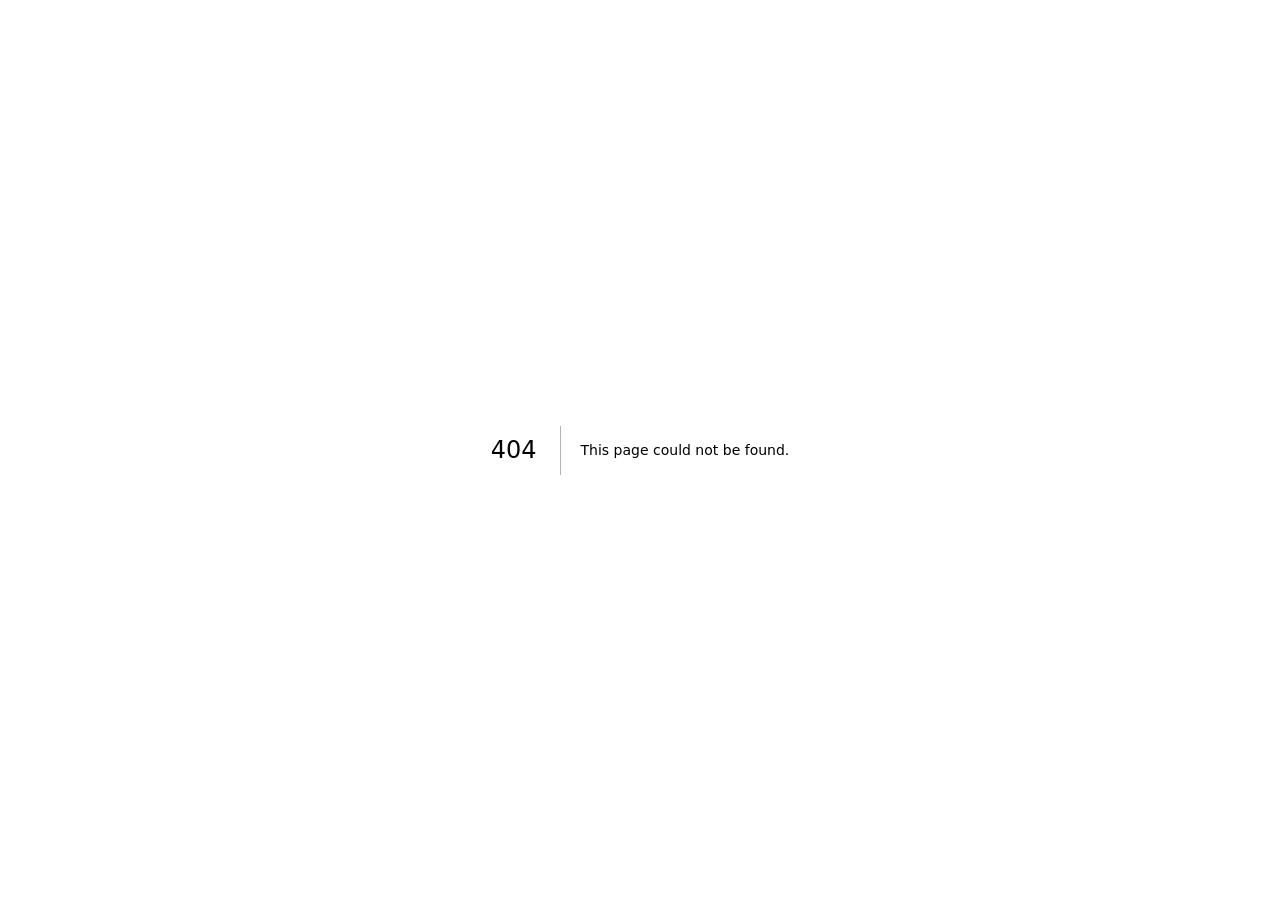
<file: docs/404/index.html>
<!DOCTYPE html><!--6ZKx9g3Q95gQr8K3u_OK0--><html lang="en" class="__variable_dbed99 __variable_6d8e7a"><head><meta charSet="utf-8"/><meta name="viewport" content="width=device-width, initial-scale=1"/><link rel="preload" href="/docs/_next/static/media/365e9b8c7921be01-s.p.woff2" as="font" crossorigin="" type="font/woff2"/><link rel="preload" href="/docs/_next/static/media/45d262064560f5fa-s.p.woff2" as="font" crossorigin="" type="font/woff2"/><link rel="preload" href="/docs/_next/static/media/fb751edd4b3a9ca4-s.p.woff2" as="font" crossorigin="" type="font/woff2"/><link rel="stylesheet" href="/docs/_next/static/css/f007f611aa235cab.css" data-precedence="next"/><link rel="preload" as="script" fetchPriority="low" href="/docs/_next/static/chunks/webpack-baa2d7cba547e043.js"/><script src="/docs/_next/static/chunks/c7879cf7-c19b5d874770bbb7.js" async=""></script><script src="/docs/_next/static/chunks/508-35a4bf36b0b8dd70.js" async=""></script><script src="/docs/_next/static/chunks/main-app-c6f4c97162b7fdfc.js" async=""></script><meta name="robots" content="noindex"/><meta name="next-size-adjust" content=""/><title>404: This page could not be found.</title><title>Zevo — Documentation</title><meta name="description" content="Install and operate Zevo: architecture, quick start, core concepts, the end-to-end workflow, the reliability model, launching a Run, the CLI map, and the web UI."/><link rel="icon" href="/docs/icon.svg?59233a48b810db0e" type="image/svg+xml" sizes="any"/><script src="/docs/_next/static/chunks/polyfills-42372ed130431b0a.js" noModule=""></script></head><body><div hidden=""><!--$--><!--/$--></div><div style="font-family:system-ui,&quot;Segoe UI&quot;,Roboto,Helvetica,Arial,sans-serif,&quot;Apple Color Emoji&quot;,&quot;Segoe UI Emoji&quot;;height:100vh;text-align:center;display:flex;flex-direction:column;align-items:center;justify-content:center"><div><style>body{color:#000;background:#fff;margin:0}.next-error-h1{border-right:1px solid rgba(0,0,0,.3)}@media (prefers-color-scheme:dark){body{color:#fff;background:#000}.next-error-h1{border-right:1px solid rgba(255,255,255,.3)}}</style><h1 class="next-error-h1" style="display:inline-block;margin:0 20px 0 0;padding:0 23px 0 0;font-size:24px;font-weight:500;vertical-align:top;line-height:49px">404</h1><div style="display:inline-block"><h2 style="font-size:14px;font-weight:400;line-height:49px;margin:0">This page could not be found.</h2></div></div></div><!--$--><!--/$--><script src="/docs/_next/static/chunks/webpack-baa2d7cba547e043.js" id="_R_" async=""></script><script>(self.__next_f=self.__next_f||[]).push([0])</script><script>self.__next_f.push([1,"1:\"$Sreact.fragment\"\n2:I[9287,[],\"\"]\n3:I[4235,[],\"\"]\n4:I[3621,[],\"OutletBoundary\"]\n6:I[6867,[],\"AsyncMetadataOutlet\"]\n8:I[3621,[],\"ViewportBoundary\"]\na:I[3621,[],\"MetadataBoundary\"]\nb:\"$Sreact.suspense\"\nd:I[4397,[],\"\"]\n:HL[\"/docs/_next/static/media/365e9b8c7921be01-s.p.woff2\",\"font\",{\"crossOrigin\":\"\",\"type\":\"font/woff2\"}]\n:HL[\"/docs/_next/static/media/45d262064560f5fa-s.p.woff2\",\"font\",{\"crossOrigin\":\"\",\"type\":\"font/woff2\"}]\n:HL[\"/docs/_next/static/media/fb751edd4b3a9ca4-s.p.woff2\",\"font\",{\"crossOrigin\":\"\",\"type\":\"font/woff2\"}]\n:HL[\"/docs/_next/static/css/f007f611aa235cab.css\",\"style\"]\n"])</script><script>self.__next_f.push([1,"0:{\"P\":null,\"b\":\"6ZKx9g3Q95gQr8K3u-OK0\",\"p\":\"/docs\",\"c\":[\"\",\"_not-found\",\"\"],\"i\":false,\"f\":[[[\"\",{\"children\":[\"/_not-found\",{\"children\":[\"__PAGE__\",{}]}]},\"$undefined\",\"$undefined\",true],[\"\",[\"$\",\"$1\",\"c\",{\"children\":[[[\"$\",\"link\",\"0\",{\"rel\":\"stylesheet\",\"href\":\"/docs/_next/static/css/f007f611aa235cab.css\",\"precedence\":\"next\",\"crossOrigin\":\"$undefined\",\"nonce\":\"$undefined\"}]],[\"$\",\"html\",null,{\"lang\":\"en\",\"className\":\"__variable_dbed99 __variable_6d8e7a\",\"children\":[\"$\",\"body\",null,{\"children\":[\"$\",\"$L2\",null,{\"parallelRouterKey\":\"children\",\"error\":\"$undefined\",\"errorStyles\":\"$undefined\",\"errorScripts\":\"$undefined\",\"template\":[\"$\",\"$L3\",null,{}],\"templateStyles\":\"$undefined\",\"templateScripts\":\"$undefined\",\"notFound\":\"$undefined\",\"forbidden\":\"$undefined\",\"unauthorized\":\"$undefined\"}]}]}]]}],{\"children\":[\"/_not-found\",[\"$\",\"$1\",\"c\",{\"children\":[null,[\"$\",\"$L2\",null,{\"parallelRouterKey\":\"children\",\"error\":\"$undefined\",\"errorStyles\":\"$undefined\",\"errorScripts\":\"$undefined\",\"template\":[\"$\",\"$L3\",null,{}],\"templateStyles\":\"$undefined\",\"templateScripts\":\"$undefined\",\"notFound\":\"$undefined\",\"forbidden\":\"$undefined\",\"unauthorized\":\"$undefined\"}]]}],{\"children\":[\"__PAGE__\",[\"$\",\"$1\",\"c\",{\"children\":[[[\"$\",\"title\",null,{\"children\":\"404: This page could not be found.\"}],[\"$\",\"div\",null,{\"style\":{\"fontFamily\":\"system-ui,\\\"Segoe UI\\\",Roboto,Helvetica,Arial,sans-serif,\\\"Apple Color Emoji\\\",\\\"Segoe UI Emoji\\\"\",\"height\":\"100vh\",\"textAlign\":\"center\",\"display\":\"flex\",\"flexDirection\":\"column\",\"alignItems\":\"center\",\"justifyContent\":\"center\"},\"children\":[\"$\",\"div\",null,{\"children\":[[\"$\",\"style\",null,{\"dangerouslySetInnerHTML\":{\"__html\":\"body{color:#000;background:#fff;margin:0}.next-error-h1{border-right:1px solid rgba(0,0,0,.3)}@media (prefers-color-scheme:dark){body{color:#fff;background:#000}.next-error-h1{border-right:1px solid rgba(255,255,255,.3)}}\"}}],[\"$\",\"h1\",null,{\"className\":\"next-error-h1\",\"style\":{\"display\":\"inline-block\",\"margin\":\"0 20px 0 0\",\"padding\":\"0 23px 0 0\",\"fontSize\":24,\"fontWeight\":500,\"verticalAlign\":\"top\",\"lineHeight\":\"49px\"},\"children\":404}],[\"$\",\"div\",null,{\"style\":{\"display\":\"inline-block\"},\"children\":[\"$\",\"h2\",null,{\"style\":{\"fontSize\":14,\"fontWeight\":400,\"lineHeight\":\"49px\",\"margin\":0},\"children\":\"This page could not be found.\"}]}]]}]}]],null,[\"$\",\"$L4\",null,{\"children\":[\"$L5\",[\"$\",\"$L6\",null,{\"promise\":\"$@7\"}]]}]]}],{},null,false]},null,false]},null,false],[\"$\",\"$1\",\"h\",{\"children\":[[\"$\",\"meta\",null,{\"name\":\"robots\",\"content\":\"noindex\"}],[[\"$\",\"$L8\",null,{\"children\":\"$L9\"}],[\"$\",\"meta\",null,{\"name\":\"next-size-adjust\",\"content\":\"\"}]],[\"$\",\"$La\",null,{\"children\":[\"$\",\"div\",null,{\"hidden\":true,\"children\":[\"$\",\"$b\",null,{\"fallback\":null,\"children\":\"$Lc\"}]}]}]]}],false]],\"m\":\"$undefined\",\"G\":[\"$d\",[]],\"s\":false,\"S\":true}\n"])</script><script>self.__next_f.push([1,"9:[[\"$\",\"meta\",\"0\",{\"charSet\":\"utf-8\"}],[\"$\",\"meta\",\"1\",{\"name\":\"viewport\",\"content\":\"width=device-width, initial-scale=1\"}]]\n5:null\n"])</script><script>self.__next_f.push([1,"e:I[2232,[],\"IconMark\"]\n7:{\"metadata\":[[\"$\",\"title\",\"0\",{\"children\":\"Zevo — Documentation\"}],[\"$\",\"meta\",\"1\",{\"name\":\"description\",\"content\":\"Install and operate Zevo: architecture, quick start, core concepts, the end-to-end workflow, the reliability model, launching a Run, the CLI map, and the web UI.\"}],[\"$\",\"link\",\"2\",{\"rel\":\"icon\",\"href\":\"/docs/icon.svg?59233a48b810db0e\",\"type\":\"image/svg+xml\",\"sizes\":\"any\"}],[\"$\",\"$Le\",\"3\",{}]],\"error\":null,\"digest\":\"$undefined\"}\n"])</script><script>self.__next_f.push([1,"c:\"$7:metadata\"\n"])</script></body></html>
</file>
<file: _next/static/css/d5e0dd6acba599d2.css>
@font-face{font-family:Archivo;font-style:normal;font-weight:400;font-stretch:100%;font-display:swap;src:url(/_next/static/media/b06b356f834173cc-s.woff2) format("woff2");unicode-range:u+0102-0103,u+0110-0111,u+0128-0129,u+0168-0169,u+01a0-01a1,u+01af-01b0,u+0300-0301,u+0303-0304,u+0308-0309,u+0323,u+0329,u+1ea0-1ef9,u+20ab}@font-face{font-family:Archivo;font-style:normal;font-weight:400;font-stretch:100%;font-display:swap;src:url(/_next/static/media/23d669af23d19c95-s.woff2) format("woff2");unicode-range:u+0100-02ba,u+02bd-02c5,u+02c7-02cc,u+02ce-02d7,u+02dd-02ff,u+0304,u+0308,u+0329,u+1d00-1dbf,u+1e00-1e9f,u+1ef2-1eff,u+2020,u+20a0-20ab,u+20ad-20c0,u+2113,u+2c60-2c7f,u+a720-a7ff}@font-face{font-family:Archivo;font-style:normal;font-weight:400;font-stretch:100%;font-display:swap;src:url(/_next/static/media/1a4aa50920b5315c-s.p.woff2) format("woff2");unicode-range:u+00??,u+0131,u+0152-0153,u+02bb-02bc,u+02c6,u+02da,u+02dc,u+0304,u+0308,u+0329,u+2000-206f,u+20ac,u+2122,u+2191,u+2193,u+2212,u+2215,u+feff,u+fffd}@font-face{font-family:Archivo;font-style:normal;font-weight:500;font-stretch:100%;font-display:swap;src:url(/_next/static/media/b06b356f834173cc-s.woff2) format("woff2");unicode-range:u+0102-0103,u+0110-0111,u+0128-0129,u+0168-0169,u+01a0-01a1,u+01af-01b0,u+0300-0301,u+0303-0304,u+0308-0309,u+0323,u+0329,u+1ea0-1ef9,u+20ab}@font-face{font-family:Archivo;font-style:normal;font-weight:500;font-stretch:100%;font-display:swap;src:url(/_next/static/media/23d669af23d19c95-s.woff2) format("woff2");unicode-range:u+0100-02ba,u+02bd-02c5,u+02c7-02cc,u+02ce-02d7,u+02dd-02ff,u+0304,u+0308,u+0329,u+1d00-1dbf,u+1e00-1e9f,u+1ef2-1eff,u+2020,u+20a0-20ab,u+20ad-20c0,u+2113,u+2c60-2c7f,u+a720-a7ff}@font-face{font-family:Archivo;font-style:normal;font-weight:500;font-stretch:100%;font-display:swap;src:url(/_next/static/media/1a4aa50920b5315c-s.p.woff2) format("woff2");unicode-range:u+00??,u+0131,u+0152-0153,u+02bb-02bc,u+02c6,u+02da,u+02dc,u+0304,u+0308,u+0329,u+2000-206f,u+20ac,u+2122,u+2191,u+2193,u+2212,u+2215,u+feff,u+fffd}@font-face{font-family:Archivo;font-style:normal;font-weight:600;font-stretch:100%;font-display:swap;src:url(/_next/static/media/b06b356f834173cc-s.woff2) format("woff2");unicode-range:u+0102-0103,u+0110-0111,u+0128-0129,u+0168-0169,u+01a0-01a1,u+01af-01b0,u+0300-0301,u+0303-0304,u+0308-0309,u+0323,u+0329,u+1ea0-1ef9,u+20ab}@font-face{font-family:Archivo;font-style:normal;font-weight:600;font-stretch:100%;font-display:swap;src:url(/_next/static/media/23d669af23d19c95-s.woff2) format("woff2");unicode-range:u+0100-02ba,u+02bd-02c5,u+02c7-02cc,u+02ce-02d7,u+02dd-02ff,u+0304,u+0308,u+0329,u+1d00-1dbf,u+1e00-1e9f,u+1ef2-1eff,u+2020,u+20a0-20ab,u+20ad-20c0,u+2113,u+2c60-2c7f,u+a720-a7ff}@font-face{font-family:Archivo;font-style:normal;font-weight:600;font-stretch:100%;font-display:swap;src:url(/_next/static/media/1a4aa50920b5315c-s.p.woff2) format("woff2");unicode-range:u+00??,u+0131,u+0152-0153,u+02bb-02bc,u+02c6,u+02da,u+02dc,u+0304,u+0308,u+0329,u+2000-206f,u+20ac,u+2122,u+2191,u+2193,u+2212,u+2215,u+feff,u+fffd}@font-face{font-family:Archivo;font-style:normal;font-weight:700;font-stretch:100%;font-display:swap;src:url(/_next/static/media/b06b356f834173cc-s.woff2) format("woff2");unicode-range:u+0102-0103,u+0110-0111,u+0128-0129,u+0168-0169,u+01a0-01a1,u+01af-01b0,u+0300-0301,u+0303-0304,u+0308-0309,u+0323,u+0329,u+1ea0-1ef9,u+20ab}@font-face{font-family:Archivo;font-style:normal;font-weight:700;font-stretch:100%;font-display:swap;src:url(/_next/static/media/23d669af23d19c95-s.woff2) format("woff2");unicode-range:u+0100-02ba,u+02bd-02c5,u+02c7-02cc,u+02ce-02d7,u+02dd-02ff,u+0304,u+0308,u+0329,u+1d00-1dbf,u+1e00-1e9f,u+1ef2-1eff,u+2020,u+20a0-20ab,u+20ad-20c0,u+2113,u+2c60-2c7f,u+a720-a7ff}@font-face{font-family:Archivo;font-style:normal;font-weight:700;font-stretch:100%;font-display:swap;src:url(/_next/static/media/1a4aa50920b5315c-s.p.woff2) format("woff2");unicode-range:u+00??,u+0131,u+0152-0153,u+02bb-02bc,u+02c6,u+02da,u+02dc,u+0304,u+0308,u+0329,u+2000-206f,u+20ac,u+2122,u+2191,u+2193,u+2212,u+2215,u+feff,u+fffd}@font-face{font-family:Archivo Fallback;src:local("Arial");ascent-override:88.96%;descent-override:21.28%;line-gap-override:0.00%;size-adjust:98.70%}.__className_2aad3c{font-family:Archivo,Archivo Fallback;font-style:normal}.__variable_2aad3c{--font-display-src:"Archivo","Archivo Fallback"}@font-face{font-family:Newsreader;font-style:italic;font-weight:300;font-display:swap;src:url(/_next/static/media/eb251072d3b5478c-s.woff2) format("woff2");unicode-range:u+0102-0103,u+0110-0111,u+0128-0129,u+0168-0169,u+01a0-01a1,u+01af-01b0,u+0300-0301,u+0303-0304,u+0308-0309,u+0323,u+0329,u+1ea0-1ef9,u+20ab}@font-face{font-family:Newsreader;font-style:italic;font-weight:300;font-display:swap;src:url(/_next/static/media/e92f802bb57ccffe-s.woff2) format("woff2");unicode-range:u+0100-02ba,u+02bd-02c5,u+02c7-02cc,u+02ce-02d7,u+02dd-02ff,u+0304,u+0308,u+0329,u+1d00-1dbf,u+1e00-1e9f,u+1ef2-1eff,u+2020,u+20a0-20ab,u+20ad-20c0,u+2113,u+2c60-2c7f,u+a720-a7ff}@font-face{font-family:Newsreader;font-style:italic;font-weight:300;font-display:swap;src:url(/_next/static/media/4b9bb515ce6d026f-s.p.woff2) format("woff2");unicode-range:u+00??,u+0131,u+0152-0153,u+02bb-02bc,u+02c6,u+02da,u+02dc,u+0304,u+0308,u+0329,u+2000-206f,u+20ac,u+2122,u+2191,u+2193,u+2212,u+2215,u+feff,u+fffd}@font-face{font-family:Newsreader;font-style:italic;font-weight:400;font-display:swap;src:url(/_next/static/media/eb251072d3b5478c-s.woff2) format("woff2");unicode-range:u+0102-0103,u+0110-0111,u+0128-0129,u+0168-0169,u+01a0-01a1,u+01af-01b0,u+0300-0301,u+0303-0304,u+0308-0309,u+0323,u+0329,u+1ea0-1ef9,u+20ab}@font-face{font-family:Newsreader;font-style:italic;font-weight:400;font-display:swap;src:url(/_next/static/media/e92f802bb57ccffe-s.woff2) format("woff2");unicode-range:u+0100-02ba,u+02bd-02c5,u+02c7-02cc,u+02ce-02d7,u+02dd-02ff,u+0304,u+0308,u+0329,u+1d00-1dbf,u+1e00-1e9f,u+1ef2-1eff,u+2020,u+20a0-20ab,u+20ad-20c0,u+2113,u+2c60-2c7f,u+a720-a7ff}@font-face{font-family:Newsreader;font-style:italic;font-weight:400;font-display:swap;src:url(/_next/static/media/4b9bb515ce6d026f-s.p.woff2) format("woff2");unicode-range:u+00??,u+0131,u+0152-0153,u+02bb-02bc,u+02c6,u+02da,u+02dc,u+0304,u+0308,u+0329,u+2000-206f,u+20ac,u+2122,u+2191,u+2193,u+2212,u+2215,u+feff,u+fffd}@font-face{font-family:Newsreader;font-style:italic;font-weight:500;font-display:swap;src:url(/_next/static/media/eb251072d3b5478c-s.woff2) format("woff2");unicode-range:u+0102-0103,u+0110-0111,u+0128-0129,u+0168-0169,u+01a0-01a1,u+01af-01b0,u+0300-0301,u+0303-0304,u+0308-0309,u+0323,u+0329,u+1ea0-1ef9,u+20ab}@font-face{font-family:Newsreader;font-style:italic;font-weight:500;font-display:swap;src:url(/_next/static/media/e92f802bb57ccffe-s.woff2) format("woff2");unicode-range:u+0100-02ba,u+02bd-02c5,u+02c7-02cc,u+02ce-02d7,u+02dd-02ff,u+0304,u+0308,u+0329,u+1d00-1dbf,u+1e00-1e9f,u+1ef2-1eff,u+2020,u+20a0-20ab,u+20ad-20c0,u+2113,u+2c60-2c7f,u+a720-a7ff}@font-face{font-family:Newsreader;font-style:italic;font-weight:500;font-display:swap;src:url(/_next/static/media/4b9bb515ce6d026f-s.p.woff2) format("woff2");unicode-range:u+00??,u+0131,u+0152-0153,u+02bb-02bc,u+02c6,u+02da,u+02dc,u+0304,u+0308,u+0329,u+2000-206f,u+20ac,u+2122,u+2191,u+2193,u+2212,u+2215,u+feff,u+fffd}@font-face{font-family:Newsreader;font-style:italic;font-weight:600;font-display:swap;src:url(/_next/static/media/eb251072d3b5478c-s.woff2) format("woff2");unicode-range:u+0102-0103,u+0110-0111,u+0128-0129,u+0168-0169,u+01a0-01a1,u+01af-01b0,u+0300-0301,u+0303-0304,u+0308-0309,u+0323,u+0329,u+1ea0-1ef9,u+20ab}@font-face{font-family:Newsreader;font-style:italic;font-weight:600;font-display:swap;src:url(/_next/static/media/e92f802bb57ccffe-s.woff2) format("woff2");unicode-range:u+0100-02ba,u+02bd-02c5,u+02c7-02cc,u+02ce-02d7,u+02dd-02ff,u+0304,u+0308,u+0329,u+1d00-1dbf,u+1e00-1e9f,u+1ef2-1eff,u+2020,u+20a0-20ab,u+20ad-20c0,u+2113,u+2c60-2c7f,u+a720-a7ff}@font-face{font-family:Newsreader;font-style:italic;font-weight:600;font-display:swap;src:url(/_next/static/media/4b9bb515ce6d026f-s.p.woff2) format("woff2");unicode-range:u+00??,u+0131,u+0152-0153,u+02bb-02bc,u+02c6,u+02da,u+02dc,u+0304,u+0308,u+0329,u+2000-206f,u+20ac,u+2122,u+2191,u+2193,u+2212,u+2215,u+feff,u+fffd}@font-face{font-family:Newsreader;font-style:normal;font-weight:300;font-display:swap;src:url(/_next/static/media/7088c2b12ccac062-s.woff2) format("woff2");unicode-range:u+0102-0103,u+0110-0111,u+0128-0129,u+0168-0169,u+01a0-01a1,u+01af-01b0,u+0300-0301,u+0303-0304,u+0308-0309,u+0323,u+0329,u+1ea0-1ef9,u+20ab}@font-face{font-family:Newsreader;font-style:normal;font-weight:300;font-display:swap;src:url(/_next/static/media/665e920483964785-s.woff2) format("woff2");unicode-range:u+0100-02ba,u+02bd-02c5,u+02c7-02cc,u+02ce-02d7,u+02dd-02ff,u+0304,u+0308,u+0329,u+1d00-1dbf,u+1e00-1e9f,u+1ef2-1eff,u+2020,u+20a0-20ab,u+20ad-20c0,u+2113,u+2c60-2c7f,u+a720-a7ff}@font-face{font-family:Newsreader;font-style:normal;font-weight:300;font-display:swap;src:url(/_next/static/media/5611c55482296524-s.p.woff2) format("woff2");unicode-range:u+00??,u+0131,u+0152-0153,u+02bb-02bc,u+02c6,u+02da,u+02dc,u+0304,u+0308,u+0329,u+2000-206f,u+20ac,u+2122,u+2191,u+2193,u+2212,u+2215,u+feff,u+fffd}@font-face{font-family:Newsreader;font-style:normal;font-weight:400;font-display:swap;src:url(/_next/static/media/7088c2b12ccac062-s.woff2) format("woff2");unicode-range:u+0102-0103,u+0110-0111,u+0128-0129,u+0168-0169,u+01a0-01a1,u+01af-01b0,u+0300-0301,u+0303-0304,u+0308-0309,u+0323,u+0329,u+1ea0-1ef9,u+20ab}@font-face{font-family:Newsreader;font-style:normal;font-weight:400;font-display:swap;src:url(/_next/static/media/665e920483964785-s.woff2) format("woff2");unicode-range:u+0100-02ba,u+02bd-02c5,u+02c7-02cc,u+02ce-02d7,u+02dd-02ff,u+0304,u+0308,u+0329,u+1d00-1dbf,u+1e00-1e9f,u+1ef2-1eff,u+2020,u+20a0-20ab,u+20ad-20c0,u+2113,u+2c60-2c7f,u+a720-a7ff}@font-face{font-family:Newsreader;font-style:normal;font-weight:400;font-display:swap;src:url(/_next/static/media/5611c55482296524-s.p.woff2) format("woff2");unicode-range:u+00??,u+0131,u+0152-0153,u+02bb-02bc,u+02c6,u+02da,u+02dc,u+0304,u+0308,u+0329,u+2000-206f,u+20ac,u+2122,u+2191,u+2193,u+2212,u+2215,u+feff,u+fffd}@font-face{font-family:Newsreader;font-style:normal;font-weight:500;font-display:swap;src:url(/_next/static/media/7088c2b12ccac062-s.woff2) format("woff2");unicode-range:u+0102-0103,u+0110-0111,u+0128-0129,u+0168-0169,u+01a0-01a1,u+01af-01b0,u+0300-0301,u+0303-0304,u+0308-0309,u+0323,u+0329,u+1ea0-1ef9,u+20ab}@font-face{font-family:Newsreader;font-style:normal;font-weight:500;font-display:swap;src:url(/_next/static/media/665e920483964785-s.woff2) format("woff2");unicode-range:u+0100-02ba,u+02bd-02c5,u+02c7-02cc,u+02ce-02d7,u+02dd-02ff,u+0304,u+0308,u+0329,u+1d00-1dbf,u+1e00-1e9f,u+1ef2-1eff,u+2020,u+20a0-20ab,u+20ad-20c0,u+2113,u+2c60-2c7f,u+a720-a7ff}@font-face{font-family:Newsreader;font-style:normal;font-weight:500;font-display:swap;src:url(/_next/static/media/5611c55482296524-s.p.woff2) format("woff2");unicode-range:u+00??,u+0131,u+0152-0153,u+02bb-02bc,u+02c6,u+02da,u+02dc,u+0304,u+0308,u+0329,u+2000-206f,u+20ac,u+2122,u+2191,u+2193,u+2212,u+2215,u+feff,u+fffd}@font-face{font-family:Newsreader;font-style:normal;font-weight:600;font-display:swap;src:url(/_next/static/media/7088c2b12ccac062-s.woff2) format("woff2");unicode-range:u+0102-0103,u+0110-0111,u+0128-0129,u+0168-0169,u+01a0-01a1,u+01af-01b0,u+0300-0301,u+0303-0304,u+0308-0309,u+0323,u+0329,u+1ea0-1ef9,u+20ab}@font-face{font-family:Newsreader;font-style:normal;font-weight:600;font-display:swap;src:url(/_next/static/media/665e920483964785-s.woff2) format("woff2");unicode-range:u+0100-02ba,u+02bd-02c5,u+02c7-02cc,u+02ce-02d7,u+02dd-02ff,u+0304,u+0308,u+0329,u+1d00-1dbf,u+1e00-1e9f,u+1ef2-1eff,u+2020,u+20a0-20ab,u+20ad-20c0,u+2113,u+2c60-2c7f,u+a720-a7ff}@font-face{font-family:Newsreader;font-style:normal;font-weight:600;font-display:swap;src:url(/_next/static/media/5611c55482296524-s.p.woff2) format("woff2");unicode-range:u+00??,u+0131,u+0152-0153,u+02bb-02bc,u+02c6,u+02da,u+02dc,u+0304,u+0308,u+0329,u+2000-206f,u+20ac,u+2122,u+2191,u+2193,u+2212,u+2215,u+feff,u+fffd}@font-face{font-family:Newsreader Fallback;src:local("Times New Roman");ascent-override:69.68%;descent-override:25.12%;line-gap-override:0.00%;size-adjust:105.48%}.__className_fb7d4f{font-family:Newsreader,Newsreader Fallback}.__variable_fb7d4f{--font-text-src:"Newsreader","Newsreader Fallback"}@font-face{font-family:JetBrains Mono;font-style:normal;font-weight:400;font-display:swap;src:url(/_next/static/media/edc640959b0c7826-s.woff2) format("woff2");unicode-range:u+0460-052f,u+1c80-1c8a,u+20b4,u+2de0-2dff,u+a640-a69f,u+fe2e-fe2f}@font-face{font-family:JetBrains Mono;font-style:normal;font-weight:400;font-display:swap;src:url(/_next/static/media/ac0e76ddaeeb7981-s.woff2) format("woff2");unicode-range:u+0301,u+0400-045f,u+0490-0491,u+04b0-04b1,u+2116}@font-face{font-family:JetBrains Mono;font-style:normal;font-weight:400;font-display:swap;src:url(/_next/static/media/64d784ea54a4acde-s.woff2) format("woff2");unicode-range:u+0370-0377,u+037a-037f,u+0384-038a,u+038c,u+038e-03a1,u+03a3-03ff}@font-face{font-family:JetBrains Mono;font-style:normal;font-weight:400;font-display:swap;src:url(/_next/static/media/ff71da380fbe67dd-s.woff2) format("woff2");unicode-range:u+0102-0103,u+0110-0111,u+0128-0129,u+0168-0169,u+01a0-01a1,u+01af-01b0,u+0300-0301,u+0303-0304,u+0308-0309,u+0323,u+0329,u+1ea0-1ef9,u+20ab}@font-face{font-family:JetBrains Mono;font-style:normal;font-weight:400;font-display:swap;src:url(/_next/static/media/6d831b18ae5b01dc-s.woff2) format("woff2");unicode-range:u+0100-02ba,u+02bd-02c5,u+02c7-02cc,u+02ce-02d7,u+02dd-02ff,u+0304,u+0308,u+0329,u+1d00-1dbf,u+1e00-1e9f,u+1ef2-1eff,u+2020,u+20a0-20ab,u+20ad-20c0,u+2113,u+2c60-2c7f,u+a720-a7ff}@font-face{font-family:JetBrains Mono;font-style:normal;font-weight:400;font-display:swap;src:url(/_next/static/media/558ca1a6aa3cb55e-s.p.woff2) format("woff2");unicode-range:u+00??,u+0131,u+0152-0153,u+02bb-02bc,u+02c6,u+02da,u+02dc,u+0304,u+0308,u+0329,u+2000-206f,u+20ac,u+2122,u+2191,u+2193,u+2212,u+2215,u+feff,u+fffd}@font-face{font-family:JetBrains Mono;font-style:normal;font-weight:500;font-display:swap;src:url(/_next/static/media/edc640959b0c7826-s.woff2) format("woff2");unicode-range:u+0460-052f,u+1c80-1c8a,u+20b4,u+2de0-2dff,u+a640-a69f,u+fe2e-fe2f}@font-face{font-family:JetBrains Mono;font-style:normal;font-weight:500;font-display:swap;src:url(/_next/static/media/ac0e76ddaeeb7981-s.woff2) format("woff2");unicode-range:u+0301,u+0400-045f,u+0490-0491,u+04b0-04b1,u+2116}@font-face{font-family:JetBrains Mono;font-style:normal;font-weight:500;font-display:swap;src:url(/_next/static/media/64d784ea54a4acde-s.woff2) format("woff2");unicode-range:u+0370-0377,u+037a-037f,u+0384-038a,u+038c,u+038e-03a1,u+03a3-03ff}@font-face{font-family:JetBrains Mono;font-style:normal;font-weight:500;font-display:swap;src:url(/_next/static/media/ff71da380fbe67dd-s.woff2) format("woff2");unicode-range:u+0102-0103,u+0110-0111,u+0128-0129,u+0168-0169,u+01a0-01a1,u+01af-01b0,u+0300-0301,u+0303-0304,u+0308-0309,u+0323,u+0329,u+1ea0-1ef9,u+20ab}@font-face{font-family:JetBrains Mono;font-style:normal;font-weight:500;font-display:swap;src:url(/_next/static/media/6d831b18ae5b01dc-s.woff2) format("woff2");unicode-range:u+0100-02ba,u+02bd-02c5,u+02c7-02cc,u+02ce-02d7,u+02dd-02ff,u+0304,u+0308,u+0329,u+1d00-1dbf,u+1e00-1e9f,u+1ef2-1eff,u+2020,u+20a0-20ab,u+20ad-20c0,u+2113,u+2c60-2c7f,u+a720-a7ff}@font-face{font-family:JetBrains Mono;font-style:normal;font-weight:500;font-display:swap;src:url(/_next/static/media/558ca1a6aa3cb55e-s.p.woff2) format("woff2");unicode-range:u+00??,u+0131,u+0152-0153,u+02bb-02bc,u+02c6,u+02da,u+02dc,u+0304,u+0308,u+0329,u+2000-206f,u+20ac,u+2122,u+2191,u+2193,u+2212,u+2215,u+feff,u+fffd}@font-face{font-family:JetBrains Mono;font-style:normal;font-weight:700;font-display:swap;src:url(/_next/static/media/edc640959b0c7826-s.woff2) format("woff2");unicode-range:u+0460-052f,u+1c80-1c8a,u+20b4,u+2de0-2dff,u+a640-a69f,u+fe2e-fe2f}@font-face{font-family:JetBrains Mono;font-style:normal;font-weight:700;font-display:swap;src:url(/_next/static/media/ac0e76ddaeeb7981-s.woff2) format("woff2");unicode-range:u+0301,u+0400-045f,u+0490-0491,u+04b0-04b1,u+2116}@font-face{font-family:JetBrains Mono;font-style:normal;font-weight:700;font-display:swap;src:url(/_next/static/media/64d784ea54a4acde-s.woff2) format("woff2");unicode-range:u+0370-0377,u+037a-037f,u+0384-038a,u+038c,u+038e-03a1,u+03a3-03ff}@font-face{font-family:JetBrains Mono;font-style:normal;font-weight:700;font-display:swap;src:url(/_next/static/media/ff71da380fbe67dd-s.woff2) format("woff2");unicode-range:u+0102-0103,u+0110-0111,u+0128-0129,u+0168-0169,u+01a0-01a1,u+01af-01b0,u+0300-0301,u+0303-0304,u+0308-0309,u+0323,u+0329,u+1ea0-1ef9,u+20ab}@font-face{font-family:JetBrains Mono;font-style:normal;font-weight:700;font-display:swap;src:url(/_next/static/media/6d831b18ae5b01dc-s.woff2) format("woff2");unicode-range:u+0100-02ba,u+02bd-02c5,u+02c7-02cc,u+02ce-02d7,u+02dd-02ff,u+0304,u+0308,u+0329,u+1d00-1dbf,u+1e00-1e9f,u+1ef2-1eff,u+2020,u+20a0-20ab,u+20ad-20c0,u+2113,u+2c60-2c7f,u+a720-a7ff}@font-face{font-family:JetBrains Mono;font-style:normal;font-weight:700;font-display:swap;src:url(/_next/static/media/558ca1a6aa3cb55e-s.p.woff2) format("woff2");unicode-range:u+00??,u+0131,u+0152-0153,u+02bb-02bc,u+02c6,u+02da,u+02dc,u+0304,u+0308,u+0329,u+2000-206f,u+20ac,u+2122,u+2191,u+2193,u+2212,u+2215,u+feff,u+fffd}@font-face{font-family:JetBrains Mono Fallback;src:local("Arial");ascent-override:75.79%;descent-override:22.29%;line-gap-override:0.00%;size-adjust:134.59%}.__className_898c26{font-family:JetBrains Mono,JetBrains Mono Fallback;font-style:normal}.__variable_898c26{--font-mono-src:"JetBrains Mono","JetBrains Mono Fallback"}@font-face{font-family:Silkscreen;font-style:normal;font-weight:400;font-display:swap;src:url(/_next/static/media/3702f26392e21a15-s.woff2) format("woff2");unicode-range:u+0100-02ba,u+02bd-02c5,u+02c7-02cc,u+02ce-02d7,u+02dd-02ff,u+0304,u+0308,u+0329,u+1d00-1dbf,u+1e00-1e9f,u+1ef2-1eff,u+2020,u+20a0-20ab,u+20ad-20c0,u+2113,u+2c60-2c7f,u+a720-a7ff}@font-face{font-family:Silkscreen;font-style:normal;font-weight:400;font-display:swap;src:url(/_next/static/media/cd21efaca8026c00-s.p.woff2) format("woff2");unicode-range:u+00??,u+0131,u+0152-0153,u+02bb-02bc,u+02c6,u+02da,u+02dc,u+0304,u+0308,u+0329,u+2000-206f,u+20ac,u+2122,u+2191,u+2193,u+2212,u+2215,u+feff,u+fffd}@font-face{font-family:Silkscreen;font-style:normal;font-weight:700;font-display:swap;src:url(/_next/static/media/485435f9f1e1f82c-s.woff2) format("woff2");unicode-range:u+0100-02ba,u+02bd-02c5,u+02c7-02cc,u+02ce-02d7,u+02dd-02ff,u+0304,u+0308,u+0329,u+1d00-1dbf,u+1e00-1e9f,u+1ef2-1eff,u+2020,u+20a0-20ab,u+20ad-20c0,u+2113,u+2c60-2c7f,u+a720-a7ff}@font-face{font-family:Silkscreen;font-style:normal;font-weight:700;font-display:swap;src:url(/_next/static/media/966913bad25267a8-s.p.woff2) format("woff2");unicode-range:u+00??,u+0131,u+0152-0153,u+02bb-02bc,u+02c6,u+02da,u+02dc,u+0304,u+0308,u+0329,u+2000-206f,u+20ac,u+2122,u+2191,u+2193,u+2212,u+2215,u+feff,u+fffd}@font-face{font-family:Silkscreen Fallback;src:local("Arial");ascent-override:68.84%;descent-override:16.71%;line-gap-override:0.00%;size-adjust:149.62%}.__className_7611f3{font-family:Silkscreen,Silkscreen Fallback;font-style:normal}.__variable_7611f3{--font-pixel-src:"Silkscreen","Silkscreen Fallback"}
</file>
<file: docs/_next/static/css/f007f611aa235cab.css>
@font-face{font-family:Literata;font-style:italic;font-weight:400;font-display:swap;src:url(/docs/_next/static/media/bfaff1299016d9d3-s.woff2) format("woff2");unicode-range:u+0460-052f,u+1c80-1c8a,u+20b4,u+2de0-2dff,u+a640-a69f,u+fe2e-fe2f}@font-face{font-family:Literata;font-style:italic;font-weight:400;font-display:swap;src:url(/docs/_next/static/media/c3e79e302243e97c-s.woff2) format("woff2");unicode-range:u+0301,u+0400-045f,u+0490-0491,u+04b0-04b1,u+2116}@font-face{font-family:Literata;font-style:italic;font-weight:400;font-display:swap;src:url(/docs/_next/static/media/4a4ea63347a194d7-s.woff2) format("woff2");unicode-range:u+1f??}@font-face{font-family:Literata;font-style:italic;font-weight:400;font-display:swap;src:url(/docs/_next/static/media/be71266d76248f7b-s.woff2) format("woff2");unicode-range:u+0370-0377,u+037a-037f,u+0384-038a,u+038c,u+038e-03a1,u+03a3-03ff}@font-face{font-family:Literata;font-style:italic;font-weight:400;font-display:swap;src:url(/docs/_next/static/media/275c4533744ce35b-s.woff2) format("woff2");unicode-range:u+0102-0103,u+0110-0111,u+0128-0129,u+0168-0169,u+01a0-01a1,u+01af-01b0,u+0300-0301,u+0303-0304,u+0308-0309,u+0323,u+0329,u+1ea0-1ef9,u+20ab}@font-face{font-family:Literata;font-style:italic;font-weight:400;font-display:swap;src:url(/docs/_next/static/media/e3a6d016871f63af-s.woff2) format("woff2");unicode-range:u+0100-02ba,u+02bd-02c5,u+02c7-02cc,u+02ce-02d7,u+02dd-02ff,u+0304,u+0308,u+0329,u+1d00-1dbf,u+1e00-1e9f,u+1ef2-1eff,u+2020,u+20a0-20ab,u+20ad-20c0,u+2113,u+2c60-2c7f,u+a720-a7ff}@font-face{font-family:Literata;font-style:italic;font-weight:400;font-display:swap;src:url(/docs/_next/static/media/365e9b8c7921be01-s.p.woff2) format("woff2");unicode-range:u+00??,u+0131,u+0152-0153,u+02bb-02bc,u+02c6,u+02da,u+02dc,u+0304,u+0308,u+0329,u+2000-206f,u+20ac,u+2122,u+2191,u+2193,u+2212,u+2215,u+feff,u+fffd}@font-face{font-family:Literata;font-style:italic;font-weight:500;font-display:swap;src:url(/docs/_next/static/media/bfaff1299016d9d3-s.woff2) format("woff2");unicode-range:u+0460-052f,u+1c80-1c8a,u+20b4,u+2de0-2dff,u+a640-a69f,u+fe2e-fe2f}@font-face{font-family:Literata;font-style:italic;font-weight:500;font-display:swap;src:url(/docs/_next/static/media/c3e79e302243e97c-s.woff2) format("woff2");unicode-range:u+0301,u+0400-045f,u+0490-0491,u+04b0-04b1,u+2116}@font-face{font-family:Literata;font-style:italic;font-weight:500;font-display:swap;src:url(/docs/_next/static/media/4a4ea63347a194d7-s.woff2) format("woff2");unicode-range:u+1f??}@font-face{font-family:Literata;font-style:italic;font-weight:500;font-display:swap;src:url(/docs/_next/static/media/be71266d76248f7b-s.woff2) format("woff2");unicode-range:u+0370-0377,u+037a-037f,u+0384-038a,u+038c,u+038e-03a1,u+03a3-03ff}@font-face{font-family:Literata;font-style:italic;font-weight:500;font-display:swap;src:url(/docs/_next/static/media/275c4533744ce35b-s.woff2) format("woff2");unicode-range:u+0102-0103,u+0110-0111,u+0128-0129,u+0168-0169,u+01a0-01a1,u+01af-01b0,u+0300-0301,u+0303-0304,u+0308-0309,u+0323,u+0329,u+1ea0-1ef9,u+20ab}@font-face{font-family:Literata;font-style:italic;font-weight:500;font-display:swap;src:url(/docs/_next/static/media/e3a6d016871f63af-s.woff2) format("woff2");unicode-range:u+0100-02ba,u+02bd-02c5,u+02c7-02cc,u+02ce-02d7,u+02dd-02ff,u+0304,u+0308,u+0329,u+1d00-1dbf,u+1e00-1e9f,u+1ef2-1eff,u+2020,u+20a0-20ab,u+20ad-20c0,u+2113,u+2c60-2c7f,u+a720-a7ff}@font-face{font-family:Literata;font-style:italic;font-weight:500;font-display:swap;src:url(/docs/_next/static/media/365e9b8c7921be01-s.p.woff2) format("woff2");unicode-range:u+00??,u+0131,u+0152-0153,u+02bb-02bc,u+02c6,u+02da,u+02dc,u+0304,u+0308,u+0329,u+2000-206f,u+20ac,u+2122,u+2191,u+2193,u+2212,u+2215,u+feff,u+fffd}@font-face{font-family:Literata;font-style:italic;font-weight:600;font-display:swap;src:url(/docs/_next/static/media/bfaff1299016d9d3-s.woff2) format("woff2");unicode-range:u+0460-052f,u+1c80-1c8a,u+20b4,u+2de0-2dff,u+a640-a69f,u+fe2e-fe2f}@font-face{font-family:Literata;font-style:italic;font-weight:600;font-display:swap;src:url(/docs/_next/static/media/c3e79e302243e97c-s.woff2) format("woff2");unicode-range:u+0301,u+0400-045f,u+0490-0491,u+04b0-04b1,u+2116}@font-face{font-family:Literata;font-style:italic;font-weight:600;font-display:swap;src:url(/docs/_next/static/media/4a4ea63347a194d7-s.woff2) format("woff2");unicode-range:u+1f??}@font-face{font-family:Literata;font-style:italic;font-weight:600;font-display:swap;src:url(/docs/_next/static/media/be71266d76248f7b-s.woff2) format("woff2");unicode-range:u+0370-0377,u+037a-037f,u+0384-038a,u+038c,u+038e-03a1,u+03a3-03ff}@font-face{font-family:Literata;font-style:italic;font-weight:600;font-display:swap;src:url(/docs/_next/static/media/275c4533744ce35b-s.woff2) format("woff2");unicode-range:u+0102-0103,u+0110-0111,u+0128-0129,u+0168-0169,u+01a0-01a1,u+01af-01b0,u+0300-0301,u+0303-0304,u+0308-0309,u+0323,u+0329,u+1ea0-1ef9,u+20ab}@font-face{font-family:Literata;font-style:italic;font-weight:600;font-display:swap;src:url(/docs/_next/static/media/e3a6d016871f63af-s.woff2) format("woff2");unicode-range:u+0100-02ba,u+02bd-02c5,u+02c7-02cc,u+02ce-02d7,u+02dd-02ff,u+0304,u+0308,u+0329,u+1d00-1dbf,u+1e00-1e9f,u+1ef2-1eff,u+2020,u+20a0-20ab,u+20ad-20c0,u+2113,u+2c60-2c7f,u+a720-a7ff}@font-face{font-family:Literata;font-style:italic;font-weight:600;font-display:swap;src:url(/docs/_next/static/media/365e9b8c7921be01-s.p.woff2) format("woff2");unicode-range:u+00??,u+0131,u+0152-0153,u+02bb-02bc,u+02c6,u+02da,u+02dc,u+0304,u+0308,u+0329,u+2000-206f,u+20ac,u+2122,u+2191,u+2193,u+2212,u+2215,u+feff,u+fffd}@font-face{font-family:Literata;font-style:normal;font-weight:400;font-display:swap;src:url(/docs/_next/static/media/3b858e8234e422f4-s.woff2) format("woff2");unicode-range:u+0460-052f,u+1c80-1c8a,u+20b4,u+2de0-2dff,u+a640-a69f,u+fe2e-fe2f}@font-face{font-family:Literata;font-style:normal;font-weight:400;font-display:swap;src:url(/docs/_next/static/media/6cca48c3e4e6ef07-s.woff2) format("woff2");unicode-range:u+0301,u+0400-045f,u+0490-0491,u+04b0-04b1,u+2116}@font-face{font-family:Literata;font-style:normal;font-weight:400;font-display:swap;src:url(/docs/_next/static/media/2603157fa2fb7012-s.woff2) format("woff2");unicode-range:u+1f??}@font-face{font-family:Literata;font-style:normal;font-weight:400;font-display:swap;src:url(/docs/_next/static/media/8f69b66743ebadf3-s.woff2) format("woff2");unicode-range:u+0370-0377,u+037a-037f,u+0384-038a,u+038c,u+038e-03a1,u+03a3-03ff}@font-face{font-family:Literata;font-style:normal;font-weight:400;font-display:swap;src:url(/docs/_next/static/media/f627625e85285513-s.woff2) format("woff2");unicode-range:u+0102-0103,u+0110-0111,u+0128-0129,u+0168-0169,u+01a0-01a1,u+01af-01b0,u+0300-0301,u+0303-0304,u+0308-0309,u+0323,u+0329,u+1ea0-1ef9,u+20ab}@font-face{font-family:Literata;font-style:normal;font-weight:400;font-display:swap;src:url(/docs/_next/static/media/1aed755f2a5e779d-s.woff2) format("woff2");unicode-range:u+0100-02ba,u+02bd-02c5,u+02c7-02cc,u+02ce-02d7,u+02dd-02ff,u+0304,u+0308,u+0329,u+1d00-1dbf,u+1e00-1e9f,u+1ef2-1eff,u+2020,u+20a0-20ab,u+20ad-20c0,u+2113,u+2c60-2c7f,u+a720-a7ff}@font-face{font-family:Literata;font-style:normal;font-weight:400;font-display:swap;src:url(/docs/_next/static/media/45d262064560f5fa-s.p.woff2) format("woff2");unicode-range:u+00??,u+0131,u+0152-0153,u+02bb-02bc,u+02c6,u+02da,u+02dc,u+0304,u+0308,u+0329,u+2000-206f,u+20ac,u+2122,u+2191,u+2193,u+2212,u+2215,u+feff,u+fffd}@font-face{font-family:Literata;font-style:normal;font-weight:500;font-display:swap;src:url(/docs/_next/static/media/3b858e8234e422f4-s.woff2) format("woff2");unicode-range:u+0460-052f,u+1c80-1c8a,u+20b4,u+2de0-2dff,u+a640-a69f,u+fe2e-fe2f}@font-face{font-family:Literata;font-style:normal;font-weight:500;font-display:swap;src:url(/docs/_next/static/media/6cca48c3e4e6ef07-s.woff2) format("woff2");unicode-range:u+0301,u+0400-045f,u+0490-0491,u+04b0-04b1,u+2116}@font-face{font-family:Literata;font-style:normal;font-weight:500;font-display:swap;src:url(/docs/_next/static/media/2603157fa2fb7012-s.woff2) format("woff2");unicode-range:u+1f??}@font-face{font-family:Literata;font-style:normal;font-weight:500;font-display:swap;src:url(/docs/_next/static/media/8f69b66743ebadf3-s.woff2) format("woff2");unicode-range:u+0370-0377,u+037a-037f,u+0384-038a,u+038c,u+038e-03a1,u+03a3-03ff}@font-face{font-family:Literata;font-style:normal;font-weight:500;font-display:swap;src:url(/docs/_next/static/media/f627625e85285513-s.woff2) format("woff2");unicode-range:u+0102-0103,u+0110-0111,u+0128-0129,u+0168-0169,u+01a0-01a1,u+01af-01b0,u+0300-0301,u+0303-0304,u+0308-0309,u+0323,u+0329,u+1ea0-1ef9,u+20ab}@font-face{font-family:Literata;font-style:normal;font-weight:500;font-display:swap;src:url(/docs/_next/static/media/1aed755f2a5e779d-s.woff2) format("woff2");unicode-range:u+0100-02ba,u+02bd-02c5,u+02c7-02cc,u+02ce-02d7,u+02dd-02ff,u+0304,u+0308,u+0329,u+1d00-1dbf,u+1e00-1e9f,u+1ef2-1eff,u+2020,u+20a0-20ab,u+20ad-20c0,u+2113,u+2c60-2c7f,u+a720-a7ff}@font-face{font-family:Literata;font-style:normal;font-weight:500;font-display:swap;src:url(/docs/_next/static/media/45d262064560f5fa-s.p.woff2) format("woff2");unicode-range:u+00??,u+0131,u+0152-0153,u+02bb-02bc,u+02c6,u+02da,u+02dc,u+0304,u+0308,u+0329,u+2000-206f,u+20ac,u+2122,u+2191,u+2193,u+2212,u+2215,u+feff,u+fffd}@font-face{font-family:Literata;font-style:normal;font-weight:600;font-display:swap;src:url(/docs/_next/static/media/3b858e8234e422f4-s.woff2) format("woff2");unicode-range:u+0460-052f,u+1c80-1c8a,u+20b4,u+2de0-2dff,u+a640-a69f,u+fe2e-fe2f}@font-face{font-family:Literata;font-style:normal;font-weight:600;font-display:swap;src:url(/docs/_next/static/media/6cca48c3e4e6ef07-s.woff2) format("woff2");unicode-range:u+0301,u+0400-045f,u+0490-0491,u+04b0-04b1,u+2116}@font-face{font-family:Literata;font-style:normal;font-weight:600;font-display:swap;src:url(/docs/_next/static/media/2603157fa2fb7012-s.woff2) format("woff2");unicode-range:u+1f??}@font-face{font-family:Literata;font-style:normal;font-weight:600;font-display:swap;src:url(/docs/_next/static/media/8f69b66743ebadf3-s.woff2) format("woff2");unicode-range:u+0370-0377,u+037a-037f,u+0384-038a,u+038c,u+038e-03a1,u+03a3-03ff}@font-face{font-family:Literata;font-style:normal;font-weight:600;font-display:swap;src:url(/docs/_next/static/media/f627625e85285513-s.woff2) format("woff2");unicode-range:u+0102-0103,u+0110-0111,u+0128-0129,u+0168-0169,u+01a0-01a1,u+01af-01b0,u+0300-0301,u+0303-0304,u+0308-0309,u+0323,u+0329,u+1ea0-1ef9,u+20ab}@font-face{font-family:Literata;font-style:normal;font-weight:600;font-display:swap;src:url(/docs/_next/static/media/1aed755f2a5e779d-s.woff2) format("woff2");unicode-range:u+0100-02ba,u+02bd-02c5,u+02c7-02cc,u+02ce-02d7,u+02dd-02ff,u+0304,u+0308,u+0329,u+1d00-1dbf,u+1e00-1e9f,u+1ef2-1eff,u+2020,u+20a0-20ab,u+20ad-20c0,u+2113,u+2c60-2c7f,u+a720-a7ff}@font-face{font-family:Literata;font-style:normal;font-weight:600;font-display:swap;src:url(/docs/_next/static/media/45d262064560f5fa-s.p.woff2) format("woff2");unicode-range:u+00??,u+0131,u+0152-0153,u+02bb-02bc,u+02c6,u+02da,u+02dc,u+0304,u+0308,u+0329,u+2000-206f,u+20ac,u+2122,u+2191,u+2193,u+2212,u+2215,u+feff,u+fffd}@font-face{font-family:Literata Fallback;src:local("Times New Roman");ascent-override:99.62%;descent-override:26.07%;line-gap-override:0.00%;size-adjust:118.15%}.__className_dbed99{font-family:Literata,Literata Fallback}.__variable_dbed99{--font-literata:"Literata","Literata Fallback"}@font-face{font-family:Azeret Mono;font-style:normal;font-weight:400;font-display:swap;src:url(/docs/_next/static/media/854bbc65c6f2e964-s.woff2) format("woff2");unicode-range:u+0100-02ba,u+02bd-02c5,u+02c7-02cc,u+02ce-02d7,u+02dd-02ff,u+0304,u+0308,u+0329,u+1d00-1dbf,u+1e00-1e9f,u+1ef2-1eff,u+2020,u+20a0-20ab,u+20ad-20c0,u+2113,u+2c60-2c7f,u+a720-a7ff}@font-face{font-family:Azeret Mono;font-style:normal;font-weight:400;font-display:swap;src:url(/docs/_next/static/media/fb751edd4b3a9ca4-s.p.woff2) format("woff2");unicode-range:u+00??,u+0131,u+0152-0153,u+02bb-02bc,u+02c6,u+02da,u+02dc,u+0304,u+0308,u+0329,u+2000-206f,u+20ac,u+2122,u+2191,u+2193,u+2212,u+2215,u+feff,u+fffd}@font-face{font-family:Azeret Mono;font-style:normal;font-weight:500;font-display:swap;src:url(/docs/_next/static/media/854bbc65c6f2e964-s.woff2) format("woff2");unicode-range:u+0100-02ba,u+02bd-02c5,u+02c7-02cc,u+02ce-02d7,u+02dd-02ff,u+0304,u+0308,u+0329,u+1d00-1dbf,u+1e00-1e9f,u+1ef2-1eff,u+2020,u+20a0-20ab,u+20ad-20c0,u+2113,u+2c60-2c7f,u+a720-a7ff}@font-face{font-family:Azeret Mono;font-style:normal;font-weight:500;font-display:swap;src:url(/docs/_next/static/media/fb751edd4b3a9ca4-s.p.woff2) format("woff2");unicode-range:u+00??,u+0131,u+0152-0153,u+02bb-02bc,u+02c6,u+02da,u+02dc,u+0304,u+0308,u+0329,u+2000-206f,u+20ac,u+2122,u+2191,u+2193,u+2212,u+2215,u+feff,u+fffd}@font-face{font-family:Azeret Mono Fallback;src:local("Arial");ascent-override:64.26%;descent-override:15.77%;line-gap-override:0.00%;size-adjust:145.81%}.__className_6d8e7a{font-family:Azeret Mono,Azeret Mono Fallback;font-style:normal}.__variable_6d8e7a{--font-azeret:"Azeret Mono","Azeret Mono Fallback"}

/*! tailwindcss v4.3.3 | MIT License | https://tailwindcss.com */@layer properties{@supports (((-webkit-hyphens:none)) and (not (margin-trim:inline))) or ((-moz-orient:inline) and (not (color:rgb(from red r g b)))){*,::backdrop,:after,:before{--tw-rotate-x:initial;--tw-rotate-y:initial;--tw-rotate-z:initial;--tw-skew-x:initial;--tw-skew-y:initial;--tw-shadow:0 0 #0000;--tw-shadow-color:initial;--tw-shadow-alpha:100%;--tw-inset-shadow:0 0 #0000;--tw-inset-shadow-color:initial;--tw-inset-shadow-alpha:100%;--tw-ring-color:initial;--tw-ring-shadow:0 0 #0000;--tw-inset-ring-color:initial;--tw-inset-ring-shadow:0 0 #0000;--tw-ring-inset:initial;--tw-ring-offset-width:0px;--tw-ring-offset-color:#fff;--tw-ring-offset-shadow:0 0 #0000}}}@layer theme{:host,:root{--font-sans:-apple-system,BlinkMacSystemFont,"Segoe UI",Roboto,"Helvetica Neue","Noto Sans",Arial,sans-serif,"Apple Color Emoji","Segoe UI Emoji","Segoe UI Symbol","Noto Color Emoji";--default-transition-duration:.15s;--default-transition-timing-function:cubic-bezier(.4,0,.2,1);--default-font-family:var(--font-sans);--default-mono-font-family:var(--font-azeret),ui-monospace,"SF Mono",Menlo,monospace}}@layer base{*,::backdrop,:after,:before{box-sizing:border-box;border:0 solid;margin:0;padding:0}::file-selector-button{box-sizing:border-box;border:0 solid;margin:0;padding:0}:host,html{-webkit-text-size-adjust:100%;tab-size:4;line-height:1.5;font-family:var(--default-font-family,-apple-system,BlinkMacSystemFont,"Segoe UI",Roboto,"Helvetica Neue","Noto Sans",Arial,sans-serif,"Apple Color Emoji","Segoe UI Emoji","Segoe UI Symbol","Noto Color Emoji");font-feature-settings:var(--default-font-feature-settings,normal);font-variation-settings:var(--default-font-variation-settings,normal);-webkit-tap-highlight-color:transparent}hr{height:0;color:inherit;border-top-width:1px}abbr:where([title]){-webkit-text-decoration:underline dotted;text-decoration:underline dotted}h1,h2,h3,h4,h5,h6{font-size:inherit;font-weight:inherit}a{color:inherit;-webkit-text-decoration:inherit;text-decoration:inherit}b,strong{font-weight:bolder}code,kbd,pre,samp{font-family:var(--default-mono-font-family,ui-monospace,SFMono-Regular,Menlo,Monaco,Consolas,"Liberation Mono","Courier New",monospace);font-feature-settings:var(--default-mono-font-feature-settings,normal);font-variation-settings:var(--default-mono-font-variation-settings,normal);font-size:1em}small{font-size:80%}sub,sup{vertical-align:baseline;font-size:75%;line-height:0;position:relative}sub{bottom:-.25em}sup{top:-.5em}table{text-indent:0;border-color:inherit;border-collapse:collapse}:-moz-focusring:where(:not(iframe)){outline:auto}progress{vertical-align:baseline}summary{display:list-item}menu,ol,ul{list-style:none}audio,canvas,embed,iframe,img,object,svg,video{vertical-align:middle;display:block}img,video{max-width:100%;height:auto}button,input,optgroup,select,textarea{font:inherit;font-feature-settings:inherit;font-variation-settings:inherit;letter-spacing:inherit;color:inherit;opacity:1;background-color:#0000;border-radius:0}::file-selector-button{font:inherit;font-feature-settings:inherit;font-variation-settings:inherit;letter-spacing:inherit;color:inherit;opacity:1;background-color:#0000;border-radius:0}:where(select:is([multiple],[size])) optgroup{font-weight:bolder}:where(select:is([multiple],[size])) optgroup option{padding-inline-start:20px}::file-selector-button{margin-inline-end:4px}::placeholder{opacity:1}@supports (not ((-webkit-appearance:-apple-pay-button))) or (contain-intrinsic-size:1px){::placeholder{color:currentColor}@supports (color:color-mix(in lab,red,red)){::placeholder{color:color-mix(in oklab,currentcolor 50%,transparent)}}}textarea{resize:vertical}::-webkit-search-decoration{-webkit-appearance:none}::-webkit-date-and-time-value{min-height:1lh;text-align:inherit}::-webkit-datetime-edit{display:inline-flex}::-webkit-datetime-edit-fields-wrapper{padding:0}::-webkit-datetime-edit,::-webkit-datetime-edit-year-field{padding-block:0}::-webkit-datetime-edit-day-field,::-webkit-datetime-edit-month-field{padding-block:0}::-webkit-datetime-edit-hour-field,::-webkit-datetime-edit-minute-field{padding-block:0}::-webkit-datetime-edit-millisecond-field,::-webkit-datetime-edit-second-field{padding-block:0}::-webkit-datetime-edit-meridiem-field{padding-block:0}::-webkit-calendar-picker-indicator{line-height:1}:-moz-ui-invalid{box-shadow:none}button,input:where([type=button],[type=reset],[type=submit]){appearance:button}::file-selector-button{appearance:button}::-webkit-inner-spin-button,::-webkit-outer-spin-button{height:auto}[hidden]:where(:not([hidden=until-found])){display:none!important}}@layer components;@layer utilities{.visible{visibility:visible}.sr-only{clip-path:inset(50%);white-space:nowrap;border-width:0;width:1px;height:1px;margin:-1px;padding:0;overflow:hidden}.absolute,.sr-only{position:absolute}.fixed{position:fixed}.static{position:static}.container{width:100%}@media (min-width:40rem){.container{max-width:40rem}}@media (min-width:48rem){.container{max-width:48rem}}@media (min-width:64rem){.container{max-width:64rem}}@media (min-width:80rem){.container{max-width:80rem}}@media (min-width:96rem){.container{max-width:96rem}}.block{display:block}.contents{display:contents}.grid{display:grid}.hidden{display:none}.inline{display:inline}.table{display:table}.transform{transform:var(--tw-rotate-x,) var(--tw-rotate-y,) var(--tw-rotate-z,) var(--tw-skew-x,) var(--tw-skew-y,)}.resize{resize:both}.italic{font-style:italic}.ring{--tw-ring-shadow:var(--tw-ring-inset,) 0 0 0 calc(1px + var(--tw-ring-offset-width)) var(--tw-ring-color,currentcolor);box-shadow:var(--tw-inset-shadow),var(--tw-inset-ring-shadow),var(--tw-ring-offset-shadow),var(--tw-ring-shadow),var(--tw-shadow)}.transition{transition-property:color,background-color,border-color,outline-color,text-decoration-color,fill,stroke,--tw-gradient-from,--tw-gradient-via,--tw-gradient-to,opacity,box-shadow,transform,translate,scale,rotate,filter,-webkit-backdrop-filter,backdrop-filter,display,content-visibility,overlay,pointer-events;transition-timing-function:var(--tw-ease,var(--default-transition-timing-function));transition-duration:var(--tw-duration,var(--default-transition-duration))}}:root{--paper:#e6e4e7;--plate:#f2f0f3;--sunk:#dcd8de;--ink:#221d28;--muted:#5d5666;--ghost:#b9b0bd;--signal:#d6246e;--signal-ink:#a8144f;--signal-wash:#d6246e12;--rule:#221d2829;--rule-soft:#221d2816;--rule-strong:#221d2857;--code-bg:#1c1822;--code-fg:#ddd8e2;--code-dim:#9c93ab;--code-key:#ffa8cb;--code-rule:#ffffff1c;--measure:40rem;--wide:48rem;--doc-w:48rem;--rail-w:clamp(11.5rem,14vw,26rem);--plate-w:clamp(16rem,26vw,46rem);--col-gap:clamp(1.5rem,2.4vw,5rem);--gutter:clamp(1.15rem,3.2vw,5rem);--bar-h:3.375rem;--band-h:clamp(3.25rem,9vw,6.5rem);--read-top:max(var(--bar-h),clamp(2.25rem,7vw,4.75rem))}*{min-width:0}html{scroll-behavior:smooth;-webkit-text-size-adjust:100%;font-size:clamp(1rem,.72rem + .35vw,1.3125rem)}body{background:var(--paper);color:var(--ink);font-family:var(--font-literata),Georgia,"Times New Roman",serif;-webkit-font-smoothing:antialiased;font-size:1rem;line-height:1.62;overflow-x:clip}@media (min-width:1100px){body{font-size:1.0625rem}}::selection{background:#d6246e38}:focus-visible{outline:2px solid var(--signal-ink);outline-offset:3px;border-radius:2px}.sr-only{clip:rect(0,0,0,0);white-space:nowrap;border:0;width:1px;height:1px;margin:-1px;padding:0;position:absolute;overflow:hidden}.mono{font-family:var(--font-azeret),ui-monospace,monospace;letter-spacing:.13em;text-transform:uppercase;font-size:.6875rem;font-weight:500;line-height:1.5}.page{width:100%}.doc{padding-bottom:clamp(3rem,8vw,6rem)}.doc,.topbar{padding-inline:var(--gutter)}.topbar{z-index:40;height:var(--bar-h);background:var(--paper);border-bottom:1px solid var(--rule);justify-content:space-between;align-items:center;gap:1rem;display:flex;position:sticky;top:0}.sidenav-mark,.topbar-mark{color:var(--ink);align-items:baseline;gap:.5rem;text-decoration:none;display:flex}.mark{letter-spacing:-.03em;font-size:1.2rem;font-weight:600}.mark-sub{color:var(--signal-ink);font-size:.625rem}.contents-btn{background:var(--plate);border:1px solid var(--rule);max-width:62vw;color:var(--ink);cursor:pointer;font-family:var(--font-azeret),ui-monospace,monospace;letter-spacing:.08em;text-transform:uppercase;align-items:center;gap:.55rem;padding:.42rem .7rem;font-size:.6875rem;display:inline-flex}.contents-btn-t{text-overflow:ellipsis;white-space:nowrap;overflow:hidden}.chev{border:4px solid #0000;border-top:4px solid var(--signal);flex:none;width:0;height:0;transition:transform .18s;transform:translateY(2px)}.contents-btn[aria-expanded=true] .chev{transform:translateY(-2px)rotate(180deg)}.scrim{inset:var(--bar-h) 0 0;z-index:38;background:#221d286b;position:fixed}.sidenav{z-index:39;top:var(--bar-h);max-height:calc(100dvh - var(--bar-h));overscroll-behavior:contain;background:var(--plate);border-bottom:1px solid var(--rule-strong);padding:1.1rem var(--gutter) 1.6rem;display:none;position:fixed;left:0;right:0;overflow-y:auto}.sidenav[data-open=true]{display:block}.sidenav-mark{display:none}.sidenav-cap{color:var(--muted);margin-bottom:.75rem}.toc{border-left:1px solid var(--rule);margin:0;padding:0 0 0 .9rem;list-style:none;position:relative}.toc:before{content:"";width:1px;height:calc(var(--read,0) * 100%);background:var(--signal);position:absolute;top:0;left:-1px}.toc-link{color:var(--muted);align-items:baseline;gap:.65rem;padding:.34rem 0;text-decoration:none;display:flex;position:relative}.toc-link:hover{color:var(--ink)}.toc-n{letter-spacing:.09em;opacity:.75;flex:none;font-size:.625rem}.toc-t{font-size:.9375rem;line-height:1.35}.toc-sec[data-active=true]>.toc-link{color:var(--ink);font-weight:500}.toc-sec[data-active=true]>.toc-link .toc-n{color:var(--signal-ink);opacity:1}.toc-link[aria-current=true]:before,.toc-sub[aria-current=true]:before{content:"";background:var(--signal);width:5px;height:5px;position:absolute;top:.85em;left:-.95rem}.toc-subs{margin:0 0 .5rem;padding:0 0 0 1.95rem;list-style:none}.toc-sub{color:var(--muted);padding:.2rem 0;font-size:.8125rem;line-height:1.4;text-decoration:none;display:block;position:relative}.toc-sub:hover,.toc-sub[aria-current=true]{color:var(--signal-ink)}.toc-sub[aria-current=true]:before{top:.72em;left:-1.05rem}.sidenav-foot{border-top:1px solid var(--rule);margin-top:1.4rem;padding-top:.9rem;font-size:.8125rem}.sidenav-foot a{color:var(--muted);text-decoration:none}.sidenav-foot a:hover{color:var(--signal-ink)}.hero{padding-block:var(--read-top) clamp(1.75rem,5vw,3rem);max-width:var(--wide)}.hero>:first-child{margin-top:0}.eyebrow{color:var(--muted)}.hero-h{margin-top:clamp(1rem,3vw,1.6rem)}.wordmark{letter-spacing:-.045em;font-size:clamp(3.25rem,13vw,6.5rem);font-weight:600;line-height:.86;display:block}.hero-sub{font-family:var(--font-azeret),ui-monospace,monospace;letter-spacing:.3em;text-transform:uppercase;color:var(--signal-ink);margin-top:.65rem;font-size:clamp(.8rem,2.6vw,1rem);font-weight:400;display:block}.hero-lede{max-width:44rem;margin-top:clamp(1.5rem,3.5vw,2rem);font-size:clamp(1.05rem,2.3vw,1.18rem);line-height:1.58}.hero-lede+.hero-lede{color:var(--muted);margin-top:.85rem}.hero-jump{flex-wrap:wrap;gap:.6rem;margin-top:1.9rem;display:flex}.hero-jump a{font-family:var(--font-azeret),ui-monospace,monospace;letter-spacing:.03em;border:1px solid var(--rule-strong);background:var(--plate);color:var(--ink);padding:.5rem .85rem;font-size:.75rem;text-decoration:none;transition:background .16s,color .16s,border-color .16s}.hero-jump a:hover{background:var(--ink);border-color:var(--ink);color:var(--plate)}.sec{padding-top:clamp(2.5rem,6vw,4rem)}.doc dl,.doc ol,.doc p,.doc ul{max-width:var(--measure)}.doc p{margin-top:1rem}.h2,.h3,.h4{scroll-margin-top:calc(var(--bar-h) + var(--band-h) + 1.25rem);position:relative}.h2{border-top:1px solid var(--rule-strong);max-width:var(--wide);padding-top:.85rem}.h2-n{color:var(--signal-ink);margin-bottom:.5rem}.h2-n,.h2-t{display:block}.h2-t{letter-spacing:-.024em;max-width:20ch;font-size:clamp(1.6rem,5vw,2.2rem);font-weight:600;line-height:1.15}.h3{max-width:var(--wide);margin-top:clamp(2rem,4.5vw,2.75rem);padding-top:.85rem}.h3:before{content:"";background:var(--signal);width:1.75rem;height:2px;position:absolute;top:0;left:0}.h3-t{letter-spacing:-.014em;font-size:clamp(1.12rem,2.8vw,1.32rem);font-weight:600;line-height:1.28}.h4{font-family:var(--font-azeret),ui-monospace,monospace;letter-spacing:.15em;text-transform:uppercase;color:var(--muted);border-bottom:1px solid var(--rule);max-width:var(--wide);margin-top:2rem;padding-bottom:.4rem;font-size:.6875rem;font-weight:500}.h2 code,.h3 code,.h4 code{font-size:.82em}.anchor{color:var(--signal-ink);font-family:var(--font-azeret),ui-monospace,monospace;opacity:0;margin-left:.45rem;font-size:.72em;font-weight:400;text-decoration:none;transition:opacity .15s;display:inline-block}.anchor:focus-visible,.h2:hover .anchor,.h3:hover .anchor,.h4:hover .anchor{opacity:1}@media (hover:none){.anchor{opacity:.4}}.doc a{color:var(--signal-ink);text-underline-offset:3px;text-decoration-thickness:1px}.doc a:hover{text-decoration-thickness:2px}strong{font-weight:600}em{font-style:italic}.standfirst{max-width:42rem;font-size:clamp(1.08rem,2.4vw,1.22rem);line-height:1.5}.fine{color:var(--muted);font-size:.875rem;line-height:1.55}.fine-inline{color:var(--muted);margin-top:.15rem;font-size:.8125rem;font-weight:400;display:block}.list{margin:1rem 0 0;padding:0;list-style:none}.list li{margin-top:.5rem;padding-left:1.15rem;position:relative}.list li:before{content:"";background:var(--signal);width:5px;height:5px;position:absolute;top:.68em;left:0}.numbered{counter-reset:fact;max-width:var(--measure);margin:1.6rem 0 0;padding:0;list-style:none}.numbered>li{counter-increment:fact;margin-top:1.1rem;padding-left:2.4rem;position:relative}.numbered>li:before{content:counter(fact,decimal-leading-zero);font-family:var(--font-azeret),ui-monospace,monospace;letter-spacing:.08em;color:var(--signal-ink);font-size:.6875rem;position:absolute;top:.2em;left:0}.numbered>li>p{margin-top:0}.pages{max-width:var(--wide);margin:1.25rem 0 0}.pages>div{border-top:1px solid var(--rule-soft);padding:.9rem 0}.pages>div:first-child{border-top:1px solid var(--rule-strong)}.pages dt{margin-bottom:.25rem;font-size:1rem;font-weight:600}.pages dd{color:var(--muted);max-width:var(--measure);margin:0;font-size:.9375rem}.pages dd strong{color:var(--ink)}.inline-code{font-family:var(--font-azeret),ui-monospace,monospace;white-space:nowrap;background:#221d280e;border-radius:2px;padding:.1em .16em;font-size:.84em}.inline-code.wrap{white-space:normal;overflow-wrap:anywhere}.code{max-width:var(--wide);background:var(--code-bg);border:1px solid var(--code-bg);margin:1.35rem 0 1.6rem}.code-head{border-bottom:1px solid var(--code-rule);justify-content:space-between;align-items:center;gap:1rem;padding:.42rem .5rem .42rem .9rem;display:flex}.code-label{text-overflow:ellipsis;white-space:nowrap;text-transform:none;letter-spacing:.06em;overflow:hidden}.code-label,.copy{color:var(--code-dim);font-size:.625rem}.copy{letter-spacing:.11em;text-transform:uppercase;font-weight:500;font-family:var(--font-azeret),ui-monospace,monospace;border:1px solid var(--code-rule);cursor:pointer;background:0 0;flex:none;padding:.28rem .6rem;transition:color .15s,border-color .15s,background .15s}.copy:hover{color:var(--code-fg);border-color:var(--code-fg)}.copy[data-state=ok]{color:var(--code-bg);background:var(--code-key);border-color:var(--code-key)}.copy[data-state=fail]{color:var(--code-key);border-color:var(--code-key)}.copy:focus-visible{outline-color:var(--code-key)}.code-body{overscroll-behavior-x:contain;background:linear-gradient(to right,var(--code-bg) 30%,#1c182200) 0,linear-gradient(to left,var(--code-bg) 30%,#1c182200) 100%,radial-gradient(farthest-side at 0 50%,#00000080,#0000) 0,radial-gradient(farthest-side at 100% 50%,#00000080,#0000) 100%;background-repeat:no-repeat;background-size:2.5rem 100%,2.5rem 100%,.9rem 100%,.9rem 100%;background-attachment:local,local,scroll,scroll;overflow-x:auto}.code-body:focus-visible{outline-offset:-2px;outline-color:var(--code-key)}.code pre{width:max-content;min-width:100%;margin:0;padding:.85rem .9rem 1rem}.code code{font-family:var(--font-azeret),ui-monospace,"SF Mono",Menlo,monospace;color:var(--code-fg);white-space:pre;font-variant-ligatures:none;tab-size:4;font-size:.78rem;line-height:1.72}@media (min-width:700px){.code code{font-size:.8125rem}}.tok-note{color:var(--code-dim)}.tok-key{color:var(--code-key)}.callout{max-width:var(--wide);background:var(--plate);border:1px solid var(--rule-soft);border-left:3px solid var(--ghost);margin:1.5rem 0;padding:.95rem 1.15rem 1.05rem}.callout-t{color:var(--muted);margin-bottom:.45rem}.callout-b p{max-width:42rem;margin-top:0;font-size:.9375rem}.callout-b p+p{margin-top:.7rem}.callout--guard{border-left-color:var(--ink)}.callout--guard .callout-t{color:var(--ink)}.callout--never{border-left-color:var(--signal);background:var(--signal-wash)}.callout--never .callout-t{color:var(--signal-ink)}.callout .tbl{margin:.9rem 0 .15rem}.tbl{max-width:var(--wide);margin:1.35rem 0 1.6rem}.scroller{overscroll-behavior-x:contain;overflow-x:auto}.tbl .scroller{background:linear-gradient(to right,var(--paper) 30%,#e6e4e700) 0,linear-gradient(to left,var(--paper) 30%,#e6e4e700) 100%,radial-gradient(farthest-side at 0 50%,#221d2826,#221d2800) 0,radial-gradient(farthest-side at 100% 50%,#221d2826,#221d2800) 100%;background-repeat:no-repeat;background-size:2.5rem 100%,2.5rem 100%,.85rem 100%,.85rem 100%;background-attachment:local,local,scroll,scroll}.callout--never .tbl .scroller{background:0 0}.tbl table{border-collapse:collapse;width:100%;font-size:.9375rem}.tbl table.t-2{min-width:21rem}.tbl table.t-3{min-width:34rem}.tbl td,.tbl th{text-align:left;vertical-align:top;border-bottom:1px solid var(--rule-soft);padding:.7rem 1.15rem .7rem 0}.tbl td:last-child,.tbl th:last-child{padding-right:0}.tbl thead th{font-family:var(--font-azeret),ui-monospace,monospace;letter-spacing:.12em;text-transform:uppercase;color:var(--muted);border-top:1px solid var(--rule-strong);border-bottom-color:var(--rule);white-space:nowrap;padding-bottom:.5rem;font-size:.625rem;font-weight:500}.tbl tbody tr:last-child>*{border-bottom:0}.tbl th.k{min-width:9.5rem;font-weight:400}.tbl th.k-wide{min-width:13rem}.tbl td.who{color:var(--muted);min-width:8rem;font-size:.875rem}.tbl td.cmd{min-width:12rem}figure{margin:0}figcaption{color:var(--muted);max-width:40rem;margin-top:.85rem;font-size:.8125rem;line-height:1.5}.pipe-fig{max-width:var(--wide);margin:1.6rem 0 1.75rem}.pipe{grid-template-columns:2.4rem 1.05rem minmax(0,1fr);max-width:none;margin:0;padding:0;list-style:none;display:grid}.pipe>li[role=listitem]{display:contents}.pipe-disc{grid-column:2;position:relative}.pipe-disc:before{background:var(--ink);border-radius:50%;width:9px;height:9px;top:.46rem}.pipe-disc:after,.pipe-disc:before{content:"";position:absolute;left:50%;transform:translate(-50%)}.pipe-disc:after{background:var(--rule-strong);width:1px;top:1rem;bottom:0}.pipe>li:last-child .pipe-disc:after{display:none}.pipe>li[data-role=orchestrator] .pipe-disc:before{background:var(--paper);border:2.5px solid var(--signal);width:13px;height:13px;top:.32rem}.pipe>li[data-role=orchestrator] .pipe-disc:after{top:1.2rem}.pipe>li[data-role=runner] .pipe-disc:before{background:var(--paper);border:2px solid var(--ink);width:11px;height:11px;top:.38rem}.pipe-body{grid-column:3;padding:0 0 1.2rem .85rem}.pipe-name{color:var(--ink);letter-spacing:.14em;margin:0;font-size:.75rem}.pipe>li[data-role=orchestrator] .pipe-name{color:var(--signal-ink)}.pipe-text{color:var(--muted);max-width:38rem;margin:.28rem 0 0;font-size:.9rem;line-height:1.5}.pipe-return{border:1px dashed var(--signal);border-right:0;border-radius:10px 0 0 10px;margin:.62rem .35rem 1.9rem .15rem;position:relative}.pipe-return:after{content:"";border-bottom:4.5px solid #0000;border-top:4.5px solid #0000;border-right:0 solid #0000;border-left:4.5px solid #0000;border-left-color:var(--signal);position:absolute;top:-4.5px;right:-1px}.pipe-return-l{writing-mode:vertical-rl;background:var(--paper);letter-spacing:.14em;color:var(--signal-ink);white-space:nowrap;padding:.4rem 0;font-size:.5rem;position:absolute;top:50%;left:50%;transform:translate(-50%,-50%)rotate(180deg)}@media (max-width:479px){.pipe-return-l{display:none}}.ladder-fig{max-width:var(--wide);margin:1.5rem 0 1.75rem}.ladder{border-collapse:collapse;width:100%;min-width:36rem;font-size:.9375rem}.ladder td,.ladder th{text-align:left;vertical-align:top;border-bottom:1px solid var(--rule-soft);padding:.8rem 1rem .8rem 0}.ladder td:last-child,.ladder th:last-child{padding-right:0}.ladder thead th{font-family:var(--font-azeret),ui-monospace,monospace;letter-spacing:.12em;text-transform:uppercase;color:var(--muted);border-top:1px solid var(--rule-strong);border-bottom-color:var(--rule);white-space:nowrap;padding-bottom:.5rem;font-size:.625rem;font-weight:500}.ladder tbody tr:last-child>*{border-bottom:0}.ladder th[scope=row]{min-width:13.5rem;padding-right:1.5rem;font-weight:400}.lvl{color:var(--ink);letter-spacing:.12em;font-weight:500}.lvl,.lvl-gloss{font-size:.8125rem;display:block}.lvl-gloss{color:var(--muted);max-width:24rem;margin-top:.22rem;line-height:1.42}.ladder td.pin{color:var(--muted);font-family:var(--font-azeret),ui-monospace,monospace;font-variant-numeric:tabular-nums;letter-spacing:.04em;white-space:nowrap;font-size:.75rem}.pips{flex-wrap:nowrap;gap:.3rem;display:flex}.chip{font-family:var(--font-azeret),ui-monospace,monospace;letter-spacing:.1em;text-transform:uppercase;white-space:nowrap;border:1px solid;padding:.2rem .55rem;font-size:.625rem;font-weight:500;display:inline-block}.chip--you{border-color:var(--rule-strong);color:var(--ink);background:0 0}.chip--zevo{background:var(--signal);border-color:var(--signal);color:#fff}.ladder-fig figcaption .chip{margin-inline:.12rem}.fw-fig{max-width:var(--wide);margin:1.6rem 0 1.5rem}.fw{border:1px solid var(--rule);background:var(--plate);display:grid}.fw-side{padding:1.1rem 1.2rem 1.3rem}.fw-cap{color:var(--muted);margin-bottom:.7rem}.fw-side ul{max-width:none;margin:0;padding:0;list-style:none}.fw-side li{margin-top:.5rem;padding-left:1rem;font-size:.875rem;line-height:1.5;position:relative}.fw-side li:before{content:"";opacity:.55;background:currentColor;width:4px;height:4px;position:absolute;top:.66em;left:0}.fw-foot{border-top:1px solid var(--rule-soft);margin:.95rem 0 0;padding-top:.7rem;font-size:.8125rem;font-style:italic}.fw-open .fw-cap{color:var(--signal-ink)}.fw-sealed{background:var(--code-bg);color:var(--code-fg)}.fw-sealed .fw-cap{color:var(--code-key)}.fw-sealed .fw-foot{border-top-color:var(--code-rule);color:var(--code-dim)}.fw-sealed .inline-code{color:var(--code-key);background:#ffffff14;border-color:#0000}.fw-wall{background:var(--paper);min-height:2.6rem;position:relative}.fw-wall:before{content:"";background:var(--signal);height:2px;position:absolute;top:50%;left:1.2rem;right:1.2rem;transform:translateY(-1px)}.fw-wall-l{background:var(--paper);color:var(--signal-ink);white-space:nowrap;padding:0 .5rem;font-size:.5625rem;position:absolute;top:50%;left:50%;transform:translate(-50%,-50%)}@media (min-width:800px){.fw{grid-template-columns:minmax(0,1fr) 2.75rem minmax(0,1fr)}.fw-wall{min-height:0}.fw-wall:before{width:2px;height:auto;inset:1.2rem auto 1.2rem 50%;transform:translate(-1px)}.fw-wall-l{writing-mode:vertical-rl;padding:.6rem 0;transform:translate(-50%,-50%)rotate(180deg)}}.colophon{border-top:1px solid var(--rule-strong);margin-top:clamp(3rem,8vw,5rem);padding-block:clamp(2rem,5vw,3rem) 1rem}.colophon-grid{max-width:var(--wide);gap:1.9rem;display:grid}.colophon-h{color:var(--muted);margin-bottom:.6rem;font-size:.6875rem}.colophon ul{margin:0;padding:0;list-style:none}.colophon li{margin-bottom:.3rem;font-size:.875rem}.colophon a{color:var(--ink);border-bottom:1px solid var(--rule);text-decoration:none}.colophon a:hover{color:var(--signal-ink);border-color:var(--signal-ink)}.colophon .fine+.fine{margin-top:.5rem}@media (min-width:620px){.colophon-grid{grid-template-columns:1.6fr 1fr 1fr;gap:2.5rem}}.plate{top:var(--bar-h);z-index:30;height:var(--band-h);padding-inline:var(--gutter);background:var(--paper);border-bottom:1px solid var(--rule);align-items:center;gap:clamp(.7rem,2vw,1.1rem);display:flex;position:sticky}.plate-in{display:contents}.plate-head{color:var(--muted);border-bottom:1px solid var(--rule);align-items:baseline;gap:.6rem;padding-bottom:.55rem;display:none}.plate-n{color:var(--signal-ink);flex:none}.plate-sec{text-overflow:ellipsis;white-space:nowrap;overflow:hidden}.plate-art{height:calc(var(--band-h) - .85rem);aspect-ratio:360/372;background:var(--plate);border:1px solid var(--rule-soft);flex:none}.plate-foot{flex-direction:column;justify-content:center;min-width:0;display:flex}.plate-name{color:var(--ink);text-overflow:ellipsis;white-space:nowrap;font-size:clamp(.9375rem,1.6vw,1.1rem);line-height:1.25;display:block;overflow:hidden}.plate-cap{color:var(--muted);margin-top:.2rem;font-size:.8125rem;font-style:italic;line-height:1.42;display:none}@media (min-width:700px){.plate-cap{-webkit-line-clamp:2;-webkit-box-orient:vertical;display:-webkit-box;overflow:hidden}}.figure{width:100%;height:100%;display:block}.fig-label,.fig-legend,.fig-note{font-family:var(--font-azeret),ui-monospace,monospace;paint-order:stroke fill;stroke:var(--plate);stroke-width:3.2px;stroke-linejoin:round;font-weight:500}.fig-label.fig-in{stroke:none;stroke-width:0}.fig-label{letter-spacing:.01em;font-size:10px}.fig-legend{fill:var(--ink);letter-spacing:.03em}.fig-note{fill:var(--signal-ink);font-size:10px}.fig-muted{fill:var(--muted)}.fig-signal{fill:var(--signal-ink)}.fig-ink{fill:var(--ink)}.fig-leader{animation:leader .6s .15s both}@keyframes leader{0%{stroke-dashoffset:1px}to{stroke-dashoffset:0}}.fade-in{animation:fade .45s both}@keyframes fade{0%{opacity:0}to{opacity:1}}@media (max-width:1279px){.fig-gauge,.fig-notes{display:none}.fig-legend{font-size:11px!important}}@media (min-width:1600px){.fig-label{font-size:9.5px}.fig-note{font-size:8.8px}}@media (min-width:1000px){.scrim,.topbar{display:none}.page{grid-template-columns:var(--rail-w) minmax(0,var(--doc-w));column-gap:var(--col-gap);padding-inline:var(--gutter);justify-content:center;align-items:start;display:grid}.doc{min-width:0;padding-inline:0;padding-top:var(--band-h);grid-area:1/2}.h2,.h3,.h4{scroll-margin-top:calc(var(--band-h) + 1.25rem)}.sidenav{border-bottom:0;border-right:1px solid var(--rule-soft);background:0 0;grid-area:1/1;max-height:100dvh;padding:clamp(1.75rem,4vw,2.75rem) .75rem 2.5rem 0;display:block;position:sticky;top:0;left:auto;right:auto;overflow-y:auto}.sidenav-mark{flex-direction:column;gap:.15rem;margin-bottom:1.75rem;display:flex}.sidenav-mark .mark{font-size:1.55rem}.sidenav-mark .mark-sub{letter-spacing:.22em}.plate{grid-area:1/2;align-self:start;padding-inline:0;top:0}}@media (min-width:1280px){.page{grid-template-columns:var(--rail-w) minmax(0,var(--doc-w)) minmax(0,var(--plate-w))}.doc{padding-top:0}.h2,.h3,.h4{scroll-margin-top:2.25rem}.plate{height:100dvh;padding-block:var(--read-top) 2rem;border-bottom:0;border-left:1px solid var(--rule-soft);padding-left:var(--col-gap);background:0 0;grid-area:1/3;align-self:start;align-items:flex-start;display:flex;position:sticky;top:0}.plate-in{flex-direction:column;gap:.9rem;width:100%;min-width:0}.plate-head,.plate-in{display:flex}.plate-art{width:100%;max-width:min(100%,calc((100dvh - var(--read-top) - 9.5rem) * .967));aspect-ratio:360/372;height:auto}.plate-foot,.plate-name{display:block}.plate-name{margin-bottom:.3rem}.plate-cap{white-space:normal;display:block;overflow:visible}}@media (prefers-reduced-motion:reduce){html{scroll-behavior:auto}.fade-in{opacity:1;animation:none}.fig-leader{stroke-dashoffset:0;animation:none}*,:after,:before{transition-duration:.01ms!important;animation-duration:.01ms!important;animation-iteration-count:1!important}}@property --tw-rotate-x{syntax:"*";inherits:false}@property --tw-rotate-y{syntax:"*";inherits:false}@property --tw-rotate-z{syntax:"*";inherits:false}@property --tw-skew-x{syntax:"*";inherits:false}@property --tw-skew-y{syntax:"*";inherits:false}@property --tw-shadow{syntax:"*";inherits:false;initial-value:0 0 #0000}@property --tw-shadow-color{syntax:"*";inherits:false}@property --tw-shadow-alpha{syntax:"<percentage>";inherits:false;initial-value:100%}@property --tw-inset-shadow{syntax:"*";inherits:false;initial-value:0 0 #0000}@property --tw-inset-shadow-color{syntax:"*";inherits:false}@property --tw-inset-shadow-alpha{syntax:"<percentage>";inherits:false;initial-value:100%}@property --tw-ring-color{syntax:"*";inherits:false}@property --tw-ring-shadow{syntax:"*";inherits:false;initial-value:0 0 #0000}@property --tw-inset-ring-color{syntax:"*";inherits:false}@property --tw-inset-ring-shadow{syntax:"*";inherits:false;initial-value:0 0 #0000}@property --tw-ring-inset{syntax:"*";inherits:false}@property --tw-ring-offset-width{syntax:"<length>";inherits:false;initial-value:0}@property --tw-ring-offset-color{syntax:"*";inherits:false;initial-value:#fff}@property --tw-ring-offset-shadow{syntax:"*";inherits:false;initial-value:0 0 #0000}
</file>
<file: _next/static/css/24a6a4460e94649e.css>
/*! tailwindcss v4.3.3 | MIT License | https://tailwindcss.com */@layer properties{@supports (((-webkit-hyphens:none)) and (not (margin-trim:inline))) or ((-moz-orient:inline) and (not (color:rgb(from red r g b)))){*,::backdrop,:after,:before{--tw-translate-x:0;--tw-translate-y:0;--tw-translate-z:0;--tw-rotate-x:initial;--tw-rotate-y:initial;--tw-rotate-z:initial;--tw-skew-x:initial;--tw-skew-y:initial;--tw-space-y-reverse:0;--tw-border-style:solid;--tw-leading:initial;--tw-font-weight:initial;--tw-tracking:initial;--tw-shadow:0 0 #0000;--tw-shadow-color:initial;--tw-shadow-alpha:100%;--tw-inset-shadow:0 0 #0000;--tw-inset-shadow-color:initial;--tw-inset-shadow-alpha:100%;--tw-ring-color:initial;--tw-ring-shadow:0 0 #0000;--tw-inset-ring-color:initial;--tw-inset-ring-shadow:0 0 #0000;--tw-ring-inset:initial;--tw-ring-offset-width:0px;--tw-ring-offset-color:#fff;--tw-ring-offset-shadow:0 0 #0000;--tw-outline-style:solid;--tw-blur:initial;--tw-brightness:initial;--tw-contrast:initial;--tw-grayscale:initial;--tw-hue-rotate:initial;--tw-invert:initial;--tw-opacity:initial;--tw-saturate:initial;--tw-sepia:initial;--tw-drop-shadow:initial;--tw-drop-shadow-color:initial;--tw-drop-shadow-alpha:100%;--tw-drop-shadow-size:initial;--tw-backdrop-blur:initial;--tw-backdrop-brightness:initial;--tw-backdrop-contrast:initial;--tw-backdrop-grayscale:initial;--tw-backdrop-hue-rotate:initial;--tw-backdrop-invert:initial;--tw-backdrop-opacity:initial;--tw-backdrop-saturate:initial;--tw-backdrop-sepia:initial;--tw-duration:initial;--tw-ease:initial}}}@layer theme{:host,:root{--font-mono:var(--font-mono-src),ui-monospace,"SF Mono",Menlo,monospace;--color-white:#fff;--spacing:.25rem;--container-md:28rem;--font-weight-normal:400;--font-weight-medium:500;--font-weight-semibold:600;--font-weight-bold:700;--tracking-tight:-.025em;--leading-snug:1.375;--ease-out:cubic-bezier(0,0,.2,1);--blur-sm:8px;--aspect-video:16/9;--default-transition-duration:.15s;--default-transition-timing-function:cubic-bezier(.4,0,.2,1);--default-font-family:var(--font-display-src),"Helvetica Neue",Helvetica,Arial,sans-serif;--default-mono-font-family:var(--font-mono-src),ui-monospace,"SF Mono",Menlo,monospace;--font-display:var(--font-display-src),"Helvetica Neue",Helvetica,Arial,sans-serif;--font-text:var(--font-text-src),Georgia,"Times New Roman",serif;--font-pixel:var(--font-pixel-src),ui-monospace,"SF Mono",Menlo,monospace}}@layer base{*,::backdrop,:after,:before{box-sizing:border-box;border:0 solid;margin:0;padding:0}::file-selector-button{box-sizing:border-box;border:0 solid;margin:0;padding:0}:host,html{-webkit-text-size-adjust:100%;tab-size:4;line-height:1.5;font-family:var(--default-font-family,-apple-system,BlinkMacSystemFont,"Segoe UI",Roboto,"Helvetica Neue","Noto Sans",Arial,sans-serif,"Apple Color Emoji","Segoe UI Emoji","Segoe UI Symbol","Noto Color Emoji");font-feature-settings:var(--default-font-feature-settings,normal);font-variation-settings:var(--default-font-variation-settings,normal);-webkit-tap-highlight-color:transparent}hr{height:0;color:inherit;border-top-width:1px}abbr:where([title]){-webkit-text-decoration:underline dotted;text-decoration:underline dotted}h1,h2,h3,h4,h5,h6{font-size:inherit;font-weight:inherit}a{color:inherit;-webkit-text-decoration:inherit;text-decoration:inherit}b,strong{font-weight:bolder}code,kbd,pre,samp{font-family:var(--default-mono-font-family,ui-monospace,SFMono-Regular,Menlo,Monaco,Consolas,"Liberation Mono","Courier New",monospace);font-feature-settings:var(--default-mono-font-feature-settings,normal);font-variation-settings:var(--default-mono-font-variation-settings,normal);font-size:1em}small{font-size:80%}sub,sup{vertical-align:baseline;font-size:75%;line-height:0;position:relative}sub{bottom:-.25em}sup{top:-.5em}table{text-indent:0;border-color:inherit;border-collapse:collapse}:-moz-focusring:where(:not(iframe)){outline:auto}progress{vertical-align:baseline}summary{display:list-item}menu,ol,ul{list-style:none}audio,canvas,embed,iframe,img,object,svg,video{vertical-align:middle;display:block}img,video{max-width:100%;height:auto}button,input,optgroup,select,textarea{font:inherit;font-feature-settings:inherit;font-variation-settings:inherit;letter-spacing:inherit;color:inherit;opacity:1;background-color:#0000;border-radius:0}::file-selector-button{font:inherit;font-feature-settings:inherit;font-variation-settings:inherit;letter-spacing:inherit;color:inherit;opacity:1;background-color:#0000;border-radius:0}:where(select:is([multiple],[size])) optgroup{font-weight:bolder}:where(select:is([multiple],[size])) optgroup option{padding-inline-start:20px}::file-selector-button{margin-inline-end:4px}::placeholder{opacity:1}@supports (not ((-webkit-appearance:-apple-pay-button))) or (contain-intrinsic-size:1px){::placeholder{color:currentColor}@supports (color:color-mix(in lab,red,red)){::placeholder{color:color-mix(in oklab,currentcolor 50%,transparent)}}}textarea{resize:vertical}::-webkit-search-decoration{-webkit-appearance:none}::-webkit-date-and-time-value{min-height:1lh;text-align:inherit}::-webkit-datetime-edit{display:inline-flex}::-webkit-datetime-edit-fields-wrapper{padding:0}::-webkit-datetime-edit,::-webkit-datetime-edit-year-field{padding-block:0}::-webkit-datetime-edit-day-field,::-webkit-datetime-edit-month-field{padding-block:0}::-webkit-datetime-edit-hour-field,::-webkit-datetime-edit-minute-field{padding-block:0}::-webkit-datetime-edit-millisecond-field,::-webkit-datetime-edit-second-field{padding-block:0}::-webkit-datetime-edit-meridiem-field{padding-block:0}::-webkit-calendar-picker-indicator{line-height:1}:-moz-ui-invalid{box-shadow:none}button,input:where([type=button],[type=reset],[type=submit]){appearance:button}::file-selector-button{appearance:button}::-webkit-inner-spin-button,::-webkit-outer-spin-button{height:auto}[hidden]:where(:not([hidden=until-found])){display:none!important}}@layer components{.shell{width:100%;max-width:var(--shell-max);padding-inline:var(--gutter);margin-inline:auto}.shell-cover{padding-inline-start:calc(var(--gutter) + var(--cover-inset))}.grid12{column-gap:var(--col-gap);grid-template-columns:repeat(12,minmax(0,1fr));display:grid}.band{border-top:var(--rule-w) solid var(--rule);padding-block:var(--pad-section)}@media (min-width:64rem) and (min-height:40rem){.band-screen{min-height:calc(100svh - var(--bar-h))}}.pane-grid{gap:var(--head-gap) 0;display:grid}@media (min-width:80rem){.pane-grid{grid-template-columns:var(--rail-w) minmax(0,1fr);column-gap:var(--rail-gap)}}.stack-gap{margin-top:var(--gap-stack)}.pane-head{margin-bottom:var(--head-gap)}.gridlines{pointer-events:none;background-image:repeating-linear-gradient(to right,var(--hair) 0 1px,transparent 1px calc(100% / 12));opacity:.85;position:absolute;inset:0}.u-label{font-size:var(--t-micro);letter-spacing:.18em;font-variant-numeric:tabular-nums;font-weight:500}.u-label,.u-label-lg{font-family:var(--font-mono);text-transform:uppercase;line-height:1.3}.u-label-lg{font-size:var(--t-small);letter-spacing:.16em;font-variant-numeric:tabular-nums;font-weight:500}.u-caption{font-size:var(--t-mini);letter-spacing:.01em;color:var(--quiet);line-height:1.55}.u-caption,.u-data{font-family:var(--font-mono)}.u-data{font-variant-numeric:tabular-nums;letter-spacing:-.01em}.u-pixel{font-family:var(--font-pixel);letter-spacing:.06em;text-transform:uppercase;font-variant-numeric:tabular-nums;-webkit-font-smoothing:none;font-weight:400;line-height:1}.u-display{letter-spacing:-.035em;font-weight:700;line-height:.92}.u-display,.u-display-sm{font-family:var(--font-display);color:var(--ink)}.u-display-sm{letter-spacing:-.02em;font-weight:600;line-height:1.05}.u-title{font-family:var(--font-display);font-weight:700;font-size:var(--t-h1);letter-spacing:-.04em;color:var(--ink);line-height:.9}.u-standfirst{font-size:var(--t-lead);letter-spacing:-.005em;line-height:1.42}.u-body,.u-standfirst{font-family:var(--font-text);color:var(--quiet)}.u-body{font-size:var(--t-base);max-width:57ch;line-height:1.65}.u-body-sm{font-family:var(--font-text);font-size:var(--t-sm);color:var(--quiet);max-width:64ch;line-height:1.6}.u-dropcap:first-letter{float:left;font-family:var(--font-display);color:var(--ink);padding-top:.04em;padding-right:.07em;font-size:3.5em;font-weight:700;line-height:.78}.u-hang>li{text-indent:-1.35em;padding-left:1.35em}.u-ref{font-family:var(--font-mono);vertical-align:.55em;letter-spacing:0;color:var(--deep);padding-inline:.12em;font-size:.62em;font-weight:700;line-height:0;text-decoration:none}.u-ref:hover{text-underline-offset:.3em;text-decoration:underline}.panel{background:var(--plate);border:var(--rule-w) solid var(--rule);position:relative}.panel-bar{background:var(--shade);padding:var(--pad-bar-y) var(--pad-bar-x);align-items:center;gap:clamp(.5rem,.75vw,1.1rem);display:flex}.panel-body{padding:var(--pad-panel)}.panel-head{border-bottom:var(--rule-w) solid var(--rule)}.panel-foot{border-top:var(--rule-w) solid var(--rule)}.rule-dashed{height:var(--rule-w);background-image:repeating-linear-gradient(to right,var(--rule) 0 var(--dash),transparent var(--dash) calc(var(--dash) + var(--dash-gap)))}.u-cmd{font-family:var(--font-mono);font-size:var(--t-cmd);letter-spacing:.005em;color:var(--ink);font-weight:500;line-height:1.35}.u-pane-title{font-family:var(--font-display);font-weight:700;font-size:var(--t-h2);letter-spacing:-.03em;text-transform:uppercase;color:var(--ink);line-height:.95}.caret{background:var(--signal);width:.5em;height:.95em;margin-left:.15em;display:inline-block;translate:0 .1em}.zevo-mark{color:var(--deep)}.field{background:var(--plate);border:var(--rule-w) solid var(--mute);width:100%;min-width:0;padding:clamp(.6rem,.45rem + .4vw,1rem) var(--pad-bar-x);font-family:var(--font-mono);font-size:var(--t-sm);letter-spacing:.01em;color:var(--ink);line-height:1.4;transition:border-color .18s;display:block}.field::placeholder{color:var(--mute)}.field:hover{border-color:var(--ink)}.field:disabled{cursor:not-allowed}.field[aria-invalid=true]{border-color:var(--deep);box-shadow:inset max(2px,.11vw) 0 0 var(--deep)}.chip{background:var(--plate);border:var(--rule-w) solid var(--rule);min-width:0;padding:clamp(.55rem,.4rem + .35vw,.95rem) var(--pad-bar-x);cursor:pointer;align-items:center;gap:clamp(.5rem,.7vw,.85rem);transition:border-color .18s,background-color .18s,color .18s;display:flex}.chip:hover{border-color:var(--ink)}.chip:has(:disabled){cursor:not-allowed}.chip:has(:disabled):hover{border-color:var(--rule)}.chip-on:has(:disabled):hover{background:var(--deep);border-color:var(--deep)}.chip:has(:focus-visible){outline-width:max(2px,.11vw);outline-style:solid;outline-color:var(--deep);outline-offset:max(3px,.16vw)}.chip-on{background:var(--deep);border-color:var(--deep);color:#fff}.chip-on:hover{background:var(--ink);border-color:var(--ink)}.hp{width:1px;height:1px;top:0;overflow:hidden;position:absolute!important;left:-9999px!important}}@layer utilities{.\@container{container-type:inline-size}.pointer-events-none{pointer-events:none}.invisible{visibility:hidden}.visible{visibility:visible}.sr-only{clip-path:inset(50%);white-space:nowrap;border-width:0;width:1px;height:1px;margin:-1px;padding:0;overflow:hidden}.absolute,.sr-only{position:absolute}.fixed{position:fixed}.relative{position:relative}.static{position:static}.sticky{position:sticky}.inset-0{inset:0}.inset-x-0{inset-inline:0}.top-0{top:0}.top-\[calc\(var\(--bar-h\)\+1rem\)\]{top:calc(var(--bar-h) + 1rem)}.bottom-0{bottom:0}.bottom-\[-1px\]{bottom:-1px}.bottom-\[8\%\]{bottom:8%}.left-0{left:0}.z-0{z-index:0}.z-10{z-index:10}.z-20{z-index:20}.z-50{z-index:50}.z-\[15\]{z-index:15}.col-span-8{grid-column:span 8/span 8}.col-span-12{grid-column:span 12/span 12}.col-start-1{grid-column-start:1}.row-start-1{grid-row-start:1}.mx-2{margin-inline:calc(var(--spacing) * 2)}.mx-\[0\.6em\]{margin-inline:.6em}.mx-auto{margin-inline:auto}.ms-\[0\.366em\]{margin-inline-start:.366em}.ms-\[0\.478rem\]{margin-inline-start:.478rem}.ms-\[var\(--cover-inset\)\]{margin-inline-start:var(--cover-inset)}.mt-1{margin-top:var(--spacing)}.mt-1\.5{margin-top:calc(var(--spacing) * 1.5)}.mt-2{margin-top:calc(var(--spacing) * 2)}.mt-2\.5{margin-top:calc(var(--spacing) * 2.5)}.mt-3{margin-top:calc(var(--spacing) * 3)}.mt-4{margin-top:calc(var(--spacing) * 4)}.mt-\[1\.4em\]{margin-top:1.4em}.mt-\[2vh\]{margin-top:2vh}.mt-\[clamp\(0\.5rem\,1\.6vh\,1\.25rem\)\]{margin-top:clamp(.5rem,1.6vh,1.25rem)}.mt-\[clamp\(0\.9rem\,2\.2vh\,1\.5rem\)\]{margin-top:clamp(.9rem,2.2vh,1.5rem)}.mt-\[max\(0\.4rem\,0\.35vw\)\]{margin-top:max(.4rem,.35vw)}.mt-\[var\(--gap-stack\)\]{margin-top:var(--gap-stack)}.mt-\[var\(--head-lead\)\]{margin-top:var(--head-lead)}.mr-2{margin-right:calc(var(--spacing) * 2)}.mb-2{margin-bottom:calc(var(--spacing) * 2)}.mb-3{margin-bottom:calc(var(--spacing) * 3)}.-ml-\[0\.14em\]{margin-left:-.14em}.ml-0\.5{margin-left:calc(var(--spacing) * .5)}.block{display:block}.contents{display:contents}.flex{display:flex}.grid{display:grid}.hidden{display:none}.inline-block{display:inline-block}.inline-flex{display:inline-flex}.inline-grid{display:inline-grid}.table{display:table}.aspect-video{aspect-ratio:var(--aspect-video)}.h-4{height:calc(var(--spacing) * 4)}.h-5{height:calc(var(--spacing) * 5)}.h-8{height:calc(var(--spacing) * 8)}.h-11{height:calc(var(--spacing) * 11)}.h-14{height:calc(var(--spacing) * 14)}.h-\[0\.7em\]{height:.7em}.h-\[2px\]{height:2px}.h-\[45\%\]{height:45%}.h-\[calc\(100svh-var\(--bar-h\)\)\]{height:calc(100svh - var(--bar-h))}.h-\[clamp\(0\.375rem\,0\.5vw\,0\.7rem\)\]{height:clamp(.375rem,.5vw,.7rem)}.h-\[clamp\(0\.4375rem\,0\.55vw\,0\.85rem\)\]{height:clamp(.4375rem,.55vw,.85rem)}.h-\[clamp\(1\.55rem\,1\.7vw\,2\.25rem\)\]{height:clamp(1.55rem,1.7vw,2.25rem)}.h-\[clamp\(6rem\,9vw\,14rem\)\]{height:clamp(6rem,9vw,14rem)}.h-\[clamp\(12px\,2\.1vh\,24px\)\]{height:clamp(12px,2.1vh,24px)}.h-\[var\(--bar-h\)\]{height:var(--bar-h)}.h-\[var\(--bracket\)\]{height:var(--bracket)}.h-auto{height:auto}.h-full{height:100%}.min-h-\[3\.4rem\]{min-height:3.4rem}.min-h-\[26rem\]{min-height:26rem}.min-h-screen{min-height:100vh}.w-4{width:calc(var(--spacing) * 4)}.w-5{width:calc(var(--spacing) * 5)}.w-11{width:calc(var(--spacing) * 11)}.w-14{width:calc(var(--spacing) * 14)}.w-\[0\.7em\]{width:.7em}.w-\[20\%\]{width:20%}.w-\[24\%\]{width:24%}.w-\[40\%\]{width:40%}.w-\[45\%\]{width:45%}.w-\[clamp\(0\.375rem\,0\.5vw\,0\.7rem\)\]{width:clamp(.375rem,.5vw,.7rem)}.w-\[clamp\(1\.55rem\,1\.7vw\,2\.25rem\)\]{width:clamp(1.55rem,1.7vw,2.25rem)}.w-\[clamp\(10px\,1\.1vw\,20px\)\]{width:clamp(10px,1.1vw,20px)}.w-\[var\(--bracket\)\]{width:var(--bracket)}.w-\[var\(--rule-w\)\]{width:var(--rule-w)}.w-auto{width:auto}.w-fit{width:fit-content}.w-full{width:100%}.max-w-md{max-width:var(--container-md)}.max-w-none{max-width:none}.min-w-0{min-width:0}.min-w-4{min-width:calc(var(--spacing) * 4)}.min-w-6{min-width:calc(var(--spacing) * 6)}.min-w-\[4\.75rem\]{min-width:4.75rem}.min-w-\[40rem\]{min-width:40rem}.min-w-\[47\.5rem\]{min-width:47.5rem}.min-w-\[66rem\]{min-width:66rem}.flex-1{flex:1}.shrink{flex-shrink:1}.shrink-0{flex-shrink:0}.grow{flex-grow:1}.border-collapse{border-collapse:collapse}.origin-left{transform-origin:0}.-translate-x-1\/2{--tw-translate-x:calc(calc(1 / 2 * 100%) * -1)}.-translate-x-1\/2,.-translate-y-1\/2{translate:var(--tw-translate-x) var(--tw-translate-y)}.-translate-y-1\/2{--tw-translate-y:calc(calc(1 / 2 * 100%) * -1)}.-translate-y-full{--tw-translate-y:-100%;translate:var(--tw-translate-x) var(--tw-translate-y)}.transform{transform:var(--tw-rotate-x,) var(--tw-rotate-y,) var(--tw-rotate-z,) var(--tw-skew-x,) var(--tw-skew-y,)}.cursor-pointer{cursor:pointer}.resize{resize:both}.grid-cols-\[1fr_auto_1fr\]{grid-template-columns:1fr auto 1fr}.grid-cols-\[8\.5rem_repeat\(8\,minmax\(0\,1fr\)\)\]{grid-template-columns:8.5rem repeat(8,minmax(0,1fr))}.flex-col{flex-direction:column}.flex-wrap{flex-wrap:wrap}.items-baseline{align-items:baseline}.items-center{align-items:center}.items-end{align-items:flex-end}.items-start{align-items:flex-start}.items-stretch{align-items:stretch}.justify-between{justify-content:space-between}.justify-center{justify-content:center}.justify-end{justify-content:flex-end}.gap-0{gap:0}.gap-1\.5{gap:calc(var(--spacing) * 1.5)}.gap-2{gap:calc(var(--spacing) * 2)}.gap-2\.5{gap:calc(var(--spacing) * 2.5)}.gap-3{gap:calc(var(--spacing) * 3)}.gap-4{gap:calc(var(--spacing) * 4)}.gap-5{gap:calc(var(--spacing) * 5)}.gap-\[0\.3em\]{gap:.3em}.gap-\[0\.35em\]{gap:.35em}.gap-\[0\.45em\]{gap:.45em}.gap-\[0\.55em\]{gap:.55em}.gap-\[3px\]{gap:3px}.gap-\[clamp\(0\.6rem\,0\.9vw\,1\.4rem\)\]{gap:clamp(.6rem,.9vw,1.4rem)}.gap-\[max\(0\.4rem\,0\.35vw\)\]{gap:max(.4rem,.35vw)}.gap-\[max\(0\.85rem\,1\.5vw\)\]{gap:max(.85rem,1.5vw)}.gap-\[max\(2px\,0\.22vw\)\]{gap:max(2px,.22vw)}.gap-\[var\(--gap-stack\)\]{gap:var(--gap-stack)}.gap-\[var\(--head-lead\)\]{gap:var(--head-lead)}:where(.space-y-2>:not(:last-child)){--tw-space-y-reverse:0;margin-block-start:calc(calc(var(--spacing) * 2) * var(--tw-space-y-reverse));margin-block-end:calc(calc(var(--spacing) * 2) * calc(1 - var(--tw-space-y-reverse)))}.gap-x-4{column-gap:calc(var(--spacing) * 4)}.gap-x-7{column-gap:calc(var(--spacing) * 7)}.gap-x-10{column-gap:calc(var(--spacing) * 10)}.gap-x-\[clamp\(0\.5rem\,1\.4vw\,1\.35rem\)\]{column-gap:clamp(.5rem,1.4vw,1.35rem)}.gap-y-1{row-gap:var(--spacing)}.gap-y-2{row-gap:calc(var(--spacing) * 2)}.gap-y-\[clamp\(1\.25rem\,3\.5vh\,2\.75rem\)\]{row-gap:clamp(1.25rem,3.5vh,2.75rem)}.truncate{text-overflow:ellipsis;white-space:nowrap}.overflow-hidden,.truncate{overflow:hidden}.overflow-visible{overflow:visible}.overflow-x-auto{overflow-x:auto}.rounded{border-radius:.25rem}.border{border-style:var(--tw-border-style);border-width:1px}.border-0{border-style:var(--tw-border-style);border-width:0}.border-\[1\.5px\]{border-style:var(--tw-border-style);border-width:1.5px}.border-t{border-top-style:var(--tw-border-style);border-top-width:1px}.border-r{border-right-style:var(--tw-border-style);border-right-width:1px}.border-b{border-bottom-style:var(--tw-border-style);border-bottom-width:1px}.border-b-2{border-bottom-style:var(--tw-border-style);border-bottom-width:2px}.border-l{border-left-style:var(--tw-border-style);border-left-width:1px}.border-hair{border-color:var(--hair)}.border-ink{border-color:var(--ink)}.border-quiet{border-color:var(--quiet)}.border-rule{border-color:var(--rule)}.border-signal{border-color:var(--signal)}.border-transparent{border-color:#0000}.border-l-hair{border-left-color:var(--hair)}.bg-deep{background-color:var(--deep)}.bg-ink{background-color:var(--ink)}.bg-paper,.bg-paper\/92{background-color:var(--paper)}@supports (color:color-mix(in lab,red,red)){.bg-paper\/92{background-color:color-mix(in oklab,var(--paper) 92%,transparent)}}.bg-plate{background-color:var(--plate)}.bg-quiet{background-color:var(--quiet)}.bg-rule{background-color:var(--rule)}.bg-shade{background-color:var(--shade)}.bg-signal{background-color:var(--signal)}.bg-transparent{background-color:#0000}.object-contain{object-fit:contain}.p-0{padding:0}.p-\[var\(--pad-panel\)\]{padding:var(--pad-panel)}.px-2{padding-inline:calc(var(--spacing) * 2)}.px-3{padding-inline:calc(var(--spacing) * 3)}.px-4{padding-inline:calc(var(--spacing) * 4)}.px-5{padding-inline:calc(var(--spacing) * 5)}.px-6{padding-inline:calc(var(--spacing) * 6)}.px-\[0\.5em\]{padding-inline:.5em}.px-\[0\.7em\]{padding-inline:.7em}.px-\[0\.9em\]{padding-inline:.9em}.px-\[var\(--pad-bar-x\)\]{padding-inline:var(--pad-bar-x)}.py-2{padding-block:calc(var(--spacing) * 2)}.py-2\.5{padding-block:calc(var(--spacing) * 2.5)}.py-3{padding-block:calc(var(--spacing) * 3)}.py-\[0\.6em\]{padding-block:.6em}.py-\[0\.75em\]{padding-block:.75em}.py-\[1em\]{padding-block:1em}.py-\[var\(--pad-row\)\]{padding-block:var(--pad-row)}.pt-1{padding-top:var(--spacing)}.pt-1\.5{padding-top:calc(var(--spacing) * 1.5)}.pt-2\.5{padding-top:calc(var(--spacing) * 2.5)}.pt-3{padding-top:calc(var(--spacing) * 3)}.pt-\[1vh\]{padding-top:1vh}.pt-\[var\(--pad-panel\)\]{padding-top:var(--pad-panel)}.pr-3{padding-right:calc(var(--spacing) * 3)}.pb-0\.5{padding-bottom:calc(var(--spacing) * .5)}.pb-1{padding-bottom:var(--spacing)}.pb-2{padding-bottom:calc(var(--spacing) * 2)}.pb-2\.5{padding-bottom:calc(var(--spacing) * 2.5)}.pb-\[2vh\]{padding-bottom:2vh}.pb-\[calc\(var\(--pad-panel\)\*0\.45\)\]{padding-bottom:calc(var(--pad-panel) * .45)}.pb-\[clamp\(1rem\,2\.4vh\,1\.75rem\)\]{padding-bottom:clamp(1rem,2.4vh,1.75rem)}.pb-\[var\(--gap-stack\)\]{padding-bottom:var(--gap-stack)}.text-center{text-align:center}.text-left{text-align:left}.text-right{text-align:right}.align-baseline{vertical-align:baseline}.align-middle{vertical-align:middle}.align-top{vertical-align:top}.font-display{font-family:var(--font-display-src),"Helvetica Neue",Helvetica,Arial,sans-serif}.font-text{font-family:var(--font-text-src),Georgia,"Times New Roman",serif}.text-\[0\.82rem\]{font-size:.82rem}.text-\[0\.94rem\]{font-size:.94rem}.text-\[0\.95em\]{font-size:.95em}.text-\[1\.6rem\]{font-size:1.6rem}.text-\[1\.35rem\]{font-size:1.35rem}.text-\[1\.45rem\]{font-size:1.45rem}.text-\[calc\(var\(--t-mini\)\*0\.85\)\]{font-size:calc(var(--t-mini) * .85)}.text-\[clamp\(0\.5rem\,1\.15cqw\,1\.25rem\)\]{font-size:clamp(.5rem,1.15cqw,1.25rem)}.text-\[clamp\(0\.8rem\,1\.16vw\,1\.05rem\)\]{font-size:clamp(.8rem,1.16vw,1.05rem)}.text-\[clamp\(0\.44rem\,1\.05cqw\,1\.35rem\)\]{font-size:clamp(.44rem,1.05cqw,1.35rem)}.text-\[clamp\(0\.58rem\,0\.95cqw\,1\.05rem\)\]{font-size:clamp(.58rem,.95cqw,1.05rem)}.text-\[clamp\(0\.68rem\,1\.62cqw\,2\.6rem\)\]{font-size:clamp(.68rem,1.62cqw,2.6rem)}.text-\[clamp\(0\.75rem\,0\.7rem\+0\.16vw\,1\.1rem\)\]{font-size:clamp(.75rem,.7rem + .16vw,1.1rem)}.text-\[clamp\(0\.75rem\,1\.7cqw\,2\.6rem\)\]{font-size:clamp(.75rem,1.7cqw,2.6rem)}.text-\[clamp\(0\.88rem\,1\.35vw\,1\.5rem\)\]{font-size:clamp(.88rem,1.35vw,1.5rem)}.text-\[clamp\(0\.95rem\,3\.4vw\,1\.4rem\)\]{font-size:clamp(.95rem,3.4vw,1.4rem)}.text-\[clamp\(1\.05rem\,1\.6vw\,1\.5rem\)\]{font-size:clamp(1.05rem,1.6vw,1.5rem)}.text-\[clamp\(1\.5rem\,5\.2vw\,2\.2rem\)\]{font-size:clamp(1.5rem,5.2vw,2.2rem)}.text-\[clamp\(1\.15rem\,0\.98rem\+0\.55vw\,1\.85rem\)\]{font-size:clamp(1.15rem,.98rem + .55vw,1.85rem)}.text-\[clamp\(1\.15rem\,1\.02rem\+0\.55vw\,1\.85rem\)\]{font-size:clamp(1.15rem,1.02rem + .55vw,1.85rem)}.text-\[clamp\(1rem\,0\.86rem\+0\.48vw\,1\.6rem\)\]{font-size:clamp(1rem,.86rem + .48vw,1.6rem)}.text-\[clamp\(1rem\,1\.75vw\,1\.95rem\)\]{font-size:clamp(1rem,1.75vw,1.95rem)}.text-\[clamp\(3rem\,min\(18vw\,16vh\)\,8rem\)\]{font-size:clamp(3rem,min(18vw,16vh),8rem)}.text-\[max\(0\.48rem\,0\.92cqw\)\]{font-size:max(.48rem,.92cqw)}.text-\[max\(0\.52rem\,1\.08cqw\)\]{font-size:max(.52rem,1.08cqw)}.text-\[max\(0\.56rem\,1\.25cqw\)\]{font-size:max(.56rem,1.25cqw)}.text-\[max\(0\.62rem\,1\.45cqw\)\]{font-size:max(.62rem,1.45cqw)}.leading-\[0\.85\]{--tw-leading:.85;line-height:.85}.leading-\[1\.4\]{--tw-leading:1.4;line-height:1.4}.leading-\[1\.6\]{--tw-leading:1.6;line-height:1.6}.leading-\[1\.35\]{--tw-leading:1.35;line-height:1.35}.leading-\[1\.45\]{--tw-leading:1.45;line-height:1.45}.leading-none{--tw-leading:1;line-height:1}.leading-snug{--tw-leading:var(--leading-snug);line-height:var(--leading-snug)}.font-bold{--tw-font-weight:var(--font-weight-bold);font-weight:var(--font-weight-bold)}.font-medium{--tw-font-weight:var(--font-weight-medium);font-weight:var(--font-weight-medium)}.font-normal{--tw-font-weight:var(--font-weight-normal);font-weight:var(--font-weight-normal)}.font-semibold{--tw-font-weight:var(--font-weight-semibold);font-weight:var(--font-weight-semibold)}.tracking-\[-0\.01em\]{--tw-tracking:-.01em;letter-spacing:-.01em}.tracking-\[-0\.02em\]{--tw-tracking:-.02em;letter-spacing:-.02em}.tracking-\[-0\.03em\]{--tw-tracking:-.03em;letter-spacing:-.03em}.tracking-\[-0\.05em\]{--tw-tracking:-.05em;letter-spacing:-.05em}.tracking-\[-0\.055em\]{--tw-tracking:-.055em;letter-spacing:-.055em}.tracking-\[0\.01em\]{--tw-tracking:.01em;letter-spacing:.01em}.tracking-\[0\.08em\]{--tw-tracking:.08em;letter-spacing:.08em}.tracking-\[0\.14em\]{--tw-tracking:.14em;letter-spacing:.14em}.tracking-tight{--tw-tracking:var(--tracking-tight);letter-spacing:var(--tracking-tight)}.break-words{overflow-wrap:break-word}.whitespace-nowrap{white-space:nowrap}.text-\[var\(--t-h3\)\]{color:var(--t-h3)}.text-\[var\(--t-rail\)\]{color:var(--t-rail)}.text-deep{color:var(--deep)}.text-faint{color:var(--faint)}.text-ink{color:var(--ink)}.text-paper{color:var(--paper)}.text-quiet{color:var(--quiet)}.text-rule{color:var(--rule)}.text-transparent{color:#0000}.text-white{color:var(--color-white)}.lowercase{text-transform:lowercase}.uppercase{text-transform:uppercase}.italic{font-style:italic}.underline{text-decoration-line:underline}.decoration-rule{-webkit-text-decoration-color:var(--rule);text-decoration-color:var(--rule)}.decoration-1{text-decoration-thickness:1px}.underline-offset-4{text-underline-offset:4px}.antialiased{-webkit-font-smoothing:antialiased;-moz-osx-font-smoothing:grayscale}.mix-blend-multiply{mix-blend-mode:multiply}.shadow{--tw-shadow:0 1px 3px 0 var(--tw-shadow-color,#0000001a),0 1px 2px -1px var(--tw-shadow-color,#0000001a)}.ring,.shadow{box-shadow:var(--tw-inset-shadow),var(--tw-inset-ring-shadow),var(--tw-ring-offset-shadow),var(--tw-ring-shadow),var(--tw-shadow)}.ring{--tw-ring-shadow:var(--tw-ring-inset,) 0 0 0 calc(1px + var(--tw-ring-offset-width)) var(--tw-ring-color,currentcolor)}.outline{outline-width:1px}.outline,.outline-\[1\.5px\]{outline-style:var(--tw-outline-style)}.outline-\[1\.5px\]{outline-width:1.5px}.outline-offset-\[3px\]{outline-offset:3px}.outline-ink{outline-color:var(--ink)}.filter{filter:var(--tw-blur,) var(--tw-brightness,) var(--tw-contrast,) var(--tw-grayscale,) var(--tw-hue-rotate,) var(--tw-invert,) var(--tw-saturate,) var(--tw-sepia,) var(--tw-drop-shadow,)}.backdrop-blur-sm{--tw-backdrop-blur:blur(var(--blur-sm));-webkit-backdrop-filter:var(--tw-backdrop-blur,) var(--tw-backdrop-brightness,) var(--tw-backdrop-contrast,) var(--tw-backdrop-grayscale,) var(--tw-backdrop-hue-rotate,) var(--tw-backdrop-invert,) var(--tw-backdrop-opacity,) var(--tw-backdrop-saturate,) var(--tw-backdrop-sepia,);backdrop-filter:var(--tw-backdrop-blur,) var(--tw-backdrop-brightness,) var(--tw-backdrop-contrast,) var(--tw-backdrop-grayscale,) var(--tw-backdrop-hue-rotate,) var(--tw-backdrop-invert,) var(--tw-backdrop-opacity,) var(--tw-backdrop-saturate,) var(--tw-backdrop-sepia,)}.transition{transition-property:color,background-color,border-color,outline-color,text-decoration-color,fill,stroke,--tw-gradient-from,--tw-gradient-via,--tw-gradient-to,opacity,box-shadow,transform,translate,scale,rotate,filter,-webkit-backdrop-filter,backdrop-filter,display,content-visibility,overlay,pointer-events;transition-timing-function:var(--tw-ease,var(--default-transition-timing-function));transition-duration:var(--tw-duration,var(--default-transition-duration))}.transition-\[background-color\,border-color\]{transition-property:background-color,border-color;transition-timing-function:var(--tw-ease,var(--default-transition-timing-function));transition-duration:var(--tw-duration,var(--default-transition-duration))}.transition-colors{transition-property:color,background-color,border-color,outline-color,text-decoration-color,fill,stroke,--tw-gradient-from,--tw-gradient-via,--tw-gradient-to;transition-timing-function:var(--tw-ease,var(--default-transition-timing-function));transition-duration:var(--tw-duration,var(--default-transition-duration))}.transition-opacity{transition-property:opacity;transition-timing-function:var(--tw-ease,var(--default-transition-timing-function));transition-duration:var(--tw-duration,var(--default-transition-duration))}.transition-transform{transition-property:transform,translate,scale,rotate;transition-timing-function:var(--tw-ease,var(--default-transition-timing-function));transition-duration:var(--tw-duration,var(--default-transition-duration))}.duration-300{--tw-duration:.3s;transition-duration:.3s}.duration-500{--tw-duration:.5s;transition-duration:.5s}.ease-out{--tw-ease:var(--ease-out);transition-timing-function:var(--ease-out)}@media (hover:hover){.group-hover\:translate-x-0\.5:is(:where(.group):hover *){--tw-translate-x:calc(var(--spacing) * .5);translate:var(--tw-translate-x) var(--tw-translate-y)}.group-hover\:translate-y-0\.5:is(:where(.group):hover *){--tw-translate-y:calc(var(--spacing) * .5);translate:var(--tw-translate-x) var(--tw-translate-y)}.group-hover\:bg-mute:is(:where(.group):hover *){background-color:var(--mute)}.group-hover\:text-deep:is(:where(.group):hover *){color:var(--deep)}.group-hover\:text-ink:is(:where(.group):hover *){color:var(--ink)}}.first\:border-l-0:first-child{border-left-style:var(--tw-border-style);border-left-width:0}.last\:border-b-0:last-child{border-bottom-style:var(--tw-border-style);border-bottom-width:0}@media (hover:hover){.hover\:border-deep:hover{border-color:var(--deep)}.hover\:border-ink:hover{border-color:var(--ink)}.hover\:bg-deep:hover{background-color:var(--deep)}.hover\:bg-shade:hover{background-color:var(--shade)}.hover\:text-deep:hover{color:var(--deep)}.hover\:text-ink:hover{color:var(--ink)}.hover\:decoration-signal:hover{-webkit-text-decoration-color:var(--signal);text-decoration-color:var(--signal)}}.disabled\:cursor-wait:disabled{cursor:wait}.disabled\:border-quiet:disabled{border-color:var(--quiet)}.disabled\:bg-quiet:disabled{background-color:var(--quiet)}@media (min-width:40rem){.sm\:block{display:block}.sm\:w-\[11rem\]{width:11rem}.sm\:max-w-\[26rem\]{max-width:26rem}.sm\:grid-cols-2{grid-template-columns:repeat(2,minmax(0,1fr))}.sm\:gap-4{gap:calc(var(--spacing) * 4)}}@media (min-width:48rem){.md\:hidden{display:none}.md\:grid-cols-3{grid-template-columns:repeat(3,minmax(0,1fr))}}@media (min-width:64rem){.lg\:col-span-3{grid-column:span 3/span 3}.lg\:col-span-9{grid-column:span 9/span 9}.lg\:mt-\[1\.31cqw\]{margin-top:1.31cqw}.lg\:mt-\[2\.28cqw\]{margin-top:2.28cqw}.lg\:mt-\[3\.4cqw\]{margin-top:3.4cqw}.lg\:block{display:block}.lg\:hidden{display:none}.lg\:grow-\[48\.05\]{flex-grow:48.05}.lg\:grow-\[51\.95\]{flex-grow:51.95}.lg\:basis-0{flex-basis:0}.lg\:grid-cols-2{grid-template-columns:repeat(2,minmax(0,1fr))}.lg\:grid-cols-4{grid-template-columns:repeat(4,minmax(0,1fr))}.lg\:flex-row{flex-direction:row}.lg\:items-end{align-items:flex-end}.lg\:gap-\[1\.31cqw\]{gap:1.31cqw}.lg\:gap-\[1\.97cqw\]{gap:1.97cqw}.lg\:gap-x-\[2\.62cqw\]{column-gap:2.62cqw}.lg\:gap-x-\[104px\]{column-gap:104px}.lg\:px-\[3\.28cqw\]{padding-inline:3.28cqw}.lg\:py-\[1\.97cqw\]{padding-block:1.97cqw}.lg\:pt-\[1\.97cqw\]{padding-top:1.97cqw}.lg\:pb-\[1vh\]{padding-bottom:1vh}.lg\:pb-\[3\.7cqw\]{padding-bottom:3.7cqw}.lg\:text-\[2\.47cqw\]{font-size:2.47cqw}.lg\:text-\[2\.75cqw\]{font-size:2.75cqw}.lg\:text-\[3\.94cqw\]{font-size:3.94cqw}.lg\:text-\[7\.77cqw\]{font-size:7.77cqw}.lg\:text-\[min\(4\.22cqw\,7\.6svh\)\]{font-size:min(4.22cqw,7.6svh)}.lg\:text-\[min\(35\.2cqw\,64svh\)\]{font-size:min(35.2cqw,64svh)}}@media (min-width:80rem){.xl\:block{display:block}.xl\:hidden{display:none}}}:root{--paper:#f7f6f2;--shade:#efede6;--plate:#fff;--noir:#1a1a16;--chalk:#e8e5dc;--ink:#0e0e0c;--quiet:#4a4a44;--faint:#6a6a62;--mute:#8c8c84;--rule:#d6d3c8;--hair:#e6e3da;--signal:#e4572e;--deep:#b93c19;--accent:var(--signal);--background:var(--paper);--foreground:var(--ink);--gutter:clamp(1.25rem,4.5vw,10rem);--shell-max:156rem;--bar-h:3.9rem;--rail-w:clamp(5.5rem,5.5vw,12rem);--rail-gap:clamp(1.5rem,.9rem + 1.8vw,4.5rem);--col-gap:clamp(.9rem,.5rem + 1.1vw,3rem);--gap-stack:clamp(.75rem,.45rem + .95vw,1.9rem);--pad-section:min(clamp(1.4rem,.72rem + 1.6vw,3.25rem),3.2vh);--pad-panel:clamp(.75rem,.45rem + .95vw,1.95rem);--pad-bar-x:clamp(.75rem,.5rem + .85vw,1.6rem);--pad-bar-y:clamp(.4rem,.28rem + .32vw,.72rem);--head-gap:clamp(1rem,.55rem + 1.2vw,2.4rem);--pad-row:clamp(.55rem,.15rem + 1.7vh,1.9rem);--head-lead:clamp(.35rem,.2rem + .48vw,.95rem);--rule-w:max(1px,.058vw);--dash:clamp(5px,.28vw,10px);--dash-gap:clamp(4px,.22vw,8px);--bracket:clamp(.625rem,.4rem + .6vw,1.4rem);--t-micro:clamp(.6875rem,.665rem + .07vw,.95rem);--t-mini:clamp(.75rem,.725rem + .08vw,1.05rem);--t-small:clamp(.8125rem,.785rem + .09vw,1.15rem);--t-rail:clamp(.875rem,.83rem + .14vw,1.35rem);--t-sm:clamp(.9375rem,.915rem + .07vw,1.25rem);--t-base:clamp(1.0625rem,1.04rem + .07vw,1.45rem);--t-cmd:clamp(.8rem,.735rem + .2vw,1.25rem);--t-lead:clamp(1.15rem,.98rem + .55vw,1.85rem);--t-h3:clamp(1.15rem,.95rem + .62vw,2rem);--t-h2:clamp(1.65rem,.9rem + 2.3vw,4rem);--t-h1:clamp(2.4rem,1rem + 4.9vw,6.75rem);--cover-inset:0px}@media (min-width:80rem){:root{--cover-inset:calc((var(--rail-w) - 2.37 * var(--t-rail)) / 2)}}html{scroll-behavior:smooth;scroll-padding-top:var(--bar-h);-webkit-text-size-adjust:100%;font-size:clamp(1rem,.75rem + .3125vw,1.3125rem)}body{background:var(--paper);color:var(--ink);font-family:var(--font-text);font-size:var(--t-base);-webkit-font-smoothing:antialiased;text-rendering:optimizelegibility;font-variant-numeric:tabular-nums;line-height:1.62}::selection{background:var(--signal);color:#fff}html :focus-visible,html :focus-visible:focus{outline-width:max(2px,.11vw);outline-style:solid;outline-color:var(--deep);outline-offset:max(3px,.16vw)}svg :focus:not(:focus-visible){outline:none}.on-noir :focus-visible{outline-color:var(--signal)}html.has-reveal [data-reveal]{opacity:0;transform:translateY(14px)}html.has-reveal [data-reveal].is-in{opacity:1;transition:opacity .75s cubic-bezier(.22,1,.36,1),transform .75s cubic-bezier(.22,1,.36,1);transform:none}html.has-reveal [data-rule]{transform-origin:0;transform:scaleX(0)}html.has-reveal [data-rule].is-in{transition:transform .9s cubic-bezier(.22,1,.36,1);transform:scaleX(1)}.blink{animation:blink 1.06s step-end infinite}@keyframes blink{0%,50%{opacity:1}50.01%,to{opacity:0}}@keyframes agent-flow{to{stroke-dashoffset:-24px}}.agent-flow{stroke-dashoffset:0;animation:agent-flow 1s linear infinite}@keyframes shot-scroll{0%,8%{transform:translateY(0)}92%,to{transform:translateY(min(0px,100cqh - 100%))}}.shot-scroll{animation:shot-scroll 16s ease-in-out infinite alternate}@keyframes rise{0%{opacity:0;transform:translateY(10px)}to{opacity:1;transform:translateY(0)}}.animate-rise{animation:rise .55s cubic-bezier(.22,1,.36,1) both}@keyframes flow-bob{0%{transform:translateY(0)}to{transform:translateY(-7px)}}.flow-bob{animation:flow-bob 2.6s ease-in-out infinite alternate}@keyframes signal-glow-box{0%{box-shadow:0 0 4px #e4572e40}to{box-shadow:0 0 14px #e4572e99}}.signal-glow-box{animation:signal-glow-box 1.1s ease-in-out infinite alternate}@media (prefers-reduced-motion:reduce){html{scroll-behavior:auto}.agent-flow,.animate-rise,.blink,.flow-bob,.shot-scroll,.signal-glow-box{animation:none}.blink{opacity:1}html.has-reveal [data-reveal],html.has-reveal [data-rule]{opacity:1;transition:none;transform:none}}@media (prefers-reduced-motion:no-preference) and (min-width:64rem) and (min-height:40rem){html{scroll-snap-type:y proximity}#cover,main>section{scroll-snap-align:start}}@media (min-width:64rem) and (min-height:40rem){:root{--stage-room:calc(var(--bar-h) + var(--pad-section) * 2 + var(--head-gap) + 63px + 4.73vw)}.stage-plate{max-width:calc((100svh - var(--stage-room)) * 16 / 9);margin-inline:auto}:root{--flow-fit:max(340px,min(calc(118px + 15.7vw),calc(395px + 6.25vw)));--flow-room:calc(var(--bar-h) + var(--pad-section) * 2 + var(--head-gap) + var(--gap-stack) * 2 + var(--flow-fit))}.flow-plate{max-width:max(40rem,calc((100svh - var(--flow-room)) * 1000 / 186));margin-inline:auto}}@property --tw-translate-x{syntax:"*";inherits:false;initial-value:0}@property --tw-translate-y{syntax:"*";inherits:false;initial-value:0}@property --tw-translate-z{syntax:"*";inherits:false;initial-value:0}@property --tw-rotate-x{syntax:"*";inherits:false}@property --tw-rotate-y{syntax:"*";inherits:false}@property --tw-rotate-z{syntax:"*";inherits:false}@property --tw-skew-x{syntax:"*";inherits:false}@property --tw-skew-y{syntax:"*";inherits:false}@property --tw-space-y-reverse{syntax:"*";inherits:false;initial-value:0}@property --tw-border-style{syntax:"*";inherits:false;initial-value:solid}@property --tw-leading{syntax:"*";inherits:false}@property --tw-font-weight{syntax:"*";inherits:false}@property --tw-tracking{syntax:"*";inherits:false}@property --tw-shadow{syntax:"*";inherits:false;initial-value:0 0 #0000}@property --tw-shadow-color{syntax:"*";inherits:false}@property --tw-shadow-alpha{syntax:"<percentage>";inherits:false;initial-value:100%}@property --tw-inset-shadow{syntax:"*";inherits:false;initial-value:0 0 #0000}@property --tw-inset-shadow-color{syntax:"*";inherits:false}@property --tw-inset-shadow-alpha{syntax:"<percentage>";inherits:false;initial-value:100%}@property --tw-ring-color{syntax:"*";inherits:false}@property --tw-ring-shadow{syntax:"*";inherits:false;initial-value:0 0 #0000}@property --tw-inset-ring-color{syntax:"*";inherits:false}@property --tw-inset-ring-shadow{syntax:"*";inherits:false;initial-value:0 0 #0000}@property --tw-ring-inset{syntax:"*";inherits:false}@property --tw-ring-offset-width{syntax:"<length>";inherits:false;initial-value:0}@property --tw-ring-offset-color{syntax:"*";inherits:false;initial-value:#fff}@property --tw-ring-offset-shadow{syntax:"*";inherits:false;initial-value:0 0 #0000}@property --tw-outline-style{syntax:"*";inherits:false;initial-value:solid}@property --tw-blur{syntax:"*";inherits:false}@property --tw-brightness{syntax:"*";inherits:false}@property --tw-contrast{syntax:"*";inherits:false}@property --tw-grayscale{syntax:"*";inherits:false}@property --tw-hue-rotate{syntax:"*";inherits:false}@property --tw-invert{syntax:"*";inherits:false}@property --tw-opacity{syntax:"*";inherits:false}@property --tw-saturate{syntax:"*";inherits:false}@property --tw-sepia{syntax:"*";inherits:false}@property --tw-drop-shadow{syntax:"*";inherits:false}@property --tw-drop-shadow-color{syntax:"*";inherits:false}@property --tw-drop-shadow-alpha{syntax:"<percentage>";inherits:false;initial-value:100%}@property --tw-drop-shadow-size{syntax:"*";inherits:false}@property --tw-backdrop-blur{syntax:"*";inherits:false}@property --tw-backdrop-brightness{syntax:"*";inherits:false}@property --tw-backdrop-contrast{syntax:"*";inherits:false}@property --tw-backdrop-grayscale{syntax:"*";inherits:false}@property --tw-backdrop-hue-rotate{syntax:"*";inherits:false}@property --tw-backdrop-invert{syntax:"*";inherits:false}@property --tw-backdrop-opacity{syntax:"*";inherits:false}@property --tw-backdrop-saturate{syntax:"*";inherits:false}@property --tw-backdrop-sepia{syntax:"*";inherits:false}@property --tw-duration{syntax:"*";inherits:false}@property --tw-ease{syntax:"*";inherits:false}
</file>
